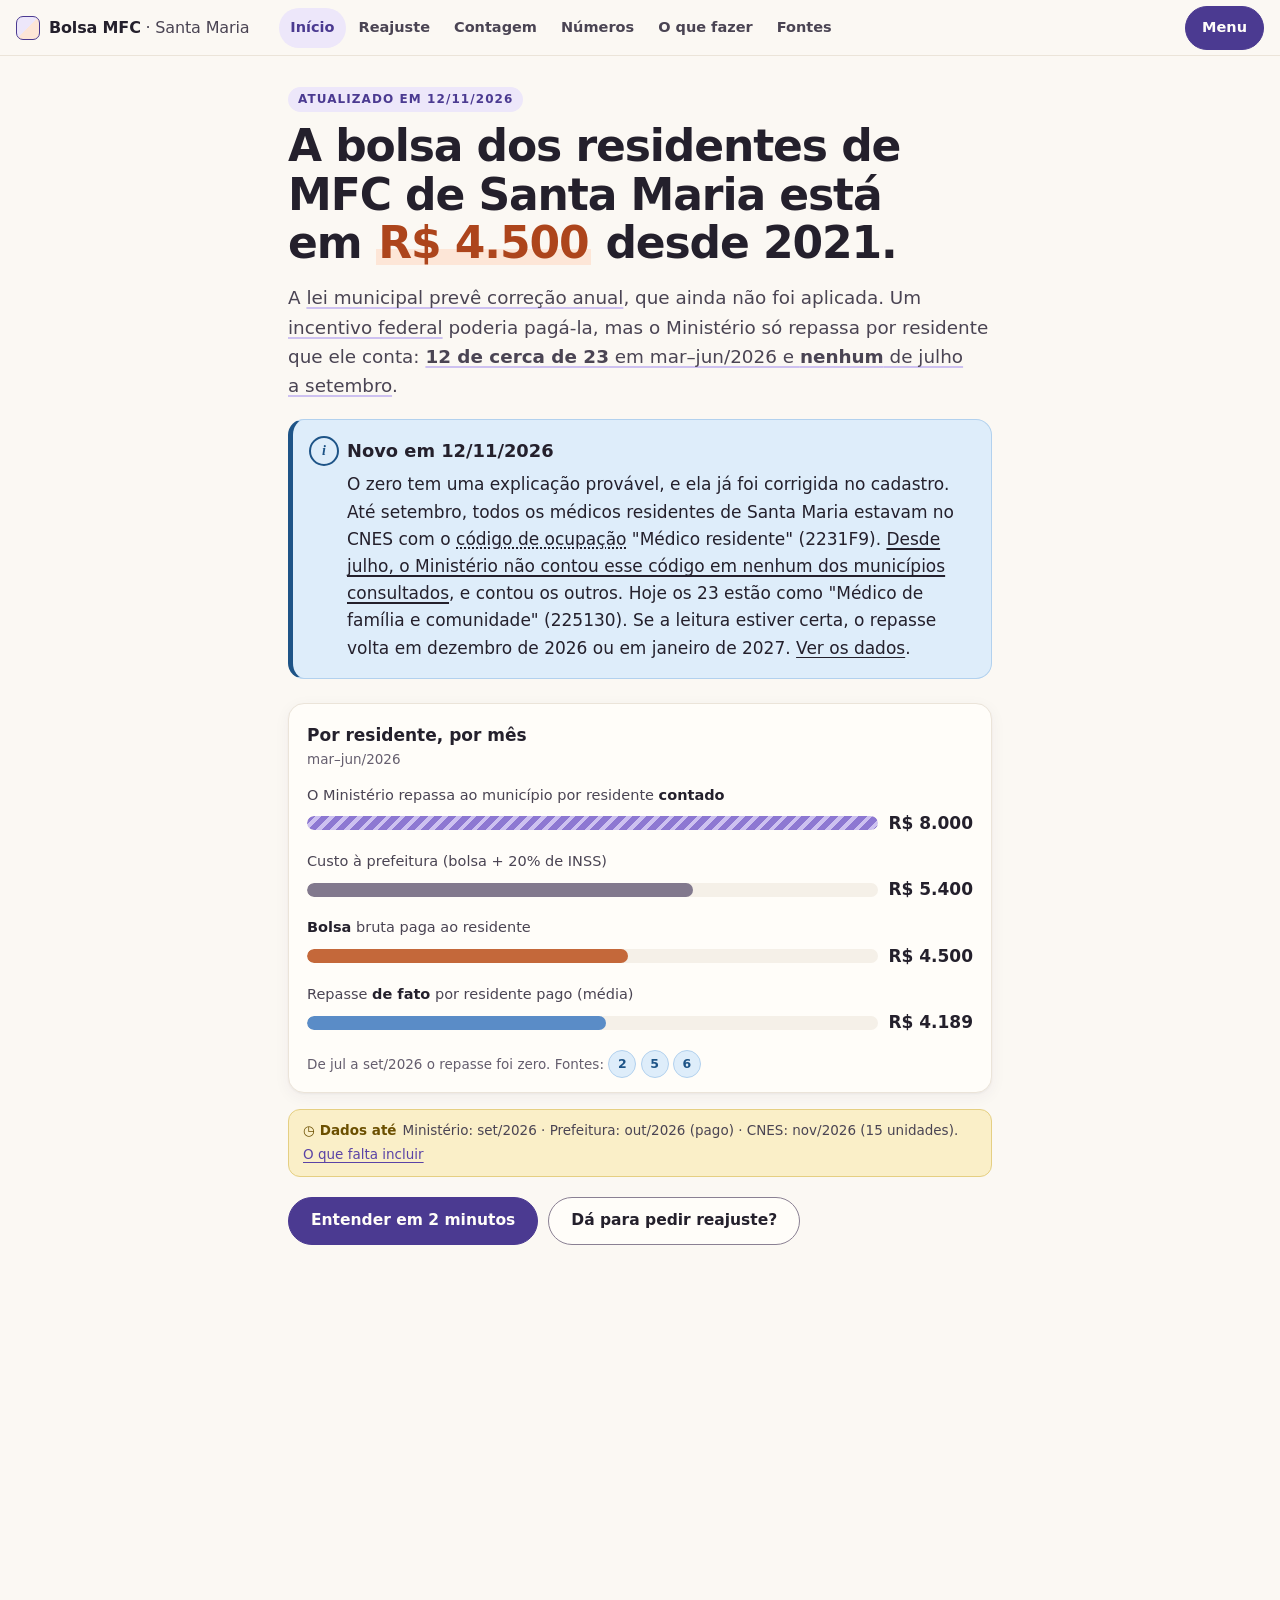
<file: index.html>
<!doctype html>
<html lang="pt-BR">
<head>
<meta charset="utf-8">
<meta name="viewport" content="width=device-width, initial-scale=1, viewport-fit=cover">
<title>Bolsa dos residentes de MFC — Santa Maria/RS</title>
<meta name="description" content="Dossiê público sobre a bolsa dos médicos residentes de Medicina de Família e Comunidade de Santa Maria/RS e o incentivo federal de residência. Cada número tem fonte e selo: fato, estimativa ou em aberto.">
<!--b:cabeca-->
<meta name="color-scheme" content="light dark">
<meta name="theme-color" content="#fbf8f3" media="(prefers-color-scheme: light)">
<meta name="theme-color" content="#16141b" media="(prefers-color-scheme: dark)">
<meta property="og:type" content="website">
<meta property="og:locale" content="pt_BR">
<meta property="og:title" content="Bolsa dos residentes de MFC — Santa Maria/RS">
<meta property="og:description" content="Dossiê público sobre a bolsa dos médicos residentes de Medicina de Família e Comunidade de Santa Maria/RS e o incentivo federal de residência. Cada número tem fonte e selo: fato, estimativa ou em aberto.">
<link rel="icon" href="data:image/svg+xml,<svg xmlns='http://www.w3.org/2000/svg' viewBox='0 0 32 32'><rect x='1' y='1' width='30' height='30' rx='8' fill='%23ede7fa' stroke='%234b3a91' stroke-width='2'/><path d='M2 30 30 2v21a7 7 0 0 1-7 7z' fill='%23fde6d7'/><path d='M8 23V9h4l4 7 4-7h4v14' fill='none' stroke='%234b3a91' stroke-width='3' stroke-linejoin='round'/></svg>">
<link rel="stylesheet" href="assets/dossie.css">
<script>(function (d) { d.classList.add("js"); try { var t = localStorage.getItem("dossie-tema"); if (t === "light" || t === "dark") d.setAttribute("data-theme", t); } catch (e) {} })(document.documentElement);</script>
<script src="assets/fontes.js" defer></script>
<script src="assets/dossie.js" defer></script>
<!--/b:cabeca-->
</head>
<body data-pagina="index.html">
<!--b:topo-->
<a class="skip" href="#conteudo">Pular para o conteúdo</a>
<header class="bar">
  <a class="marca" href="index.html">Bolsa MFC <span>· Santa Maria</span></a>
  <nav class="nav-topo" aria-label="Páginas principais"><a href="index.html" aria-current="page">Início</a><a href="reajuste.html">Reajuste</a><a href="contagem.html">Contagem</a><a href="numeros.html">Números</a><a href="fazer.html">O que fazer</a><a href="fontes.html">Fontes</a></nav>
  <div class="bar-acoes">
    <a class="bar-btn so-celular" href="fontes.html">Fontes</a>
    <a class="bar-btn primario" href="#mapa" id="abre-menu" aria-haspopup="dialog">Menu</a>
  </div>
</header>
<!--/b:topo-->

<main id="conteudo">

  <section class="hero" id="topo">
    <p class="rotulo">Atualizado em <!--b:data-->12/11/2026<!--/b:data--></p>
    <h1>A bolsa dos residentes de MFC de Santa Maria está em <em>R$ 4.500</em> desde 2021.</h1>
    <p class="lead">A <a class="cita" href="fontes.html#ref-1" data-ref="1">lei municipal prevê correção anual</a>, que
    ainda não foi aplicada. Um <a class="cita" href="fontes.html#ref-2" data-ref="2">incentivo federal</a> poderia pagá-la,
    mas o Ministério só repassa por residente que ele conta: <a class="cita" href="fontes.html#ref-5" data-ref="5 6"><strong>12
    de cerca de 23</strong> em mar–jun/2026 e <strong>nenhum</strong> de julho a setembro</a>.</p>

    <aside class="destaque">
      <p class="destaque-tit">Novo em 12/11/2026</p>
      <p>O zero tem uma explicação provável, e ela já foi corrigida no cadastro. Até setembro, todos os médicos residentes
      de Santa Maria estavam no CNES com o <a class="termo" href="glossario.html#t-cbo" data-termo="cbo">código de
      ocupação</a> "Médico residente" (2231F9). <a class="cita" href="fontes.html#ref-24" data-ref="24 23">Desde julho, o
      Ministério não contou esse código em nenhum dos municípios consultados</a>, e contou os outros. Hoje os 23 estão
      como "Médico de família e comunidade" (225130). Se a leitura estiver certa, o repasse volta em dezembro de 2026 ou
      em janeiro de 2027. <a href="contagem.html#cbo">Ver os dados</a>.</p>
    </aside>

    <figure class="porres" aria-labelledby="porres-tit">
      <figcaption id="porres-tit">Por residente, por mês <span>mar–jun/2026</span></figcaption>
      <ul>
        <li><span class="pr-rot">O Ministério repassa ao município por residente <b>contado</b></span>
          <span class="pr-linha"><span class="pr-bar"><i class="b-cont" style="--w:100%"></i></span><span class="pr-val">R$ 8.000</span></span></li>
        <li><span class="pr-rot">Custo à prefeitura (bolsa + 20% de INSS)</span>
          <span class="pr-linha"><span class="pr-bar"><i class="b-custo" style="--w:67.5%"></i></span><span class="pr-val">R$ 5.400</span></span></li>
        <li><span class="pr-rot"><b>Bolsa</b> bruta paga ao residente</span>
          <span class="pr-linha"><span class="pr-bar"><i class="b-bolsa" style="--w:56.25%"></i></span><span class="pr-val">R$ 4.500</span></span></li>
        <li><span class="pr-rot">Repasse <b>de fato</b> por residente pago (média)</span>
          <span class="pr-linha"><span class="pr-bar"><i class="b-media" style="--w:52.4%"></i></span><span class="pr-val">R$ 4.189</span></span></li>
      </ul>
      <p class="rodape">De jul a set/2026 o repasse foi zero. Fontes: <a class="ref" href="fontes.html#ref-2" data-ref="2">2</a>
      <a class="ref" href="fontes.html#ref-5" data-ref="5">5</a> <a class="ref" href="fontes.html#ref-6" data-ref="6">6</a></p>
    </figure>

    <!--b:situacao-curta--><p class="dados-ate"><span>Dados até</span> Ministério: set/2026 · Prefeitura: out/2026 (pago) · CNES: nov/2026 (15 unidades). <a href="numeros.html#situacao">O que falta incluir</a></p><!--/b:situacao-curta-->

    <div class="acoes">
      <a class="btn primario" href="#resumo">Entender em 2 minutos</a>
      <a class="btn" href="reajuste.html">Dá para pedir reajuste?</a>
    </div>
  </section>

  <section id="resumo">
    <p class="rotulo">Em 2 minutos</p>
    <h2>Quatro coisas para entender</h2>
    <p class="lead">Toque em cada uma para ver a explicação. <span class="dica-cita">Trechos sublinhados assim</span> têm
    fonte: passe o mouse ou toque para ver a referência e abrir o documento.</p>

    <details class="item">
      <summary><span class="item-num">1</span><span class="item-tit">A bolsa não é corrigida desde 2021</span>
        <span class="item-chave">R$ 4.500 desde abril de 2021. Corrigida pela inflação, seria cerca de R$ 6.228.</span></summary>
      <div class="item-corpo">
        <p>A <a class="cita" href="fontes.html#ref-1" data-ref="1">Lei municipal 6.516/2020 prevê correção anual da bolsa</a>
        segundo critérios do Ministério da Saúde (art. 3º, §1º). Os <a class="cita" href="fontes.html#ref-6" data-ref="6">empenhos
        mostram o mesmo valor, R$ 4.500 por residente, de abril de 2021 a outubro de 2026</a>.</p>
        <p>Pela inflação oficial (<a class="cita" href="fontes.html#ref-10" data-ref="10">IPCA de jan/2021 a set/2026, alta de
        38,4%</a>), os R$ 4.500 equivaleriam hoje a cerca de <strong>R$ 6.228</strong>.</p>
        <div class="selos"><span class="selo fato">Fato</span><a class="ref" href="fontes.html#ref-1" data-ref="1">1</a><a class="ref" href="fontes.html#ref-6" data-ref="6">6</a>
          <span class="selo est">Estimativa: inflação</span><a class="ref" href="fontes.html#ref-10" data-ref="10">10</a></div>
      </div>
    </details>

    <details class="item">
      <summary><span class="item-num">2</span><span class="item-tit">R$ 8.000 é por residente que o Ministério conta</span>
        <span class="item-chave">Em mar–jun/2026 ele contou 12 de cerca de 23. De julho a setembro, nenhum.</span></summary>
      <div class="item-corpo">
        <p>Desde fevereiro de 2026 o Ministério <a class="cita" href="fontes.html#ref-2" data-ref="2">repassa ao município
        R$ 8.000 por mês por residente de medicina</a> que passa na checagem daquele mês (antes eram R$ 4.500). O dinheiro vai
        para o Fundo Municipal de Saúde, não para o residente.</p>
        <p>Dividindo o que entrou pelo número de residentes que a prefeitura pagou, a média foi
        <a class="cita" href="fontes.html#ref-5" data-ref="5 6"><strong>R$ 4.189</strong> por residente em mar–jun/2026</a>,
        abaixo da bolsa. Só em fevereiro de 2026, com 17 contados, a média passou da bolsa.</p>
        <div class="selos"><span class="selo fato">Fato</span><a class="ref" href="fontes.html#ref-2" data-ref="2">2</a><a class="ref" href="fontes.html#ref-5" data-ref="5">5</a><a class="ref" href="fontes.html#ref-6" data-ref="6">6</a></div>
      </div>
    </details>

    <details class="item">
      <summary><span class="item-num">3</span><span class="item-tit">Em 2026, a prefeitura completa a folha com dinheiro próprio</span>
        <span class="item-chave">Com a contagem de mar–jun/2026 (12), o incentivo não cobre as bolsas.</span></summary>
      <div class="item-corpo">
        <p>Em agosto de 2026, a folha custava <a class="cita" href="fontes.html#ref-6" data-ref="6"><strong>R$ 118.800 por mês</strong>: 22
        bolsas de R$ 4.500 e 20% de INSS patronal</a>. Com 12 contados, como em mar–jun/2026,
        <a class="cita" href="fontes.html#ref-5" data-ref="5 7">entram R$ 96.000</a>. De julho a setembro não entrou nada,
        e a bolsa foi paga mesmo assim. A <a class="cita" href="fontes.html#ref-1" data-ref="1">lei municipal condiciona a
        bolsa à existência do repasse federal</a> (art. 3º, §2º): enquanto o incentivo de residência não voltar, isso é um
        risco para a continuidade do pagamento.</p>
        <p>De novembro de 2024 a setembro de 2026 <a class="cita" href="fontes.html#ref-5" data-ref="5">entraram R$ 1.406.500
        de incentivo</a>, e a prefeitura <a class="cita" href="fontes.html#ref-6" data-ref="6">pagou R$ 2.036.550 em bolsas</a>.</p>
        <div class="selos"><span class="selo fato">Fato</span><a class="ref" href="fontes.html#ref-5" data-ref="5">5</a><a class="ref" href="fontes.html#ref-6" data-ref="6">6</a><a class="ref" href="fontes.html#ref-7" data-ref="7">7</a></div>
      </div>
    </details>

    <details class="item">
      <summary><span class="item-num">4</span><span class="item-tit">Se o Ministério contar 18, a correção se paga</span>
        <span class="item-chave">Com 18 residentes contados (o teto credenciado), o incentivo daria para uma bolsa de até R$ 5.454.</span></summary>
      <div class="item-corpo">
        <p>Cada residente custa à prefeitura R$ 5.400 por mês (bolsa + INSS), contado ou não. Cada um que o Ministério
        conta traz R$ 8.000. Com <a class="cita" href="fontes.html#ref-5" data-ref="5">18 contados (o teto de vagas
        credenciadas)</a> entrariam R$ 144.000 por mês: o bastante para pagar R$ 5.454 aos 22 residentes, com INSS, sem
        dinheiro próprio.</p>
        <p>Se o Ministério tivesse contado 18 de março a setembro de 2026, teriam entrado cerca de <strong>R$ 624 mil</strong>
        a mais. Isso paga dois anos da correção para R$ 5.454, que custa R$ 25.200 a mais por mês (R$ 302 mil por ano).</p>
        <p>A contagem depende de três frentes: o cadastro no <a class="termo" href="glossario.html#t-cnes" data-termo="cnes">CNES</a>,
        que é da gestão municipal (<a class="cita" href="fontes.html#ref-2" data-ref="2">art. 172-F, §5º</a>); a situação dos
        residentes na <a class="termo" href="glossario.html#t-cnrm" data-termo="cnrm">CNRM</a>, que cabe às COREMEs; e o
        credenciamento, que o Ministério decide. Para o zero de julho a setembro, a explicação mais provável é o código de
        ocupação do cadastro, já trocado; o Ministério ainda não confirmou.
        <a href="contagem.html">Veja onde trava a contagem</a>.</p>
        <div class="selos"><span class="selo est">Estimativa</span><a class="ref" href="fontes.html#ref-2" data-ref="2">2</a><a class="ref" href="fontes.html#ref-5" data-ref="5">5</a>
          <span class="selo aberto">Causa em aberto</span></div>
      </div>
    </details>
  </section>

  <section id="seguir">
    <p class="rotulo">Por onde seguir</p>
    <h2>O dossiê, por partes</h2>
    <p class="lead">Cada página trata de uma pergunta. Todas têm as fontes à mão.</p>
    <!--b:cartoes--><ul class="cartoes"><li><a href="reajuste.html"><b>Dá para pedir reajuste?</b><span>O pedido, quanto seria e como outras cidades fazem.</span></a></li><li><a href="contagem.html"><b>Onde trava a contagem</b><span>O código de ocupação (CBO), os requisitos do Ministério e o estágio externo.</span></a></li><li><a href="numeros.html"><b>Os números</b><span>Gráficos, tabelas, cada empenho e até quando vão os dados.</span></a></li><li><a href="fazer.html"><b>O que fazer</b><span>Para residentes, gestão municipal e COREMEs, com os canais.</span></a></li><li><a href="linha-do-tempo.html"><b>Linha do tempo</b><span>Do incentivo de 2019 aos três meses zerados e à troca do CBO, em 2026.</span></a></li><li><a href="fontes.html"><b>Fontes</b><span>As referências, com o que cada uma prova e onde é citada.</span></a></li><li><a href="glossario.html"><b>Glossário</b><span>CNES, CNRM, competência, empenho e outros termos.</span></a></li><li><a href="sobre.html"><b>Sobre o dossiê</b><span>Método, correções, privacidade e como reutilizar.</span></a></li></ul><!--/b:cartoes-->
  </section>

  <section id="novidades">
    <p class="rotulo">O que mudou</p>
    <h2>Últimas mudanças</h2>
    <ul class="mudancas">
      <li><b>12/11/2026.</b> Setembro também veio zerado (18 vagas, 0 contados, R$ 0). O histórico do CNES mostra que todos
      os médicos residentes estavam com o código de ocupação 2231F9 até setembro e passaram a 225130; a comparação com
      outros municípios indica que é esse código que o Ministério deixou de contar em julho. Fontes de outros municípios e
      a inflação foram conferidas nos documentos oficiais. O site ganhou visual novo, em tons pastéis.</li>
      <li><b>03/11/2026.</b> Nova coleta: o repasse de residência ficou em R$ 0 também na competência ago/2026; o FNS não
      registra crédito da rubrica em set e out/2026; os empenhos de outubro foram pagos; o CNES de nov/2026 tem 23 residentes,
      com as 15 unidades conferidas em contagem agregada.</li>
      <li><b>29/10/2026.</b> O dossiê foi dividido em páginas, uma por pergunta. Os trechos com fonte ficam sublinhados:
      passe o mouse ou toque para ver a referência e abrir o documento. Novos: "Até quando vão os dados" (na página
      Números), "Estágio externo conta para as 40 horas?" (na página Contagem) e a busca na lista de fontes.</li>
      <li><b>20/10/2026.</b> Revisão de leitura e acessibilidade: textos mais curtos, glossário ampliado, tabelas que cabem
      no celular, contraste maior.</li>
    </ul>
    <p class="mini"><a href="sobre.html#correcoes">Todas as correções e mudanças</a></p>
  </section>

  <!--b:pager--><nav aria-label="Página anterior e próxima"><ul class="pager"><li class="prox"><a href="reajuste.html" rel="next"><span>Próxima ›</span><b>Reajuste</b></a></li></ul></nav><!--/b:pager-->
</main>
<!--b:rodape-->
<footer>
  <nav id="mapa" aria-label="Todas as páginas"><ul><li><a href="index.html" aria-current="page">Início</a></li><li><a href="reajuste.html">Reajuste</a></li><li><a href="contagem.html">Contagem</a></li><li><a href="numeros.html">Números</a></li><li><a href="fazer.html">O que fazer</a></li><li><a href="linha-do-tempo.html">Linha do tempo</a></li><li><a href="fontes.html">Fontes</a></li><li><a href="glossario.html">Glossário</a></li><li><a href="sobre.html">Sobre</a></li></ul></nav>
  <p><strong>Iniciativa pessoal e independente.</strong> Não representa nem tem endosso da UFSM, da UFN ou da Prefeitura de
  Santa Maria; os nomes das instituições aparecem só para identificar as fontes.</p>
  <p><strong>Privacidade.</strong> Sem nomes, CPF, cartão SUS ou dados bancários. Residentes aparecem só em números
  agregados. Os dados vêm de fontes públicas oficiais, exceto a composição das turmas, informada por residentes (não
  oficial) e marcada como tal.</p>
  <p><strong>Correções e resposta.</strong> Pedidos de correção ou de retirada podem ser feitos por uma
  <a href="https://github.com/skabite/bolsa-residentes-santa-maria/issues" target="_blank" rel="noopener">issue no GitHub</a>. Uma resposta da Secretaria de Saúde ou das
  COREMEs será publicada aqui com o mesmo destaque.</p>
  <p>Atualizado em 12/11/2026. O site não usa rastreadores nem envia dados a nenhum servidor. Textos sob
  <a href="https://creativecommons.org/licenses/by/4.0/deed.pt-br" target="_blank" rel="noopener">CC BY 4.0</a>; código sob
  licença MIT. <a href="sobre.html">Sobre o dossiê</a>.</p>
</footer>

<dialog id="menu" class="folha" aria-labelledby="menu-tit">
  <div class="folha-topo"><h2 id="menu-tit">Páginas</h2><button class="fechar" type="button" data-fechar>Fechar</button></div>
  <div class="folha-corpo">
    <ul class="menu-lista">
      <li><a href="index.html" aria-current="page"><span><b>Início</b><small>A situação em 2 minutos, com os quatro pontos principais.</small></span></a></li>
      <li><a href="reajuste.html"><span><b>Dá para pedir reajuste?</b><small>O pedido, quanto seria e como outras cidades fazem.</small></span></a></li>
      <li><a href="contagem.html"><span><b>Onde trava a contagem</b><small>O código de ocupação (CBO), os requisitos do Ministério e o estágio externo.</small></span></a></li>
      <li><a href="numeros.html"><span><b>Os números</b><small>Gráficos, tabelas, cada empenho e até quando vão os dados.</small></span></a></li>
      <li><a href="fazer.html"><span><b>O que fazer</b><small>Para residentes, gestão municipal e COREMEs, com os canais.</small></span></a></li>
      <li><a href="linha-do-tempo.html"><span><b>Linha do tempo</b><small>Do incentivo de 2019 aos três meses zerados e à troca do CBO, em 2026.</small></span></a></li>
      <li><a href="fontes.html"><span><b>Fontes</b><small>As referências, com o que cada uma prova e onde é citada.</small></span></a></li>
      <li><a href="glossario.html"><span><b>Glossário</b><small>CNES, CNRM, competência, empenho e outros termos.</small></span></a></li>
      <li><a href="sobre.html"><span><b>Sobre o dossiê</b><small>Método, correções, privacidade e como reutilizar.</small></span></a></li>
    </ul>
    <div class="tema" role="group" aria-label="Tema">
      <button type="button" data-tema="auto">Automático</button>
      <button type="button" data-tema="light">Claro</button>
      <button type="button" data-tema="dark">Escuro</button>
    </div>
  </div>
</dialog>
<div class="balao" id="balao" hidden></div>
<div class="tip" id="tip" aria-hidden="true"></div>
<!--/b:rodape-->
</body>
</html>
</file>
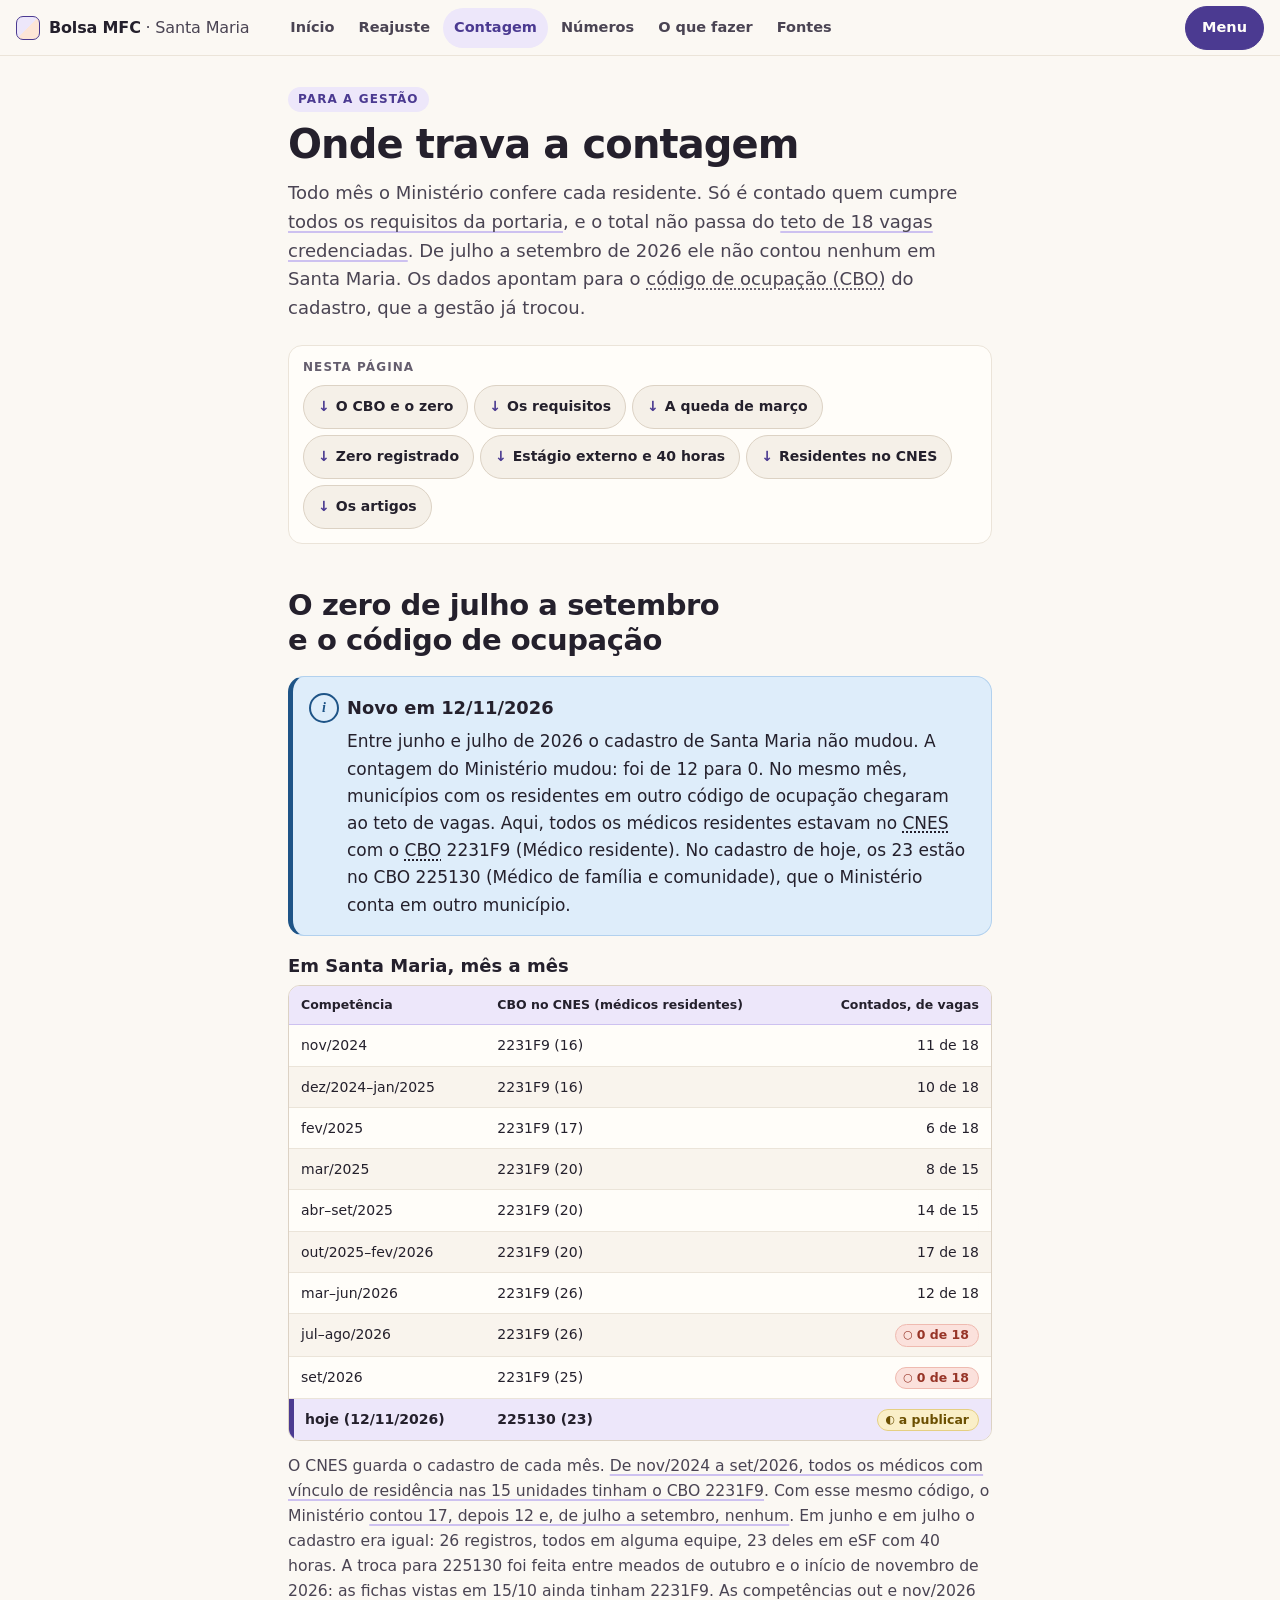
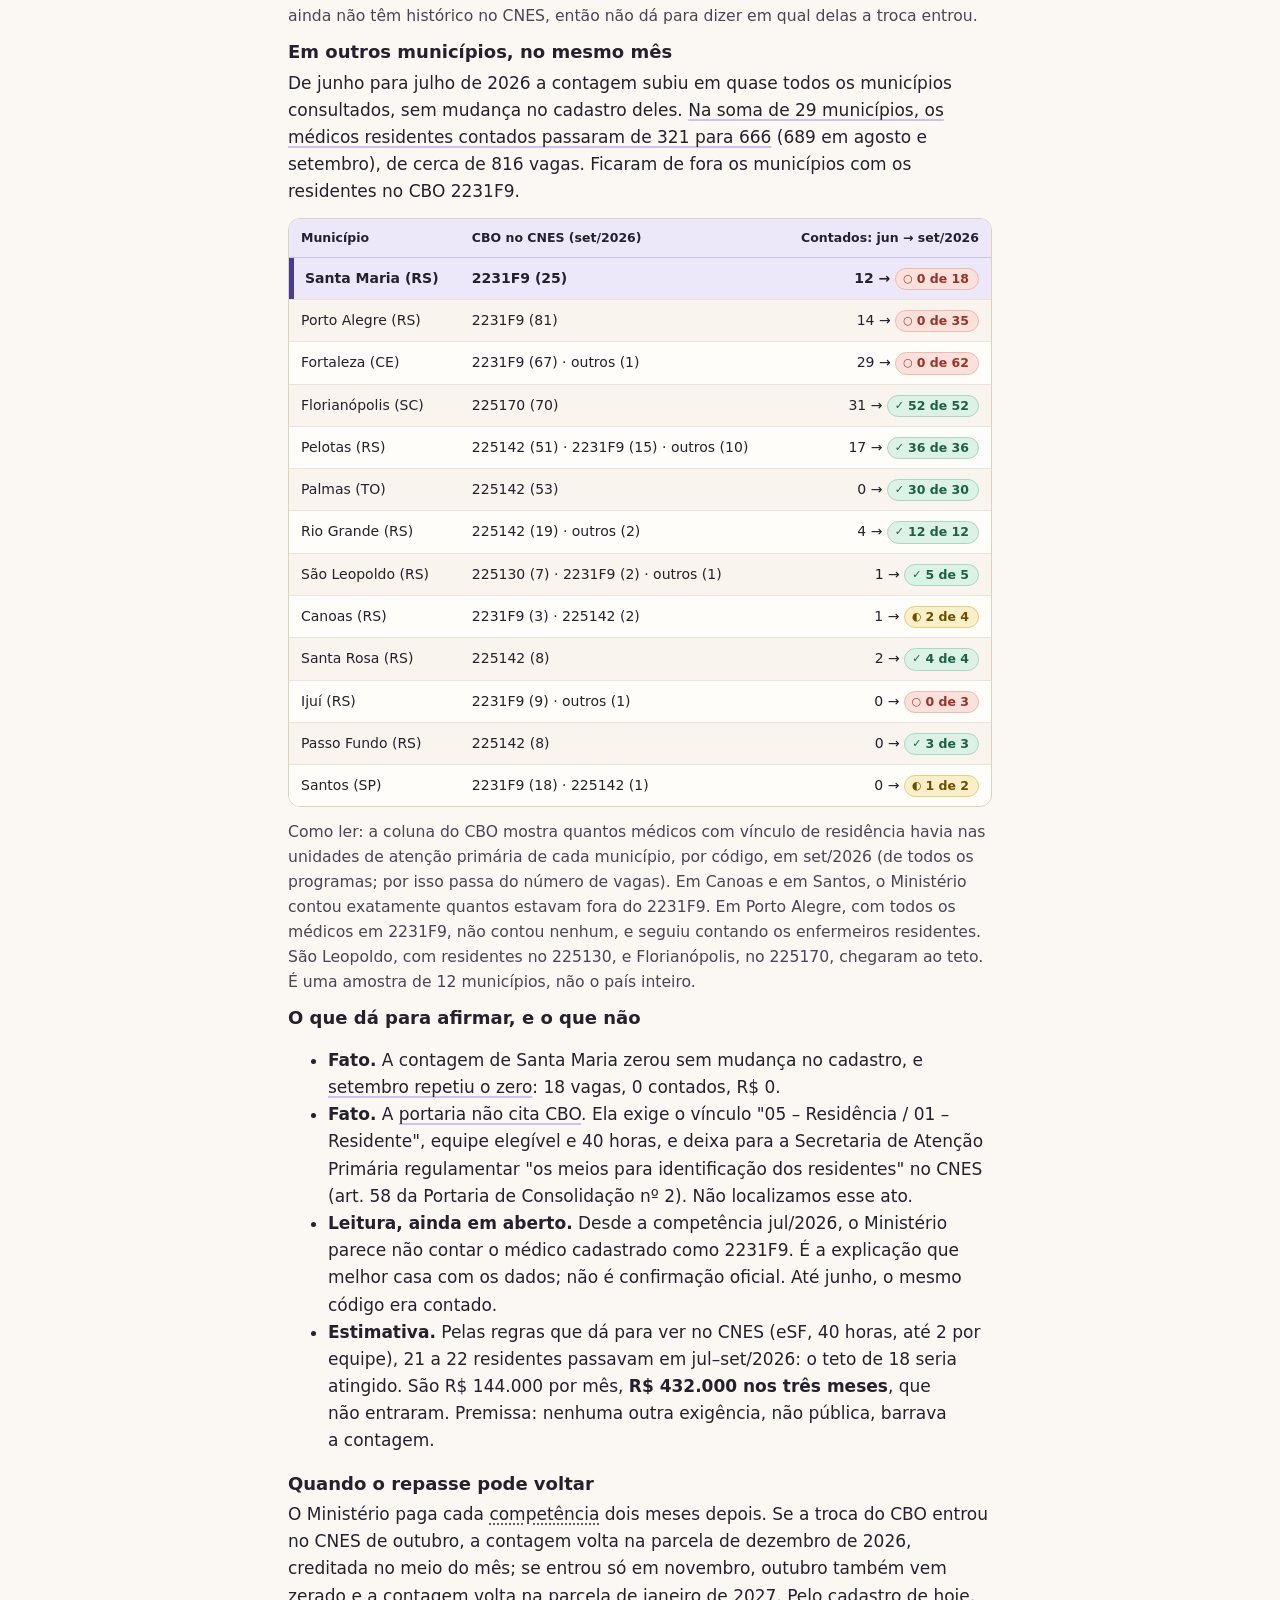
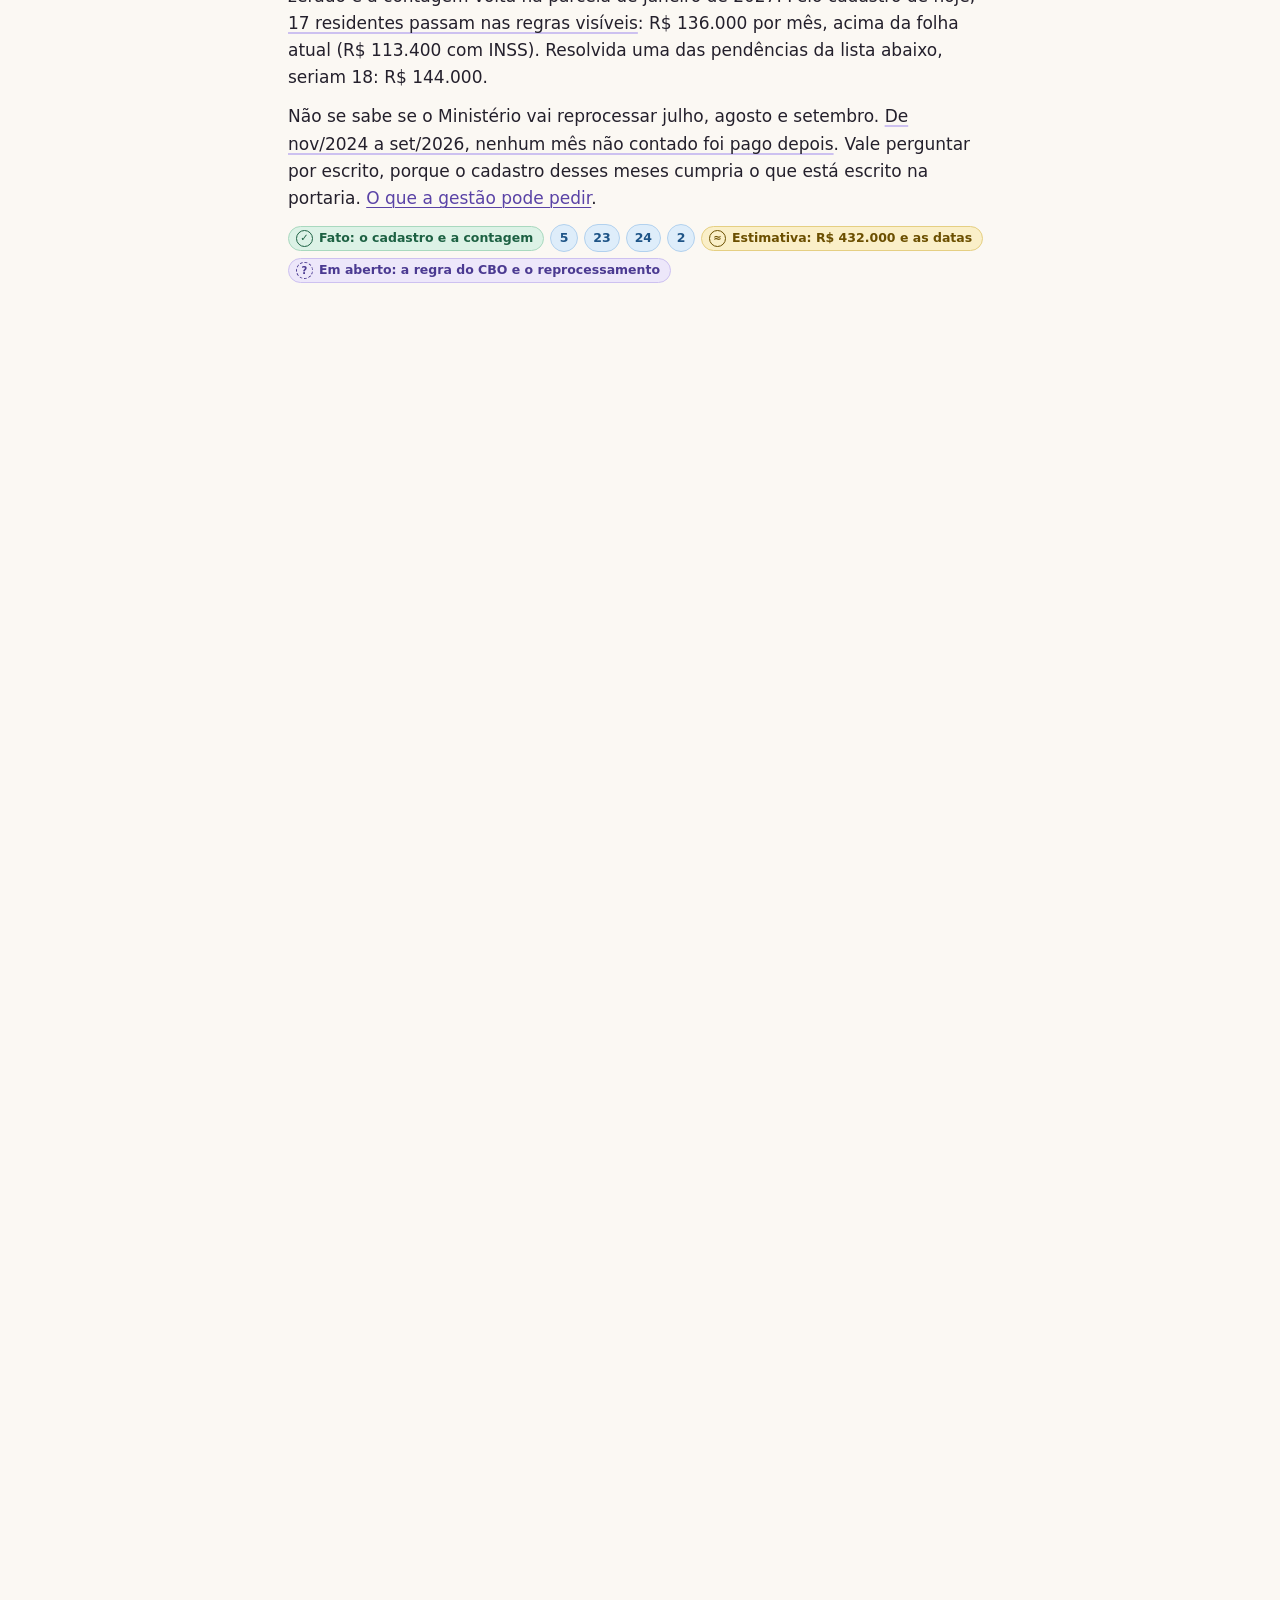
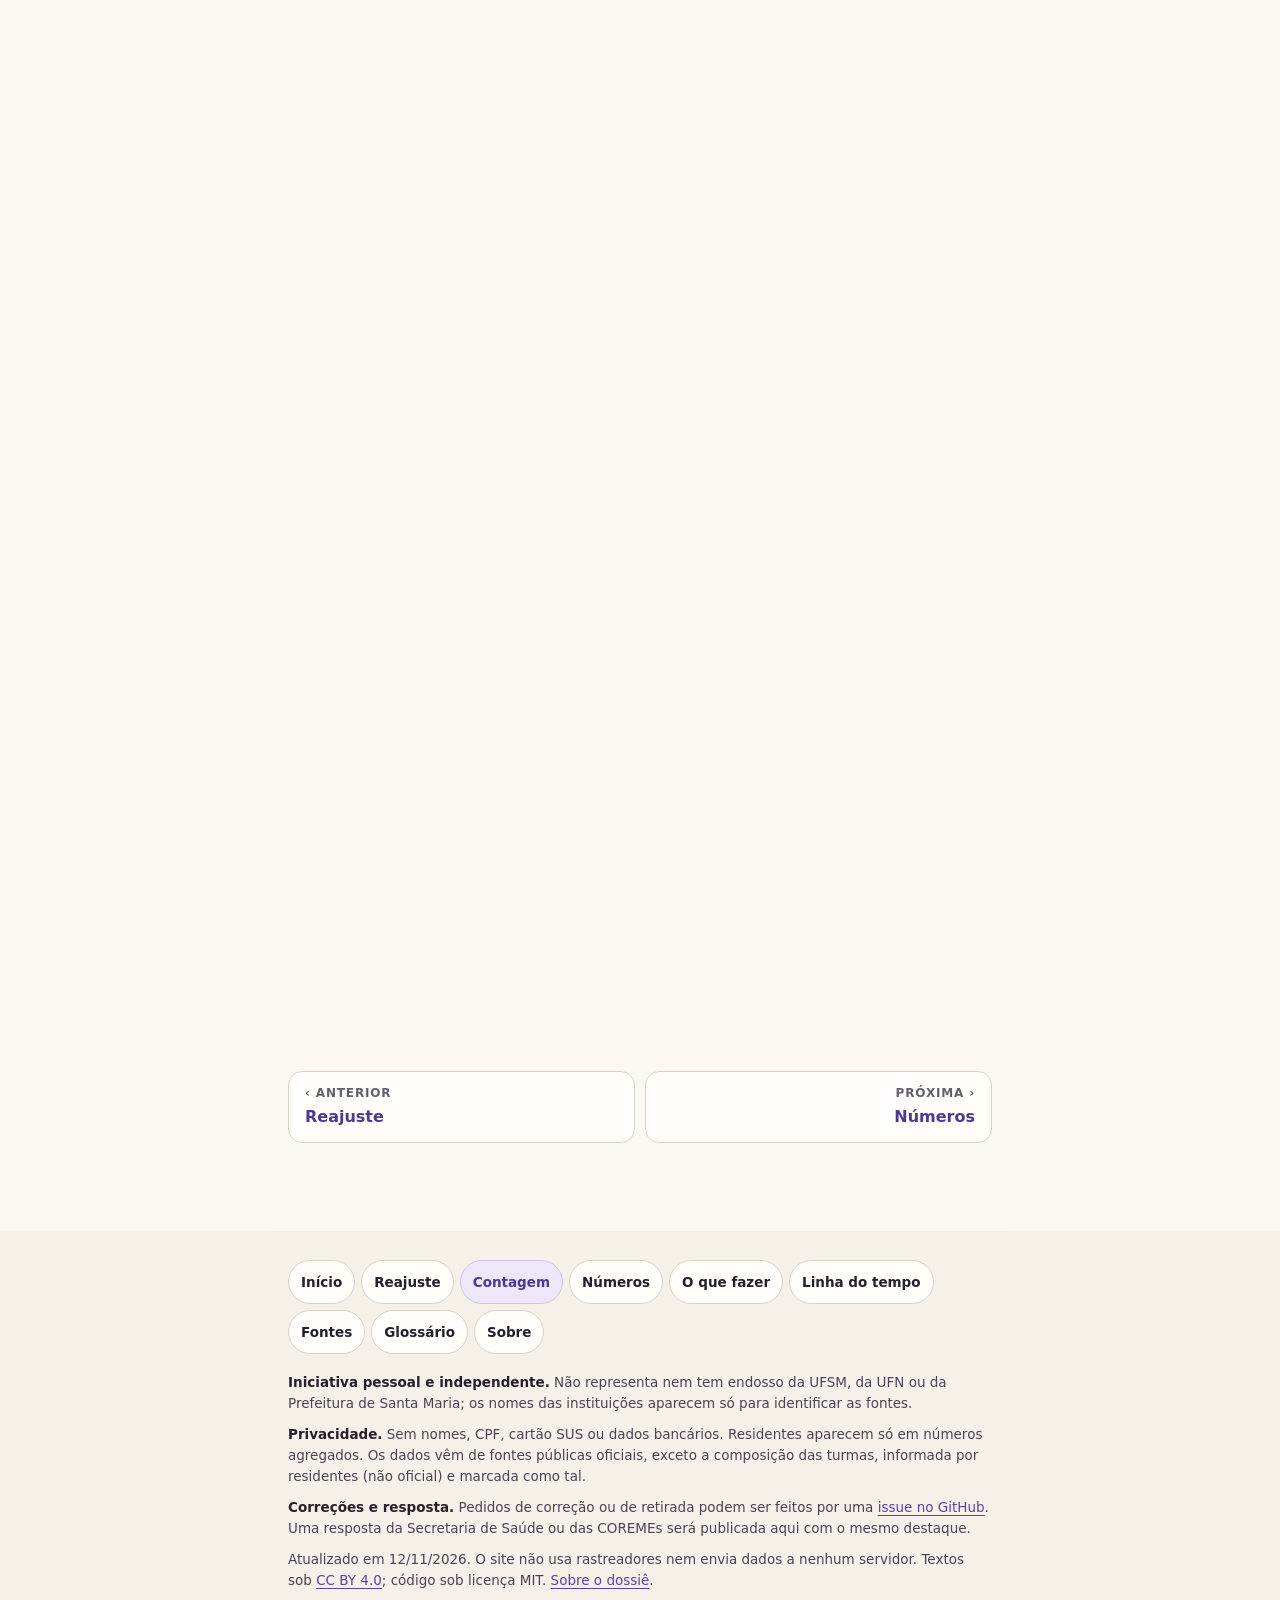
<file: contagem.html>
<!doctype html>
<html lang="pt-BR">
<head>
<meta charset="utf-8">
<meta name="viewport" content="width=device-width, initial-scale=1, viewport-fit=cover">
<title>Onde trava a contagem — Bolsa MFC Santa Maria</title>
<meta name="description" content="Por que o Ministério contou zero residentes em Santa Maria de julho a setembro de 2026: o código de ocupação (CBO) do cadastro, os requisitos da Portaria GM/MS 10.193/2026, a queda de março e o estágio externo.">
<!--b:cabeca-->
<meta name="color-scheme" content="light dark">
<meta name="theme-color" content="#fbf8f3" media="(prefers-color-scheme: light)">
<meta name="theme-color" content="#16141b" media="(prefers-color-scheme: dark)">
<meta property="og:type" content="website">
<meta property="og:locale" content="pt_BR">
<meta property="og:title" content="Onde trava a contagem — Bolsa MFC Santa Maria">
<meta property="og:description" content="Por que o Ministério contou zero residentes em Santa Maria de julho a setembro de 2026: o código de ocupação (CBO) do cadastro, os requisitos da Portaria GM/MS 10.193/2026, a queda de março e o estágio externo.">
<link rel="icon" href="data:image/svg+xml,<svg xmlns='http://www.w3.org/2000/svg' viewBox='0 0 32 32'><rect x='1' y='1' width='30' height='30' rx='8' fill='%23ede7fa' stroke='%234b3a91' stroke-width='2'/><path d='M2 30 30 2v21a7 7 0 0 1-7 7z' fill='%23fde6d7'/><path d='M8 23V9h4l4 7 4-7h4v14' fill='none' stroke='%234b3a91' stroke-width='3' stroke-linejoin='round'/></svg>">
<link rel="stylesheet" href="assets/dossie.css">
<script>(function (d) { d.classList.add("js"); try { var t = localStorage.getItem("dossie-tema"); if (t === "light" || t === "dark") d.setAttribute("data-theme", t); } catch (e) {} })(document.documentElement);</script>
<script src="assets/fontes.js" defer></script>
<script src="assets/dossie.js" defer></script>
<!--/b:cabeca-->
</head>
<body data-pagina="contagem.html">
<!--b:topo-->
<a class="skip" href="#conteudo">Pular para o conteúdo</a>
<header class="bar">
  <a class="marca" href="index.html">Bolsa MFC <span>· Santa Maria</span></a>
  <nav class="nav-topo" aria-label="Páginas principais"><a href="index.html">Início</a><a href="reajuste.html">Reajuste</a><a href="contagem.html" aria-current="page">Contagem</a><a href="numeros.html">Números</a><a href="fazer.html">O que fazer</a><a href="fontes.html">Fontes</a></nav>
  <div class="bar-acoes">
    <a class="bar-btn so-celular" href="fontes.html">Fontes</a>
    <a class="bar-btn primario" href="#mapa" id="abre-menu" aria-haspopup="dialog">Menu</a>
  </div>
</header>
<!--/b:topo-->

<main id="conteudo">
  <header class="topo-pagina">
    <p class="rotulo">Para a gestão</p>
    <h1>Onde trava a contagem</h1>
    <p class="lead">Todo mês o Ministério confere cada residente. Só é contado quem cumpre
    <a class="cita" href="fontes.html#ref-2" data-ref="2">todos os requisitos da portaria</a>, e o total não passa do
    <a class="cita" href="fontes.html#ref-5" data-ref="5">teto de 18 vagas credenciadas</a>. De julho a setembro de 2026
    ele não contou nenhum em Santa Maria. Os dados apontam para o
    <a class="termo" href="glossario.html#t-cbo" data-termo="cbo">código de ocupação (CBO)</a> do cadastro, que a gestão
    já trocou.</p>
  </header>

  <!--b:toc--><nav class="toc" aria-label="Nesta página"><p>Nesta página</p><ol><li><a href="#cbo">O CBO e o zero</a></li><li><a href="#requisitos">Os requisitos</a></li><li><a href="#marco">A queda de março</a></li><li><a href="#julho">Zero registrado</a></li><li><a href="#estagio">Estágio externo e 40 horas</a></li><li><a href="#cnes">Residentes no CNES</a></li><li><a href="#portaria">Os artigos</a></li></ol></nav><!--/b:toc-->

  <section id="cbo" data-toc="O CBO e o zero">
    <h2>O zero de julho a setembro e o código de ocupação</h2>
    <aside class="destaque">
      <p class="destaque-tit">Novo em 12/11/2026</p>
      <p>Entre junho e julho de 2026 o cadastro de Santa Maria não mudou. A contagem do Ministério mudou: foi de 12 para 0.
      No mesmo mês, municípios com os residentes em outro código de ocupação chegaram ao teto de vagas. Aqui, todos os
      médicos residentes estavam no <a class="termo" href="glossario.html#t-cnes" data-termo="cnes">CNES</a> com o
      <a class="termo" href="glossario.html#t-cbo" data-termo="cbo">CBO</a> 2231F9 (Médico residente). No cadastro de
      hoje, os 23 estão no CBO 225130 (Médico de família e comunidade), que o Ministério conta em outro município.</p>
    </aside>

    <h3>Em Santa Maria, mês a mês</h3>
    <!--t:cbo-sm--><div class="tabela cmp"><table><thead><tr><th>Competência</th><th>CBO no CNES (médicos residentes)</th><th class="n">Contados, de vagas</th></tr></thead><tbody><tr><td>nov/2024</td><td>2231F9 (16)</td><td class="n">11 de 18</td></tr><tr><td>dez/2024–jan/2025</td><td>2231F9 (16)</td><td class="n">10 de 18</td></tr><tr><td>fev/2025</td><td>2231F9 (17)</td><td class="n">6 de 18</td></tr><tr><td>mar/2025</td><td>2231F9 (20)</td><td class="n">8 de 15</td></tr><tr><td>abr–set/2025</td><td>2231F9 (20)</td><td class="n">14 de 15</td></tr><tr><td>out/2025–fev/2026</td><td>2231F9 (20)</td><td class="n">17 de 18</td></tr><tr><td>mar–jun/2026</td><td>2231F9 (26)</td><td class="n">12 de 18</td></tr><tr><td>jul–ago/2026</td><td>2231F9 (26)</td><td class="n"><span class="pill zero">0 de 18</span></td></tr><tr><td>set/2026</td><td>2231F9 (25)</td><td class="n"><span class="pill zero">0 de 18</span></td></tr><tr class="eu"><td>hoje (12/11/2026)</td><td>225130 (23)</td><td class="n"><span class="pill parcial">a publicar</span></td></tr></tbody></table></div><!--/t:cbo-sm-->
    <p class="nota">O CNES guarda o cadastro de cada mês. <a class="cita" href="fontes.html#ref-23" data-ref="23">De nov/2024 a
    set/2026, todos os médicos com vínculo de residência nas 15 unidades tinham o CBO 2231F9</a>. Com esse mesmo código, o
    Ministério <a class="cita" href="fontes.html#ref-5" data-ref="5">contou 17, depois 12 e, de julho a setembro, nenhum</a>.
    Em junho e em julho o cadastro era igual: 26 registros, todos em alguma equipe, 23 deles em eSF com 40 horas. A troca
    para 225130 foi feita entre meados de outubro e o início de novembro de 2026: as fichas vistas em 15/10 ainda tinham
    2231F9. As competências out e nov/2026 ainda não têm histórico no CNES, então não dá para dizer em qual delas a troca
    entrou.</p>

    <h3>Em outros municípios, no mesmo mês</h3>
    <p>De junho para julho de 2026 a contagem subiu em quase todos os municípios consultados, sem mudança no cadastro
    deles. <a class="cita" href="fontes.html#ref-24" data-ref="24">Na soma de 29 municípios, os médicos residentes contados
    passaram de 321 para 666</a> (689 em agosto e setembro), de cerca de 816 vagas. Ficaram de fora os municípios com os
    residentes no CBO 2231F9.</p>
    <!--t:cbo-cmp--><div class="tabela cmp"><table><thead><tr><th>Município</th><th>CBO no CNES (set/2026)</th><th class="n">Contados: jun → set/2026</th></tr></thead><tbody><tr class="eu"><td>Santa Maria (RS)</td><td>2231F9 (25)</td><td class="n">12 <span aria-hidden="true">→</span><span class="vh"> em junho; em setembro, </span> <span class="pill zero">0 de 18</span></td></tr><tr><td>Porto Alegre (RS)</td><td>2231F9 (81)</td><td class="n">14 <span aria-hidden="true">→</span><span class="vh"> em junho; em setembro, </span> <span class="pill zero">0 de 35</span></td></tr><tr><td>Fortaleza (CE)</td><td>2231F9 (67) · outros (1)</td><td class="n">29 <span aria-hidden="true">→</span><span class="vh"> em junho; em setembro, </span> <span class="pill zero">0 de 62</span></td></tr><tr><td>Florianópolis (SC)</td><td>225170 (70)</td><td class="n">31 <span aria-hidden="true">→</span><span class="vh"> em junho; em setembro, </span> <span class="pill ok">52 de 52</span></td></tr><tr><td>Pelotas (RS)</td><td>225142 (51) · 2231F9 (15) · outros (10)</td><td class="n">17 <span aria-hidden="true">→</span><span class="vh"> em junho; em setembro, </span> <span class="pill ok">36 de 36</span></td></tr><tr><td>Palmas (TO)</td><td>225142 (53)</td><td class="n">0 <span aria-hidden="true">→</span><span class="vh"> em junho; em setembro, </span> <span class="pill ok">30 de 30</span></td></tr><tr><td>Rio Grande (RS)</td><td>225142 (19) · outros (2)</td><td class="n">4 <span aria-hidden="true">→</span><span class="vh"> em junho; em setembro, </span> <span class="pill ok">12 de 12</span></td></tr><tr><td>São Leopoldo (RS)</td><td>225130 (7) · 2231F9 (2) · outros (1)</td><td class="n">1 <span aria-hidden="true">→</span><span class="vh"> em junho; em setembro, </span> <span class="pill ok">5 de 5</span></td></tr><tr><td>Canoas (RS)</td><td>2231F9 (3) · 225142 (2)</td><td class="n">1 <span aria-hidden="true">→</span><span class="vh"> em junho; em setembro, </span> <span class="pill parcial">2 de 4</span></td></tr><tr><td>Santa Rosa (RS)</td><td>225142 (8)</td><td class="n">2 <span aria-hidden="true">→</span><span class="vh"> em junho; em setembro, </span> <span class="pill ok">4 de 4</span></td></tr><tr><td>Ijuí (RS)</td><td>2231F9 (9) · outros (1)</td><td class="n">0 <span aria-hidden="true">→</span><span class="vh"> em junho; em setembro, </span> <span class="pill zero">0 de 3</span></td></tr><tr><td>Passo Fundo (RS)</td><td>225142 (8)</td><td class="n">0 <span aria-hidden="true">→</span><span class="vh"> em junho; em setembro, </span> <span class="pill ok">3 de 3</span></td></tr><tr><td>Santos (SP)</td><td>2231F9 (18) · 225142 (1)</td><td class="n">0 <span aria-hidden="true">→</span><span class="vh"> em junho; em setembro, </span> <span class="pill parcial">1 de 2</span></td></tr></tbody></table></div><!--/t:cbo-cmp-->
    <p class="nota">Como ler: a coluna do CBO mostra quantos médicos com vínculo de residência havia nas unidades de atenção
    primária de cada município, por código, em set/2026 (de todos os programas; por isso passa do número de vagas). Em
    Canoas e em Santos, o Ministério contou exatamente quantos estavam fora do 2231F9. Em Porto Alegre, com todos os
    médicos em 2231F9, não contou nenhum, e seguiu contando os enfermeiros residentes. São Leopoldo, com residentes no
    225130, e Florianópolis, no 225170, chegaram ao teto. É uma amostra de 12 municípios, não o país inteiro.</p>

    <h3>O que dá para afirmar, e o que não</h3>
    <ul>
      <li><strong>Fato.</strong> A contagem de Santa Maria zerou sem mudança no cadastro, e
      <a class="cita" href="fontes.html#ref-5" data-ref="5">setembro repetiu o zero</a>: 18 vagas, 0 contados, R$&nbsp;0.</li>
      <li><strong>Fato.</strong> A <a class="cita" href="fontes.html#ref-2" data-ref="2">portaria não cita CBO</a>. Ela exige
      o vínculo "05 – Residência / 01 – Residente", equipe elegível e 40 horas, e deixa para a Secretaria de Atenção
      Primária regulamentar "os meios para identificação dos residentes" no CNES (art. 58 da Portaria de Consolidação nº 2).
      Não localizamos esse ato.</li>
      <li><strong>Leitura, ainda em aberto.</strong> Desde a competência jul/2026, o Ministério parece não contar o médico
      cadastrado como 2231F9. É a explicação que melhor casa com os dados; não é confirmação oficial. Até junho, o mesmo
      código era contado.</li>
      <li><strong>Estimativa.</strong> Pelas regras que dá para ver no CNES (eSF, 40 horas, até 2 por equipe), 21 a 22
      residentes passavam em jul–set/2026: o teto de 18 seria atingido. São R$ 144.000 por mês, <strong>R$ 432.000 nos
      três meses</strong>, que não entraram. Premissa: nenhuma outra exigência, não pública, barrava a contagem.</li>
    </ul>

    <h3>Quando o repasse pode voltar</h3>
    <p>O Ministério paga cada <a class="termo" href="glossario.html#t-competencia" data-termo="competencia">competência</a>
    dois meses depois. Se a troca do CBO entrou no CNES de outubro, a contagem volta na parcela de dezembro de 2026,
    creditada no meio do mês; se entrou só em novembro, outubro também vem zerado e a contagem volta na parcela de janeiro
    de 2027. Pelo cadastro de hoje, <a class="cita" href="fontes.html#ref-8" data-ref="8">17 residentes passam nas regras
    visíveis</a>: R$ 136.000 por mês, acima da folha atual (R$ 113.400 com INSS). Resolvida uma das pendências da lista
    abaixo, seriam 18: R$ 144.000.</p>
    <p>Não se sabe se o Ministério vai reprocessar julho, agosto e setembro. <a class="cita" href="fontes.html#ref-5" data-ref="5">De
    nov/2024 a set/2026, nenhum mês não contado foi pago depois</a>. Vale perguntar por escrito, porque o cadastro
    desses meses cumpria o que está escrito na portaria. <a href="fazer.html#gestao">O que a gestão pode pedir</a>.</p>
    <div class="selos"><span class="selo fato">Fato: o cadastro e a contagem</span><a class="ref" href="fontes.html#ref-5" data-ref="5">5</a><a class="ref" href="fontes.html#ref-23" data-ref="23">23</a><a class="ref" href="fontes.html#ref-24" data-ref="24">24</a><a class="ref" href="fontes.html#ref-2" data-ref="2">2</a>
      <span class="selo est">Estimativa: R$ 432.000 e as datas</span>
      <span class="selo aberto">Em aberto: a regra do CBO e o reprocessamento</span></div>
  </section>

  <section id="requisitos" data-toc="Os requisitos">
    <h2>Os requisitos, um a um</h2>
    <p class="mini legenda-st" aria-hidden="true">✕ problema · ! atenção · ✓ em ordem · ? em aberto</p>
    <ol class="check">
      <li><span class="st alerta" role="img" aria-label="atenção">!</span><b>Código de ocupação (CBO) que o Ministério conta</b>
        <span><a class="cita" href="fontes.html#ref-23" data-ref="23">Até set/2026, todos estavam em 2231F9</a>, que desde
        julho não foi contado em nenhum dos municípios consultados. No cadastro de 12/11/2026 os 23 estão em 225130. Falta
        o Ministério pagar a primeira competência com o código novo. <span class="quem">Quem resolve: a gestão municipal já
        trocou; o Ministério confirma.</span></span></li>
      <li><span class="st prob" role="img" aria-label="problema">✕</span><b>Teto de vagas credenciadas no incentivo</b>
        <span>O Ministério <a class="cita" href="fontes.html#ref-5" data-ref="5">financia até 18 residentes</a>; os
        programas têm <a class="cita" href="fontes.html#ref-6" data-ref="6">cerca de 22</a>. <span class="quem">Quem resolve:
        a gestão municipal pede (e-Gestor APS) e o Ministério decide.</span></span></li>
      <li><span class="st ok" role="img" aria-label="em ordem">✓</span><b>Equipe elegível e homologada</b>
        <span><a class="cita" href="fontes.html#ref-8" data-ref="8">22 dos 23 registros de residentes no CNES estão em
        equipes eSF</a> (há mais registros que residentes pagos; veja <a href="#cnes">a tabela por unidade</a>), e
        <a class="cita" href="fontes.html#ref-9" data-ref="9">as 16 equipes com residentes estão homologadas</a>. Um está
        em <a class="termo" href="glossario.html#t-esf-eap" data-termo="esf-eap">eAP</a>, que não gera incentivo; todos os 23
        estão em alguma equipe. <span class="quem">Quem resolve: gestão municipal.</span></span></li>
      <li><span class="st ok" role="img" aria-label="em ordem">✓</span><b>Vínculo de residência e equipe no CNES</b>
        <span><a class="cita" href="fontes.html#ref-8" data-ref="8">Conferido nas 15 unidades em nov/2026</a>: os 23
        registros têm vínculo de residência e estão em alguma equipe (contagem agregada, sem nomes).
        <span class="quem">Quem resolve: gestão municipal.</span></span></li>
      <li><span class="st alerta" role="img" aria-label="atenção">!</span><b>40 horas semanais na equipe</b>
        <span><a class="cita" href="fontes.html#ref-8" data-ref="8">Em nov/2026, 4 dos 23 cadastros estão abaixo de 40h</a>
        (total agregado; não por unidade). Veja também <a href="#estagio">o estágio externo</a>.
        <span class="quem">Quem resolve: gestão municipal.</span></span></li>
      <li><span class="st alerta" role="img" aria-label="atenção">!</span><b>No máximo 2 residentes de medicina por equipe eSF</b>
        <span><a class="cita" href="fontes.html#ref-8" data-ref="8">Uma equipe tem 3</a>: ESF São Francisco (INE
        0001662821). Em São José, a equipe que tinha 3 passou a 2. <span class="quem">Quem resolve: gestão
        municipal.</span></span></li>
      <li><span class="st aberto" role="img" aria-label="em aberto">?</span><b>Cadastro atualizado</b>
        <span><a class="cita" href="fontes.html#ref-8" data-ref="8">O total caiu de 26 (jun/2026) para 23 (nov/2026)</a>.
        A contagem agregada não permite conferir registro a registro se todas as baixas de quem saiu foram feitas.
        <span class="quem">Quem resolve: gestão municipal, avisada pelas COREMEs.</span></span></li>
      <li><span class="st aberto" role="img" aria-label="em aberto">?</span><b>Situação regular na CNRM</b>
        <span>Matrícula em dia na <a class="termo" href="glossario.html#t-cnrm" data-termo="cnrm">Comissão Nacional de
        Residência Médica</a>. Não é pública. <span class="quem">Quem resolve: COREMEs (UFSM e UFN).</span></span></li>
    </ol>
    <div class="selos"><span class="selo fato">Fato: regras e CNES (15 unidades, nov/2026)</span><a class="ref" href="fontes.html#ref-2" data-ref="2">2</a><a class="ref" href="fontes.html#ref-8" data-ref="8">8</a><a class="ref" href="fontes.html#ref-9" data-ref="9">9</a><a class="ref" href="fontes.html#ref-23" data-ref="23">23</a></div>
  </section>

  <section id="marco" data-toc="A queda de março">
    <h2>A queda de março não foi só aqui</h2>
    <p>A <a class="cita" href="fontes.html#ref-5" data-ref="5">queda de 17 para 12 contados aconteceu em março de 2026</a>,
    o mês em que a turma nova entrou. O mesmo aconteceu em outros lugares:
    <a class="cita" href="fontes.html#ref-24" data-ref="24">na soma de 29 municípios consultados, os contados caíram de 605
    em fevereiro para 416 em março e 321 em junho</a>, e só voltaram a subir em julho. Pela composição das turmas informada
    pelos residentes, 12 tinham matrícula anterior a março e 11 começaram em março. A planilha do Ministério só traz o
    total: não diz quem foi contado.</p>
    <p>Em Santa Maria, <a class="cita" href="fontes.html#ref-23" data-ref="23">o cadastro da turma nova estava no CNES desde
    março</a>: 26 registros, todos em alguma equipe. O que segurou a contagem das turmas novas de março a junho, em tantos
    municípios ao mesmo tempo, não é público. A pergunta foi feita ao Ministério pela
    <a class="termo" href="glossario.html#t-lai" data-termo="lai">Lei de Acesso à Informação</a>.</p>
    <p class="nota"><strong>Correção (12/11/2026).</strong> Esta seção dizia que a queda coincidia com a turma de março e
    apontava a matrícula na <a class="termo" href="glossario.html#t-cnrm" data-termo="cnrm">CNRM</a> como principal ponto a
    conferir em Santa Maria. A comparação com outros municípios mostra que a queda foi geral; uma causa local deixou de ser
    a explicação mais provável.</p>
    <div class="selos"><span class="selo fato">Fato: a queda, aqui e na amostra</span><a class="ref" href="fontes.html#ref-5" data-ref="5">5</a><a class="ref" href="fontes.html#ref-23" data-ref="23">23</a><a class="ref" href="fontes.html#ref-24" data-ref="24">24</a>
      <span class="selo info">Informação dos residentes (não oficial): a composição das turmas</span><span class="selo aberto">Causa em aberto</span></div>
  </section>

  <section id="julho" data-toc="Zero registrado">
    <h2>É zero registrado, não atraso</h2>
    <p>Em julho, agosto e setembro de 2026 os <a class="cita" href="fontes.html#ref-5" data-ref="5">outros repasses da APS
    vieram normais e o incentivo de residência veio zerado</a>. Os campos estavam preenchidos (18 credenciados, 0 pagos,
    R$ 0) e o plano "Demais programas, serviços e equipes da APS" veio com integral 0, desconto 0 e repasse 0: é
    <strong>zero registrado</strong>, não dado ausente nem glosa. No Fundo Nacional de Saúde,
    <a class="cita" href="fontes.html#ref-22" data-ref="22">o último crédito do incentivo é de 14/08/2026</a>; não houve
    outro até 12/11/2026.</p>
    <p>O <a class="cita" href="fontes.html#ref-2" data-ref="2">art. 172-H</a> suspende o repasse depois de três competências
    seguidas sem produção no <a class="termo" href="glossario.html#t-siaps" data-termo="siaps">SIAPS</a>, com cadastro
    irregular ou sem reposição de residente que saiu, e a suspensão dura até a regularização. Não dá para descartar que
    seja isso. Mas o zero começou no mesmo mês em que a contagem mudou em outros municípios, o que combina mais com a
    <a href="#cbo">mudança de leitura do cadastro</a> do que com uma suspensão só de Santa Maria. Depois de doze
    competências seguidas nessa situação, o credenciamento é cancelado (art. 172-I): mais um motivo para acompanhar os
    próximos meses.</p>
    <div class="selos"><span class="selo fato">Regra e zero registrado</span><a class="ref" href="fontes.html#ref-2" data-ref="2">2</a><a class="ref" href="fontes.html#ref-5" data-ref="5">5</a><a class="ref" href="fontes.html#ref-22" data-ref="22">22</a><span class="selo aberto">Causa em aberto</span></div>
  </section>

  <section id="estagio" data-toc="Estágio externo e 40 horas">
    <h2>Estágio externo conta para as 40 horas?</h2>
    <p class="lead">Dúvida comum nos programas de MFC: durante um estágio fora da equipe (hospital, CAPS ou outro serviço,
    inclusive da própria rede municipal), o residente pode continuar cadastrado com 40 horas na equipe?</p>
    <p><strong>O que a norma diz.</strong> O residente precisa <a class="cita" href="fontes.html#ref-2" data-ref="2">cumprir
    no mínimo 40 horas semanais "na composição" da equipe</a> (art. 172-F, §6º), e o cadastro no CNES é responsabilidade da
    gestão municipal (§5º). O cadastro deve mostrar as horas cumpridas de fato na equipe. Estar na rede municipal não basta:
    contam as horas nas equipes listadas na portaria (eSF, eSB, eMulti, eCR, eAPP e as equipes fluviais e ribeirinhas), não
    as de outros serviços.</p>
    <p><strong>Onde há espaço.</strong> A residência médica pode ter <a class="cita" href="fontes.html#ref-21" data-ref="21">até
    60 horas semanais</a>. Um estágio que ocupa parte da semana, mantendo 40 horas na equipe, cumpre as duas regras. Um
    estágio que tira o residente da equipe a semana inteira, não: nesse período o cadastro de 40 horas deixaria de
    corresponder ao que acontece.</p>
    <p><strong>A folga do teto.</strong> Com 22 residentes pagos em agosto/2026 e 18 vagas credenciadas, até 4 podiam
    ficar fora da conta num mês sem perda de repasse; com os 21 de set–out/2026, até 3, desde que os outros 18
    cumpram todos os requisitos. Escalonar os estágios externos para não passar dessa folga protege o incentivo.
    Hoje a folga não existe: pelo cadastro de novembro, 17 passam nas regras visíveis, um a menos que as 18 vagas (veja
    <a href="#cnes">a conta</a>). De julho a setembro a contagem ficou em 0 por outro motivo (<a href="#cbo">o CBO</a>).</p>
    <p><strong>Em aberto.</strong> A portaria fala em 40 horas "cumulativamente" na composição das equipes que lista. Se
    isso permite somar horas em mais de uma equipe elegível (eSF e eMulti, por exemplo), é uma pergunta para o Ministério.
    Também não encontramos orientação pública do Ministério sobre estágio externo.</p>
    <div class="selos"><span class="selo fato">Fato: as regras</span><a class="ref" href="fontes.html#ref-2" data-ref="2">2</a><a class="ref" href="fontes.html#ref-21" data-ref="21">21</a>
      <span class="selo est">Estimativa: a folga (22 pagos − 18 vagas)</span><a class="ref" href="fontes.html#ref-5" data-ref="5">5</a><a class="ref" href="fontes.html#ref-6" data-ref="6">6</a>
      <span class="selo aberto">Em aberto: a leitura do Ministério</span></div>
  </section>

  <section id="cnes" data-toc="Residentes no CNES">
    <h2>Residentes e equipes no CNES</h2>
    <p class="lead">Onde estavam os registros de médicos residentes em novembro de 2026, por unidade.</p>
    <!--t:cnes--><div class="tabela"><table><thead><tr><th>Unidade</th><th class="n">Residentes (nov/2026)</th><th>Equipe</th></tr></thead><tbody><tr><td>ESF São Francisco</td><td class="n">5</td><td>eSF (2 equipes)</td></tr><tr><td>ESF São José</td><td class="n">3</td><td>eSF (2 equipes)</td></tr><tr><td>ESF Itararé</td><td class="n">2</td><td>eSF</td></tr><tr><td>ESF Parque Pinheiro</td><td class="n">2</td><td>eSF</td></tr><tr><td>ESF Victor Hoffmann</td><td class="n">2</td><td>eSF</td></tr><tr><td>Centro Social Urbano</td><td class="n">1</td><td>eSF</td></tr><tr><td>ESF Alto da Boa Vista</td><td class="n">1</td><td>eSF</td></tr><tr><td>ESF Bela União</td><td class="n">1</td><td>eSF</td></tr><tr><td>ESF Lídia</td><td class="n">1</td><td>eSF</td></tr><tr><td>ESF Nova Santa Marta</td><td class="n">1</td><td>eSF</td></tr><tr><td>ESF Passo das Tropas</td><td class="n">1</td><td>eSF</td></tr><tr><td>ESF Roberto Binato</td><td class="n">1</td><td>eSF</td></tr><tr><td>ESF Wilson Paulo Noal</td><td class="n">1</td><td>eSF</td></tr><tr><td>Joy Betts</td><td class="n">1</td><td>eAP (não conta)</td></tr><tr><td>ESF São João</td><td class="n">0</td><td>sem residentes</td></tr></tbody><tfoot><tr><td>Total</td><td class="n">23</td><td>22 em eSF</td></tr></tfoot></table></div><!--/t:cnes-->
    <p class="nota">Em novembro/2026 o <a class="cita" href="fontes.html#ref-8" data-ref="8">CNES tinha 23 médicos residentes
    em 15 unidades</a> (eram 26 em junho: São José caiu de 5 para 3 e São João de 1 para 0). A
    <a class="cita" href="fontes.html#ref-6" data-ref="6">prefeitura pagou 22 em ago/2026</a> e declarou 21 em set–out/2026.
    A diferença pode ser de residentes de outros programas ou de registros que não foram baixados. A
    <a class="termo" href="glossario.html#t-esf-eap" data-termo="esf-eap">eAP</a> explica no máximo um dos não contados.
    O <a class="termo" href="glossario.html#t-ine" data-termo="ine">INE</a> de cada equipe está no
    <a href="dados/cnes_residentes_por_equipe_nov_2026.csv">CSV por equipe</a>.</p>
    <p class="nota"><strong>Estimativa.</strong> Aplicando ao cadastro de nov/2026 as regras que dá para ver no CNES,
    <strong>17 dos 23</strong> passam: 1 está em eAP, 4 estão abaixo de 40 h e uma equipe tem 3 (um excedente). Fazendo a
    mesma conta no cadastro de cada mês, passavam 22 em junho e julho e 21 em setembro de 2026, mais que as 18 vagas.
    Premissa: só entram as regras visíveis (equipe eSF, 40 h na equipe, até 2 por eSF); o CBO e a situação na CNRM ficam de
    fora.</p>
    <p class="nota"><strong>Correção (12/11/2026).</strong> A versão anterior estimava "cerca de 18 dos 23" e não descontava
    o residente em eAP. Dizia também que o cadastro de hoje não mostra o dos meses zerados; o CNES guarda o cadastro de
    cada competência, e ele foi conferido (veja <a href="#cbo">o CBO, mês a mês</a>).</p>
    <div class="selos"><span class="selo fato">Fato</span><a class="ref" href="fontes.html#ref-8" data-ref="8">8</a><a class="ref" href="fontes.html#ref-9" data-ref="9">9</a><a class="ref" href="fontes.html#ref-23" data-ref="23">23</a>
      <span class="selo est">Estimativa: 17 de 23 pelas regras visíveis</span></div>
  </section>

  <section id="portaria" data-toc="Os artigos">
    <h2>O que a portaria exige, artigo por artigo</h2>
    <p class="lead">Os requisitos da <a class="cita" href="fontes.html#ref-2" data-ref="2">Portaria GM/MS 10.193/2026</a>
    para um residente entrar na conta do Ministério.</p>
    <div class="tabela"><table>
      <thead><tr><th>Requisito</th><th>Artigo</th><th>Onde se vê</th><th>Quem resolve</th></tr></thead>
      <tbody>
        <tr><td>Situação regular na CNRM, cursando o 1º, o 2º ou o ano adicional</td><td>172-E, §4º, I e II</td><td>não é público (sistema da CNRM)</td><td>COREME de cada programa</td></tr>
        <tr><td>Cadastro "05 – Residência" e "01 – Residente" no CNES</td><td>172-E, §4º, III</td><td>ficha do CNES</td><td>gestão municipal (172-F, §5º)</td></tr>
        <tr><td>Ligado pelo INE a uma equipe elegível (eSF e as outras listadas)</td><td>172-E, §3º e §4º, IV</td><td>ficha do CNES</td><td>gestão municipal</td></tr>
        <tr><td>40 horas semanais na composição da equipe</td><td>172-F, §6º</td><td>ficha do CNES</td><td>gestão municipal</td></tr>
        <tr><td>No máximo 2 residentes de medicina por eSF</td><td>172-E, §6º, I</td><td>ficha do CNES</td><td>gestão municipal</td></tr>
        <tr><td>Total limitado às vagas credenciadas (hoje 18)</td><td>172-E, §2º; 172-F</td><td>planilha do Ministério</td><td>a gestão pede no e-Gestor APS; o Ministério decide</td></tr>
      </tbody>
    </table></div>
    <p class="nota"><strong>Suspensão (art. 172-H).</strong> O Ministério suspende o repasse quando, por 3 competências
    seguidas, falta produção no SIAPS das equipes com residentes, falta cadastro regular dos residentes no CNES ou falta o
    cadastro de um novo residente depois de uma saída. A suspensão "será mantida até a adequação das irregularidades".
    Texto completo na <a href="https://github.com/skabite/bolsa-residentes-santa-maria/blob/main/dados/portaria_10193_2026_arts_172E_172IA.md" target="_blank" rel="noopener">transcrição dos artigos</a>.</p>
    <div class="selos"><span class="selo fato">Fato</span><a class="ref" href="fontes.html#ref-2" data-ref="2">2</a></div>
  </section>

  <!--b:pager--><nav aria-label="Página anterior e próxima"><ul class="pager"><li class="ant"><a href="reajuste.html" rel="prev"><span>‹ Anterior</span><b>Reajuste</b></a></li><li class="prox"><a href="numeros.html" rel="next"><span>Próxima ›</span><b>Números</b></a></li></ul></nav><!--/b:pager-->
</main>
<!--b:rodape-->
<footer>
  <nav id="mapa" aria-label="Todas as páginas"><ul><li><a href="index.html">Início</a></li><li><a href="reajuste.html">Reajuste</a></li><li><a href="contagem.html" aria-current="page">Contagem</a></li><li><a href="numeros.html">Números</a></li><li><a href="fazer.html">O que fazer</a></li><li><a href="linha-do-tempo.html">Linha do tempo</a></li><li><a href="fontes.html">Fontes</a></li><li><a href="glossario.html">Glossário</a></li><li><a href="sobre.html">Sobre</a></li></ul></nav>
  <p><strong>Iniciativa pessoal e independente.</strong> Não representa nem tem endosso da UFSM, da UFN ou da Prefeitura de
  Santa Maria; os nomes das instituições aparecem só para identificar as fontes.</p>
  <p><strong>Privacidade.</strong> Sem nomes, CPF, cartão SUS ou dados bancários. Residentes aparecem só em números
  agregados. Os dados vêm de fontes públicas oficiais, exceto a composição das turmas, informada por residentes (não
  oficial) e marcada como tal.</p>
  <p><strong>Correções e resposta.</strong> Pedidos de correção ou de retirada podem ser feitos por uma
  <a href="https://github.com/skabite/bolsa-residentes-santa-maria/issues" target="_blank" rel="noopener">issue no GitHub</a>. Uma resposta da Secretaria de Saúde ou das
  COREMEs será publicada aqui com o mesmo destaque.</p>
  <p>Atualizado em 12/11/2026. O site não usa rastreadores nem envia dados a nenhum servidor. Textos sob
  <a href="https://creativecommons.org/licenses/by/4.0/deed.pt-br" target="_blank" rel="noopener">CC BY 4.0</a>; código sob
  licença MIT. <a href="sobre.html">Sobre o dossiê</a>.</p>
</footer>

<dialog id="menu" class="folha" aria-labelledby="menu-tit">
  <div class="folha-topo"><h2 id="menu-tit">Páginas</h2><button class="fechar" type="button" data-fechar>Fechar</button></div>
  <div class="folha-corpo">
    <ul class="menu-lista">
      <li><a href="index.html"><span><b>Início</b><small>A situação em 2 minutos, com os quatro pontos principais.</small></span></a></li>
      <li><a href="reajuste.html"><span><b>Dá para pedir reajuste?</b><small>O pedido, quanto seria e como outras cidades fazem.</small></span></a></li>
      <li><a href="contagem.html" aria-current="page"><span><b>Onde trava a contagem</b><small>O código de ocupação (CBO), os requisitos do Ministério e o estágio externo.</small></span></a></li>
      <li><a href="numeros.html"><span><b>Os números</b><small>Gráficos, tabelas, cada empenho e até quando vão os dados.</small></span></a></li>
      <li><a href="fazer.html"><span><b>O que fazer</b><small>Para residentes, gestão municipal e COREMEs, com os canais.</small></span></a></li>
      <li><a href="linha-do-tempo.html"><span><b>Linha do tempo</b><small>Do incentivo de 2019 aos três meses zerados e à troca do CBO, em 2026.</small></span></a></li>
      <li><a href="fontes.html"><span><b>Fontes</b><small>As referências, com o que cada uma prova e onde é citada.</small></span></a></li>
      <li><a href="glossario.html"><span><b>Glossário</b><small>CNES, CNRM, competência, empenho e outros termos.</small></span></a></li>
      <li><a href="sobre.html"><span><b>Sobre o dossiê</b><small>Método, correções, privacidade e como reutilizar.</small></span></a></li>
    </ul>
    <div class="tema" role="group" aria-label="Tema">
      <button type="button" data-tema="auto">Automático</button>
      <button type="button" data-tema="light">Claro</button>
      <button type="button" data-tema="dark">Escuro</button>
    </div>
  </div>
</dialog>
<div class="balao" id="balao" hidden></div>
<div class="tip" id="tip" aria-hidden="true"></div>
<!--/b:rodape-->
</body>
</html>
</file>
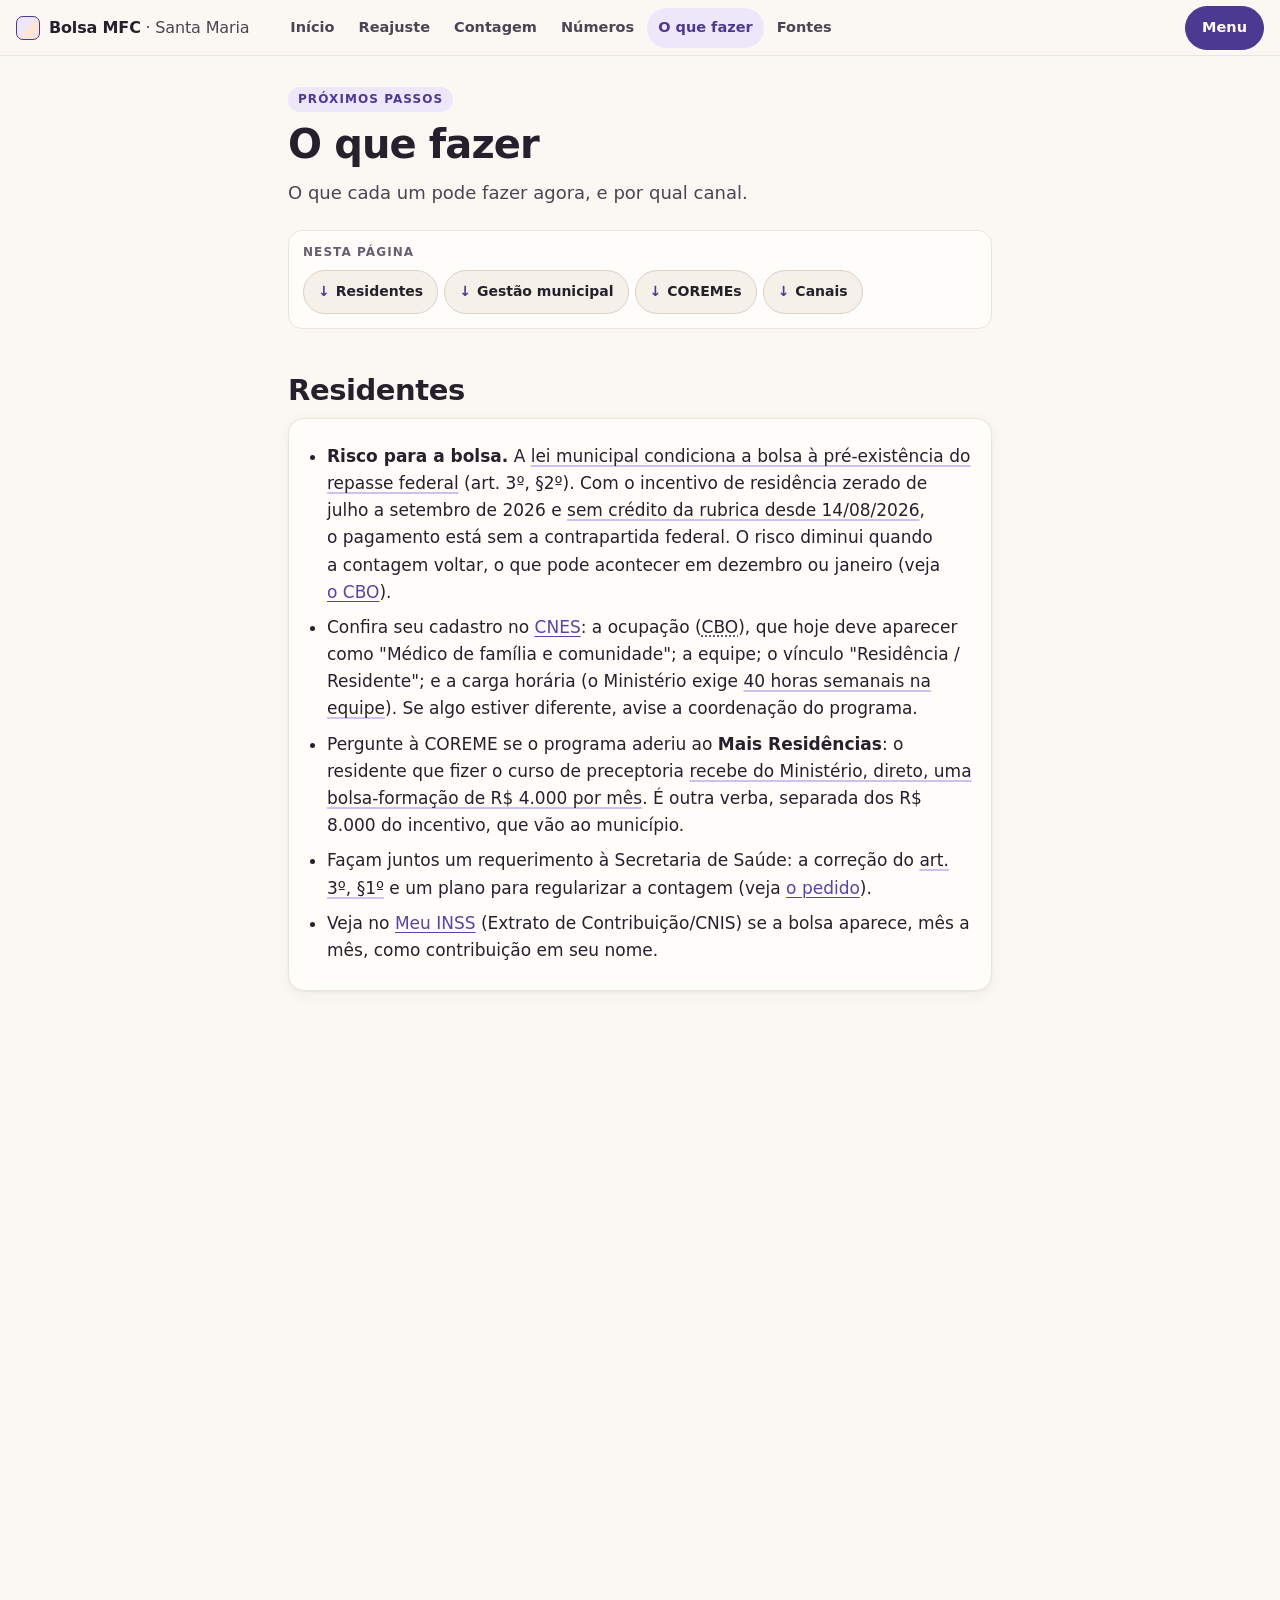
<file: fazer.html>
<!doctype html>
<html lang="pt-BR">
<head>
<meta charset="utf-8">
<meta name="viewport" content="width=device-width, initial-scale=1, viewport-fit=cover">
<title>O que fazer — Bolsa MFC Santa Maria</title>
<meta name="description" content="Próximos passos para residentes, gestão municipal e COREMEs sobre a bolsa de MFC de Santa Maria e o incentivo federal de residência, com os canais de cada pedido.">
<!--b:cabeca-->
<meta name="color-scheme" content="light dark">
<meta name="theme-color" content="#fbf8f3" media="(prefers-color-scheme: light)">
<meta name="theme-color" content="#16141b" media="(prefers-color-scheme: dark)">
<meta property="og:type" content="website">
<meta property="og:locale" content="pt_BR">
<meta property="og:title" content="O que fazer — Bolsa MFC Santa Maria">
<meta property="og:description" content="Próximos passos para residentes, gestão municipal e COREMEs sobre a bolsa de MFC de Santa Maria e o incentivo federal de residência, com os canais de cada pedido.">
<link rel="icon" href="data:image/svg+xml,<svg xmlns='http://www.w3.org/2000/svg' viewBox='0 0 32 32'><rect x='1' y='1' width='30' height='30' rx='8' fill='%23ede7fa' stroke='%234b3a91' stroke-width='2'/><path d='M2 30 30 2v21a7 7 0 0 1-7 7z' fill='%23fde6d7'/><path d='M8 23V9h4l4 7 4-7h4v14' fill='none' stroke='%234b3a91' stroke-width='3' stroke-linejoin='round'/></svg>">
<link rel="stylesheet" href="assets/dossie.css">
<script>(function (d) { d.classList.add("js"); try { var t = localStorage.getItem("dossie-tema"); if (t === "light" || t === "dark") d.setAttribute("data-theme", t); } catch (e) {} })(document.documentElement);</script>
<script src="assets/fontes.js" defer></script>
<script src="assets/dossie.js" defer></script>
<!--/b:cabeca-->
</head>
<body data-pagina="fazer.html">
<!--b:topo-->
<a class="skip" href="#conteudo">Pular para o conteúdo</a>
<header class="bar">
  <a class="marca" href="index.html">Bolsa MFC <span>· Santa Maria</span></a>
  <nav class="nav-topo" aria-label="Páginas principais"><a href="index.html">Início</a><a href="reajuste.html">Reajuste</a><a href="contagem.html">Contagem</a><a href="numeros.html">Números</a><a href="fazer.html" aria-current="page">O que fazer</a><a href="fontes.html">Fontes</a></nav>
  <div class="bar-acoes">
    <a class="bar-btn so-celular" href="fontes.html">Fontes</a>
    <a class="bar-btn primario" href="#mapa" id="abre-menu" aria-haspopup="dialog">Menu</a>
  </div>
</header>
<!--/b:topo-->

<main id="conteudo">
  <header class="topo-pagina">
    <p class="rotulo">Próximos passos</p>
    <h1>O que fazer</h1>
    <p class="lead">O que cada um pode fazer agora, e por qual canal.</p>
  </header>

  <!--b:toc--><nav class="toc" aria-label="Nesta página"><p>Nesta página</p><ol><li><a href="#residentes">Residentes</a></li><li><a href="#gestao">Gestão municipal</a></li><li><a href="#coremes">COREMEs</a></li><li><a href="#canais">Canais</a></li></ol></nav><!--/b:toc-->

  <section id="residentes" data-toc="Residentes">
    <h2>Residentes</h2>
    <div class="card publico"><ul>
      <li><strong>Risco para a bolsa.</strong> A <a class="cita" href="fontes.html#ref-1" data-ref="1">lei municipal condiciona
      a bolsa à pré-existência do repasse federal</a> (art. 3º, §2º). Com o incentivo de residência zerado de julho a
      setembro de 2026 e <a class="cita" href="fontes.html#ref-22" data-ref="22">sem crédito da rubrica desde
      14/08/2026</a>, o pagamento está sem a contrapartida federal. O risco diminui quando a contagem voltar, o que pode
      acontecer em dezembro ou janeiro (veja <a href="contagem.html#cbo">o CBO</a>).</li>
      <li>Confira seu cadastro no <a href="https://cnes.datasus.gov.br/pages/profissionais/consulta.jsp" target="_blank" rel="noopener">CNES</a>:
      a ocupação (<a class="termo" href="glossario.html#t-cbo" data-termo="cbo">CBO</a>), que hoje deve aparecer como
      "Médico de família e comunidade"; a equipe; o vínculo "Residência / Residente"; e a carga horária (o Ministério exige
      <a class="cita" href="fontes.html#ref-2" data-ref="2">40 horas semanais na equipe</a>). Se algo estiver diferente,
      avise a coordenação do programa.</li>
      <li>Pergunte à COREME se o programa aderiu ao <strong>Mais Residências</strong>: o residente que fizer o curso de
      preceptoria <a class="cita" href="fontes.html#ref-4" data-ref="4">recebe do Ministério, direto, uma bolsa-formação de
      R$ 4.000 por mês</a>. É outra verba, separada dos R$ 8.000 do incentivo, que vão ao município.</li>
      <li>Façam juntos um requerimento à Secretaria de Saúde: a correção do
      <a class="cita" href="fontes.html#ref-1" data-ref="1">art. 3º, §1º</a> e um plano para regularizar a contagem
      (veja <a href="reajuste.html">o pedido</a>).</li>
      <li>Veja no <a href="https://meu.inss.gov.br" target="_blank" rel="noopener">Meu INSS</a> (Extrato de Contribuição/CNIS)
      se a bolsa aparece, mês a mês, como contribuição em seu nome.</li>
    </ul></div>
  </section>

  <section id="gestao" data-toc="Gestão municipal">
    <h2>Gestão municipal</h2>
    <div class="card publico"><ul>
      <li><strong>Confirmar o CBO por escrito.</strong> Perguntar ao Ministério (e-Gestor APS ou Fala.BR) qual código de
      ocupação ele aceita para o médico residente, desde qual competência e em que ato isso está. A
      <a class="cita" href="fontes.html#ref-2" data-ref="2">portaria não cita CBO</a>, e
      <a class="cita" href="fontes.html#ref-24" data-ref="24">os dados de outros municípios indicam que o 2231F9 deixou de
      ser contado em julho</a>.</li>
      <li><strong>Pedir o reprocessamento de julho, agosto e setembro.</strong> Nesses meses o cadastro tinha o vínculo de
      residência, a equipe e as 40 horas que a portaria exige;
      <a class="cita" href="fontes.html#ref-23" data-ref="23">só o código de ocupação era o que deixou de ser contado</a>.
      Pela conta deste dossiê, são cerca de R$ 432.000 (estimativa). Não há precedente de pagamento retroativo nos dados;
      o pedido custa pouco e deixa registro.</li>
      <li>Acompanhar a parcela de dezembro de 2026 (competência out/2026). Se vier zerada de novo, conferir no
      <a class="termo" href="glossario.html#t-siaps" data-termo="siaps">e-Gestor APS</a> o motivo de cada residente não
      validado; doze competências seguidas sem regularização cancelam o credenciamento (art. 172-I).</li>
      <li>Dar baixa no CNES de quem já saiu e manter <a class="cita" href="fontes.html#ref-2" data-ref="2">no máximo 2
      residentes de medicina por equipe</a>; a portaria permite mudar o residente para outra equipe homologada (art. 172-F,
      §4º). Em nov/2026, uma equipe (São Francisco, INE 0001662821) ainda tem 3; em São José, a equipe que tinha 3 passou
      a 2.</li>
      <li>Conferir as 40 horas de cada residente na equipe: em nov/2026, 4 dos 23 cadastros estavam abaixo de 40 h (total
      agregado). Com isso, o residente em eAP e a equipe com 3, <a href="contagem.html#cnes">17 passam nas regras
      visíveis</a>, um a menos que as 18 vagas: resolver um desses casos traz R$ 8.000 a mais por mês.</li>
      <li>Conferir se os preceptores estão registrados na equipe ou na unidade de cada residente, como pede a
      <a class="cita" href="fontes.html#ref-2" data-ref="2">portaria</a> (art. 50, §2º, da Portaria de Consolidação nº 2).</li>
      <li>Conciliar a contagem agregada do CNES de nov/2026 (23 residentes, 15 unidades) com os 21–22 pagos pela prefeitura.</li>
      <li>Planejar com as COREMEs os estágios externos: manter 40 horas reais na equipe quando o estágio ocupa só parte da
      semana e escalonar os demais, para que no mesmo mês não fiquem fora da conta mais residentes do que a folga entre
      pagos e vagas (4 em ago/2026; 3 em set–out/2026). <a href="contagem.html#estagio">Entenda</a>.</li>
      <li>Avaliar pedir mais vagas credenciadas no incentivo (hoje, 18).</li>
    </ul></div>
  </section>

  <section id="coremes" data-toc="COREMEs">
    <h2>COREMEs (UFSM e UFN)</h2>
    <div class="card publico"><ul>
      <li>Confirmar a situação da turma de 2026 na <a class="termo" href="glossario.html#t-cnrm" data-termo="cnrm">CNRM</a>,
      e desde quando. A queda de março a junho aconteceu em vários municípios ao mesmo tempo; a resposta ajuda a saber se a
      matrícula teve parte nisso.</li>
      <li>Apoiar o pedido da gestão ao Ministério sobre o CBO e sobre o reprocessamento de julho a setembro.</li>
      <li>Avisar a prefeitura de cada entrada e saída, para ela atualizar o CNES.</li>
      <li>Combinar com a gestão o calendário dos estágios externos (veja acima).</li>
      <li>Confirmar a adesão ao Mais Residências e os próximos prazos.</li>
    </ul></div>
  </section>

  <section id="canais" data-toc="Canais">
    <h2>Canais</h2>
    <div class="canais">
      <a class="btn" href="https://falabr.cgu.gov.br" target="_blank" rel="noopener">Fala.BR (Ministério) ↗</a>
      <a class="btn" href="https://santamaria.rs.gov.br/ouvidoria" target="_blank" rel="noopener">Ouvidoria municipal ↗</a>
      <a class="btn" href="https://camara-sm.rs.gov.br" target="_blank" rel="noopener">Câmara de Vereadores ↗</a>
      <button class="btn" type="button" id="copiar">Copiar o link do dossiê</button>
    </div>
    <p class="mini" id="copiado" role="status"></p>
    <p class="mini">Um pedido de informação ao Ministério já foi protocolado no Fala.BR em outubro de 2026.</p>
  </section>

  <!--b:pager--><nav aria-label="Página anterior e próxima"><ul class="pager"><li class="ant"><a href="numeros.html" rel="prev"><span>‹ Anterior</span><b>Números</b></a></li><li class="prox"><a href="linha-do-tempo.html" rel="next"><span>Próxima ›</span><b>Linha do tempo</b></a></li></ul></nav><!--/b:pager-->
</main>
<!--b:rodape-->
<footer>
  <nav id="mapa" aria-label="Todas as páginas"><ul><li><a href="index.html">Início</a></li><li><a href="reajuste.html">Reajuste</a></li><li><a href="contagem.html">Contagem</a></li><li><a href="numeros.html">Números</a></li><li><a href="fazer.html" aria-current="page">O que fazer</a></li><li><a href="linha-do-tempo.html">Linha do tempo</a></li><li><a href="fontes.html">Fontes</a></li><li><a href="glossario.html">Glossário</a></li><li><a href="sobre.html">Sobre</a></li></ul></nav>
  <p><strong>Iniciativa pessoal e independente.</strong> Não representa nem tem endosso da UFSM, da UFN ou da Prefeitura de
  Santa Maria; os nomes das instituições aparecem só para identificar as fontes.</p>
  <p><strong>Privacidade.</strong> Sem nomes, CPF, cartão SUS ou dados bancários. Residentes aparecem só em números
  agregados. Os dados vêm de fontes públicas oficiais, exceto a composição das turmas, informada por residentes (não
  oficial) e marcada como tal.</p>
  <p><strong>Correções e resposta.</strong> Pedidos de correção ou de retirada podem ser feitos por uma
  <a href="https://github.com/skabite/bolsa-residentes-santa-maria/issues" target="_blank" rel="noopener">issue no GitHub</a>. Uma resposta da Secretaria de Saúde ou das
  COREMEs será publicada aqui com o mesmo destaque.</p>
  <p>Atualizado em 12/11/2026. O site não usa rastreadores nem envia dados a nenhum servidor. Textos sob
  <a href="https://creativecommons.org/licenses/by/4.0/deed.pt-br" target="_blank" rel="noopener">CC BY 4.0</a>; código sob
  licença MIT. <a href="sobre.html">Sobre o dossiê</a>.</p>
</footer>

<dialog id="menu" class="folha" aria-labelledby="menu-tit">
  <div class="folha-topo"><h2 id="menu-tit">Páginas</h2><button class="fechar" type="button" data-fechar>Fechar</button></div>
  <div class="folha-corpo">
    <ul class="menu-lista">
      <li><a href="index.html"><span><b>Início</b><small>A situação em 2 minutos, com os quatro pontos principais.</small></span></a></li>
      <li><a href="reajuste.html"><span><b>Dá para pedir reajuste?</b><small>O pedido, quanto seria e como outras cidades fazem.</small></span></a></li>
      <li><a href="contagem.html"><span><b>Onde trava a contagem</b><small>O código de ocupação (CBO), os requisitos do Ministério e o estágio externo.</small></span></a></li>
      <li><a href="numeros.html"><span><b>Os números</b><small>Gráficos, tabelas, cada empenho e até quando vão os dados.</small></span></a></li>
      <li><a href="fazer.html" aria-current="page"><span><b>O que fazer</b><small>Para residentes, gestão municipal e COREMEs, com os canais.</small></span></a></li>
      <li><a href="linha-do-tempo.html"><span><b>Linha do tempo</b><small>Do incentivo de 2019 aos três meses zerados e à troca do CBO, em 2026.</small></span></a></li>
      <li><a href="fontes.html"><span><b>Fontes</b><small>As referências, com o que cada uma prova e onde é citada.</small></span></a></li>
      <li><a href="glossario.html"><span><b>Glossário</b><small>CNES, CNRM, competência, empenho e outros termos.</small></span></a></li>
      <li><a href="sobre.html"><span><b>Sobre o dossiê</b><small>Método, correções, privacidade e como reutilizar.</small></span></a></li>
    </ul>
    <div class="tema" role="group" aria-label="Tema">
      <button type="button" data-tema="auto">Automático</button>
      <button type="button" data-tema="light">Claro</button>
      <button type="button" data-tema="dark">Escuro</button>
    </div>
  </div>
</dialog>
<div class="balao" id="balao" hidden></div>
<div class="tip" id="tip" aria-hidden="true"></div>
<!--/b:rodape-->
</body>
</html>
</file>
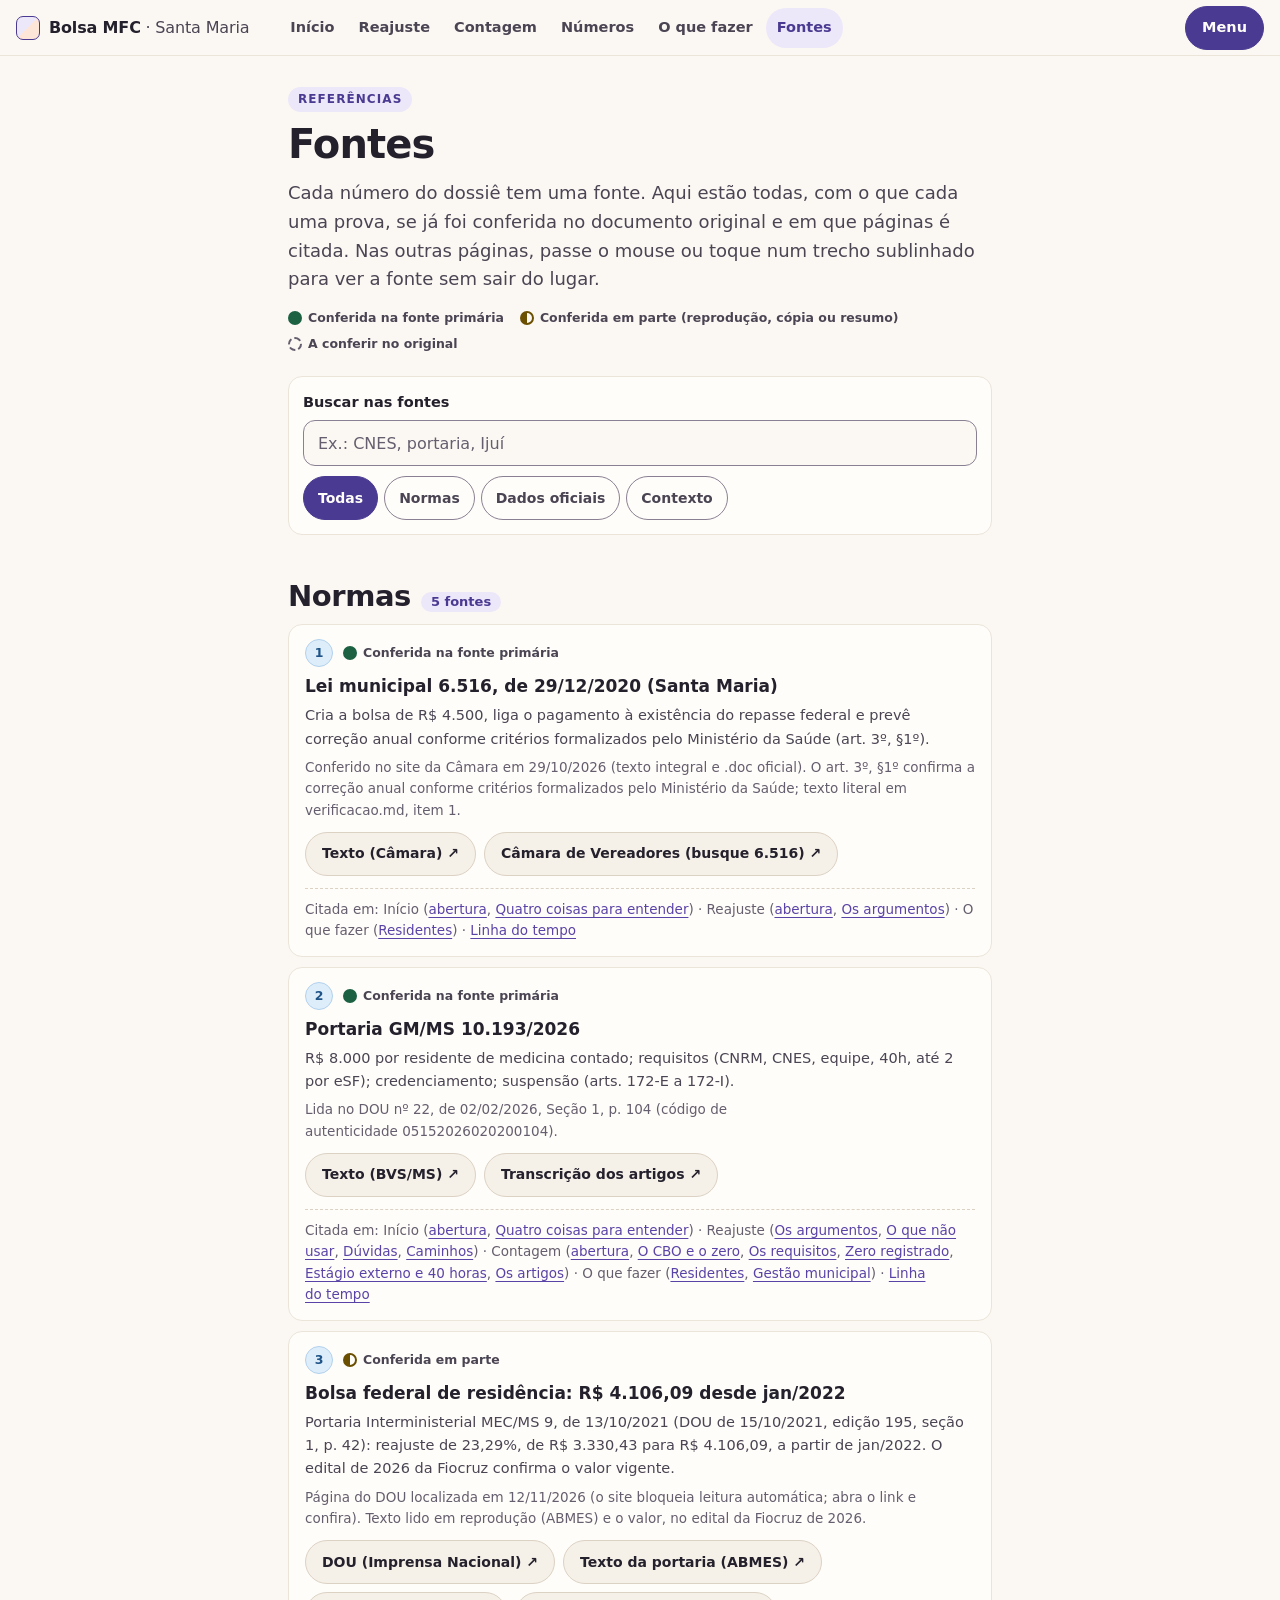
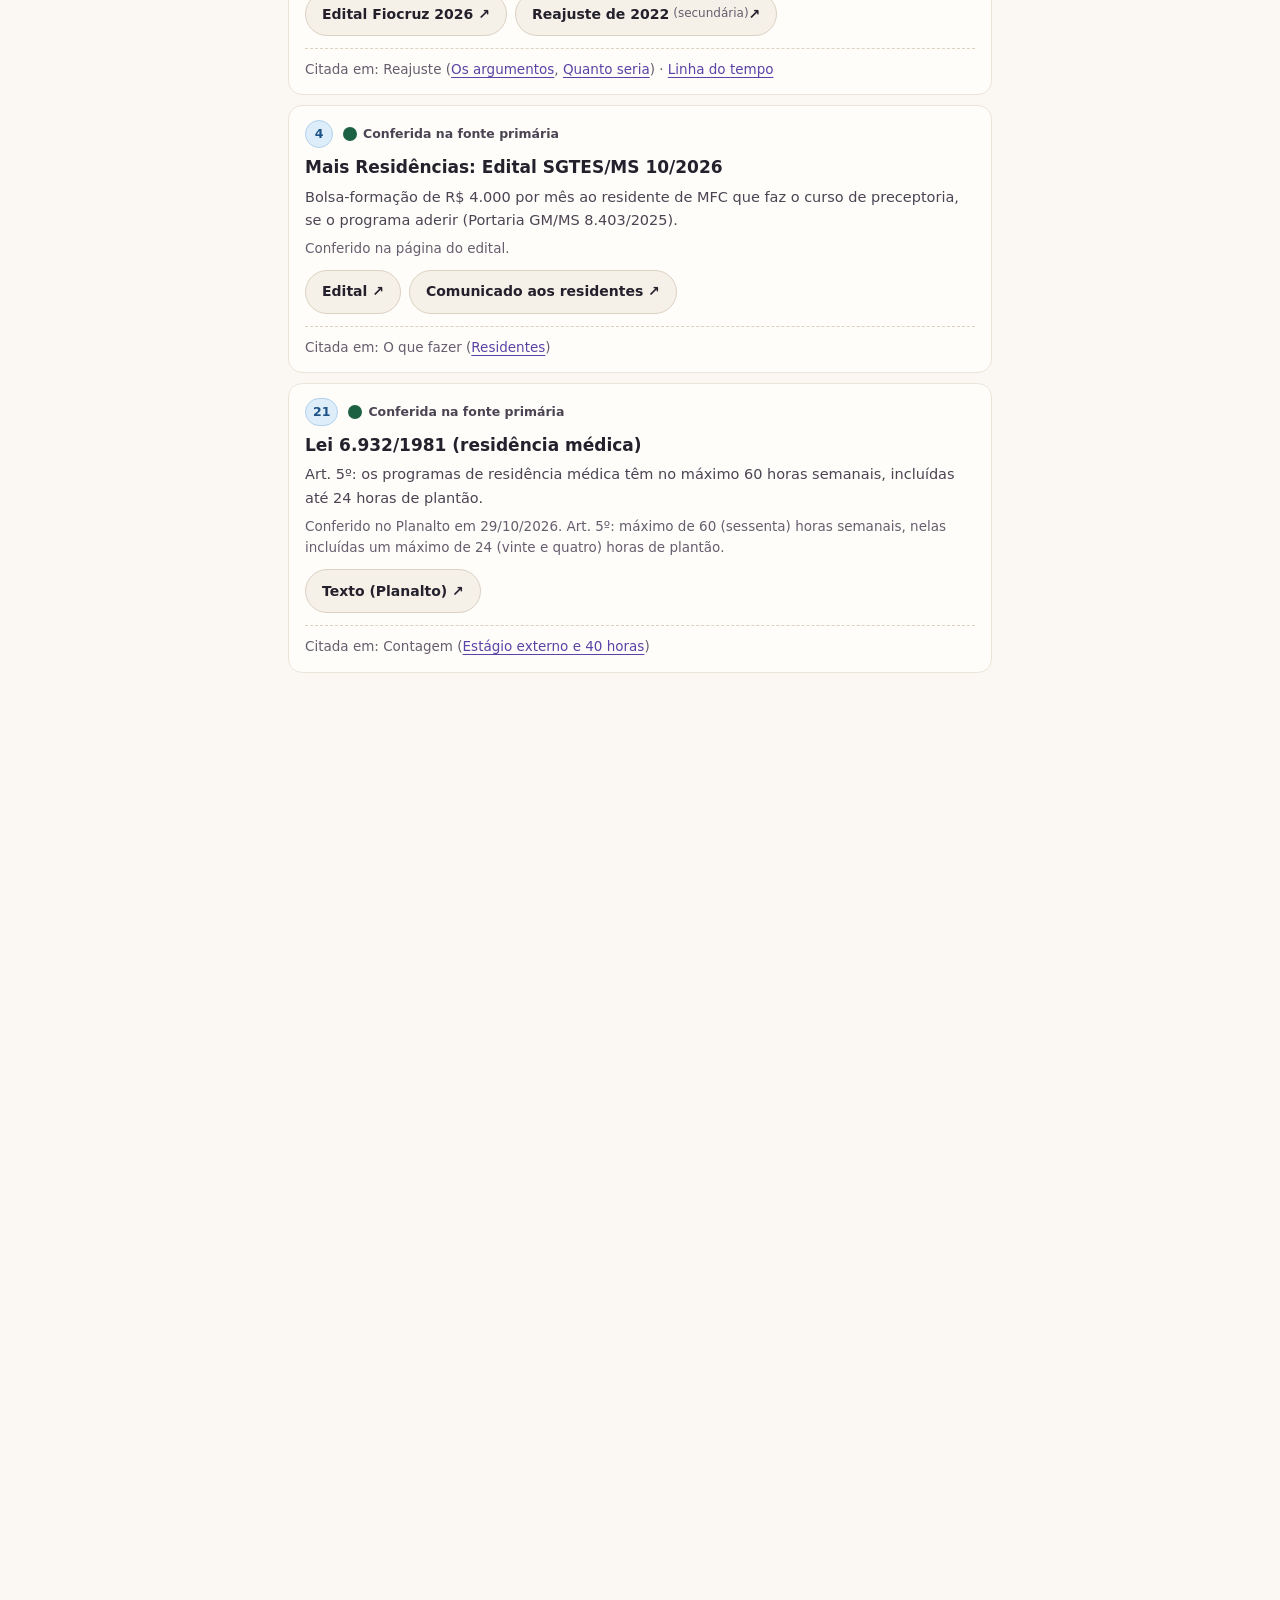
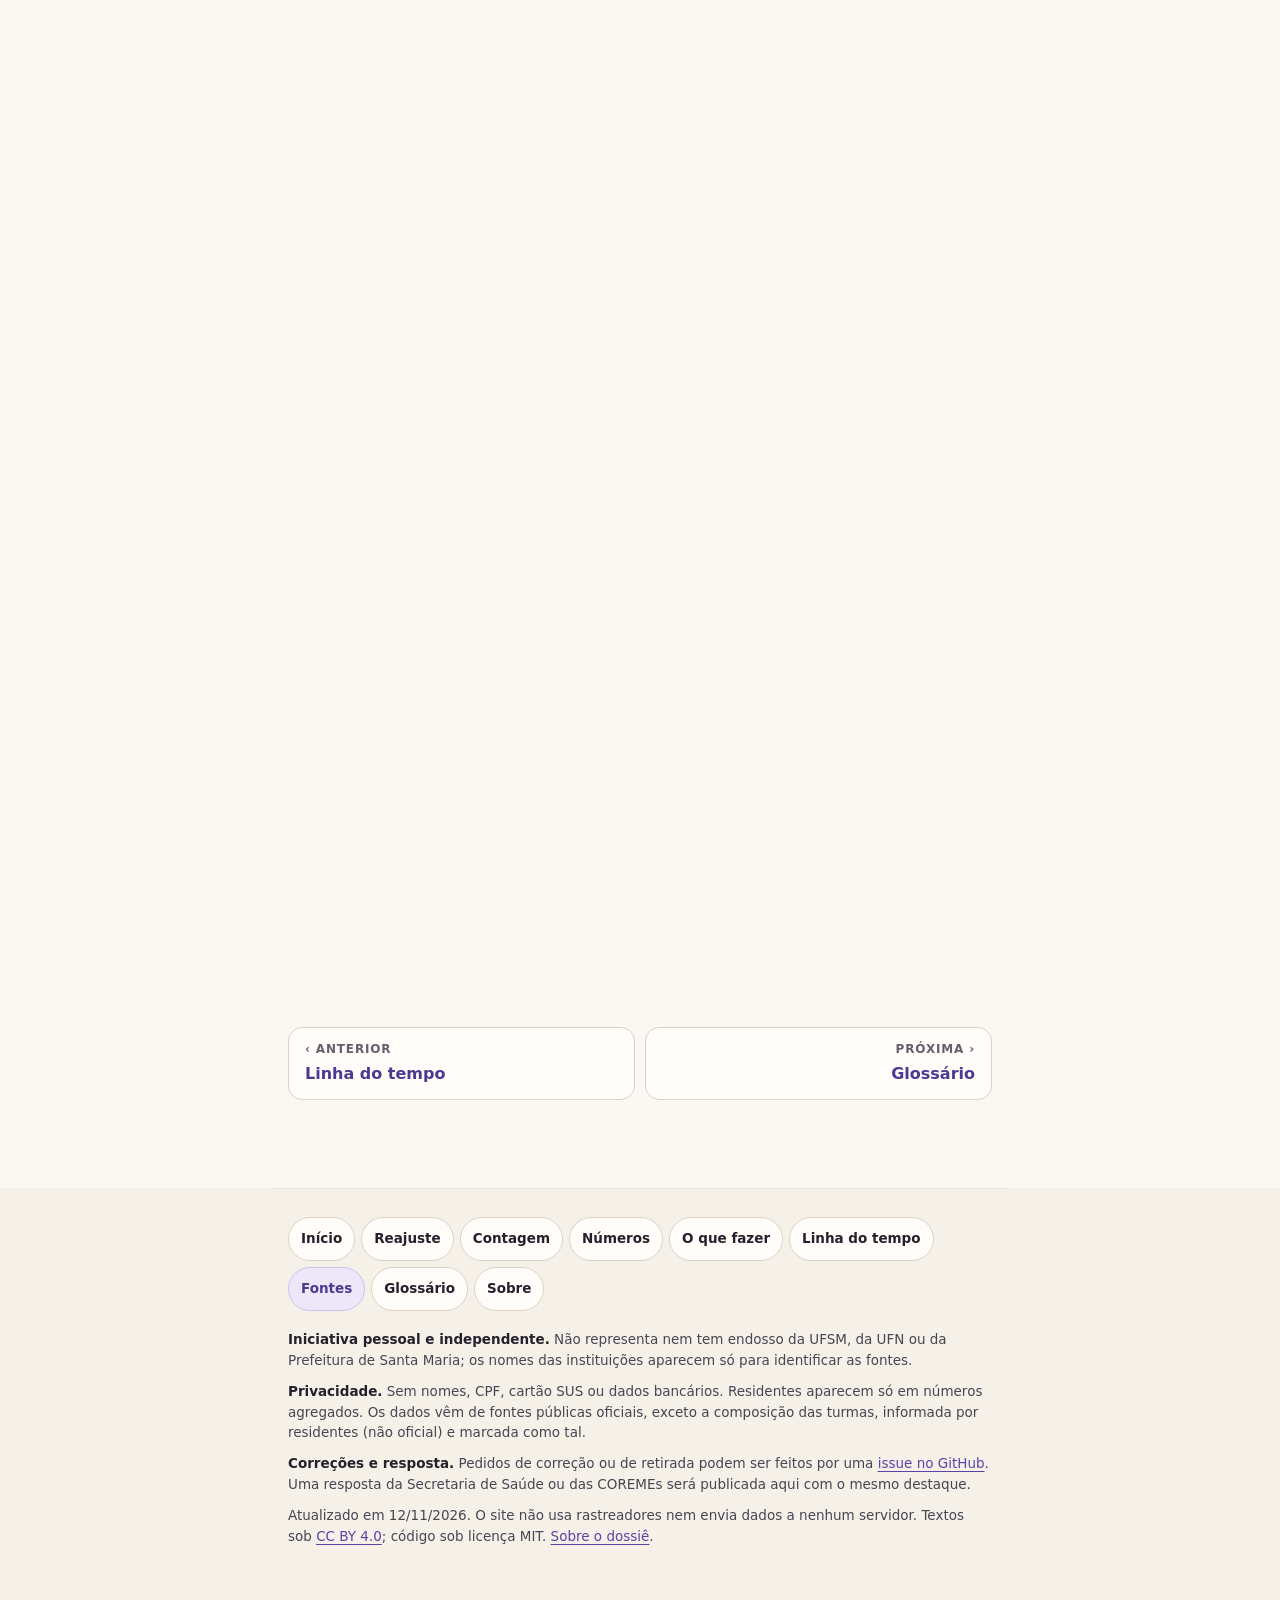
<file: fontes.html>
<!doctype html>
<html lang="pt-BR">
<head>
<meta charset="utf-8">
<meta name="viewport" content="width=device-width, initial-scale=1, viewport-fit=cover">
<title>Fontes — Bolsa MFC Santa Maria</title>
<meta name="description" content="Todas as fontes do dossiê da bolsa dos residentes de MFC de Santa Maria: normas, dados oficiais e comparações, com o que cada uma prova, se já foi conferida e onde é citada.">
<!--b:cabeca-->
<meta name="color-scheme" content="light dark">
<meta name="theme-color" content="#fbf8f3" media="(prefers-color-scheme: light)">
<meta name="theme-color" content="#16141b" media="(prefers-color-scheme: dark)">
<meta property="og:type" content="website">
<meta property="og:locale" content="pt_BR">
<meta property="og:title" content="Fontes — Bolsa MFC Santa Maria">
<meta property="og:description" content="Todas as fontes do dossiê da bolsa dos residentes de MFC de Santa Maria: normas, dados oficiais e comparações, com o que cada uma prova, se já foi conferida e onde é citada.">
<link rel="icon" href="data:image/svg+xml,<svg xmlns='http://www.w3.org/2000/svg' viewBox='0 0 32 32'><rect x='1' y='1' width='30' height='30' rx='8' fill='%23ede7fa' stroke='%234b3a91' stroke-width='2'/><path d='M2 30 30 2v21a7 7 0 0 1-7 7z' fill='%23fde6d7'/><path d='M8 23V9h4l4 7 4-7h4v14' fill='none' stroke='%234b3a91' stroke-width='3' stroke-linejoin='round'/></svg>">
<link rel="stylesheet" href="assets/dossie.css">
<script>(function (d) { d.classList.add("js"); try { var t = localStorage.getItem("dossie-tema"); if (t === "light" || t === "dark") d.setAttribute("data-theme", t); } catch (e) {} })(document.documentElement);</script>
<script src="assets/fontes.js" defer></script>
<script src="assets/dossie.js" defer></script>
<!--/b:cabeca-->
</head>
<body data-pagina="fontes.html">
<!--b:topo-->
<a class="skip" href="#conteudo">Pular para o conteúdo</a>
<header class="bar">
  <a class="marca" href="index.html">Bolsa MFC <span>· Santa Maria</span></a>
  <nav class="nav-topo" aria-label="Páginas principais"><a href="index.html">Início</a><a href="reajuste.html">Reajuste</a><a href="contagem.html">Contagem</a><a href="numeros.html">Números</a><a href="fazer.html">O que fazer</a><a href="fontes.html" aria-current="page">Fontes</a></nav>
  <div class="bar-acoes">
    <a class="bar-btn so-celular" href="fontes.html" aria-current="page">Fontes</a>
    <a class="bar-btn primario" href="#mapa" id="abre-menu" aria-haspopup="dialog">Menu</a>
  </div>
</header>
<!--/b:topo-->

<main id="conteudo">
  <header class="topo-pagina">
    <p class="rotulo">Referências</p>
    <h1>Fontes</h1>
    <p class="lead">Cada número do dossiê tem uma fonte. Aqui estão todas, com o que cada uma prova, se já foi conferida no
    documento original e em que páginas é citada. Nas outras páginas, passe o mouse ou toque num trecho sublinhado para ver
    a fonte sem sair do lugar.</p>
    <p class="mini legenda-estado"><span class="estado primaria">Conferida na fonte primária</span>
    <span class="estado parcial">Conferida em parte (reprodução, cópia ou resumo)</span>
    <span class="estado conferir">A conferir no original</span></p>
  </header>

  <div class="filtro" hidden>
    <label for="busca-fonte">Buscar nas fontes</label>
    <input type="search" id="busca-fonte" placeholder="Ex.: CNES, portaria, Ijuí" autocomplete="off">
    <div class="chips" role="group" aria-label="Grupo">
      <button type="button" aria-pressed="true">Todas</button>
      <button type="button" data-grupo="normas" aria-pressed="false">Normas</button>
      <button type="button" data-grupo="oficiais" aria-pressed="false">Dados oficiais</button>
      <button type="button" data-grupo="contexto" aria-pressed="false">Contexto</button>
    </div>
    <p class="mini" id="busca-total" role="status"></p>
  </div>

  <!--b:lista-fontes-->
<section class="grupo-fontes" id="normas"><h2>Normas <span class="sub">5 fontes</span></h2><ol class="fontes"><li id="ref-1" data-grupo="normas"><p class="f-cab"><span class="f-num">1</span><span class="estado primaria">Conferida na fonte primária</span></p><p class="f-tit">Lei municipal 6.516, de 29/12/2020 (Santa Maria)</p><p class="f-prova">Cria a bolsa de R$ 4.500, liga o pagamento à existência do repasse federal e prevê correção anual conforme critérios formalizados pelo Ministério da Saúde (art. 3º, §1º).</p><p class="f-nota">Conferido no site da Câmara em 29/10/2026 (texto integral e .doc oficial). O art. 3º, §1º confirma a correção anual conforme critérios formalizados pelo Ministério da Saúde; texto literal em verificacao.md, item 1.</p><div class="f-links"><a href="https://camara-sm.rs.gov.br/atividades-legislativas/legislacao/lei/70865/lei-n--6516-2020" target="_blank" rel="noopener">Texto (Câmara) ↗</a><a href="https://camara-sm.rs.gov.br/atividades-legislativas?tipo=legislacao&amp;subtipo=lei&amp;ano=0" target="_blank" rel="noopener">Câmara de Vereadores (busque 6.516) ↗</a></div><p class="f-citada">Citada em: Início (<a href="index.html">abertura</a>, <a href="index.html#resumo">Quatro coisas para entender</a>) · Reajuste (<a href="reajuste.html">abertura</a>, <a href="reajuste.html#argumentos">Os argumentos</a>) · O que fazer (<a href="fazer.html#residentes">Residentes</a>) · <a href="linha-do-tempo.html">Linha do tempo</a></p></li><li id="ref-2" data-grupo="normas"><p class="f-cab"><span class="f-num">2</span><span class="estado primaria">Conferida na fonte primária</span></p><p class="f-tit">Portaria GM/MS 10.193/2026</p><p class="f-prova">R$ 8.000 por residente de medicina contado; requisitos (CNRM, CNES, equipe, 40h, até 2 por eSF); credenciamento; suspensão (arts. 172-E a 172-I).</p><p class="f-nota">Lida no DOU nº 22, de 02/02/2026, Seção 1, p. 104 (código de autenticidade 05152026020200104).</p><div class="f-links"><a href="https://bvsms.saude.gov.br/bvs/saudelegis/gm/2026/prt10193_02_02_2026.html" target="_blank" rel="noopener">Texto (BVS/MS) ↗</a><a href="https://github.com/skabite/bolsa-residentes-santa-maria/blob/main/dados/portaria_10193_2026_arts_172E_172IA.md" target="_blank" rel="noopener">Transcrição dos artigos ↗</a></div><p class="f-citada">Citada em: Início (<a href="index.html">abertura</a>, <a href="index.html#resumo">Quatro coisas para entender</a>) · Reajuste (<a href="reajuste.html#argumentos">Os argumentos</a>, <a href="reajuste.html#evitar">O que não usar</a>, <a href="reajuste.html#duvidas">Dúvidas</a>, <a href="reajuste.html#caminhos">Caminhos</a>) · Contagem (<a href="contagem.html">abertura</a>, <a href="contagem.html#cbo">O CBO e o zero</a>, <a href="contagem.html#requisitos">Os requisitos</a>, <a href="contagem.html#julho">Zero registrado</a>, <a href="contagem.html#estagio">Estágio externo e 40 horas</a>, <a href="contagem.html#portaria">Os artigos</a>) · O que fazer (<a href="fazer.html#residentes">Residentes</a>, <a href="fazer.html#gestao">Gestão municipal</a>) · <a href="linha-do-tempo.html">Linha do tempo</a></p></li><li id="ref-3" data-grupo="normas"><p class="f-cab"><span class="f-num">3</span><span class="estado parcial">Conferida em parte</span></p><p class="f-tit">Bolsa federal de residência: R$ 4.106,09 desde jan/2022</p><p class="f-prova">Portaria Interministerial MEC/MS 9, de 13/10/2021 (DOU de 15/10/2021, edição 195, seção 1, p. 42): reajuste de 23,29%, de R$ 3.330,43 para R$ 4.106,09, a partir de jan/2022. O edital de 2026 da Fiocruz confirma o valor vigente.</p><p class="f-nota">Página do DOU localizada em 12/11/2026 (o site bloqueia leitura automática; abra o link e confira). Texto lido em reprodução (ABMES) e o valor, no edital da Fiocruz de 2026.</p><div class="f-links"><a href="https://www.in.gov.br/en/web/dou/-/portaria-interministerial-n-9-de-13-%20de-outubro-de-2021-352332739" target="_blank" rel="noopener">DOU (Imprensa Nacional) ↗</a><a href="https://abmes.org.br/legislacoes/detalhe/3741/portaria-interministerial-n-9" target="_blank" rel="noopener">Texto da portaria (ABMES) ↗</a><a href="https://www.fiocruzbrasilia.fiocruz.br/wp-content/uploads/2026/08/RESIDENCIAS-Edital-Unificado_2026.pdf" target="_blank" rel="noopener">Edital Fiocruz 2026 ↗</a><a href="https://portal.afya.com.br/formacao/valores-de-bolsas-de-residencia-terao-reajuste-de-2329-a-partir-de-2022" target="_blank" rel="noopener">Reajuste de 2022 <span class="f-tipo">(secundária)</span> ↗</a></div><p class="f-citada">Citada em: Reajuste (<a href="reajuste.html#argumentos">Os argumentos</a>, <a href="reajuste.html#quanto">Quanto seria</a>) · <a href="linha-do-tempo.html">Linha do tempo</a></p></li><li id="ref-4" data-grupo="normas"><p class="f-cab"><span class="f-num">4</span><span class="estado primaria">Conferida na fonte primária</span></p><p class="f-tit">Mais Residências: Edital SGTES/MS 10/2026</p><p class="f-prova">Bolsa-formação de R$ 4.000 por mês ao residente de MFC que faz o curso de preceptoria, se o programa aderir (Portaria GM/MS 8.403/2025).</p><p class="f-nota">Conferido na página do edital.</p><div class="f-links"><a href="https://www.gov.br/saude/pt-br/acesso-a-informacao/participacao-social/chamamentos-publicos/2026/chamamento-publico-no-10-2026-sgtes/edital-no-10-2026" target="_blank" rel="noopener">Edital ↗</a><a href="https://www.gov.br/saude/pt-br/acesso-a-informacao/participacao-social/chamamentos-publicos/2026/chamamento-publico-no-10-2026-sgtes/comunicado-para-residente-mfc" target="_blank" rel="noopener">Comunicado aos residentes ↗</a></div><p class="f-citada">Citada em: O que fazer (<a href="fazer.html#residentes">Residentes</a>)</p></li><li id="ref-21" data-grupo="normas"><p class="f-cab"><span class="f-num">21</span><span class="estado primaria">Conferida na fonte primária</span></p><p class="f-tit">Lei 6.932/1981 (residência médica)</p><p class="f-prova">Art. 5º: os programas de residência médica têm no máximo 60 horas semanais, incluídas até 24 horas de plantão.</p><p class="f-nota">Conferido no Planalto em 29/10/2026. Art. 5º: máximo de 60 (sessenta) horas semanais, nelas incluídas um máximo de 24 (vinte e quatro) horas de plantão.</p><div class="f-links"><a href="https://www.planalto.gov.br/ccivil_03/leis/l6932.htm" target="_blank" rel="noopener">Texto (Planalto) ↗</a></div><p class="f-citada">Citada em: Contagem (<a href="contagem.html#estagio">Estágio externo e 40 horas</a>)</p></li></ol></section>
<section class="grupo-fontes" id="oficiais"><h2>Dados oficiais <span class="sub">9 fontes</span></h2><ol class="fontes"><li id="ref-5" data-grupo="oficiais"><p class="f-cab"><span class="f-num">5</span><span class="estado primaria">Conferida na fonte primária</span></p><p class="f-tit">Planilha de pagamentos da APS (Ministério da Saúde), aba &quot;Residência&quot;</p><p class="f-prova">Vagas credenciadas, residentes contados e valor transferido por mês, nov/2024 a set/2026.</p><p class="f-nota">Planilha baixada em 13/10/2026 (nov/2024 a jul/2026); API consultada em 03/11 e em 12/11/2026 (parâmetros nuParcelaInicio/nuParcelaFim; parcela AAAAMM = competência + 2 meses). Set/2026 (parcela 11/2026): 18 credenciados, 0 contados e R$ 0. Out/2026 ainda não publicado.</p><div class="f-links"><a href="https://relatorioaps.saude.gov.br/gerenciaaps/pagamento" target="_blank" rel="noopener">Painel do Ministério ↗</a><a href="https://relatorioaps-prd.saude.gov.br/financiamento/pagamento?unidadeGeografica=MUNICIPIO&amp;coUf=43&amp;coMunicipio=431690&amp;nuParcelaInicio=202601&amp;nuParcelaFim=202612&amp;tipoRelatorio=COMPLETO" target="_blank" rel="noopener">API (parcelas 2026) ↗</a><a href="https://github.com/skabite/bolsa-residentes-santa-maria/blob/main/dados/incentivo_federal_residencia.csv" target="_blank" rel="noopener">Dados (CSV) ↗</a></div><p class="f-citada">Citada em: Início (<a href="index.html">abertura</a>, <a href="index.html#resumo">Quatro coisas para entender</a>) · Reajuste (<a href="reajuste.html#argumentos">Os argumentos</a>, <a href="reajuste.html#quanto">Quanto seria</a>, <a href="reajuste.html#evitar">O que não usar</a>, <a href="reajuste.html#duvidas">Dúvidas</a>) · Contagem (<a href="contagem.html">abertura</a>, <a href="contagem.html#cbo">O CBO e o zero</a>, <a href="contagem.html#requisitos">Os requisitos</a>, <a href="contagem.html#marco">A queda de março</a>, <a href="contagem.html#julho">Zero registrado</a>, <a href="contagem.html#estagio">Estágio externo e 40 horas</a>) · Números (<a href="numeros.html">abertura</a>, <a href="numeros.html#situacao">Até quando vão os dados</a>, <a href="numeros.html#grafico-contagem">Pagos × contados</a>, <a href="numeros.html#por-residente">Por residente</a>, <a href="numeros.html#federal">Dinheiro federal</a>) · <a href="linha-do-tempo.html">Linha do tempo</a></p></li><li id="ref-6" data-grupo="oficiais"><p class="f-cab"><span class="f-num">6</span><span class="estado primaria">Conferida na fonte primária</span></p><p class="f-tit">Portal da Transparência de Santa Maria: empenhos</p><p class="f-prova">Valor, data, fonte de recurso e número de residentes de cada pagamento da bolsa, 2021–2026, e o INSS patronal.</p><p class="f-nota">Conferido empenho por empenho, de abr/2021 a out/2026; cada empenho tem link para a página oficial.</p><div class="f-links"><a href="https://www.santamaria.rs.gov.br/transparencia/despesa/empenho" target="_blank" rel="noopener">Portal ↗</a><a href="https://github.com/skabite/bolsa-residentes-santa-maria/tree/main/dados" target="_blank" rel="noopener">Dados (CSV) ↗</a></div><p class="f-citada">Citada em: Início (<a href="index.html">abertura</a>, <a href="index.html#resumo">Quatro coisas para entender</a>) · Reajuste (<a href="reajuste.html#argumentos">Os argumentos</a>) · Contagem (<a href="contagem.html#requisitos">Os requisitos</a>, <a href="contagem.html#estagio">Estágio externo e 40 horas</a>, <a href="contagem.html#cnes">Residentes no CNES</a>) · Números (<a href="numeros.html">abertura</a>, <a href="numeros.html#situacao">Até quando vão os dados</a>, <a href="numeros.html#grafico-contagem">Pagos × contados</a>, <a href="numeros.html#por-residente">Por residente</a>, <a href="numeros.html#mes-a-mes">Bolsas mês a mês</a>, <a href="numeros.html#federal">Dinheiro federal</a>, <a href="numeros.html#empenhos">Empenho por empenho</a>) · <a href="linha-do-tempo.html">Linha do tempo</a></p></li><li id="ref-7" data-grupo="oficiais"><p class="f-cab"><span class="f-num">7</span><span class="estado primaria">Conferida na fonte primária</span></p><p class="f-tit">Recursos recebidos (Lei 9.452/97)</p><p class="f-prova">Data e valor de cada crédito federal na conta do município: o incentivo cai entre os dias 13 e 17, cerca de dois meses depois.</p><p class="f-nota">Conferido no portal da prefeitura para os créditos de 2026. O relatório mensal só traz o total da Atenção Primária, sem separar a residência; não serve para conferir o incentivo. A conferência é feita no FNS (fonte 22).</p><div class="f-links"><a href="https://www.santamaria.rs.gov.br/transparencia/contas-publicas/rr" target="_blank" rel="noopener">Portal ↗</a><a href="https://github.com/skabite/bolsa-residentes-santa-maria/blob/main/dados/incentivo_federal_recebido_2026.csv" target="_blank" rel="noopener">Dados (CSV) ↗</a></div><p class="f-citada">Citada em: Início (<a href="index.html#resumo">Quatro coisas para entender</a>) · Números (<a href="numeros.html#situacao">Até quando vão os dados</a>, <a href="numeros.html#federal">Dinheiro federal</a>)</p></li><li id="ref-8" data-grupo="oficiais"><p class="f-cab"><span class="f-num">8</span><span class="estado primaria">Conferida na fonte primária</span></p><p class="f-tit">CNES (DATASUS)</p><p class="f-prova">Registro de cada residente: unidade, equipe, vínculo e carga horária. Contagem por unidade em fev e jun/2026 e nas 15 unidades em nov/2026: 23 residentes, 4 cadastros abaixo de 40 h e uma equipe com 3. Para conferir, use os serviços públicos de estabelecimentos-profissionais e estabelecimentos-equipes ou busque a unidade em Consultas &gt; Estabelecimentos e abra as abas de profissionais e de equipes.</p><p class="f-nota">Consulta pública via serviços do site em 03/11 e em 12/11/2026 (mesmo resultado), em contagem agregada e sem nomes. As fichas de 3 unidades tinham sido conferidas em 15/10/2026. Os links de serviço abrem quando clicados daqui; colados direto na barra do navegador podem dar erro 503.</p><div class="f-links"><a href="https://cnes.datasus.gov.br" target="_blank" rel="noopener">CNES ↗</a><a href="https://cnes.datasus.gov.br/services/estabelecimentos-profissionais/4316902242664" target="_blank" rel="noopener">Serviço: profissionais ↗</a><a href="https://cnes.datasus.gov.br/services/estabelecimentos-equipes/4316902242664" target="_blank" rel="noopener">Serviço: equipes ↗</a><a href="https://github.com/skabite/bolsa-residentes-santa-maria/blob/main/dados/cnes_residentes_por_unidade_nov_2026.csv" target="_blank" rel="noopener">Por unidade (nov/2026, CSV) ↗</a><a href="https://github.com/skabite/bolsa-residentes-santa-maria/blob/main/dados/cnes_residentes_por_equipe_nov_2026.csv" target="_blank" rel="noopener">Por equipe (nov/2026, CSV) ↗</a></div><p class="f-citada">Citada em: Contagem (<a href="contagem.html#cbo">O CBO e o zero</a>, <a href="contagem.html#requisitos">Os requisitos</a>, <a href="contagem.html#cnes">Residentes no CNES</a>) · Números (<a href="numeros.html#situacao">Até quando vão os dados</a>) · <a href="linha-do-tempo.html">Linha do tempo</a></p></li><li id="ref-9" data-grupo="oficiais"><p class="f-cab"><span class="f-num">9</span></p><p class="f-tit">Equipes homologadas</p><p class="f-prova">As 17 equipes com residentes em jun/2026 constam como homologadas; as 16 equipes com residentes em nov/2026 estão entre elas.</p><p class="f-nota">São João (INE 0000433144) segue homologado, mas está sem residente em nov/2026.</p><div class="f-links"><a href="https://github.com/skabite/bolsa-residentes-santa-maria/blob/main/dados/ines_homologacao_equipes_com_residentes.csv" target="_blank" rel="noopener">Dados (CSV) ↗</a></div><p class="f-citada">Citada em: Contagem (<a href="contagem.html#requisitos">Os requisitos</a>, <a href="contagem.html#cnes">Residentes no CNES</a>)</p></li><li id="ref-10" data-grupo="oficiais"><p class="f-cab"><span class="f-num">10</span><span class="estado primaria">Conferida na fonte primária</span></p><p class="f-tit">IPCA (IBGE; série 433 do Banco Central)</p><p class="f-prova">Inflação de jan/2021 a set/2026: 38,40%, o que leva R$ 4.500 a R$ 6.227,96 (≈ R$ 6.228). Até out/2026: 38,59%, R$ 6.236,68.</p><p class="f-nota">Conferido em 12/11/2026 acumulando as variações mensais da série 433 do Banco Central (IPCA mensal do IBGE), de jan/2021 a set/2026. A Calculadora do Cidadão usa a mesma série.</p><div class="f-links"><a href="https://api.bcb.gov.br/dados/serie/bcdata.sgs.433/dados?formato=json&amp;dataInicial=01/01/2021&amp;dataFinal=31/10/2026" target="_blank" rel="noopener">Série 433 (Banco Central) ↗</a><a href="https://agenciadenoticias.ibge.gov.br/agencia-sala-de-imprensa/2013-agencia-de-noticias/releases/48246-ipca-fica-em-0-82-em-setembro" target="_blank" rel="noopener">IBGE, set/2026 ↗</a><a href="https://agenciadenoticias.ibge.gov.br/agencia-sala-de-imprensa/2013-agencia-de-noticias/releases/45612-ipca-vai-a-0-33-em-dezembro-e-fecha-o-ano-em-4-26" target="_blank" rel="noopener">IBGE, 2025 ↗</a><a href="https://www3.bcb.gov.br/CALCIDADAO/publico/exibirFormCorrecaoValores.do?method=exibirFormCorrecaoValores" target="_blank" rel="noopener">Calculadora do Cidadão ↗</a></div><p class="f-citada">Citada em: Início (<a href="index.html#resumo">Quatro coisas para entender</a>) · Reajuste (<a href="reajuste.html#quanto">Quanto seria</a>)</p></li><li id="ref-22" data-grupo="oficiais"><p class="f-cab"><span class="f-num">22</span><span class="estado primaria">Conferida na fonte primária</span></p><p class="f-tit">Fundo Nacional de Saúde: consulta detalhada (Fundo a Fundo)</p><p class="f-prova">Créditos da ação 69166 (Demais programas, serviços e equipes da APS) em 2026: 8 parcelas, R$ 749.500, última em 14/08/2026. Não há parcelas 09, 10 e 11 nessa ação; a ação 69182 (eSF/eAP) recebeu a 09 em 10/09/2026 e a 10 em 14/10/2026.</p><p class="f-nota">Consultado em 03/11 e em 12/11/2026: CNPJ 12.964.512/0001-57, bloco Manutenção, ano 2026, ação 69166. O total bate com a soma das parcelas 2026 do Ministério, inclusive as três zeradas (jul, ago e set/2026). Em 12/11/2026 a parcela 11 ainda não tinha saído em nenhuma das duas ações (os créditos costumam cair entre os dias 10 e 17).</p><div class="f-links"><a href="https://consultafns.saude.gov.br/#/detalhada" target="_blank" rel="noopener">Consulta detalhada ↗</a><a href="https://github.com/skabite/bolsa-residentes-santa-maria/blob/main/dados/incentivo_federal_recebido_2026.csv" target="_blank" rel="noopener">Dados (CSV) ↗</a></div><p class="f-citada">Citada em: Contagem (<a href="contagem.html#julho">Zero registrado</a>) · Números (<a href="numeros.html#situacao">Até quando vão os dados</a>, <a href="numeros.html#federal">Dinheiro federal</a>) · O que fazer (<a href="fazer.html#residentes">Residentes</a>) · <a href="linha-do-tempo.html">Linha do tempo</a></p></li><li id="ref-23" data-grupo="oficiais"><p class="f-cab"><span class="f-num">23</span><span class="estado primaria">Conferida na fonte primária</span></p><p class="f-tit">CNES por competência: o CBO dos médicos residentes</p><p class="f-prova">De nov/2024 a set/2026, todos os médicos com vínculo de residência nas 15 unidades de Santa Maria estavam cadastrados com o CBO 2231F9 (Médico residente). No cadastro consultado em 12/11/2026, os 23 estão no CBO 225130 (Médico de família e comunidade). Nos três meses, todos estavam em alguma equipe.</p><p class="f-nota">Consulta de 12/11/2026 aos serviços públicos do CNES, que aceitam o parâmetro competencia=AAAAMM. Contagem agregada, sem nomes. As competências out e nov/2026 ainda não tinham histórico nessa data; por isso não se sabe em qual delas a troca entrou.</p><div class="f-links"><a href="https://cnes.datasus.gov.br/services/estabelecimentos-profissionais/4316907929978?competencia=202607" target="_blank" rel="noopener">Serviço: profissionais em jul/2026 ↗</a><a href="https://github.com/skabite/bolsa-residentes-santa-maria/blob/main/dados/cnes_cbo_medicos_residentes_por_competencia.csv" target="_blank" rel="noopener">Por competência (CSV) ↗</a><a href="https://github.com/skabite/bolsa-residentes-santa-maria/blob/main/scripts/cnes_cbo.py" target="_blank" rel="noopener">Como refazer (script) ↗</a></div><p class="f-citada">Citada em: <a href="index.html">Início</a> · Reajuste (<a href="reajuste.html#duvidas">Dúvidas</a>) · Contagem (<a href="contagem.html#cbo">O CBO e o zero</a>, <a href="contagem.html#requisitos">Os requisitos</a>, <a href="contagem.html#marco">A queda de março</a>, <a href="contagem.html#cnes">Residentes no CNES</a>) · Números (<a href="numeros.html#situacao">Até quando vão os dados</a>) · O que fazer (<a href="fazer.html#gestao">Gestão municipal</a>) · <a href="linha-do-tempo.html">Linha do tempo</a></p></li><li id="ref-24" data-grupo="oficiais"><p class="f-cab"><span class="f-num">24</span><span class="estado primaria">Conferida na fonte primária</span></p><p class="f-tit">Painel de pagamentos da APS: outros municípios (amostra)</p><p class="f-prova">Em 29 municípios consultados, os médicos residentes contados caíram de 605 (fev/2026) para 321 (jun/2026) e subiram para 666 (jul) e 689 (ago e set/2026), de cerca de 816 vagas. Em 12 deles, comparados com o CNES do mesmo mês, quem tinha os residentes nos CBO 225142, 225130 ou 225170 chegou ao teto sem mudar o cadastro; onde o CBO era 2231F9, a contagem ficou em zero ou igual ao número de residentes em outro CBO.</p><p class="f-nota">API do painel e serviços do CNES consultados em 12/11/2026. É uma amostra escolhida (capitais e municípios gaúchos com residência), não o país inteiro. A relação entre CBO e contagem é uma leitura dos dados: não localizamos ato do Ministério que a explique.</p><div class="f-links"><a href="https://relatorioaps.saude.gov.br/gerenciaaps/pagamento" target="_blank" rel="noopener">Painel do Ministério ↗</a><a href="https://github.com/skabite/bolsa-residentes-santa-maria/blob/main/dados/residencia_outros_municipios_2026.csv" target="_blank" rel="noopener">Contagem por município (CSV) ↗</a><a href="https://github.com/skabite/bolsa-residentes-santa-maria/blob/main/dados/cnes_cbo_comparacao_municipios_2026.csv" target="_blank" rel="noopener">CBO × contagem (CSV) ↗</a></div><p class="f-citada">Citada em: <a href="index.html">Início</a> · Reajuste (<a href="reajuste.html#duvidas">Dúvidas</a>) · Contagem (<a href="contagem.html#cbo">O CBO e o zero</a>, <a href="contagem.html#marco">A queda de março</a>) · Números (<a href="numeros.html#situacao">Até quando vão os dados</a>) · O que fazer (<a href="fazer.html#gestao">Gestão municipal</a>) · <a href="linha-do-tempo.html">Linha do tempo</a></p></li></ol></section>
<section class="grupo-fontes" id="contexto"><h2>Contexto e comparações <span class="sub">10 fontes</span></h2><ol class="fontes"><li id="ref-11" data-grupo="contexto"><p class="f-cab"><span class="f-num">11</span></p><p class="f-tit">Ministério da Saúde: aumento do incentivo (fev/2026)</p><p class="f-prova">O aumento é apresentado como expansão das equipes com residentes, não como valorização da bolsa.</p><div class="f-links"><a href="https://www.gov.br/saude/pt-br/assuntos/noticias/2026/fevereiro/saude-investe-cerca-de-r-172-milhoes-e-aumenta-repasses-para-residencia-na-atencao-primaria-do-sus" target="_blank" rel="noopener">Notícia ↗</a></div><p class="f-citada">Citada em: <a href="linha-do-tempo.html">Linha do tempo</a></p></li><li id="ref-12" data-grupo="contexto"><p class="f-cab"><span class="f-num">12</span></p><p class="f-tit">Senado: projetos que reajustam a bolsa federal (jun/2026)</p><p class="f-prova">A bolsa federal está sem reajuste desde 2022; há projetos em tramitação.</p><div class="f-links"><a href="https://www12.senado.leg.br/noticias/materias/2026/06/16/projetos-reajustam-bolsa-de-medicos-residentes" target="_blank" rel="noopener">Agência Senado ↗</a></div><p class="f-citada">Citada em: Reajuste (<a href="reajuste.html#argumentos">Os argumentos</a>)</p></li><li id="ref-13" data-grupo="contexto"><p class="f-cab"><span class="f-num">13</span><span class="estado primaria">Conferida na fonte primária</span></p><p class="f-tit">Porto Alegre: edital da residência em MFC</p><p class="f-prova">Complementação de R$ 3.619,57 e vale-alimentação de R$ 550, pagos pelo município, nos editais de 2022 a 2025 (Lei 12.498/2019).</p><p class="f-nota">Conferido nos editais. O edital para 2027 pode ter mudado o valor: abrir antes de citar.</p><div class="f-links"><a href="https://concursos-publicacoes.s3.amazonaws.com/1010/publico/HospitaldeProntoSocorro-MedicinadeFamAliaeComunidade_68dd329612782.pdf" target="_blank" rel="noopener">Edital ↗</a></div><p class="f-citada">Citada em: Reajuste (<a href="reajuste.html#cidades">Outras cidades</a>)</p></li><li id="ref-14" data-grupo="contexto"><p class="f-cab"><span class="f-num">14</span><span class="estado primaria">Conferida na fonte primária</span></p><p class="f-tit">Ijuí: Lei 6.745/2019, alterada pela Lei 7.503/2023</p><p class="f-prova">R$ 3.500 na redação de 2019; R$ 6.000 na redação dada pela Lei 7.503/2023, pagos à instituição formadora e destinados só aos residentes.</p><p class="f-nota">Conferido em 12/11/2026 no PDF consolidado do site da prefeitura (art. com o § 1º nas duas redações). A Câmara aprovou outra alteração em 2025, cujo texto não localizamos: confira o valor atual antes de citar.</p><div class="f-links"><a href="https://www.ijui.rs.gov.br/public/admin/globalarq/cria/sub-pagina-doc/46663a4525b8208b6c1088a1f60b83cc.pdf" target="_blank" rel="noopener">Lei consolidada ↗</a><a href="https://www.ijui.rs.gov.br/pagina/22/editais/326/download-sub-pagina/3220/" target="_blank" rel="noopener">Redação de 2019 ↗</a></div><p class="f-citada">Citada em: Reajuste (<a href="reajuste.html#cidades">Outras cidades</a>)</p></li><li id="ref-15" data-grupo="contexto"><p class="f-cab"><span class="f-num">15</span><span class="estado primaria">Conferida na fonte primária</span></p><p class="f-tit">Remígio: Lei 1.259/2022</p><p class="f-prova">Bolsa complementar de R$ 5.000 por mês para residentes de MFC.</p><p class="f-nota">Conferido em 12/11/2026 no PDF da lei, no site da prefeitura (art. 3º: R$ 5.000,00).</p><div class="f-links"><a href="https://www.remigio.pb.gov.br/wp-content/uploads/2025/07/LEI-1259-2022-CRIACAO-DA-BOLSA-COMPLEMENTAR-DE-ESTUDO-E-PESQUISA-PARA-RESIDENTES-DE-MEDICINA.pdf" target="_blank" rel="noopener">Lei ↗</a></div><p class="f-citada">Citada em: Reajuste (<a href="reajuste.html#cidades">Outras cidades</a>)</p></li><li id="ref-16" data-grupo="contexto"><p class="f-cab"><span class="f-num">16</span><span class="estado primaria">Conferida na fonte primária</span></p><p class="f-tit">Distrito Federal: Portaria SES-DF 928/2021</p><p class="f-prova">Bolsa complementar de R$ 7.536 por mês ao residente de MFC que assume equipe de Saúde da Família (edital de 2025).</p><p class="f-nota">Conferido em 12/11/2026 no SINJ-DF (Portaria 928/2021, art. 2º: acréscimo mensal de R$ 7.536,00 ao residente que assume uma eSF) e no edital de 2025.</p><div class="f-links"><a href="https://www.sinj.df.gov.br/sinj/Norma/89d2bf7b67fc4c02b69f93578d074660/ses_prt_928_2021.html" target="_blank" rel="noopener">Portaria ↗</a><a href="https://iades.com.br/inscricao/upload/1349/20250318164320937.pdf" target="_blank" rel="noopener">Edital de 2025 ↗</a></div><p class="f-citada">Citada em: Reajuste (<a href="reajuste.html#cidades">Outras cidades</a>)</p></li><li id="ref-17" data-grupo="contexto"><p class="f-cab"><span class="f-num">17</span><span class="estado primaria">Conferida na fonte primária</span></p><p class="f-tit">Rio de Janeiro: Resolução SMS 5.297/2022</p><p class="f-prova">Teto da complementação municipal (&quot;até R$ 8.260,41&quot;) desde mar/2022; não confirmamos quanto é pago de fato.</p><p class="f-nota">Conferido em 12/11/2026 no PDF da resolução, no site da Secretaria Municipal de Saúde: valores máximos, a partir de 1º/03/2022. Quanto se paga de fato não está no documento.</p><div class="f-links"><a href="https://saude.prefeitura.rio/wp-content/uploads/sites/47/2024/01/RESOLUCAO-SMS-n.-5297-de-25022022-2.pdf" target="_blank" rel="noopener">Resolução ↗</a></div><p class="f-citada">Citada em: Reajuste (<a href="reajuste.html#cidades">Outras cidades</a>)</p></li><li id="ref-18" data-grupo="contexto"><p class="f-cab"><span class="f-num">18</span><span class="estado primaria">Conferida na fonte primária</span></p><p class="f-tit">Cachoeiro de Itapemirim: Lei 8.203/2025</p><p class="f-prova">Complementa a bolsa até o total de R$ 10.000, o teto salarial do médico de família do município.</p><p class="f-nota">Conferido em 12/11/2026 no PDF do Diário Oficial do município (art. 2º: complementação até o teto de R$ 10.000,00).</p><div class="f-links"><a href="https://diario.cachoeiro.es.gov.br/uploads/dio/24/2025/lei-8203-pl017-ok-complemento-bolsa-programa-de-residencia-medica-1755809579.pdf" target="_blank" rel="noopener">Lei ↗</a></div><p class="f-citada">Citada em: Reajuste (<a href="reajuste.html#cidades">Outras cidades</a>)</p></li><li id="ref-19" data-grupo="contexto"><p class="f-cab"><span class="f-num">19</span></p><p class="f-tit">Portaria GM/MS 3.510/2019</p><p class="f-prova">Cria, em 18/12/2019, o incentivo federal aos municípios com equipes de Saúde da Família que recebem residentes. As regras foram refeitas pelas Portarias 4.411/2022 e 10.193/2026.</p><div class="f-links"><a href="https://www.conass.org.br/conass-informa-n-214-publicada-a-portaria-gm-n-3510-que-altera-a-portaria-de-consolidacao-no-6-gm-ms-de-28-de-setembro-de-2017-para-instituir-incentivo-financeiro-de-custeio-adicion/" target="_blank" rel="noopener">Texto (CONASS) ↗</a></div><p class="f-citada">Citada em: <a href="linha-do-tempo.html">Linha do tempo</a></p></li><li id="ref-20" data-grupo="contexto"><p class="f-cab"><span class="f-num">20</span><span class="estado parcial">Conferida em parte</span></p><p class="f-tit">Santos: Bolsa Auxílio Permanência (Lei 3.647/2019)</p><p class="f-prova">R$ 5.227,32 por mês no edital de 2024, além da bolsa federal; era R$ 4.794,52 no seletivo de 2022.</p><p class="f-nota">Conferido em cópia do edital; em 2026 uma lei nova pode ter substituído a bolsa.</p><div class="f-links"><a href="https://med.estrategia.com/portal/wp-content/uploads/2023/09/sms-santos_edital2024-1.pdf" target="_blank" rel="noopener">Edital de 2024 (cópia) ↗</a><a href="https://med.estrategia.com/portal/residencia-medica/sms-santos-2022-tudo-sobre-o-ultimo-seletivo/" target="_blank" rel="noopener">Seletivo de 2022 <span class="f-tipo">(secundária)</span> ↗</a></div><p class="f-citada">Citada em: Reajuste (<a href="reajuste.html#cidades">Outras cidades</a>)</p></li></ol></section>
<!--/b:lista-fontes-->

  <section id="conferir">
    <h2>Como conferir por conta própria</h2>
    <p>O <a href="https://github.com/skabite/bolsa-residentes-santa-maria/blob/main/verificacao.md" target="_blank" rel="noopener">guia
    de verificação</a> mostra, afirmação por afirmação, a fonte primária, o caminho para chegar lá e o que ainda falta
    conferir. O relatório completo, o caderno de investigação e todos os dados estão no
    <a href="https://github.com/skabite/bolsa-residentes-santa-maria" target="_blank" rel="noopener">repositório do projeto</a>.
    Os arquivos de dados também estão na página <a href="numeros.html#baixar">Números</a>.</p>
    <p>Encontrou uma fonte que contradiz algo aqui? Abra uma
    <a href="https://github.com/skabite/bolsa-residentes-santa-maria/issues" target="_blank" rel="noopener">issue</a> com o link.</p>
  </section>

  <!--b:pager--><nav aria-label="Página anterior e próxima"><ul class="pager"><li class="ant"><a href="linha-do-tempo.html" rel="prev"><span>‹ Anterior</span><b>Linha do tempo</b></a></li><li class="prox"><a href="glossario.html" rel="next"><span>Próxima ›</span><b>Glossário</b></a></li></ul></nav><!--/b:pager-->
</main>
<!--b:rodape-->
<footer>
  <nav id="mapa" aria-label="Todas as páginas"><ul><li><a href="index.html">Início</a></li><li><a href="reajuste.html">Reajuste</a></li><li><a href="contagem.html">Contagem</a></li><li><a href="numeros.html">Números</a></li><li><a href="fazer.html">O que fazer</a></li><li><a href="linha-do-tempo.html">Linha do tempo</a></li><li><a href="fontes.html" aria-current="page">Fontes</a></li><li><a href="glossario.html">Glossário</a></li><li><a href="sobre.html">Sobre</a></li></ul></nav>
  <p><strong>Iniciativa pessoal e independente.</strong> Não representa nem tem endosso da UFSM, da UFN ou da Prefeitura de
  Santa Maria; os nomes das instituições aparecem só para identificar as fontes.</p>
  <p><strong>Privacidade.</strong> Sem nomes, CPF, cartão SUS ou dados bancários. Residentes aparecem só em números
  agregados. Os dados vêm de fontes públicas oficiais, exceto a composição das turmas, informada por residentes (não
  oficial) e marcada como tal.</p>
  <p><strong>Correções e resposta.</strong> Pedidos de correção ou de retirada podem ser feitos por uma
  <a href="https://github.com/skabite/bolsa-residentes-santa-maria/issues" target="_blank" rel="noopener">issue no GitHub</a>. Uma resposta da Secretaria de Saúde ou das
  COREMEs será publicada aqui com o mesmo destaque.</p>
  <p>Atualizado em 12/11/2026. O site não usa rastreadores nem envia dados a nenhum servidor. Textos sob
  <a href="https://creativecommons.org/licenses/by/4.0/deed.pt-br" target="_blank" rel="noopener">CC BY 4.0</a>; código sob
  licença MIT. <a href="sobre.html">Sobre o dossiê</a>.</p>
</footer>

<dialog id="menu" class="folha" aria-labelledby="menu-tit">
  <div class="folha-topo"><h2 id="menu-tit">Páginas</h2><button class="fechar" type="button" data-fechar>Fechar</button></div>
  <div class="folha-corpo">
    <ul class="menu-lista">
      <li><a href="index.html"><span><b>Início</b><small>A situação em 2 minutos, com os quatro pontos principais.</small></span></a></li>
      <li><a href="reajuste.html"><span><b>Dá para pedir reajuste?</b><small>O pedido, quanto seria e como outras cidades fazem.</small></span></a></li>
      <li><a href="contagem.html"><span><b>Onde trava a contagem</b><small>O código de ocupação (CBO), os requisitos do Ministério e o estágio externo.</small></span></a></li>
      <li><a href="numeros.html"><span><b>Os números</b><small>Gráficos, tabelas, cada empenho e até quando vão os dados.</small></span></a></li>
      <li><a href="fazer.html"><span><b>O que fazer</b><small>Para residentes, gestão municipal e COREMEs, com os canais.</small></span></a></li>
      <li><a href="linha-do-tempo.html"><span><b>Linha do tempo</b><small>Do incentivo de 2019 aos três meses zerados e à troca do CBO, em 2026.</small></span></a></li>
      <li><a href="fontes.html" aria-current="page"><span><b>Fontes</b><small>As referências, com o que cada uma prova e onde é citada.</small></span></a></li>
      <li><a href="glossario.html"><span><b>Glossário</b><small>CNES, CNRM, competência, empenho e outros termos.</small></span></a></li>
      <li><a href="sobre.html"><span><b>Sobre o dossiê</b><small>Método, correções, privacidade e como reutilizar.</small></span></a></li>
    </ul>
    <div class="tema" role="group" aria-label="Tema">
      <button type="button" data-tema="auto">Automático</button>
      <button type="button" data-tema="light">Claro</button>
      <button type="button" data-tema="dark">Escuro</button>
    </div>
  </div>
</dialog>
<div class="balao" id="balao" hidden></div>
<div class="tip" id="tip" aria-hidden="true"></div>
<!--/b:rodape-->
</body>
</html>
</file>
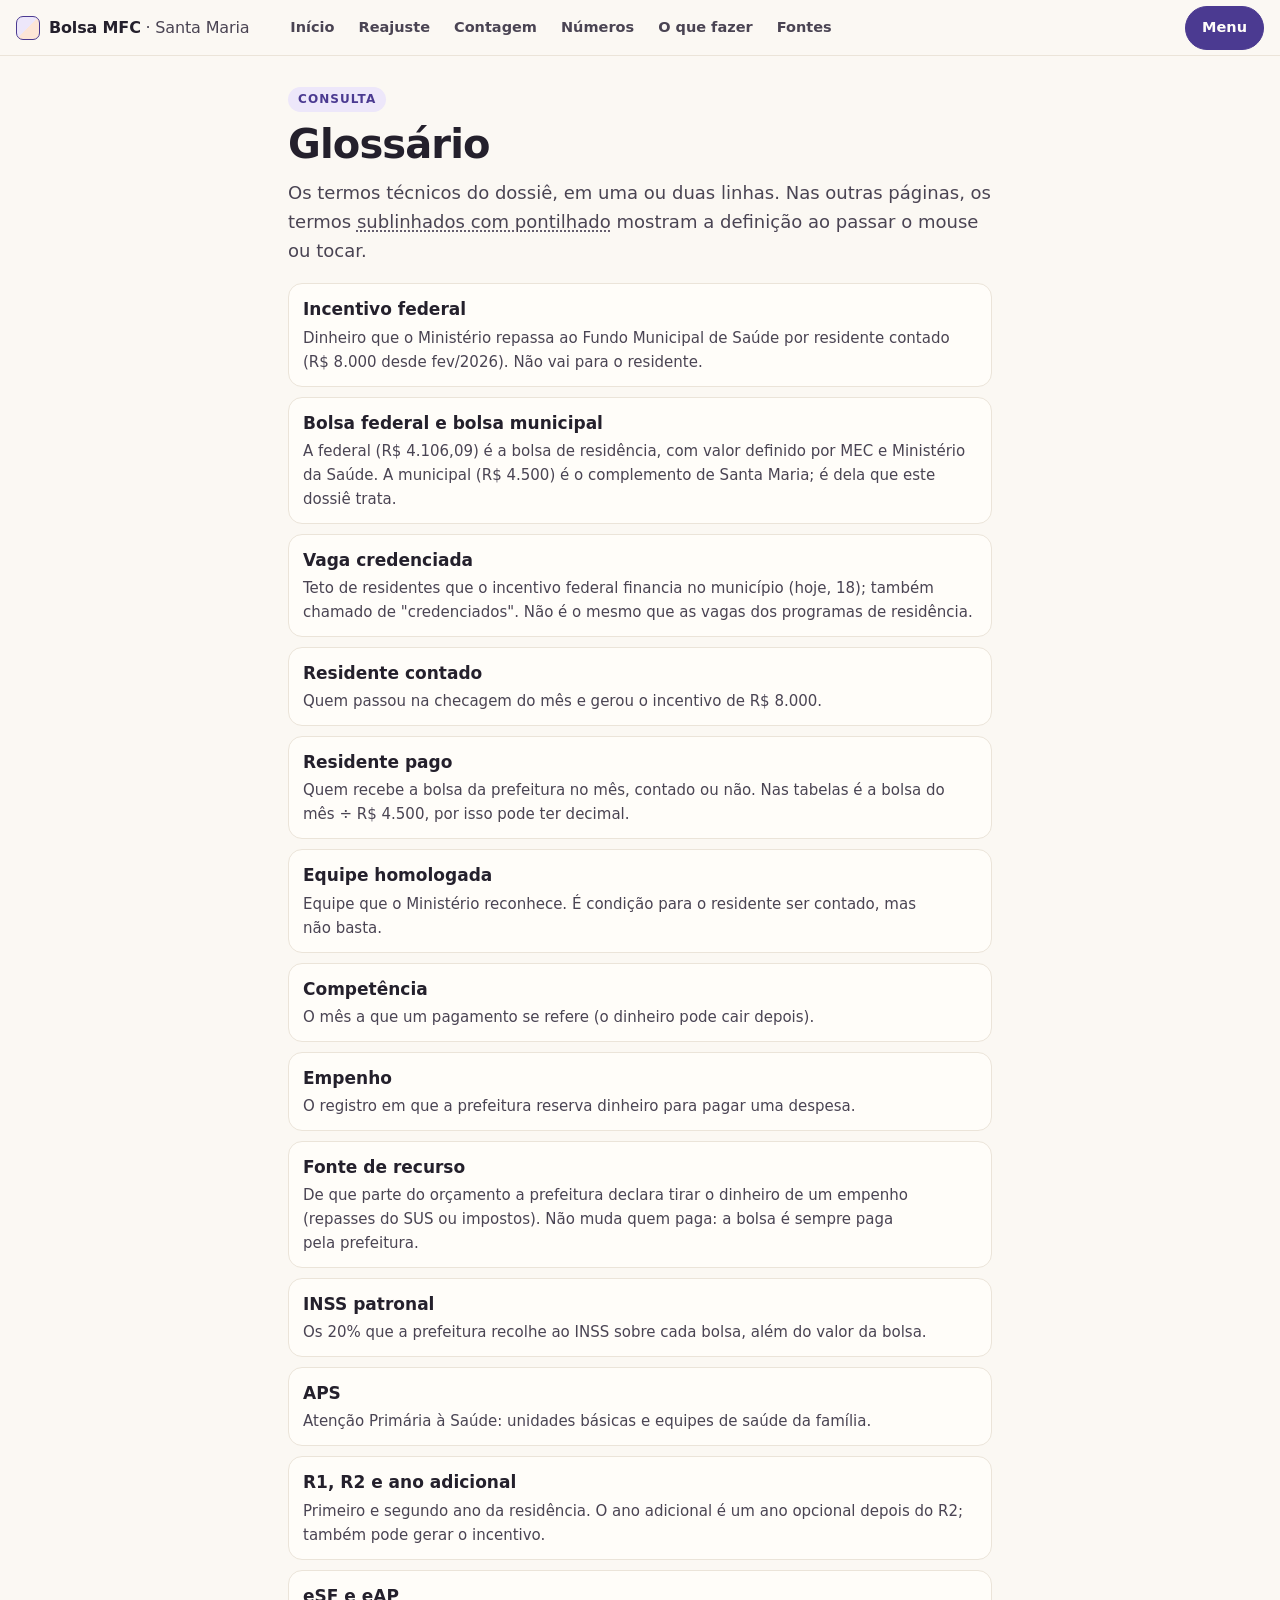
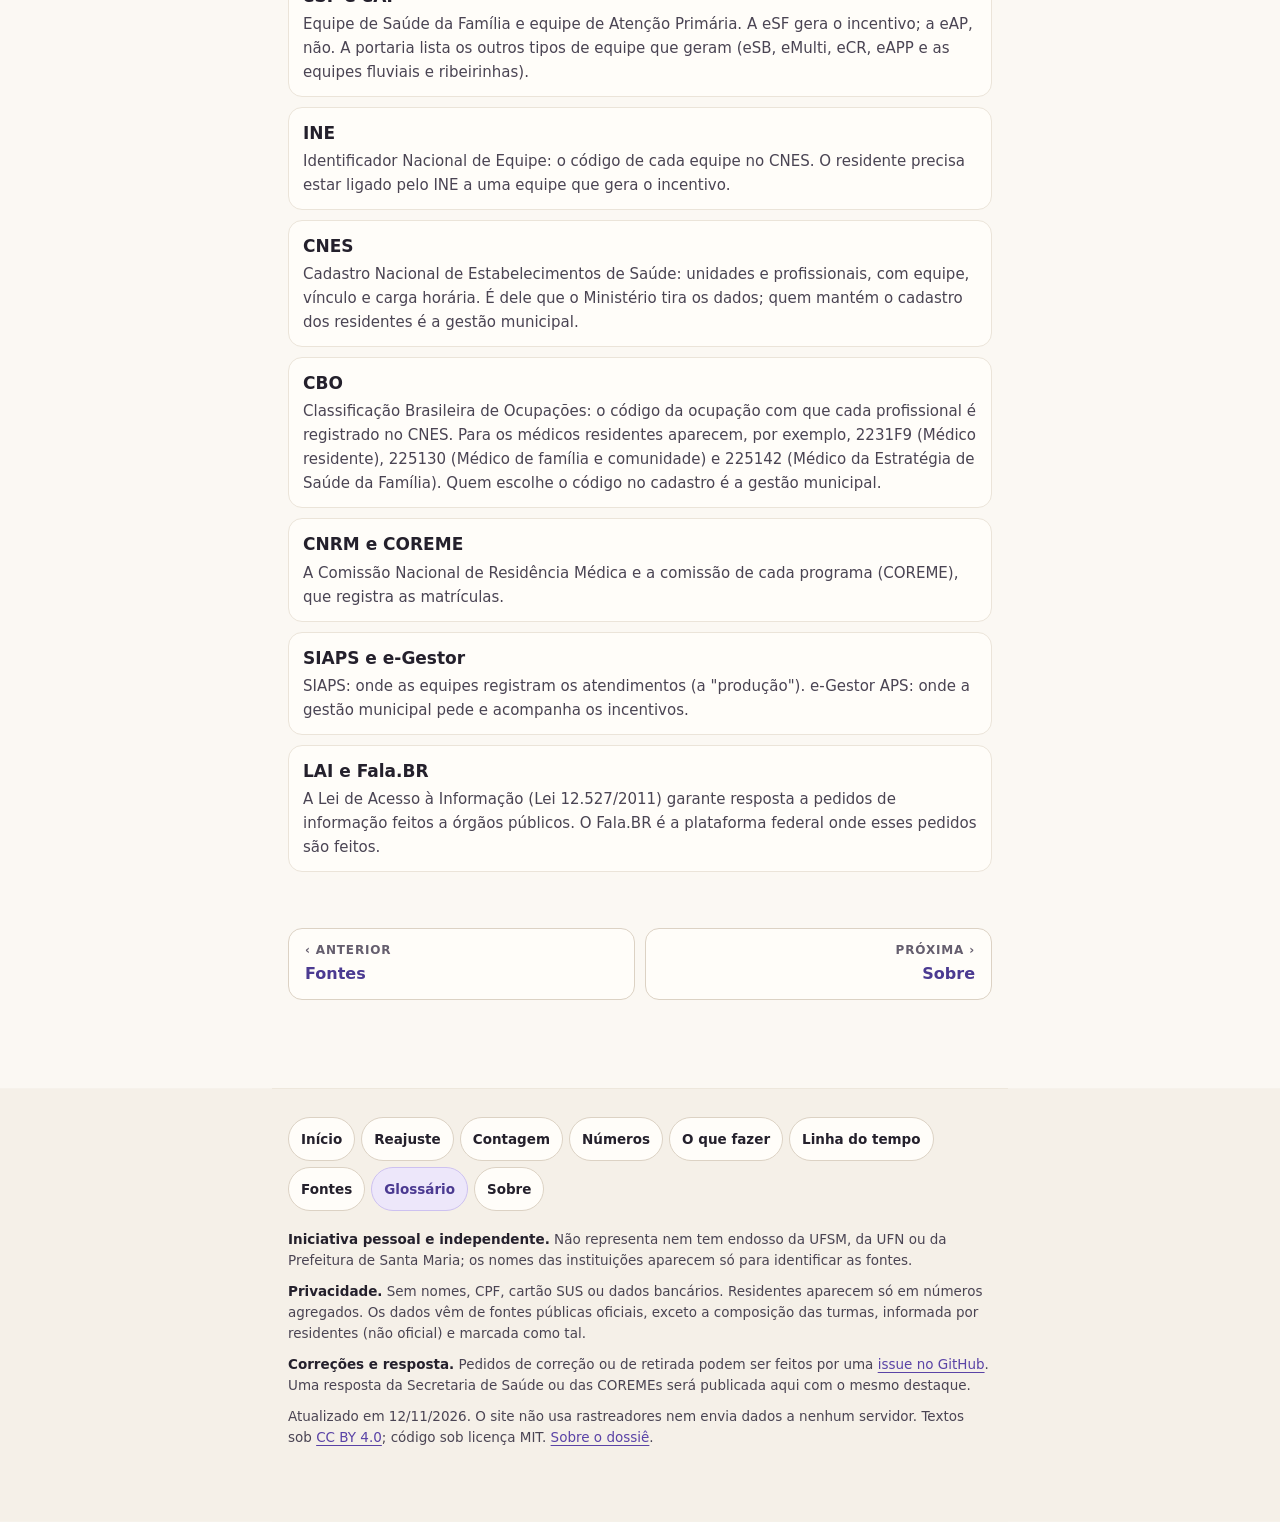
<file: glossario.html>
<!doctype html>
<html lang="pt-BR">
<head>
<meta charset="utf-8">
<meta name="viewport" content="width=device-width, initial-scale=1, viewport-fit=cover">
<title>Glossário — Bolsa MFC Santa Maria</title>
<meta name="description" content="Os termos técnicos do dossiê da bolsa dos residentes de MFC de Santa Maria: incentivo federal, vaga credenciada, CNES, CNRM, competência, empenho e outros.">
<!--b:cabeca-->
<meta name="color-scheme" content="light dark">
<meta name="theme-color" content="#fbf8f3" media="(prefers-color-scheme: light)">
<meta name="theme-color" content="#16141b" media="(prefers-color-scheme: dark)">
<meta property="og:type" content="website">
<meta property="og:locale" content="pt_BR">
<meta property="og:title" content="Glossário — Bolsa MFC Santa Maria">
<meta property="og:description" content="Os termos técnicos do dossiê da bolsa dos residentes de MFC de Santa Maria: incentivo federal, vaga credenciada, CNES, CNRM, competência, empenho e outros.">
<link rel="icon" href="data:image/svg+xml,<svg xmlns='http://www.w3.org/2000/svg' viewBox='0 0 32 32'><rect x='1' y='1' width='30' height='30' rx='8' fill='%23ede7fa' stroke='%234b3a91' stroke-width='2'/><path d='M2 30 30 2v21a7 7 0 0 1-7 7z' fill='%23fde6d7'/><path d='M8 23V9h4l4 7 4-7h4v14' fill='none' stroke='%234b3a91' stroke-width='3' stroke-linejoin='round'/></svg>">
<link rel="stylesheet" href="assets/dossie.css">
<script>(function (d) { d.classList.add("js"); try { var t = localStorage.getItem("dossie-tema"); if (t === "light" || t === "dark") d.setAttribute("data-theme", t); } catch (e) {} })(document.documentElement);</script>
<script src="assets/fontes.js" defer></script>
<script src="assets/dossie.js" defer></script>
<!--/b:cabeca-->
</head>
<body data-pagina="glossario.html">
<!--b:topo-->
<a class="skip" href="#conteudo">Pular para o conteúdo</a>
<header class="bar">
  <a class="marca" href="index.html">Bolsa MFC <span>· Santa Maria</span></a>
  <nav class="nav-topo" aria-label="Páginas principais"><a href="index.html">Início</a><a href="reajuste.html">Reajuste</a><a href="contagem.html">Contagem</a><a href="numeros.html">Números</a><a href="fazer.html">O que fazer</a><a href="fontes.html">Fontes</a></nav>
  <div class="bar-acoes">
    <a class="bar-btn so-celular" href="fontes.html">Fontes</a>
    <a class="bar-btn primario" href="#mapa" id="abre-menu" aria-haspopup="dialog">Menu</a>
  </div>
</header>
<!--/b:topo-->

<main id="conteudo">
  <header class="topo-pagina">
    <p class="rotulo">Consulta</p>
    <h1>Glossário</h1>
    <p class="lead">Os termos técnicos do dossiê, em uma ou duas linhas. Nas outras páginas, os termos
    <a class="termo" href="glossario.html#t-cnes" data-termo="cnes">sublinhados com pontilhado</a> mostram a definição ao
    passar o mouse ou tocar.</p>
  </header>

  <!--b:lista-termos--><dl class="glossario"><div id="t-incentivo"><dt>Incentivo federal</dt><dd>Dinheiro que o Ministério repassa ao Fundo Municipal de Saúde por residente contado (R$ 8.000 desde fev/2026). Não vai para o residente.</dd></div><div id="t-bolsa"><dt>Bolsa federal e bolsa municipal</dt><dd>A federal (R$ 4.106,09) é a bolsa de residência, com valor definido por MEC e Ministério da Saúde. A municipal (R$ 4.500) é o complemento de Santa Maria; é dela que este dossiê trata.</dd></div><div id="t-vaga"><dt>Vaga credenciada</dt><dd>Teto de residentes que o incentivo federal financia no município (hoje, 18); também chamado de &quot;credenciados&quot;. Não é o mesmo que as vagas dos programas de residência.</dd></div><div id="t-contado"><dt>Residente contado</dt><dd>Quem passou na checagem do mês e gerou o incentivo de R$ 8.000.</dd></div><div id="t-pago"><dt>Residente pago</dt><dd>Quem recebe a bolsa da prefeitura no mês, contado ou não. Nas tabelas é a bolsa do mês ÷ R$ 4.500, por isso pode ter decimal.</dd></div><div id="t-homologada"><dt>Equipe homologada</dt><dd>Equipe que o Ministério reconhece. É condição para o residente ser contado, mas não basta.</dd></div><div id="t-competencia"><dt>Competência</dt><dd>O mês a que um pagamento se refere (o dinheiro pode cair depois).</dd></div><div id="t-empenho"><dt>Empenho</dt><dd>O registro em que a prefeitura reserva dinheiro para pagar uma despesa.</dd></div><div id="t-fonte-recurso"><dt>Fonte de recurso</dt><dd>De que parte do orçamento a prefeitura declara tirar o dinheiro de um empenho (repasses do SUS ou impostos). Não muda quem paga: a bolsa é sempre paga pela prefeitura.</dd></div><div id="t-inss"><dt>INSS patronal</dt><dd>Os 20% que a prefeitura recolhe ao INSS sobre cada bolsa, além do valor da bolsa.</dd></div><div id="t-aps"><dt>APS</dt><dd>Atenção Primária à Saúde: unidades básicas e equipes de saúde da família.</dd></div><div id="t-r1-r2"><dt>R1, R2 e ano adicional</dt><dd>Primeiro e segundo ano da residência. O ano adicional é um ano opcional depois do R2; também pode gerar o incentivo.</dd></div><div id="t-esf-eap"><dt>eSF e eAP</dt><dd>Equipe de Saúde da Família e equipe de Atenção Primária. A eSF gera o incentivo; a eAP, não. A portaria lista os outros tipos de equipe que geram (eSB, eMulti, eCR, eAPP e as equipes fluviais e ribeirinhas).</dd></div><div id="t-ine"><dt>INE</dt><dd>Identificador Nacional de Equipe: o código de cada equipe no CNES. O residente precisa estar ligado pelo INE a uma equipe que gera o incentivo.</dd></div><div id="t-cnes"><dt>CNES</dt><dd>Cadastro Nacional de Estabelecimentos de Saúde: unidades e profissionais, com equipe, vínculo e carga horária. É dele que o Ministério tira os dados; quem mantém o cadastro dos residentes é a gestão municipal.</dd></div><div id="t-cbo"><dt>CBO</dt><dd>Classificação Brasileira de Ocupações: o código da ocupação com que cada profissional é registrado no CNES. Para os médicos residentes aparecem, por exemplo, 2231F9 (Médico residente), 225130 (Médico de família e comunidade) e 225142 (Médico da Estratégia de Saúde da Família). Quem escolhe o código no cadastro é a gestão municipal.</dd></div><div id="t-cnrm"><dt>CNRM e COREME</dt><dd>A Comissão Nacional de Residência Médica e a comissão de cada programa (COREME), que registra as matrículas.</dd></div><div id="t-siaps"><dt>SIAPS e e-Gestor</dt><dd>SIAPS: onde as equipes registram os atendimentos (a &quot;produção&quot;). e-Gestor APS: onde a gestão municipal pede e acompanha os incentivos.</dd></div><div id="t-lai"><dt>LAI e Fala.BR</dt><dd>A Lei de Acesso à Informação (Lei 12.527/2011) garante resposta a pedidos de informação feitos a órgãos públicos. O Fala.BR é a plataforma federal onde esses pedidos são feitos.</dd></div></dl><!--/b:lista-termos-->

  <!--b:pager--><nav aria-label="Página anterior e próxima"><ul class="pager"><li class="ant"><a href="fontes.html" rel="prev"><span>‹ Anterior</span><b>Fontes</b></a></li><li class="prox"><a href="sobre.html" rel="next"><span>Próxima ›</span><b>Sobre</b></a></li></ul></nav><!--/b:pager-->
</main>
<!--b:rodape-->
<footer>
  <nav id="mapa" aria-label="Todas as páginas"><ul><li><a href="index.html">Início</a></li><li><a href="reajuste.html">Reajuste</a></li><li><a href="contagem.html">Contagem</a></li><li><a href="numeros.html">Números</a></li><li><a href="fazer.html">O que fazer</a></li><li><a href="linha-do-tempo.html">Linha do tempo</a></li><li><a href="fontes.html">Fontes</a></li><li><a href="glossario.html" aria-current="page">Glossário</a></li><li><a href="sobre.html">Sobre</a></li></ul></nav>
  <p><strong>Iniciativa pessoal e independente.</strong> Não representa nem tem endosso da UFSM, da UFN ou da Prefeitura de
  Santa Maria; os nomes das instituições aparecem só para identificar as fontes.</p>
  <p><strong>Privacidade.</strong> Sem nomes, CPF, cartão SUS ou dados bancários. Residentes aparecem só em números
  agregados. Os dados vêm de fontes públicas oficiais, exceto a composição das turmas, informada por residentes (não
  oficial) e marcada como tal.</p>
  <p><strong>Correções e resposta.</strong> Pedidos de correção ou de retirada podem ser feitos por uma
  <a href="https://github.com/skabite/bolsa-residentes-santa-maria/issues" target="_blank" rel="noopener">issue no GitHub</a>. Uma resposta da Secretaria de Saúde ou das
  COREMEs será publicada aqui com o mesmo destaque.</p>
  <p>Atualizado em 12/11/2026. O site não usa rastreadores nem envia dados a nenhum servidor. Textos sob
  <a href="https://creativecommons.org/licenses/by/4.0/deed.pt-br" target="_blank" rel="noopener">CC BY 4.0</a>; código sob
  licença MIT. <a href="sobre.html">Sobre o dossiê</a>.</p>
</footer>

<dialog id="menu" class="folha" aria-labelledby="menu-tit">
  <div class="folha-topo"><h2 id="menu-tit">Páginas</h2><button class="fechar" type="button" data-fechar>Fechar</button></div>
  <div class="folha-corpo">
    <ul class="menu-lista">
      <li><a href="index.html"><span><b>Início</b><small>A situação em 2 minutos, com os quatro pontos principais.</small></span></a></li>
      <li><a href="reajuste.html"><span><b>Dá para pedir reajuste?</b><small>O pedido, quanto seria e como outras cidades fazem.</small></span></a></li>
      <li><a href="contagem.html"><span><b>Onde trava a contagem</b><small>O código de ocupação (CBO), os requisitos do Ministério e o estágio externo.</small></span></a></li>
      <li><a href="numeros.html"><span><b>Os números</b><small>Gráficos, tabelas, cada empenho e até quando vão os dados.</small></span></a></li>
      <li><a href="fazer.html"><span><b>O que fazer</b><small>Para residentes, gestão municipal e COREMEs, com os canais.</small></span></a></li>
      <li><a href="linha-do-tempo.html"><span><b>Linha do tempo</b><small>Do incentivo de 2019 aos três meses zerados e à troca do CBO, em 2026.</small></span></a></li>
      <li><a href="fontes.html"><span><b>Fontes</b><small>As referências, com o que cada uma prova e onde é citada.</small></span></a></li>
      <li><a href="glossario.html" aria-current="page"><span><b>Glossário</b><small>CNES, CNRM, competência, empenho e outros termos.</small></span></a></li>
      <li><a href="sobre.html"><span><b>Sobre o dossiê</b><small>Método, correções, privacidade e como reutilizar.</small></span></a></li>
    </ul>
    <div class="tema" role="group" aria-label="Tema">
      <button type="button" data-tema="auto">Automático</button>
      <button type="button" data-tema="light">Claro</button>
      <button type="button" data-tema="dark">Escuro</button>
    </div>
  </div>
</dialog>
<div class="balao" id="balao" hidden></div>
<div class="tip" id="tip" aria-hidden="true"></div>
<!--/b:rodape-->
</body>
</html>
</file>
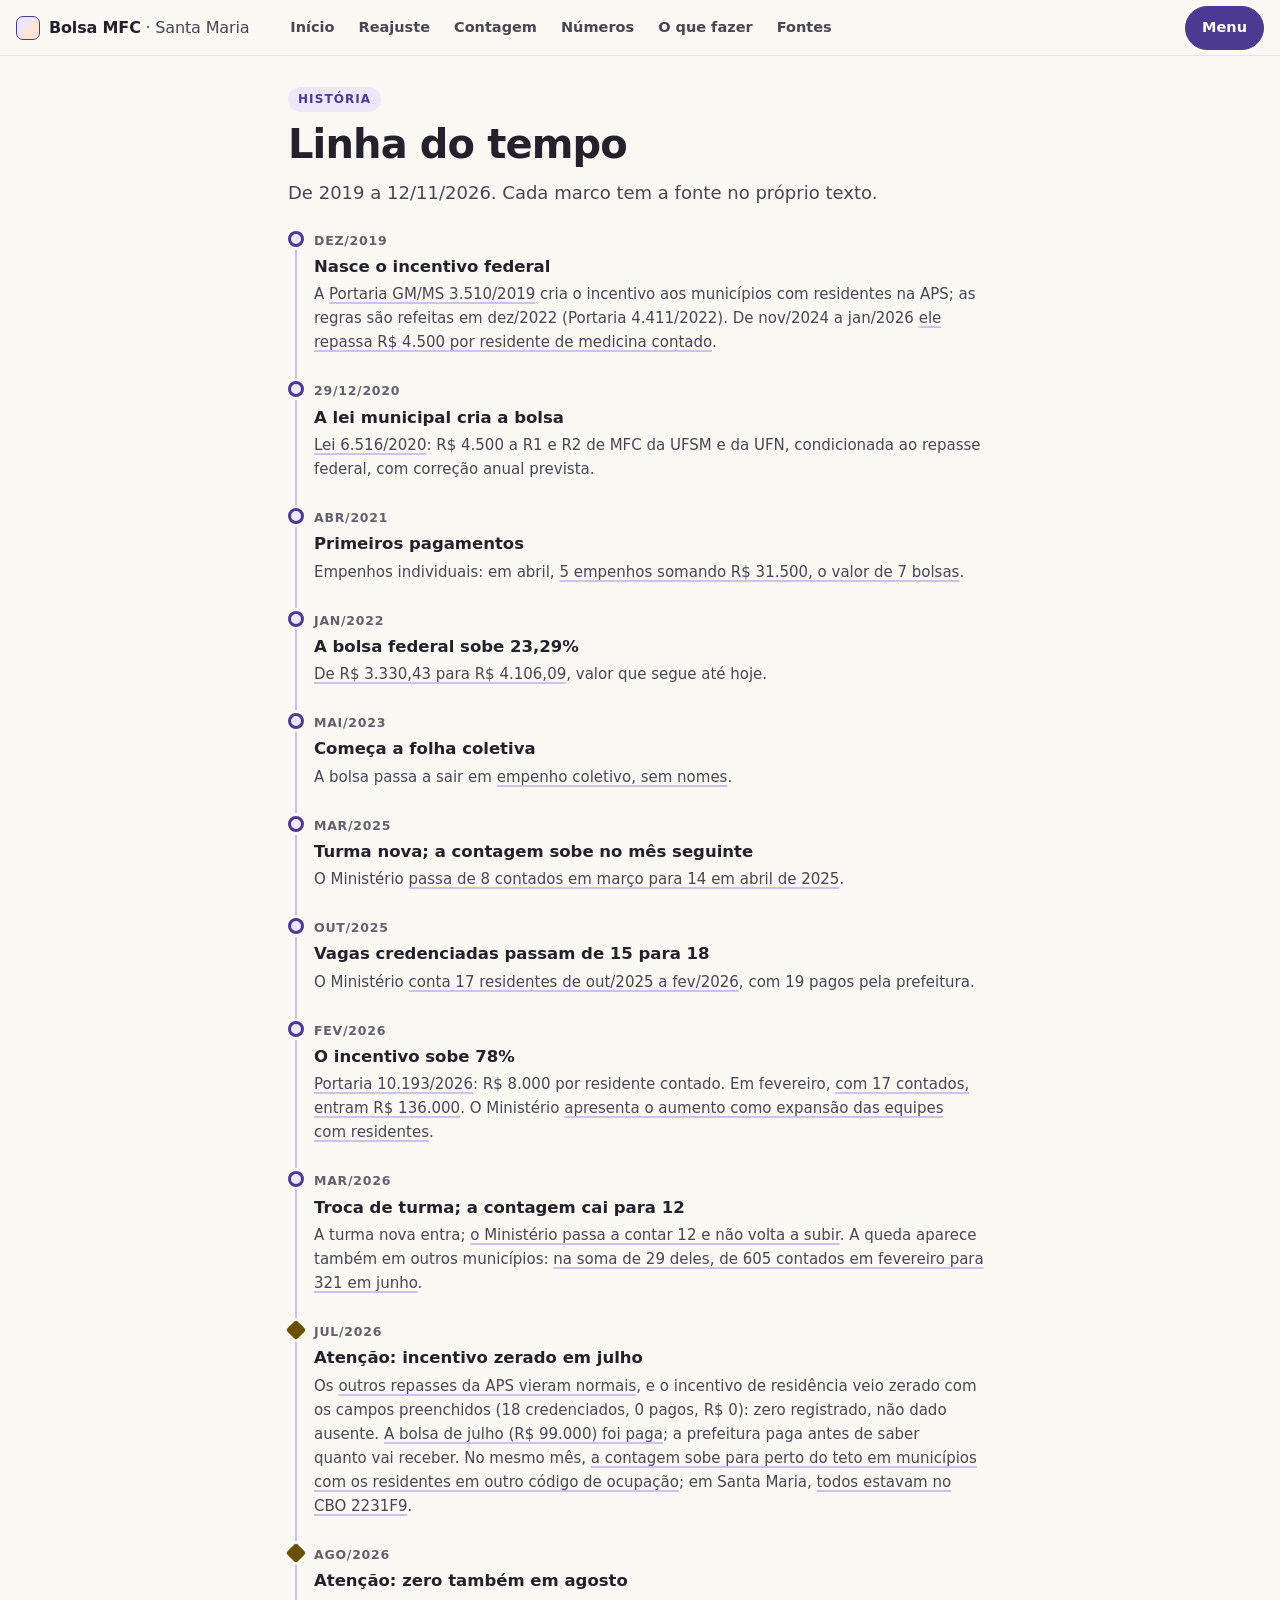
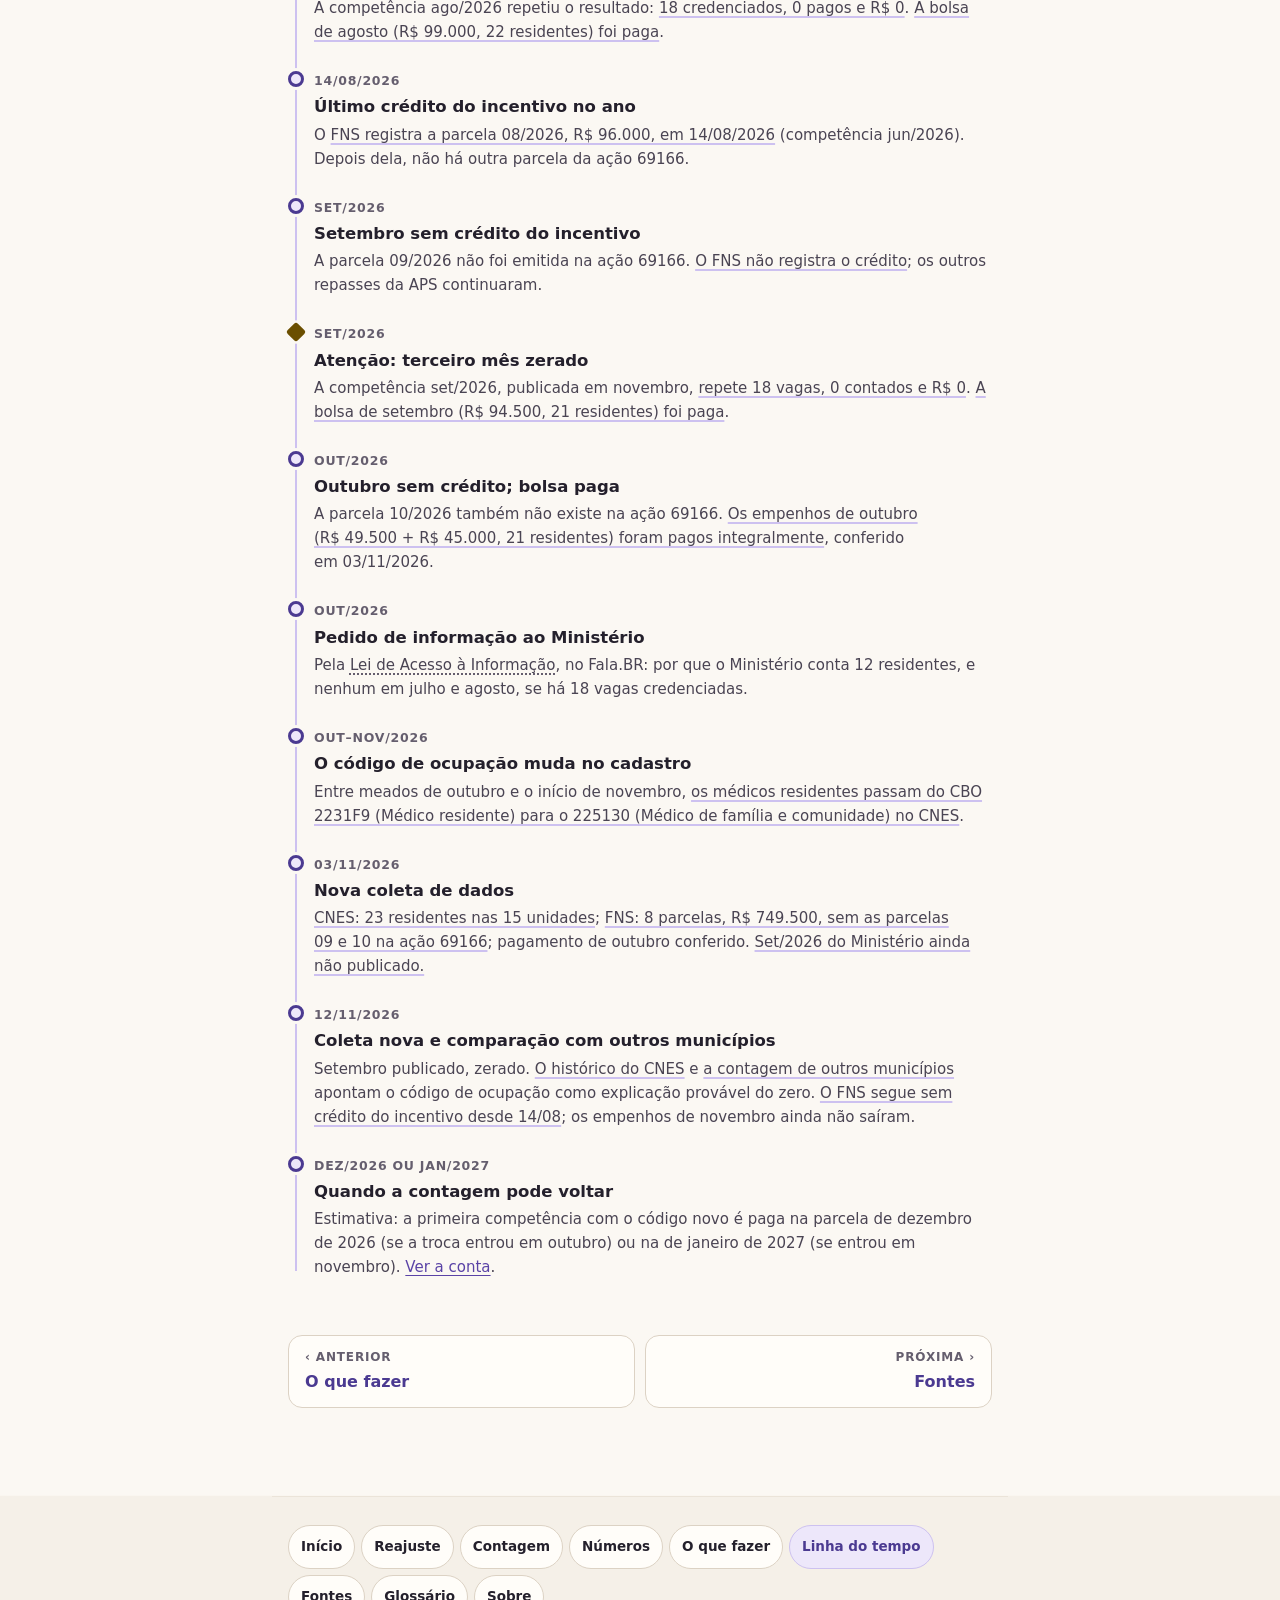
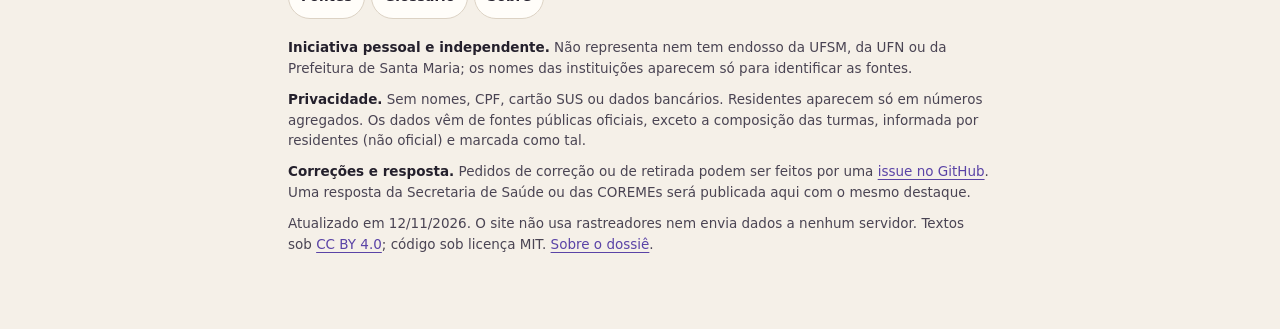
<file: linha-do-tempo.html>
<!doctype html>
<html lang="pt-BR">
<head>
<meta charset="utf-8">
<meta name="viewport" content="width=device-width, initial-scale=1, viewport-fit=cover">
<title>Linha do tempo — Bolsa MFC Santa Maria</title>
<meta name="description" content="Da criação do incentivo federal de residência, em 2019, aos repasses zerados de julho a setembro de 2026 e à troca do código de ocupação no cadastro: os marcos da bolsa dos residentes de MFC de Santa Maria.">
<!--b:cabeca-->
<meta name="color-scheme" content="light dark">
<meta name="theme-color" content="#fbf8f3" media="(prefers-color-scheme: light)">
<meta name="theme-color" content="#16141b" media="(prefers-color-scheme: dark)">
<meta property="og:type" content="website">
<meta property="og:locale" content="pt_BR">
<meta property="og:title" content="Linha do tempo — Bolsa MFC Santa Maria">
<meta property="og:description" content="Da criação do incentivo federal de residência, em 2019, aos repasses zerados de julho a setembro de 2026 e à troca do código de ocupação no cadastro: os marcos da bolsa dos residentes de MFC de Santa Maria.">
<link rel="icon" href="data:image/svg+xml,<svg xmlns='http://www.w3.org/2000/svg' viewBox='0 0 32 32'><rect x='1' y='1' width='30' height='30' rx='8' fill='%23ede7fa' stroke='%234b3a91' stroke-width='2'/><path d='M2 30 30 2v21a7 7 0 0 1-7 7z' fill='%23fde6d7'/><path d='M8 23V9h4l4 7 4-7h4v14' fill='none' stroke='%234b3a91' stroke-width='3' stroke-linejoin='round'/></svg>">
<link rel="stylesheet" href="assets/dossie.css">
<script>(function (d) { d.classList.add("js"); try { var t = localStorage.getItem("dossie-tema"); if (t === "light" || t === "dark") d.setAttribute("data-theme", t); } catch (e) {} })(document.documentElement);</script>
<script src="assets/fontes.js" defer></script>
<script src="assets/dossie.js" defer></script>
<!--/b:cabeca-->
</head>
<body data-pagina="linha-do-tempo.html">
<!--b:topo-->
<a class="skip" href="#conteudo">Pular para o conteúdo</a>
<header class="bar">
  <a class="marca" href="index.html">Bolsa MFC <span>· Santa Maria</span></a>
  <nav class="nav-topo" aria-label="Páginas principais"><a href="index.html">Início</a><a href="reajuste.html">Reajuste</a><a href="contagem.html">Contagem</a><a href="numeros.html">Números</a><a href="fazer.html">O que fazer</a><a href="fontes.html">Fontes</a></nav>
  <div class="bar-acoes">
    <a class="bar-btn so-celular" href="fontes.html">Fontes</a>
    <a class="bar-btn primario" href="#mapa" id="abre-menu" aria-haspopup="dialog">Menu</a>
  </div>
</header>
<!--/b:topo-->

<main id="conteudo">
  <header class="topo-pagina">
    <p class="rotulo">História</p>
    <h1>Linha do tempo</h1>
    <p class="lead">De 2019 a 12/11/2026. Cada marco tem a fonte no próprio texto.</p>
  </header>

  <ol class="tempo">
    <li><span class="quando">dez/2019</span><b>Nasce o incentivo federal</b><p>A
    <a class="cita" href="fontes.html#ref-19" data-ref="19">Portaria GM/MS 3.510/2019</a> cria o incentivo aos municípios com
    residentes na APS; as regras são refeitas em dez/2022 (Portaria 4.411/2022). De nov/2024 a jan/2026
    <a class="cita" href="fontes.html#ref-5" data-ref="5">ele repassa R$ 4.500 por residente de medicina contado</a>.</p></li>
    <li><span class="quando">29/12/2020</span><b>A lei municipal cria a bolsa</b><p>
    <a class="cita" href="fontes.html#ref-1" data-ref="1">Lei 6.516/2020</a>: R$ 4.500 a R1 e R2 de MFC da UFSM e da UFN,
    condicionada ao repasse federal, com correção anual prevista.</p></li>
    <li><span class="quando">abr/2021</span><b>Primeiros pagamentos</b><p>Empenhos individuais: em abril,
    <a class="cita" href="fontes.html#ref-6" data-ref="6">5 empenhos somando R$ 31.500, o valor de 7 bolsas</a>.</p></li>
    <li><span class="quando">jan/2022</span><b>A bolsa federal sobe 23,29%</b><p>
    <a class="cita" href="fontes.html#ref-3" data-ref="3">De R$ 3.330,43 para R$ 4.106,09</a>, valor que segue até hoje.</p></li>
    <li><span class="quando">mai/2023</span><b>Começa a folha coletiva</b><p>A bolsa passa a sair em
    <a class="cita" href="fontes.html#ref-6" data-ref="6">empenho coletivo, sem nomes</a>.</p></li>
    <li><span class="quando">mar/2025</span><b>Turma nova; a contagem sobe no mês seguinte</b><p>O Ministério
    <a class="cita" href="fontes.html#ref-5" data-ref="5">passa de 8 contados em março para 14 em abril de 2025</a>.</p></li>
    <li><span class="quando">out/2025</span><b>Vagas credenciadas passam de 15 para 18</b><p>O Ministério
    <a class="cita" href="fontes.html#ref-5" data-ref="5">conta 17 residentes de out/2025 a fev/2026</a>, com 19 pagos pela
    prefeitura.</p></li>
    <li><span class="quando">fev/2026</span><b>O incentivo sobe 78%</b><p>
    <a class="cita" href="fontes.html#ref-2" data-ref="2">Portaria 10.193/2026</a>: R$ 8.000 por residente contado. Em
    fevereiro, <a class="cita" href="fontes.html#ref-5" data-ref="5">com 17 contados, entram R$ 136.000</a>. O Ministério
    <a class="cita" href="fontes.html#ref-11" data-ref="11">apresenta o aumento como expansão das equipes com
    residentes</a>.</p></li>
    <li><span class="quando">mar/2026</span><b>Troca de turma; a contagem cai para 12</b><p>A turma nova entra;
    <a class="cita" href="fontes.html#ref-5" data-ref="5">o Ministério passa a contar 12 e não volta a subir</a>. A queda
    aparece também em outros municípios: <a class="cita" href="fontes.html#ref-24" data-ref="24">na soma de 29 deles, de 605
    contados em fevereiro para 321 em junho</a>.</p></li>
    <li class="alerta"><span class="quando">jul/2026</span><b>Atenção: incentivo zerado em julho</b><p>Os
    <a class="cita" href="fontes.html#ref-5" data-ref="5">outros repasses da APS vieram normais</a>, e o incentivo de
    residência veio zerado com os campos preenchidos (18 credenciados, 0 pagos, R$ 0): zero registrado, não dado ausente.
    <a class="cita" href="fontes.html#ref-6" data-ref="6">A bolsa de julho (R$ 99.000) foi paga</a>; a prefeitura paga antes
    de saber quanto vai receber. No mesmo mês, <a class="cita" href="fontes.html#ref-24" data-ref="24">a contagem sobe para
    perto do teto em municípios com os residentes em outro código de ocupação</a>; em Santa Maria,
    <a class="cita" href="fontes.html#ref-23" data-ref="23">todos estavam no CBO 2231F9</a>.</p></li>
    <li class="alerta"><span class="quando">ago/2026</span><b>Atenção: zero também em agosto</b><p>A competência ago/2026 repetiu o
    resultado: <a class="cita" href="fontes.html#ref-5" data-ref="5">18 credenciados, 0 pagos e R$ 0</a>.
    <a class="cita" href="fontes.html#ref-6" data-ref="6">A bolsa de agosto (R$ 99.000, 22 residentes) foi paga</a>.</p></li>
    <li><span class="quando">14/08/2026</span><b>Último crédito do incentivo no ano</b><p>O
    <a class="cita" href="fontes.html#ref-22" data-ref="22">FNS registra a parcela 08/2026, R$ 96.000, em 14/08/2026</a>
    (competência jun/2026). Depois dela, não há outra parcela da ação 69166.</p></li>
    <li><span class="quando">set/2026</span><b>Setembro sem crédito do incentivo</b><p>A parcela 09/2026 não foi emitida na
    ação 69166. <a class="cita" href="fontes.html#ref-22" data-ref="22">O FNS não registra o crédito</a>; os outros repasses
    da APS continuaram.</p></li>
    <li class="alerta"><span class="quando">set/2026</span><b>Atenção: terceiro mês zerado</b><p>A competência set/2026,
    publicada em novembro, <a class="cita" href="fontes.html#ref-5" data-ref="5">repete 18 vagas, 0 contados e R$ 0</a>.
    <a class="cita" href="fontes.html#ref-6" data-ref="6">A bolsa de setembro (R$ 94.500, 21 residentes) foi paga</a>.</p></li>
    <li><span class="quando">out/2026</span><b>Outubro sem crédito; bolsa paga</b><p>A parcela 10/2026 também não existe na
    ação 69166. <a class="cita" href="fontes.html#ref-6" data-ref="6">Os empenhos de outubro (R$ 49.500 + R$ 45.000, 21
    residentes) foram pagos integralmente</a>, conferido em 03/11/2026.</p></li>
    <li><span class="quando">out/2026</span><b>Pedido de informação ao Ministério</b><p>Pela
    <a class="termo" href="glossario.html#t-lai" data-termo="lai">Lei de Acesso à Informação</a>, no Fala.BR: por que o
    Ministério conta 12 residentes, e nenhum em julho e agosto, se há 18 vagas credenciadas.</p></li>
    <li><span class="quando">out–nov/2026</span><b>O código de ocupação muda no cadastro</b><p>Entre meados de outubro e o
    início de novembro, <a class="cita" href="fontes.html#ref-23" data-ref="23">os médicos residentes passam do CBO 2231F9
    (Médico residente) para o 225130 (Médico de família e comunidade) no CNES</a>.</p></li>
    <li><span class="quando">03/11/2026</span><b>Nova coleta de dados</b><p><a class="cita" href="fontes.html#ref-8" data-ref="8">CNES:
    23 residentes nas 15 unidades</a>; <a class="cita" href="fontes.html#ref-22" data-ref="22">FNS: 8 parcelas, R$ 749.500,
    sem as parcelas 09 e 10 na ação 69166</a>; pagamento de outubro conferido.
    <a class="cita" href="fontes.html#ref-5" data-ref="5">Set/2026 do Ministério ainda não publicado.</a></p></li>
    <li><span class="quando">12/11/2026</span><b>Coleta nova e comparação com outros municípios</b><p>Setembro publicado,
    zerado. <a class="cita" href="fontes.html#ref-23" data-ref="23">O histórico do CNES</a> e
    <a class="cita" href="fontes.html#ref-24" data-ref="24">a contagem de outros municípios</a> apontam o código de ocupação
    como explicação provável do zero. <a class="cita" href="fontes.html#ref-22" data-ref="22">O FNS segue sem crédito do
    incentivo desde 14/08</a>; os empenhos de novembro ainda não saíram.</p></li>
    <li><span class="quando">dez/2026 ou jan/2027</span><b>Quando a contagem pode voltar</b><p>Estimativa: a primeira
    competência com o código novo é paga na parcela de dezembro de 2026 (se a troca entrou em outubro) ou na de janeiro de
    2027 (se entrou em novembro). <a href="contagem.html#cbo">Ver a conta</a>.</p></li>
  </ol>

  <!--b:pager--><nav aria-label="Página anterior e próxima"><ul class="pager"><li class="ant"><a href="fazer.html" rel="prev"><span>‹ Anterior</span><b>O que fazer</b></a></li><li class="prox"><a href="fontes.html" rel="next"><span>Próxima ›</span><b>Fontes</b></a></li></ul></nav><!--/b:pager-->
</main>
<!--b:rodape-->
<footer>
  <nav id="mapa" aria-label="Todas as páginas"><ul><li><a href="index.html">Início</a></li><li><a href="reajuste.html">Reajuste</a></li><li><a href="contagem.html">Contagem</a></li><li><a href="numeros.html">Números</a></li><li><a href="fazer.html">O que fazer</a></li><li><a href="linha-do-tempo.html" aria-current="page">Linha do tempo</a></li><li><a href="fontes.html">Fontes</a></li><li><a href="glossario.html">Glossário</a></li><li><a href="sobre.html">Sobre</a></li></ul></nav>
  <p><strong>Iniciativa pessoal e independente.</strong> Não representa nem tem endosso da UFSM, da UFN ou da Prefeitura de
  Santa Maria; os nomes das instituições aparecem só para identificar as fontes.</p>
  <p><strong>Privacidade.</strong> Sem nomes, CPF, cartão SUS ou dados bancários. Residentes aparecem só em números
  agregados. Os dados vêm de fontes públicas oficiais, exceto a composição das turmas, informada por residentes (não
  oficial) e marcada como tal.</p>
  <p><strong>Correções e resposta.</strong> Pedidos de correção ou de retirada podem ser feitos por uma
  <a href="https://github.com/skabite/bolsa-residentes-santa-maria/issues" target="_blank" rel="noopener">issue no GitHub</a>. Uma resposta da Secretaria de Saúde ou das
  COREMEs será publicada aqui com o mesmo destaque.</p>
  <p>Atualizado em 12/11/2026. O site não usa rastreadores nem envia dados a nenhum servidor. Textos sob
  <a href="https://creativecommons.org/licenses/by/4.0/deed.pt-br" target="_blank" rel="noopener">CC BY 4.0</a>; código sob
  licença MIT. <a href="sobre.html">Sobre o dossiê</a>.</p>
</footer>

<dialog id="menu" class="folha" aria-labelledby="menu-tit">
  <div class="folha-topo"><h2 id="menu-tit">Páginas</h2><button class="fechar" type="button" data-fechar>Fechar</button></div>
  <div class="folha-corpo">
    <ul class="menu-lista">
      <li><a href="index.html"><span><b>Início</b><small>A situação em 2 minutos, com os quatro pontos principais.</small></span></a></li>
      <li><a href="reajuste.html"><span><b>Dá para pedir reajuste?</b><small>O pedido, quanto seria e como outras cidades fazem.</small></span></a></li>
      <li><a href="contagem.html"><span><b>Onde trava a contagem</b><small>O código de ocupação (CBO), os requisitos do Ministério e o estágio externo.</small></span></a></li>
      <li><a href="numeros.html"><span><b>Os números</b><small>Gráficos, tabelas, cada empenho e até quando vão os dados.</small></span></a></li>
      <li><a href="fazer.html"><span><b>O que fazer</b><small>Para residentes, gestão municipal e COREMEs, com os canais.</small></span></a></li>
      <li><a href="linha-do-tempo.html" aria-current="page"><span><b>Linha do tempo</b><small>Do incentivo de 2019 aos três meses zerados e à troca do CBO, em 2026.</small></span></a></li>
      <li><a href="fontes.html"><span><b>Fontes</b><small>As referências, com o que cada uma prova e onde é citada.</small></span></a></li>
      <li><a href="glossario.html"><span><b>Glossário</b><small>CNES, CNRM, competência, empenho e outros termos.</small></span></a></li>
      <li><a href="sobre.html"><span><b>Sobre o dossiê</b><small>Método, correções, privacidade e como reutilizar.</small></span></a></li>
    </ul>
    <div class="tema" role="group" aria-label="Tema">
      <button type="button" data-tema="auto">Automático</button>
      <button type="button" data-tema="light">Claro</button>
      <button type="button" data-tema="dark">Escuro</button>
    </div>
  </div>
</dialog>
<div class="balao" id="balao" hidden></div>
<div class="tip" id="tip" aria-hidden="true"></div>
<!--/b:rodape-->
</body>
</html>
</file>
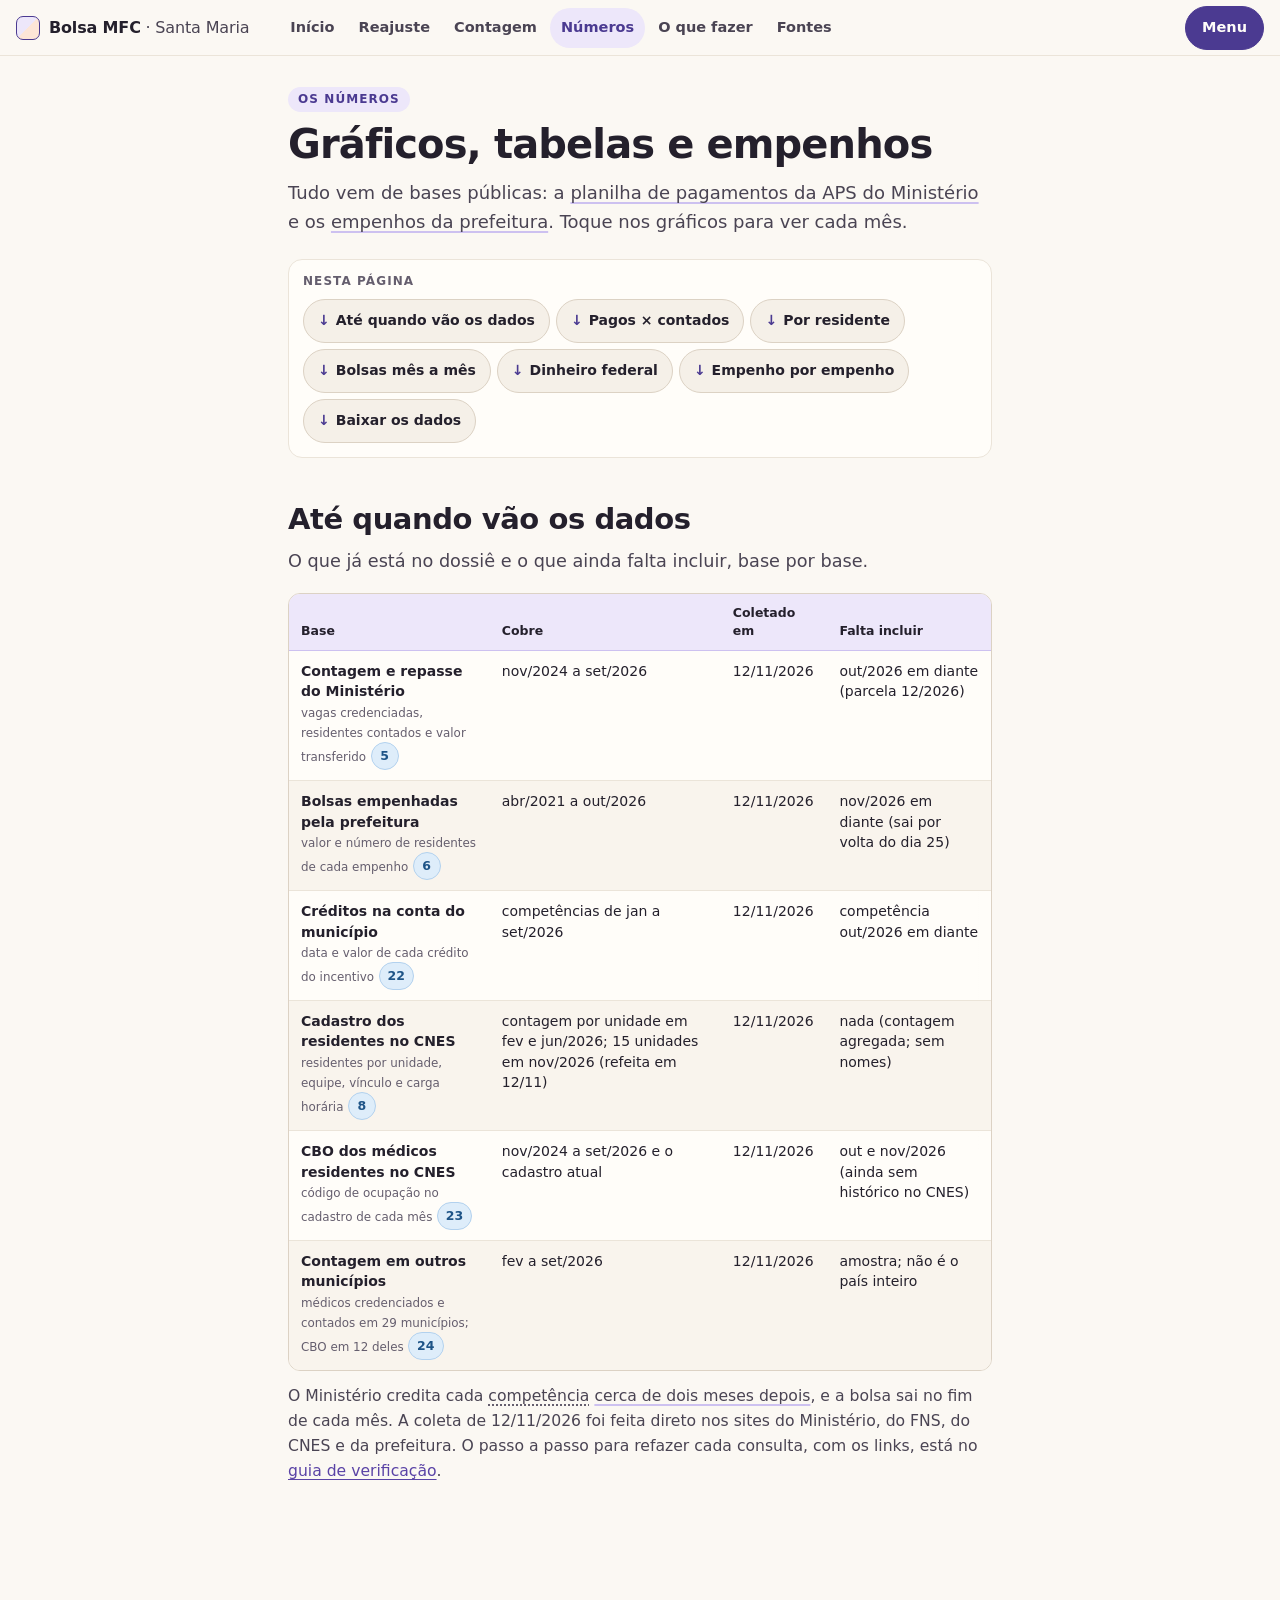
<file: numeros.html>
<!doctype html>
<html lang="pt-BR">
<head>
<meta charset="utf-8">
<meta name="viewport" content="width=device-width, initial-scale=1, viewport-fit=cover">
<title>Os números — Bolsa MFC Santa Maria</title>
<meta name="description" content="Gráficos e tabelas da bolsa dos residentes de MFC de Santa Maria e do incentivo federal: pagos × contados, média por residente, bolsas mês a mês, cada empenho com link oficial e até quando vão os dados.">
<!--b:cabeca-->
<meta name="color-scheme" content="light dark">
<meta name="theme-color" content="#fbf8f3" media="(prefers-color-scheme: light)">
<meta name="theme-color" content="#16141b" media="(prefers-color-scheme: dark)">
<meta property="og:type" content="website">
<meta property="og:locale" content="pt_BR">
<meta property="og:title" content="Os números — Bolsa MFC Santa Maria">
<meta property="og:description" content="Gráficos e tabelas da bolsa dos residentes de MFC de Santa Maria e do incentivo federal: pagos × contados, média por residente, bolsas mês a mês, cada empenho com link oficial e até quando vão os dados.">
<link rel="icon" href="data:image/svg+xml,<svg xmlns='http://www.w3.org/2000/svg' viewBox='0 0 32 32'><rect x='1' y='1' width='30' height='30' rx='8' fill='%23ede7fa' stroke='%234b3a91' stroke-width='2'/><path d='M2 30 30 2v21a7 7 0 0 1-7 7z' fill='%23fde6d7'/><path d='M8 23V9h4l4 7 4-7h4v14' fill='none' stroke='%234b3a91' stroke-width='3' stroke-linejoin='round'/></svg>">
<link rel="stylesheet" href="assets/dossie.css">
<script>(function (d) { d.classList.add("js"); try { var t = localStorage.getItem("dossie-tema"); if (t === "light" || t === "dark") d.setAttribute("data-theme", t); } catch (e) {} })(document.documentElement);</script>
<script src="assets/fontes.js" defer></script>
<script src="assets/dossie.js" defer></script>
<!--/b:cabeca-->
</head>
<body data-pagina="numeros.html">
<!--b:topo-->
<a class="skip" href="#conteudo">Pular para o conteúdo</a>
<header class="bar">
  <a class="marca" href="index.html">Bolsa MFC <span>· Santa Maria</span></a>
  <nav class="nav-topo" aria-label="Páginas principais"><a href="index.html">Início</a><a href="reajuste.html">Reajuste</a><a href="contagem.html">Contagem</a><a href="numeros.html" aria-current="page">Números</a><a href="fazer.html">O que fazer</a><a href="fontes.html">Fontes</a></nav>
  <div class="bar-acoes">
    <a class="bar-btn so-celular" href="fontes.html">Fontes</a>
    <a class="bar-btn primario" href="#mapa" id="abre-menu" aria-haspopup="dialog">Menu</a>
  </div>
</header>
<!--/b:topo-->

<main id="conteudo">
  <header class="topo-pagina">
    <p class="rotulo">Os números</p>
    <h1>Gráficos, tabelas e empenhos</h1>
    <p class="lead">Tudo vem de bases públicas: a <a class="cita" href="fontes.html#ref-5" data-ref="5">planilha de
    pagamentos da APS do Ministério</a> e os <a class="cita" href="fontes.html#ref-6" data-ref="6">empenhos da
    prefeitura</a>. Toque nos gráficos para ver cada mês.</p>
  </header>

  <!--b:toc--><nav class="toc" aria-label="Nesta página"><p>Nesta página</p><ol><li><a href="#situacao">Até quando vão os dados</a></li><li><a href="#grafico-contagem">Pagos × contados</a></li><li><a href="#por-residente">Por residente</a></li><li><a href="#mes-a-mes">Bolsas mês a mês</a></li><li><a href="#federal">Dinheiro federal</a></li><li><a href="#empenhos">Empenho por empenho</a></li><li><a href="#baixar">Baixar os dados</a></li></ol></nav><!--/b:toc-->

  <section id="situacao" data-toc="Até quando vão os dados">
    <h2>Até quando vão os dados</h2>
    <p class="lead">O que já está no dossiê e o que ainda falta incluir, base por base.</p>
    <!--t:situacao--><div class="tabela"><table><thead><tr><th>Base</th><th>Cobre</th><th>Coletado em</th><th>Falta incluir</th></tr></thead><tbody><tr><td><b>Contagem e repasse do Ministério</b><br><span class="mini">vagas credenciadas, residentes contados e valor transferido</span> <a class="ref" href="fontes.html#ref-5" data-ref="5">5</a></td><td>nov/2024 a set/2026</td><td>12/11/2026</td><td>out/2026 em diante (parcela 12/2026)</td></tr><tr><td><b>Bolsas empenhadas pela prefeitura</b><br><span class="mini">valor e número de residentes de cada empenho</span> <a class="ref" href="fontes.html#ref-6" data-ref="6">6</a></td><td>abr/2021 a out/2026</td><td>12/11/2026</td><td>nov/2026 em diante (sai por volta do dia 25)</td></tr><tr><td><b>Créditos na conta do município</b><br><span class="mini">data e valor de cada crédito do incentivo</span> <a class="ref" href="fontes.html#ref-22" data-ref="22">22</a></td><td>competências de jan a set/2026</td><td>12/11/2026</td><td>competência out/2026 em diante</td></tr><tr><td><b>Cadastro dos residentes no CNES</b><br><span class="mini">residentes por unidade, equipe, vínculo e carga horária</span> <a class="ref" href="fontes.html#ref-8" data-ref="8">8</a></td><td>contagem por unidade em fev e jun/2026; 15 unidades em nov/2026 (refeita em 12/11)</td><td>12/11/2026</td><td>nada (contagem agregada; sem nomes)</td></tr><tr><td><b>CBO dos médicos residentes no CNES</b><br><span class="mini">código de ocupação no cadastro de cada mês</span> <a class="ref" href="fontes.html#ref-23" data-ref="23">23</a></td><td>nov/2024 a set/2026 e o cadastro atual</td><td>12/11/2026</td><td>out e nov/2026 (ainda sem histórico no CNES)</td></tr><tr><td><b>Contagem em outros municípios</b><br><span class="mini">médicos credenciados e contados em 29 municípios; CBO em 12 deles</span> <a class="ref" href="fontes.html#ref-24" data-ref="24">24</a></td><td>fev a set/2026</td><td>12/11/2026</td><td>amostra; não é o país inteiro</td></tr></tbody></table></div><!--/t:situacao-->
    <p class="nota">O Ministério credita cada <a class="termo" href="glossario.html#t-competencia" data-termo="competencia">competência</a>
    <a class="cita" href="fontes.html#ref-7" data-ref="7">cerca de dois meses depois</a>, e a bolsa sai no fim de cada mês.
    A coleta de 12/11/2026 foi feita direto nos sites do Ministério, do FNS, do CNES e da prefeitura. O passo a passo
    para refazer cada consulta, com os links, está no <a href="https://github.com/skabite/bolsa-residentes-santa-maria/blob/main/verificacao.md#atualizar-os-dados" target="_blank" rel="noopener">guia de verificação</a>.</p>
  </section>

  <section id="grafico-contagem" data-toc="Pagos × contados">
    <h2>Quantos a prefeitura pagou e quantos o Ministério contou</h2>
    <div class="painel card">
      <p class="nota">A linha laranja é quem recebe a bolsa; a azul, quem gera o incentivo. Até jan/2026 cada contado
      trazia R$ 4.500, o valor de uma bolsa. Desde fev/2026 traz R$ 8.000: com 12 contados entram R$ 96.000, o custo de
      cerca de 17 residentes com INSS.</p>
      <div class="legenda"><span><i class="amostra s2"></i>Pagos pela prefeitura</span><span><i class="amostra s1"></i>Contados pelo Ministério</span><span><i class="amostra tr"></i>Vagas credenciadas</span></div>
      <div class="grafico"><!--g:pagos-contados--><svg viewBox="0 0 360 250" class="g" role="img" aria-label="Residentes pagos pela prefeitura, residentes contados pelo Ministério da Saúde e vagas credenciadas, por competência, de novembro de 2024 a setembro de 2026. Os mesmos números estão na tabela Dinheiro federal, mês a mês."><line class="g-grid" x1="30" x2="268" y1="214.0" y2="214.0"/><text class="g-tick" x="24" y="218.0" text-anchor="end">0</text><line class="g-grid" x1="30" x2="268" y1="175.6" y2="175.6"/><text class="g-tick" x="24" y="179.6" text-anchor="end">5</text><line class="g-grid" x1="30" x2="268" y1="137.2" y2="137.2"/><text class="g-tick" x="24" y="141.2" text-anchor="end">10</text><line class="g-grid" x1="30" x2="268" y1="98.8" y2="98.8"/><text class="g-tick" x="24" y="102.8" text-anchor="end">15</text><line class="g-grid" x1="30" x2="268" y1="60.4" y2="60.4"/><text class="g-tick" x="24" y="64.4" text-anchor="end">20</text><line class="g-grid" x1="30" x2="268" y1="22.0" y2="22.0"/><text class="g-tick" x="24" y="26.0" text-anchor="end">25</text><path class="g-ref" d="M 30 75.8 H 67.9 V 98.8 H 143.6 V 75.8 H 268"/><text class="g-lab" x="274" y="79.8">18 vagas</text><text class="g-tick" x="105.7" y="93.8" text-anchor="middle">15 vagas</text><path class="g-mark" d="M 203.1 22 V 214"/><text class="g-tick" x="199.1" y="24" text-anchor="end">turma nova →</text><path class="g-line g-s2" d="M 30.0 91.1 L 40.8 91.1 L 51.6 86.5 L 62.5 106.5 L 73.3 73.5 L 84.1 60.4 L 94.9 60.4 L 105.7 60.4 L 116.5 60.4 L 127.4 60.4 L 138.2 60.4 L 149.0 68.1 L 159.8 68.1 L 170.6 68.1 L 181.5 68.1 L 192.3 68.1 L 203.1 39.9 L 213.9 37.4 L 224.7 37.4 L 235.5 37.4 L 246.4 45.0 L 257.2 45.0 L 268.0 52.7"/><circle class="g-dot g-s2" cx="268.0" cy="52.7" r="4"/><path class="g-line g-s1" d="M 30.0 129.5 L 40.8 137.2 L 51.6 137.2 L 62.5 167.9 L 73.3 152.6 L 84.1 106.5 L 94.9 106.5 L 105.7 106.5 L 116.5 106.5 L 127.4 106.5 L 138.2 106.5 L 149.0 83.4 L 159.8 83.4 L 170.6 83.4 L 181.5 83.4 L 192.3 83.4 L 203.1 121.8 L 213.9 121.8 L 224.7 121.8 L 235.5 121.8 L 246.4 214.0 L 257.2 214.0 L 268.0 214.0"/><circle class="g-dot g-s1" cx="268.0" cy="214.0" r="4"/><text class="g-lab g-strong" x="274" y="56.7">21 pagos</text><text class="g-lab g-strong" x="274" y="218.0">0 contados</text><text class="g-tick" x="30.0" y="232" text-anchor="middle">nov/24</text><text class="g-tick" x="268.0" y="232" text-anchor="middle">set/26</text><text class="g-tick" x="181.5" y="232" text-anchor="middle">jan/26</text><rect class="g-hit" data-tip="nov/2024 · prefeitura pagou 16 bolsas · Ministério contou 11 · 18 vagas" x="24.6" y="22" width="10.8" height="192"><title>nov/2024 · prefeitura pagou 16 bolsas · Ministério contou 11 · 18 vagas</title></rect><rect class="g-hit" data-tip="dez/2024 · prefeitura pagou 16 bolsas · Ministério contou 10 · 18 vagas" x="35.4" y="22" width="10.8" height="192"><title>dez/2024 · prefeitura pagou 16 bolsas · Ministério contou 10 · 18 vagas</title></rect><rect class="g-hit" data-tip="jan/2025 · prefeitura pagou 16,6 bolsas · Ministério contou 10 · 18 vagas" x="46.2" y="22" width="10.8" height="192"><title>jan/2025 · prefeitura pagou 16,6 bolsas · Ministério contou 10 · 18 vagas</title></rect><rect class="g-hit" data-tip="fev/2025 · prefeitura pagou 14 bolsas · Ministério contou 6 · 18 vagas" x="57.0" y="22" width="10.8" height="192"><title>fev/2025 · prefeitura pagou 14 bolsas · Ministério contou 6 · 18 vagas</title></rect><rect class="g-hit" data-tip="mar/2025 · prefeitura pagou 18,3 bolsas · Ministério contou 8 · 15 vagas" x="67.9" y="22" width="10.8" height="192"><title>mar/2025 · prefeitura pagou 18,3 bolsas · Ministério contou 8 · 15 vagas</title></rect><rect class="g-hit" data-tip="abr/2025 · prefeitura pagou 20 bolsas · Ministério contou 14 · 15 vagas" x="78.7" y="22" width="10.8" height="192"><title>abr/2025 · prefeitura pagou 20 bolsas · Ministério contou 14 · 15 vagas</title></rect><rect class="g-hit" data-tip="mai/2025 · prefeitura pagou 20 bolsas · Ministério contou 14 · 15 vagas" x="89.5" y="22" width="10.8" height="192"><title>mai/2025 · prefeitura pagou 20 bolsas · Ministério contou 14 · 15 vagas</title></rect><rect class="g-hit" data-tip="jun/2025 · prefeitura pagou 20 bolsas · Ministério contou 14 · 15 vagas" x="100.3" y="22" width="10.8" height="192"><title>jun/2025 · prefeitura pagou 20 bolsas · Ministério contou 14 · 15 vagas</title></rect><rect class="g-hit" data-tip="jul/2025 · prefeitura pagou 20 bolsas · Ministério contou 14 · 15 vagas" x="111.1" y="22" width="10.8" height="192"><title>jul/2025 · prefeitura pagou 20 bolsas · Ministério contou 14 · 15 vagas</title></rect><rect class="g-hit" data-tip="ago/2025 · prefeitura pagou 20 bolsas · Ministério contou 14 · 15 vagas" x="122.0" y="22" width="10.8" height="192"><title>ago/2025 · prefeitura pagou 20 bolsas · Ministério contou 14 · 15 vagas</title></rect><rect class="g-hit" data-tip="set/2025 · prefeitura pagou 20 bolsas · Ministério contou 14 · 15 vagas" x="132.8" y="22" width="10.8" height="192"><title>set/2025 · prefeitura pagou 20 bolsas · Ministério contou 14 · 15 vagas</title></rect><rect class="g-hit" data-tip="out/2025 · prefeitura pagou 19 bolsas · Ministério contou 17 · 18 vagas" x="143.6" y="22" width="10.8" height="192"><title>out/2025 · prefeitura pagou 19 bolsas · Ministério contou 17 · 18 vagas</title></rect><rect class="g-hit" data-tip="nov/2025 · prefeitura pagou 19 bolsas · Ministério contou 17 · 18 vagas" x="154.4" y="22" width="10.8" height="192"><title>nov/2025 · prefeitura pagou 19 bolsas · Ministério contou 17 · 18 vagas</title></rect><rect class="g-hit" data-tip="dez/2025 · prefeitura pagou 19 bolsas · Ministério contou 17 · 18 vagas" x="165.2" y="22" width="10.8" height="192"><title>dez/2025 · prefeitura pagou 19 bolsas · Ministério contou 17 · 18 vagas</title></rect><rect class="g-hit" data-tip="jan/2026 · prefeitura pagou 19 bolsas · Ministério contou 17 · 18 vagas" x="176.0" y="22" width="10.8" height="192"><title>jan/2026 · prefeitura pagou 19 bolsas · Ministério contou 17 · 18 vagas</title></rect><rect class="g-hit" data-tip="fev/2026 · prefeitura pagou 19 bolsas · Ministério contou 17 · 18 vagas" x="186.9" y="22" width="10.8" height="192"><title>fev/2026 · prefeitura pagou 19 bolsas · Ministério contou 17 · 18 vagas</title></rect><rect class="g-hit" data-tip="mar/2026 · prefeitura pagou 22,7 bolsas · Ministério contou 12 · 18 vagas" x="197.7" y="22" width="10.8" height="192"><title>mar/2026 · prefeitura pagou 22,7 bolsas · Ministério contou 12 · 18 vagas</title></rect><rect class="g-hit" data-tip="abr/2026 · prefeitura pagou 23 bolsas · Ministério contou 12 · 18 vagas" x="208.5" y="22" width="10.8" height="192"><title>abr/2026 · prefeitura pagou 23 bolsas · Ministério contou 12 · 18 vagas</title></rect><rect class="g-hit" data-tip="mai/2026 · prefeitura pagou 23 bolsas · Ministério contou 12 · 18 vagas" x="219.3" y="22" width="10.8" height="192"><title>mai/2026 · prefeitura pagou 23 bolsas · Ministério contou 12 · 18 vagas</title></rect><rect class="g-hit" data-tip="jun/2026 · prefeitura pagou 23 bolsas · Ministério contou 12 · 18 vagas" x="230.1" y="22" width="10.8" height="192"><title>jun/2026 · prefeitura pagou 23 bolsas · Ministério contou 12 · 18 vagas</title></rect><rect class="g-hit" data-tip="jul/2026 · prefeitura pagou 22 bolsas · Ministério contou 0 · 18 vagas" x="241.0" y="22" width="10.8" height="192"><title>jul/2026 · prefeitura pagou 22 bolsas · Ministério contou 0 · 18 vagas</title></rect><rect class="g-hit" data-tip="ago/2026 · prefeitura pagou 22 bolsas · Ministério contou 0 · 18 vagas" x="251.8" y="22" width="10.8" height="192"><title>ago/2026 · prefeitura pagou 22 bolsas · Ministério contou 0 · 18 vagas</title></rect><rect class="g-hit" data-tip="set/2026 · prefeitura pagou 21 bolsas · Ministério contou 0 · 18 vagas" x="262.6" y="22" width="10.8" height="192"><title>set/2026 · prefeitura pagou 21 bolsas · Ministério contou 0 · 18 vagas</title></rect></svg><!--/g:pagos-contados--></div>
      <p class="leitura" role="status" data-vazio="Toque no gráfico ou arraste para ver cada mês."></p>
      <p class="mini"><a href="#federal">Ver os números mês a mês em tabela</a></p>
      <div class="selos"><span class="selo fato">Fato</span><a class="ref" href="fontes.html#ref-5" data-ref="5">5</a><a class="ref" href="fontes.html#ref-6" data-ref="6">6</a></div>
    </div>
  </section>

  <section id="por-residente" data-toc="Por residente">
    <h2>Quanto entrou, em média, por residente pago</h2>
    <div class="painel card">
      <p class="nota">Abaixo da bolsa em todos os meses, menos fevereiro de 2026: R$ 4.189 em mar–jun/2026, R$ 0 de julho a
      setembro e R$ 3.108 no período todo (nov/2024–set/2026).</p>
      <div class="legenda"><span><i class="amostra bloco"></i>Média federal por residente pago</span><span><i class="amostra s2"></i>Bolsa</span><span><i class="amostra tr"></i>R$ 8.000 por contado</span></div>
      <div class="grafico"><!--g:media-residente--><svg viewBox="0 0 360 250" class="g" role="img" aria-label="Média do incentivo federal por residente pago pela prefeitura, por competência, de novembro de 2024 a setembro de 2026, comparada com a bolsa de 4.500 reais e com o valor de 8.000 reais por residente contado. Os mesmos números estão na tabela Dinheiro federal, mês a mês."><line class="g-grid" x1="34" x2="352" y1="214.0" y2="214.0"/><text class="g-tick" x="28" y="218.0" text-anchor="end">0</text><line class="g-grid" x1="34" x2="352" y1="172.2" y2="172.2"/><text class="g-tick" x="28" y="176.2" text-anchor="end">2k</text><line class="g-grid" x1="34" x2="352" y1="130.4" y2="130.4"/><text class="g-tick" x="28" y="134.4" text-anchor="end">4k</text><line class="g-grid" x1="34" x2="352" y1="88.7" y2="88.7"/><text class="g-tick" x="28" y="92.7" text-anchor="end">6k</text><line class="g-grid" x1="34" x2="352" y1="46.9" y2="46.9"/><text class="g-tick" x="28" y="50.9" text-anchor="end">8k</text><path class="g-bar" d="M 36.6 214 V 152.4 Q 36.6 149.4 39.6 149.4 H 42.2 Q 45.2 149.4 45.2 152.4 V 214 Z"/><path class="g-bar" d="M 50.5 214 V 158.2 Q 50.5 155.2 53.5 155.2 H 56.0 Q 59.0 155.2 59.0 158.2 V 214 Z"/><path class="g-bar" d="M 64.3 214 V 160.4 Q 64.3 157.4 67.3 157.4 H 69.9 Q 72.9 157.4 72.9 160.4 V 214 Z"/><path class="g-bar" d="M 78.1 214 V 176.7 Q 78.1 173.7 81.1 173.7 H 83.7 Q 86.7 173.7 86.7 176.7 V 214 Z"/><path class="g-bar" d="M 91.9 214 V 175.9 Q 91.9 172.9 94.9 172.9 H 97.5 Q 100.5 172.9 100.5 175.9 V 214 Z"/><path class="g-bar" d="M 105.8 214 V 151.2 Q 105.8 148.2 108.8 148.2 H 111.3 Q 114.3 148.2 114.3 151.2 V 214 Z"/><path class="g-bar" d="M 119.6 214 V 151.2 Q 119.6 148.2 122.6 148.2 H 125.2 Q 128.2 148.2 128.2 151.2 V 214 Z"/><path class="g-bar" d="M 133.4 214 V 151.2 Q 133.4 148.2 136.4 148.2 H 139.0 Q 142.0 148.2 142.0 151.2 V 214 Z"/><path class="g-bar" d="M 147.2 214 V 151.2 Q 147.2 148.2 150.2 148.2 H 152.8 Q 155.8 148.2 155.8 151.2 V 214 Z"/><path class="g-bar" d="M 161.1 214 V 151.2 Q 161.1 148.2 164.1 148.2 H 166.6 Q 169.6 148.2 169.6 151.2 V 214 Z"/><path class="g-bar" d="M 174.9 214 V 151.2 Q 174.9 148.2 177.9 148.2 H 180.5 Q 183.5 148.2 183.5 151.2 V 214 Z"/><path class="g-bar" d="M 188.7 214 V 132.9 Q 188.7 129.9 191.7 129.9 H 194.3 Q 197.3 129.9 197.3 132.9 V 214 Z"/><path class="g-bar" d="M 202.5 214 V 132.9 Q 202.5 129.9 205.5 129.9 H 208.1 Q 211.1 129.9 211.1 132.9 V 214 Z"/><path class="g-bar" d="M 216.4 214 V 132.9 Q 216.4 129.9 219.4 129.9 H 221.9 Q 224.9 129.9 224.9 132.9 V 214 Z"/><path class="g-bar" d="M 230.2 214 V 132.9 Q 230.2 129.9 233.2 129.9 H 235.8 Q 238.8 129.9 238.8 132.9 V 214 Z"/><path class="g-bar" d="M 244.0 214 V 67.5 Q 244.0 64.5 247.0 64.5 H 249.6 Q 252.6 64.5 252.6 67.5 V 214 Z"/><path class="g-bar" d="M 257.8 214 V 128.5 Q 257.8 125.5 260.8 125.5 H 263.4 Q 266.4 125.5 266.4 128.5 V 214 Z"/><path class="g-bar" d="M 271.7 214 V 129.8 Q 271.7 126.8 274.7 126.8 H 277.2 Q 280.2 126.8 280.2 129.8 V 214 Z"/><path class="g-bar" d="M 285.5 214 V 129.8 Q 285.5 126.8 288.5 126.8 H 291.1 Q 294.1 126.8 294.1 129.8 V 214 Z"/><path class="g-bar" d="M 299.3 214 V 129.8 Q 299.3 126.8 302.3 126.8 H 304.9 Q 307.9 126.8 307.9 129.8 V 214 Z"/><line class="g-axis" x1="34" x2="352" y1="214" y2="214"/><path class="g-line g-s2" d="M 34 120.0 H 352"/><text class="g-lab" x="38" y="113.0">bolsa: R$ 4.500</text><path class="g-ref" d="M 241.4 46.9 H 352"/><text class="g-lab" x="352" y="39.9" text-anchor="end">R$ 8.000 por residente contado</text><text class="g-lab g-strong" x="248.3" y="58.5" text-anchor="middle">7.158</text><text class="g-lab g-strong" x="345.1" y="208" text-anchor="middle">0</text><text class="g-tick" x="40.9" y="232" text-anchor="middle">nov/24</text><text class="g-tick" x="234.5" y="232" text-anchor="middle">jan/26</text><text class="g-tick" x="352.0" y="232" text-anchor="end">set/26</text><rect class="g-hit" data-tip="nov/2024 · R$ 49.500 do Ministério ÷ 16 residentes pagos = R$ 3.094 por residente" x="34.0" y="26" width="13.8" height="188"><title>nov/2024 · R$ 49.500 do Ministério ÷ 16 residentes pagos = R$ 3.094 por residente</title></rect><rect class="g-hit" data-tip="dez/2024 · R$ 45.000 do Ministério ÷ 16 residentes pagos = R$ 2.813 por residente" x="47.8" y="26" width="13.8" height="188"><title>dez/2024 · R$ 45.000 do Ministério ÷ 16 residentes pagos = R$ 2.813 por residente</title></rect><rect class="g-hit" data-tip="jan/2025 · R$ 45.000 do Ministério ÷ 16,6 residentes pagos = R$ 2.711 por residente" x="61.7" y="26" width="13.8" height="188"><title>jan/2025 · R$ 45.000 do Ministério ÷ 16,6 residentes pagos = R$ 2.711 por residente</title></rect><rect class="g-hit" data-tip="fev/2025 · R$ 27.000 do Ministério ÷ 14 residentes pagos = R$ 1.929 por residente" x="75.5" y="26" width="13.8" height="188"><title>fev/2025 · R$ 27.000 do Ministério ÷ 14 residentes pagos = R$ 1.929 por residente</title></rect><rect class="g-hit" data-tip="mar/2025 · R$ 36.000 do Ministério ÷ 18,3 residentes pagos = R$ 1.967 por residente" x="89.3" y="26" width="13.8" height="188"><title>mar/2025 · R$ 36.000 do Ministério ÷ 18,3 residentes pagos = R$ 1.967 por residente</title></rect><rect class="g-hit" data-tip="abr/2025 · R$ 63.000 do Ministério ÷ 20 residentes pagos = R$ 3.150 por residente" x="103.1" y="26" width="13.8" height="188"><title>abr/2025 · R$ 63.000 do Ministério ÷ 20 residentes pagos = R$ 3.150 por residente</title></rect><rect class="g-hit" data-tip="mai/2025 · R$ 63.000 do Ministério ÷ 20 residentes pagos = R$ 3.150 por residente" x="117.0" y="26" width="13.8" height="188"><title>mai/2025 · R$ 63.000 do Ministério ÷ 20 residentes pagos = R$ 3.150 por residente</title></rect><rect class="g-hit" data-tip="jun/2025 · R$ 63.000 do Ministério ÷ 20 residentes pagos = R$ 3.150 por residente" x="130.8" y="26" width="13.8" height="188"><title>jun/2025 · R$ 63.000 do Ministério ÷ 20 residentes pagos = R$ 3.150 por residente</title></rect><rect class="g-hit" data-tip="jul/2025 · R$ 63.000 do Ministério ÷ 20 residentes pagos = R$ 3.150 por residente" x="144.6" y="26" width="13.8" height="188"><title>jul/2025 · R$ 63.000 do Ministério ÷ 20 residentes pagos = R$ 3.150 por residente</title></rect><rect class="g-hit" data-tip="ago/2025 · R$ 63.000 do Ministério ÷ 20 residentes pagos = R$ 3.150 por residente" x="158.4" y="26" width="13.8" height="188"><title>ago/2025 · R$ 63.000 do Ministério ÷ 20 residentes pagos = R$ 3.150 por residente</title></rect><rect class="g-hit" data-tip="set/2025 · R$ 63.000 do Ministério ÷ 20 residentes pagos = R$ 3.150 por residente" x="172.3" y="26" width="13.8" height="188"><title>set/2025 · R$ 63.000 do Ministério ÷ 20 residentes pagos = R$ 3.150 por residente</title></rect><rect class="g-hit" data-tip="out/2025 · R$ 76.500 do Ministério ÷ 19 residentes pagos = R$ 4.026 por residente" x="186.1" y="26" width="13.8" height="188"><title>out/2025 · R$ 76.500 do Ministério ÷ 19 residentes pagos = R$ 4.026 por residente</title></rect><rect class="g-hit" data-tip="nov/2025 · R$ 76.500 do Ministério ÷ 19 residentes pagos = R$ 4.026 por residente" x="199.9" y="26" width="13.8" height="188"><title>nov/2025 · R$ 76.500 do Ministério ÷ 19 residentes pagos = R$ 4.026 por residente</title></rect><rect class="g-hit" data-tip="dez/2025 · R$ 76.500 do Ministério ÷ 19 residentes pagos = R$ 4.026 por residente" x="213.7" y="26" width="13.8" height="188"><title>dez/2025 · R$ 76.500 do Ministério ÷ 19 residentes pagos = R$ 4.026 por residente</title></rect><rect class="g-hit" data-tip="jan/2026 · R$ 76.500 do Ministério ÷ 19 residentes pagos = R$ 4.026 por residente" x="227.6" y="26" width="13.8" height="188"><title>jan/2026 · R$ 76.500 do Ministério ÷ 19 residentes pagos = R$ 4.026 por residente</title></rect><rect class="g-hit" data-tip="fev/2026 · R$ 136.000 do Ministério ÷ 19 residentes pagos = R$ 7.158 por residente" x="241.4" y="26" width="13.8" height="188"><title>fev/2026 · R$ 136.000 do Ministério ÷ 19 residentes pagos = R$ 7.158 por residente</title></rect><rect class="g-hit" data-tip="mar/2026 · R$ 96.000 do Ministério ÷ 22,7 residentes pagos = R$ 4.235 por residente" x="255.2" y="26" width="13.8" height="188"><title>mar/2026 · R$ 96.000 do Ministério ÷ 22,7 residentes pagos = R$ 4.235 por residente</title></rect><rect class="g-hit" data-tip="abr/2026 · R$ 96.000 do Ministério ÷ 23 residentes pagos = R$ 4.174 por residente" x="269.0" y="26" width="13.8" height="188"><title>abr/2026 · R$ 96.000 do Ministério ÷ 23 residentes pagos = R$ 4.174 por residente</title></rect><rect class="g-hit" data-tip="mai/2026 · R$ 96.000 do Ministério ÷ 23 residentes pagos = R$ 4.174 por residente" x="282.9" y="26" width="13.8" height="188"><title>mai/2026 · R$ 96.000 do Ministério ÷ 23 residentes pagos = R$ 4.174 por residente</title></rect><rect class="g-hit" data-tip="jun/2026 · R$ 96.000 do Ministério ÷ 23 residentes pagos = R$ 4.174 por residente" x="296.7" y="26" width="13.8" height="188"><title>jun/2026 · R$ 96.000 do Ministério ÷ 23 residentes pagos = R$ 4.174 por residente</title></rect><rect class="g-hit" data-tip="jul/2026 · R$ 0 do Ministério ÷ 22 residentes pagos = R$ 0 por residente" x="310.5" y="26" width="13.8" height="188"><title>jul/2026 · R$ 0 do Ministério ÷ 22 residentes pagos = R$ 0 por residente</title></rect><rect class="g-hit" data-tip="ago/2026 · R$ 0 do Ministério ÷ 22 residentes pagos = R$ 0 por residente" x="324.3" y="26" width="13.8" height="188"><title>ago/2026 · R$ 0 do Ministério ÷ 22 residentes pagos = R$ 0 por residente</title></rect><rect class="g-hit" data-tip="set/2026 · R$ 0 do Ministério ÷ 21 residentes pagos = R$ 0 por residente" x="338.2" y="26" width="13.8" height="188"><title>set/2026 · R$ 0 do Ministério ÷ 21 residentes pagos = R$ 0 por residente</title></rect></svg><!--/g:media-residente--></div>
      <p class="leitura" role="status" data-vazio="Toque numa barra para ver a conta do mês."></p>
      <p class="mini"><a href="#federal">Ver os números mês a mês em tabela</a></p>
      <div class="selos"><span class="selo fato">Cálculo sobre dados oficiais</span><a class="ref" href="fontes.html#ref-5" data-ref="5">5</a><a class="ref" href="fontes.html#ref-6" data-ref="6">6</a>
        <span class="selo est">Premissa em mar–abr/2026</span></div>
      <p class="mini">Média = incentivo do mês ÷ (bolsa paga no mês ÷ R$ 4.500). Premissa: os R$ 43.500 a mais empenhados
      em abril/2026 foram tratados como retroativo de março, quando a turma nova começou. Sem esse ajuste, março teria 13
      pagos e abril 32,7; a média de mar–jun (R$ 4.189) não muda.</p>
    </div>
  </section>

  <section id="mes-a-mes" data-toc="Bolsas mês a mês">
    <h2>Quanto a prefeitura empenhou em bolsas, por mês</h2>
    <div class="painel card">
      <p class="nota">De abril de 2021 a outubro de 2026. Toque num mês para ver os empenhos.</p>
      <div class="grafico"><!--g:bolsa-mes--><svg viewBox="0 0 360 230" class="g" role="img" aria-label="Valor mensal empenhado em bolsas de residência, de abril de 2021 a outubro de 2026. Os empenhos de cada mês estão na tabela Empenho por empenho."><line class="g-grid" x1="38" x2="352" y1="196.0" y2="196.0"/><text class="g-tick" x="32" y="200.0" text-anchor="end">0</text><line class="g-grid" x1="38" x2="352" y1="136.0" y2="136.0"/><text class="g-tick" x="32" y="140.0" text-anchor="end">60k</text><line class="g-grid" x1="38" x2="352" y1="76.0" y2="76.0"/><text class="g-tick" x="32" y="80.0" text-anchor="end">120k</text><line class="g-grid" x1="38" x2="352" y1="16.0" y2="16.0"/><text class="g-tick" x="32" y="20.0" text-anchor="end">180k</text><rect class="g-bar" x="38.7" y="164.5" width="3.2" height="31.5" rx="1.2"/><rect class="g-bar" x="43.4" y="191.5" width="3.2" height="4.5" rx="1.2"/><rect class="g-bar" x="48.1" y="191.5" width="3.2" height="4.5" rx="1.2"/><rect class="g-bar" x="52.8" y="191.5" width="3.2" height="4.5" rx="1.2"/><rect class="g-bar" x="62.2" y="169.0" width="3.2" height="27.0" rx="1.2"/><rect class="g-bar" x="71.6" y="151.0" width="3.2" height="45.0" rx="1.2"/><rect class="g-bar" x="76.2" y="173.5" width="3.2" height="22.5" rx="1.2"/><rect class="g-bar" x="80.9" y="173.5" width="3.2" height="22.5" rx="1.2"/><rect class="g-bar" x="85.6" y="173.5" width="3.2" height="22.5" rx="1.2"/><rect class="g-bar" x="90.3" y="173.5" width="3.2" height="22.5" rx="1.2"/><rect class="g-bar" x="99.7" y="20.5" width="3.2" height="175.5" rx="1.2"/><rect class="g-bar" x="104.4" y="137.5" width="3.2" height="58.5" rx="1.2"/><rect class="g-bar" x="109.0" y="137.5" width="3.2" height="58.5" rx="1.2"/><rect class="g-bar" x="113.7" y="137.5" width="3.2" height="58.5" rx="1.2"/><rect class="g-bar" x="118.4" y="146.5" width="3.2" height="49.5" rx="1.2"/><rect class="g-bar" x="123.1" y="146.5" width="3.2" height="49.5" rx="1.2"/><rect class="g-bar" x="127.8" y="146.5" width="3.2" height="49.5" rx="1.2"/><rect class="g-bar" x="132.5" y="146.5" width="3.2" height="49.5" rx="1.2"/><rect class="g-bar" x="137.2" y="146.5" width="3.2" height="49.5" rx="1.2"/><rect class="g-bar" x="141.9" y="146.5" width="3.2" height="49.5" rx="1.2"/><rect class="g-bar" x="146.5" y="128.5" width="3.2" height="67.5" rx="1.2"/><rect class="g-bar" x="151.2" y="128.5" width="3.2" height="67.5" rx="1.2"/><rect class="g-bar" x="155.9" y="128.5" width="3.2" height="67.5" rx="1.2"/><rect class="g-bar" x="160.6" y="128.5" width="3.2" height="67.5" rx="1.2"/><rect class="g-bar" x="165.3" y="128.5" width="3.2" height="67.5" rx="1.2"/><rect class="g-bar" x="170.0" y="128.5" width="3.2" height="67.5" rx="1.2"/><rect class="g-bar" x="174.7" y="128.5" width="3.2" height="67.5" rx="1.2"/><rect class="g-bar" x="179.3" y="128.5" width="3.2" height="67.5" rx="1.2"/><rect class="g-bar" x="184.0" y="128.5" width="3.2" height="67.5" rx="1.2"/><rect class="g-bar" x="188.7" y="128.5" width="3.2" height="67.5" rx="1.2"/><rect class="g-bar" x="193.4" y="128.5" width="3.2" height="67.5" rx="1.2"/><rect class="g-bar" x="198.1" y="128.5" width="3.2" height="67.5" rx="1.2"/><rect class="g-bar" x="202.8" y="119.5" width="3.2" height="76.5" rx="1.2"/><rect class="g-bar" x="207.5" y="110.5" width="3.2" height="85.5" rx="1.2"/><rect class="g-bar" x="212.2" y="115.0" width="3.2" height="81.0" rx="1.2"/><rect class="g-bar" x="216.8" y="115.0" width="3.2" height="81.0" rx="1.2"/><rect class="g-bar" x="221.5" y="117.5" width="3.2" height="78.5" rx="1.2"/><rect class="g-bar" x="226.2" y="124.0" width="3.2" height="72.0" rx="1.2"/><rect class="g-bar" x="230.9" y="124.0" width="3.2" height="72.0" rx="1.2"/><rect class="g-bar" x="235.6" y="124.0" width="3.2" height="72.0" rx="1.2"/><rect class="g-bar" x="240.3" y="124.0" width="3.2" height="72.0" rx="1.2"/><rect class="g-bar" x="245.0" y="124.0" width="3.2" height="72.0" rx="1.2"/><rect class="g-bar" x="249.6" y="121.3" width="3.2" height="74.7" rx="1.2"/><rect class="g-bar" x="254.3" y="133.0" width="3.2" height="63.0" rx="1.2"/><rect class="g-bar" x="259.0" y="113.7" width="3.2" height="82.3" rx="1.2"/><rect class="g-bar" x="263.7" y="106.0" width="3.2" height="90.0" rx="1.2"/><rect class="g-bar" x="268.4" y="106.0" width="3.2" height="90.0" rx="1.2"/><rect class="g-bar" x="273.1" y="106.0" width="3.2" height="90.0" rx="1.2"/><rect class="g-bar" x="277.8" y="106.0" width="3.2" height="90.0" rx="1.2"/><rect class="g-bar" x="282.5" y="106.0" width="3.2" height="90.0" rx="1.2"/><rect class="g-bar" x="287.1" y="106.0" width="3.2" height="90.0" rx="1.2"/><rect class="g-bar" x="291.8" y="110.5" width="3.2" height="85.5" rx="1.2"/><rect class="g-bar" x="296.5" y="110.5" width="3.2" height="85.5" rx="1.2"/><rect class="g-bar" x="301.2" y="110.5" width="3.2" height="85.5" rx="1.2"/><rect class="g-bar" x="305.9" y="110.5" width="3.2" height="85.5" rx="1.2"/><rect class="g-bar" x="310.6" y="110.5" width="3.2" height="85.5" rx="1.2"/><rect class="g-bar" x="315.3" y="137.5" width="3.2" height="58.5" rx="1.2"/><rect class="g-bar" x="319.9" y="49.0" width="3.2" height="147.0" rx="1.2"/><rect class="g-bar" x="324.6" y="92.5" width="3.2" height="103.5" rx="1.2"/><rect class="g-bar" x="329.3" y="92.5" width="3.2" height="103.5" rx="1.2"/><rect class="g-bar" x="334.0" y="97.0" width="3.2" height="99.0" rx="1.2"/><rect class="g-bar" x="338.7" y="97.0" width="3.2" height="99.0" rx="1.2"/><rect class="g-bar" x="343.4" y="101.5" width="3.2" height="94.5" rx="1.2"/><rect class="g-bar" x="348.1" y="101.5" width="3.2" height="94.5" rx="1.2"/><line class="g-axis" x1="38" x2="352" y1="196" y2="196"/><text class="g-tick" x="59.1" y="214" text-anchor="middle">2021</text><text class="g-tick" x="108.3" y="214" text-anchor="middle">2022</text><text class="g-tick" x="164.5" y="214" text-anchor="middle">2023</text><text class="g-tick" x="220.8" y="214" text-anchor="middle">2024</text><text class="g-tick" x="277.0" y="214" text-anchor="middle">2025</text><text class="g-tick" x="328.6" y="214" text-anchor="middle">2026</text><rect class="g-hit g-mes" data-ano="2021" data-mes="4" data-tip="abr/2021 · R$ 31.500,00 · ≈7 bolsas" x="38.0" y="16" width="4.7" height="180"><title>abr/2021 · R$ 31.500,00 · ≈7 bolsas</title></rect><rect class="g-hit g-mes" data-ano="2021" data-mes="5" data-tip="mai/2021 · R$ 4.500,00 · ≈1 bolsa" x="42.7" y="16" width="4.7" height="180"><title>mai/2021 · R$ 4.500,00 · ≈1 bolsa</title></rect><rect class="g-hit g-mes" data-ano="2021" data-mes="6" data-tip="jun/2021 · R$ 4.500,00 · ≈1 bolsa" x="47.4" y="16" width="4.7" height="180"><title>jun/2021 · R$ 4.500,00 · ≈1 bolsa</title></rect><rect class="g-hit g-mes" data-ano="2021" data-mes="7" data-tip="jul/2021 · R$ 4.500,00 · ≈1 bolsa" x="52.1" y="16" width="4.7" height="180"><title>jul/2021 · R$ 4.500,00 · ≈1 bolsa</title></rect><rect class="g-hit g-mes" data-ano="2021" data-mes="8" data-tip="ago/2021 · R$ 0,00 · sem empenho no mês" x="56.7" y="16" width="4.7" height="180"><title>ago/2021 · R$ 0,00 · sem empenho no mês</title></rect><rect class="g-hit g-mes" data-ano="2021" data-mes="9" data-tip="set/2021 · R$ 27.000,00 · ≈6 bolsas" x="61.4" y="16" width="4.7" height="180"><title>set/2021 · R$ 27.000,00 · ≈6 bolsas</title></rect><rect class="g-hit g-mes" data-ano="2021" data-mes="10" data-tip="out/2021 · R$ 0,00 · sem empenho no mês" x="66.1" y="16" width="4.7" height="180"><title>out/2021 · R$ 0,00 · sem empenho no mês</title></rect><rect class="g-hit g-mes" data-ano="2021" data-mes="11" data-tip="nov/2021 · R$ 45.000,00 · ≈10 bolsas" x="70.8" y="16" width="4.7" height="180"><title>nov/2021 · R$ 45.000,00 · ≈10 bolsas</title></rect><rect class="g-hit g-mes" data-ano="2021" data-mes="12" data-tip="dez/2021 · R$ 22.500,00 · ≈5 bolsas" x="75.5" y="16" width="4.7" height="180"><title>dez/2021 · R$ 22.500,00 · ≈5 bolsas</title></rect><rect class="g-hit g-mes" data-ano="2022" data-mes="1" data-tip="jan/2022 · R$ 22.500,00 · ≈5 bolsas" x="80.2" y="16" width="4.7" height="180"><title>jan/2022 · R$ 22.500,00 · ≈5 bolsas</title></rect><rect class="g-hit g-mes" data-ano="2022" data-mes="2" data-tip="fev/2022 · R$ 22.500,00 · ≈5 bolsas" x="84.9" y="16" width="4.7" height="180"><title>fev/2022 · R$ 22.500,00 · ≈5 bolsas</title></rect><rect class="g-hit g-mes" data-ano="2022" data-mes="3" data-tip="mar/2022 · R$ 22.500,00 · ≈5 bolsas" x="89.6" y="16" width="4.7" height="180"><title>mar/2022 · R$ 22.500,00 · ≈5 bolsas</title></rect><rect class="g-hit g-mes" data-ano="2022" data-mes="4" data-tip="abr/2022 · R$ 0,00 · sem empenho no mês" x="94.2" y="16" width="4.7" height="180"><title>abr/2022 · R$ 0,00 · sem empenho no mês</title></rect><rect class="g-hit g-mes" data-ano="2022" data-mes="5" data-tip="mai/2022 · R$ 175.500,00 · ≈39 bolsas" x="98.9" y="16" width="4.7" height="180"><title>mai/2022 · R$ 175.500,00 · ≈39 bolsas</title></rect><rect class="g-hit g-mes" data-ano="2022" data-mes="6" data-tip="jun/2022 · R$ 58.500,00 · ≈13 bolsas" x="103.6" y="16" width="4.7" height="180"><title>jun/2022 · R$ 58.500,00 · ≈13 bolsas</title></rect><rect class="g-hit g-mes" data-ano="2022" data-mes="7" data-tip="jul/2022 · R$ 58.500,00 · ≈13 bolsas" x="108.3" y="16" width="4.7" height="180"><title>jul/2022 · R$ 58.500,00 · ≈13 bolsas</title></rect><rect class="g-hit g-mes" data-ano="2022" data-mes="8" data-tip="ago/2022 · R$ 58.500,00 · ≈13 bolsas" x="113.0" y="16" width="4.7" height="180"><title>ago/2022 · R$ 58.500,00 · ≈13 bolsas</title></rect><rect class="g-hit g-mes" data-ano="2022" data-mes="9" data-tip="set/2022 · R$ 49.500,00 · ≈11 bolsas" x="117.7" y="16" width="4.7" height="180"><title>set/2022 · R$ 49.500,00 · ≈11 bolsas</title></rect><rect class="g-hit g-mes" data-ano="2022" data-mes="10" data-tip="out/2022 · R$ 49.500,00 · ≈11 bolsas" x="122.4" y="16" width="4.7" height="180"><title>out/2022 · R$ 49.500,00 · ≈11 bolsas</title></rect><rect class="g-hit g-mes" data-ano="2022" data-mes="11" data-tip="nov/2022 · R$ 49.500,00 · ≈11 bolsas" x="127.0" y="16" width="4.7" height="180"><title>nov/2022 · R$ 49.500,00 · ≈11 bolsas</title></rect><rect class="g-hit g-mes" data-ano="2022" data-mes="12" data-tip="dez/2022 · R$ 49.500,00 · ≈11 bolsas" x="131.7" y="16" width="4.7" height="180"><title>dez/2022 · R$ 49.500,00 · ≈11 bolsas</title></rect><rect class="g-hit g-mes" data-ano="2023" data-mes="1" data-tip="jan/2023 · R$ 49.500,00 · ≈11 bolsas" x="136.4" y="16" width="4.7" height="180"><title>jan/2023 · R$ 49.500,00 · ≈11 bolsas</title></rect><rect class="g-hit g-mes" data-ano="2023" data-mes="2" data-tip="fev/2023 · R$ 49.500,00 · ≈11 bolsas" x="141.1" y="16" width="4.7" height="180"><title>fev/2023 · R$ 49.500,00 · ≈11 bolsas</title></rect><rect class="g-hit g-mes" data-ano="2023" data-mes="3" data-tip="mar/2023 · R$ 67.500,00 · ≈15 bolsas" x="145.8" y="16" width="4.7" height="180"><title>mar/2023 · R$ 67.500,00 · ≈15 bolsas</title></rect><rect class="g-hit g-mes" data-ano="2023" data-mes="4" data-tip="abr/2023 · R$ 67.500,00 · ≈15 bolsas" x="150.5" y="16" width="4.7" height="180"><title>abr/2023 · R$ 67.500,00 · ≈15 bolsas</title></rect><rect class="g-hit g-mes" data-ano="2023" data-mes="5" data-tip="mai/2023 · R$ 67.500,00 · ≈15 bolsas" x="155.2" y="16" width="4.7" height="180"><title>mai/2023 · R$ 67.500,00 · ≈15 bolsas</title></rect><rect class="g-hit g-mes" data-ano="2023" data-mes="6" data-tip="jun/2023 · R$ 67.500,00 · ≈15 bolsas" x="159.9" y="16" width="4.7" height="180"><title>jun/2023 · R$ 67.500,00 · ≈15 bolsas</title></rect><rect class="g-hit g-mes" data-ano="2023" data-mes="7" data-tip="jul/2023 · R$ 67.500,00 · ≈15 bolsas" x="164.5" y="16" width="4.7" height="180"><title>jul/2023 · R$ 67.500,00 · ≈15 bolsas</title></rect><rect class="g-hit g-mes" data-ano="2023" data-mes="8" data-tip="ago/2023 · R$ 67.500,00 · ≈15 bolsas" x="169.2" y="16" width="4.7" height="180"><title>ago/2023 · R$ 67.500,00 · ≈15 bolsas</title></rect><rect class="g-hit g-mes" data-ano="2023" data-mes="9" data-tip="set/2023 · R$ 67.500,00 · ≈15 bolsas" x="173.9" y="16" width="4.7" height="180"><title>set/2023 · R$ 67.500,00 · ≈15 bolsas</title></rect><rect class="g-hit g-mes" data-ano="2023" data-mes="10" data-tip="out/2023 · R$ 67.500,00 · ≈15 bolsas" x="178.6" y="16" width="4.7" height="180"><title>out/2023 · R$ 67.500,00 · ≈15 bolsas</title></rect><rect class="g-hit g-mes" data-ano="2023" data-mes="11" data-tip="nov/2023 · R$ 67.500,00 · ≈15 bolsas" x="183.3" y="16" width="4.7" height="180"><title>nov/2023 · R$ 67.500,00 · ≈15 bolsas</title></rect><rect class="g-hit g-mes" data-ano="2023" data-mes="12" data-tip="dez/2023 · R$ 67.500,00 · ≈15 bolsas" x="188.0" y="16" width="4.7" height="180"><title>dez/2023 · R$ 67.500,00 · ≈15 bolsas</title></rect><rect class="g-hit g-mes" data-ano="2024" data-mes="1" data-tip="jan/2024 · R$ 67.500,00 · ≈15 bolsas" x="192.7" y="16" width="4.7" height="180"><title>jan/2024 · R$ 67.500,00 · ≈15 bolsas</title></rect><rect class="g-hit g-mes" data-ano="2024" data-mes="2" data-tip="fev/2024 · R$ 67.500,00 · ≈15 bolsas" x="197.3" y="16" width="4.7" height="180"><title>fev/2024 · R$ 67.500,00 · ≈15 bolsas</title></rect><rect class="g-hit g-mes" data-ano="2024" data-mes="3" data-tip="mar/2024 · R$ 76.500,00 · ≈17 bolsas" x="202.0" y="16" width="4.7" height="180"><title>mar/2024 · R$ 76.500,00 · ≈17 bolsas</title></rect><rect class="g-hit g-mes" data-ano="2024" data-mes="4" data-tip="abr/2024 · R$ 85.500,00 · ≈19 bolsas" x="206.7" y="16" width="4.7" height="180"><title>abr/2024 · R$ 85.500,00 · ≈19 bolsas</title></rect><rect class="g-hit g-mes" data-ano="2024" data-mes="5" data-tip="mai/2024 · R$ 81.000,00 · ≈18 bolsas" x="211.4" y="16" width="4.7" height="180"><title>mai/2024 · R$ 81.000,00 · ≈18 bolsas</title></rect><rect class="g-hit g-mes" data-ano="2024" data-mes="6" data-tip="jun/2024 · R$ 81.000,00 · ≈18 bolsas" x="216.1" y="16" width="4.7" height="180"><title>jun/2024 · R$ 81.000,00 · ≈18 bolsas</title></rect><rect class="g-hit g-mes" data-ano="2024" data-mes="7" data-tip="jul/2024 · R$ 78.450,00 · ≈17,4 bolsas" x="220.8" y="16" width="4.7" height="180"><title>jul/2024 · R$ 78.450,00 · ≈17,4 bolsas</title></rect><rect class="g-hit g-mes" data-ano="2024" data-mes="8" data-tip="ago/2024 · R$ 72.000,00 · ≈16 bolsas" x="225.5" y="16" width="4.7" height="180"><title>ago/2024 · R$ 72.000,00 · ≈16 bolsas</title></rect><rect class="g-hit g-mes" data-ano="2024" data-mes="9" data-tip="set/2024 · R$ 72.000,00 · ≈16 bolsas" x="230.1" y="16" width="4.7" height="180"><title>set/2024 · R$ 72.000,00 · ≈16 bolsas</title></rect><rect class="g-hit g-mes" data-ano="2024" data-mes="10" data-tip="out/2024 · R$ 72.000,00 · ≈16 bolsas" x="234.8" y="16" width="4.7" height="180"><title>out/2024 · R$ 72.000,00 · ≈16 bolsas</title></rect><rect class="g-hit g-mes" data-ano="2024" data-mes="11" data-tip="nov/2024 · R$ 72.000,00 · ≈16 bolsas" x="239.5" y="16" width="4.7" height="180"><title>nov/2024 · R$ 72.000,00 · ≈16 bolsas</title></rect><rect class="g-hit g-mes" data-ano="2024" data-mes="12" data-tip="dez/2024 · R$ 72.000,00 · ≈16 bolsas" x="244.2" y="16" width="4.7" height="180"><title>dez/2024 · R$ 72.000,00 · ≈16 bolsas</title></rect><rect class="g-hit g-mes" data-ano="2025" data-mes="1" data-tip="jan/2025 · R$ 74.700,00 · ≈16,6 bolsas" x="248.9" y="16" width="4.7" height="180"><title>jan/2025 · R$ 74.700,00 · ≈16,6 bolsas</title></rect><rect class="g-hit g-mes" data-ano="2025" data-mes="2" data-tip="fev/2025 · R$ 63.000,00 · ≈14 bolsas" x="253.6" y="16" width="4.7" height="180"><title>fev/2025 · R$ 63.000,00 · ≈14 bolsas</title></rect><rect class="g-hit g-mes" data-ano="2025" data-mes="3" data-tip="mar/2025 · R$ 82.350,00 · ≈18,3 bolsas" x="258.3" y="16" width="4.7" height="180"><title>mar/2025 · R$ 82.350,00 · ≈18,3 bolsas</title></rect><rect class="g-hit g-mes" data-ano="2025" data-mes="4" data-tip="abr/2025 · R$ 90.000,00 · ≈20 bolsas" x="263.0" y="16" width="4.7" height="180"><title>abr/2025 · R$ 90.000,00 · ≈20 bolsas</title></rect><rect class="g-hit g-mes" data-ano="2025" data-mes="5" data-tip="mai/2025 · R$ 90.000,00 · ≈20 bolsas" x="267.6" y="16" width="4.7" height="180"><title>mai/2025 · R$ 90.000,00 · ≈20 bolsas</title></rect><rect class="g-hit g-mes" data-ano="2025" data-mes="6" data-tip="jun/2025 · R$ 90.000,00 · ≈20 bolsas" x="272.3" y="16" width="4.7" height="180"><title>jun/2025 · R$ 90.000,00 · ≈20 bolsas</title></rect><rect class="g-hit g-mes" data-ano="2025" data-mes="7" data-tip="jul/2025 · R$ 90.000,00 · ≈20 bolsas" x="277.0" y="16" width="4.7" height="180"><title>jul/2025 · R$ 90.000,00 · ≈20 bolsas</title></rect><rect class="g-hit g-mes" data-ano="2025" data-mes="8" data-tip="ago/2025 · R$ 90.000,00 · ≈20 bolsas" x="281.7" y="16" width="4.7" height="180"><title>ago/2025 · R$ 90.000,00 · ≈20 bolsas</title></rect><rect class="g-hit g-mes" data-ano="2025" data-mes="9" data-tip="set/2025 · R$ 90.000,00 · ≈20 bolsas" x="286.4" y="16" width="4.7" height="180"><title>set/2025 · R$ 90.000,00 · ≈20 bolsas</title></rect><rect class="g-hit g-mes" data-ano="2025" data-mes="10" data-tip="out/2025 · R$ 85.500,00 · ≈19 bolsas" x="291.1" y="16" width="4.7" height="180"><title>out/2025 · R$ 85.500,00 · ≈19 bolsas</title></rect><rect class="g-hit g-mes" data-ano="2025" data-mes="11" data-tip="nov/2025 · R$ 85.500,00 · ≈19 bolsas" x="295.8" y="16" width="4.7" height="180"><title>nov/2025 · R$ 85.500,00 · ≈19 bolsas</title></rect><rect class="g-hit g-mes" data-ano="2025" data-mes="12" data-tip="dez/2025 · R$ 85.500,00 · ≈19 bolsas" x="300.4" y="16" width="4.7" height="180"><title>dez/2025 · R$ 85.500,00 · ≈19 bolsas</title></rect><rect class="g-hit g-mes" data-ano="2026" data-mes="1" data-tip="jan/2026 · R$ 85.500,00 · ≈19 bolsas" x="305.1" y="16" width="4.7" height="180"><title>jan/2026 · R$ 85.500,00 · ≈19 bolsas</title></rect><rect class="g-hit g-mes" data-ano="2026" data-mes="2" data-tip="fev/2026 · R$ 85.500,00 · ≈19 bolsas" x="309.8" y="16" width="4.7" height="180"><title>fev/2026 · R$ 85.500,00 · ≈19 bolsas</title></rect><rect class="g-hit g-mes" data-ano="2026" data-mes="3" data-tip="mar/2026 · R$ 58.500,00 · ≈13 bolsas" x="314.5" y="16" width="4.7" height="180"><title>mar/2026 · R$ 58.500,00 · ≈13 bolsas</title></rect><rect class="g-hit g-mes" data-ano="2026" data-mes="4" data-tip="abr/2026 · R$ 147.000,00 · ≈32,7 bolsas" x="319.2" y="16" width="4.7" height="180"><title>abr/2026 · R$ 147.000,00 · ≈32,7 bolsas</title></rect><rect class="g-hit g-mes" data-ano="2026" data-mes="5" data-tip="mai/2026 · R$ 103.500,00 · ≈23 bolsas" x="323.9" y="16" width="4.7" height="180"><title>mai/2026 · R$ 103.500,00 · ≈23 bolsas</title></rect><rect class="g-hit g-mes" data-ano="2026" data-mes="6" data-tip="jun/2026 · R$ 103.500,00 · ≈23 bolsas" x="328.6" y="16" width="4.7" height="180"><title>jun/2026 · R$ 103.500,00 · ≈23 bolsas</title></rect><rect class="g-hit g-mes" data-ano="2026" data-mes="7" data-tip="jul/2026 · R$ 99.000,00 · ≈22 bolsas" x="333.3" y="16" width="4.7" height="180"><title>jul/2026 · R$ 99.000,00 · ≈22 bolsas</title></rect><rect class="g-hit g-mes" data-ano="2026" data-mes="8" data-tip="ago/2026 · R$ 99.000,00 · ≈22 bolsas" x="337.9" y="16" width="4.7" height="180"><title>ago/2026 · R$ 99.000,00 · ≈22 bolsas</title></rect><rect class="g-hit g-mes" data-ano="2026" data-mes="9" data-tip="set/2026 · R$ 94.500,00 · ≈21 bolsas" x="342.6" y="16" width="4.7" height="180"><title>set/2026 · R$ 94.500,00 · ≈21 bolsas</title></rect><rect class="g-hit g-mes" data-ano="2026" data-mes="10" data-tip="out/2026 · R$ 94.500,00 · ≈21 bolsas" x="347.3" y="16" width="4.7" height="180"><title>out/2026 · R$ 94.500,00 · ≈21 bolsas</title></rect></svg><!--/g:bolsa-mes--></div>
      <p class="leitura" role="status" data-vazio="Toque num mês, arraste ou use os botões."></p>
      <div id="mes-detalhe"></div>
      <p class="mini"><a href="#empenhos">Ver os empenhos de cada mês em tabela</a></p>
      <div class="selos"><span class="selo fato">Fato</span><a class="ref" href="fontes.html#ref-6" data-ref="6">6</a></div>
    </div>
  </section>

  <section id="federal" data-toc="Dinheiro federal">
    <h2>Dinheiro federal, mês a mês</h2>
    <p class="lead">Vagas, contados, pagos e quanto entrou.</p>
    <!--t:federal--><div class="tabela"><table><thead><tr><th>Mês</th><th class="n">Vagas</th><th class="n">Contados</th><th class="n">Pagos</th><th class="n">Entrou</th><th class="n">Por pago</th></tr></thead><tbody><tr><td>nov/2024</td><td class="n">18</td><td class="n">11</td><td class="n">16</td><td class="n">R$ 49.500</td><td class="n">R$ 3.094</td></tr><tr><td>dez/2024</td><td class="n">18</td><td class="n">10</td><td class="n">16</td><td class="n">R$ 45.000</td><td class="n">R$ 2.813</td></tr><tr><td>jan/2025</td><td class="n">18</td><td class="n">10</td><td class="n">16,6</td><td class="n">R$ 45.000</td><td class="n">R$ 2.711</td></tr><tr><td>fev/2025</td><td class="n">18</td><td class="n">6</td><td class="n">14</td><td class="n">R$ 27.000</td><td class="n">R$ 1.929</td></tr><tr><td>mar/2025</td><td class="n">15</td><td class="n">8</td><td class="n">18,3</td><td class="n">R$ 36.000</td><td class="n">R$ 1.967</td></tr><tr><td>abr/2025</td><td class="n">15</td><td class="n">14</td><td class="n">20</td><td class="n">R$ 63.000</td><td class="n">R$ 3.150</td></tr><tr><td>mai/2025</td><td class="n">15</td><td class="n">14</td><td class="n">20</td><td class="n">R$ 63.000</td><td class="n">R$ 3.150</td></tr><tr><td>jun/2025</td><td class="n">15</td><td class="n">14</td><td class="n">20</td><td class="n">R$ 63.000</td><td class="n">R$ 3.150</td></tr><tr><td>jul/2025</td><td class="n">15</td><td class="n">14</td><td class="n">20</td><td class="n">R$ 63.000</td><td class="n">R$ 3.150</td></tr><tr><td>ago/2025</td><td class="n">15</td><td class="n">14</td><td class="n">20</td><td class="n">R$ 63.000</td><td class="n">R$ 3.150</td></tr><tr><td>set/2025</td><td class="n">15</td><td class="n">14</td><td class="n">20</td><td class="n">R$ 63.000</td><td class="n">R$ 3.150</td></tr><tr><td>out/2025</td><td class="n">18</td><td class="n">17</td><td class="n">19</td><td class="n">R$ 76.500</td><td class="n">R$ 4.026</td></tr><tr><td>nov/2025</td><td class="n">18</td><td class="n">17</td><td class="n">19</td><td class="n">R$ 76.500</td><td class="n">R$ 4.026</td></tr><tr><td>dez/2025</td><td class="n">18</td><td class="n">17</td><td class="n">19</td><td class="n">R$ 76.500</td><td class="n">R$ 4.026</td></tr><tr><td>jan/2026</td><td class="n">18</td><td class="n">17</td><td class="n">19</td><td class="n">R$ 76.500</td><td class="n">R$ 4.026</td></tr><tr><td>fev/2026</td><td class="n">18</td><td class="n">17</td><td class="n">19</td><td class="n">R$ 136.000</td><td class="n">R$ 7.158</td></tr><tr><td>mar/2026</td><td class="n">18</td><td class="n">12</td><td class="n">22,7</td><td class="n">R$ 96.000</td><td class="n">R$ 4.235</td></tr><tr><td>abr/2026</td><td class="n">18</td><td class="n">12</td><td class="n">23</td><td class="n">R$ 96.000</td><td class="n">R$ 4.174</td></tr><tr><td>mai/2026</td><td class="n">18</td><td class="n">12</td><td class="n">23</td><td class="n">R$ 96.000</td><td class="n">R$ 4.174</td></tr><tr><td>jun/2026</td><td class="n">18</td><td class="n">12</td><td class="n">23</td><td class="n">R$ 96.000</td><td class="n">R$ 4.174</td></tr><tr class="destaque"><td>jul/2026</td><td class="n">18</td><td class="n"><span class="pill zero">0</span></td><td class="n">22</td><td class="n">R$ 0</td><td class="n">R$ 0</td></tr><tr class="destaque"><td>ago/2026</td><td class="n">18</td><td class="n"><span class="pill zero">0</span></td><td class="n">22</td><td class="n">R$ 0</td><td class="n">R$ 0</td></tr><tr class="destaque"><td>set/2026</td><td class="n">18</td><td class="n"><span class="pill zero">0</span></td><td class="n">21</td><td class="n">R$ 0</td><td class="n">R$ 0</td></tr></tbody><tfoot><tr><td>Total</td><td></td><td></td><td></td><td class="n">R$ 1.406.500</td><td class="n">R$ 3.108</td></tr></tfoot></table></div><!--/t:federal-->
    <p class="nota">"Vagas" são as <a class="termo" href="glossario.html#t-vaga" data-termo="vaga">credenciadas</a>;
    "contados" geraram incentivo naquele mês; "pagos" receberam a bolsa municipal (bolsa do mês ÷ R$ 4.500). Em mar/2026
    os pagos incluem o retroativo de R$ 43.500 empenhado em abril, que sai de abr/2026 (premissa; veja o
    <a href="sobre.html#metodo">método</a>). <a class="cita" href="fontes.html#ref-7" data-ref="7">Cada mês é creditado ao
    município entre os dias 13 e 17, cerca de dois meses depois</a>; os de julho, agosto e setembro/2026 vieram zerados, e
    não houve crédito do incentivo de residência desde 14/08/2026.</p>
    <p class="nota"><strong>Zero registrado, não dado ausente.</strong> De jul a set/2026 a API trouxe os campos preenchidos:
    18 médicos credenciados, 0 pagos e valor R$ 0; o resumo do plano "Demais programas, serviços e equipes da APS" veio com
    integral 0, desconto 0 e repasse 0. Não houve glosa: a rubrica nasceu zerada. As outras rubricas do mês vieram com
    valor. Out/2026 ainda não foi publicado pelo Ministério. A soma de nov/2024 a set/2026 é R$ 1.406.500, a mesma desde
    junho. A explicação mais provável do zero está na página <a href="contagem.html#cbo">Contagem</a>.</p>
    <p class="nota"><strong>Conferência no FNS.</strong> A <a class="cita" href="fontes.html#ref-22" data-ref="22">consulta
    detalhada do Fundo Nacional de Saúde</a> mostra 8 créditos da ação 69166 em 2026, total R$ 749.500, o último em
    14/08/2026. As parcelas 09 e 10 não existem nessa ação; não é atraso do FNS: a ação 69182 (eSF/eAP) recebeu a parcela 09
    em 10/09/2026 (R$ 931.126) e a 10 em 14/10/2026 (R$ 952.126). O total de R$ 749.500 bate com a soma das parcelas 2026 do
    Ministério, inclusive as três zeradas. Em 12/11/2026 a parcela 11 ainda não tinha saído em nenhuma das duas ações.</p>
    <div class="selos"><span class="selo fato">Fato</span><a class="ref" href="fontes.html#ref-5" data-ref="5">5</a><a class="ref" href="fontes.html#ref-6" data-ref="6">6</a><a class="ref" href="fontes.html#ref-7" data-ref="7">7</a><a class="ref" href="fontes.html#ref-22" data-ref="22">22</a>
      <span class="selo est">Premissa em mar–abr/2026</span></div>
  </section>

  <section id="empenhos" data-toc="Empenho por empenho">
    <h2>Empenho por empenho</h2>
    <p class="nota">Escolha o ano. De abril/2021 a abril/2023 os pagamentos eram individuais; aqui aparecem só os totais por
    mês, sem nomes. A partir de maio/2023 há um <a class="termo" href="glossario.html#t-empenho" data-termo="empenho">empenho</a>
    coletivo por <a class="termo" href="glossario.html#t-fonte-recurso" data-termo="fonte-recurso">fonte de recurso</a>, com
    link para a página oficial.</p>
    <div class="anos" id="anos" role="group" aria-label="Ano"></div>
    <div id="empenhos-tabela"><p class="mini">A tabela aparece aqui (precisa de JavaScript). Os mesmos dados estão em
    <a href="dados/bolsa_empenhos_coletivos_2023_2026.csv">bolsa_empenhos_coletivos_2023_2026.csv</a> e
    <a href="dados/bolsa_agregado_individuais_2021_2023.csv">bolsa_agregado_individuais_2021_2023.csv</a>.</p></div>
    <p class="nota">Além da bolsa, a prefeitura recolhe 20% de <a class="termo" href="glossario.html#t-inss" data-termo="inss">INSS
    patronal</a>: R$ 19.800,01 em agosto/2026 (empenho
    <a href="https://www.santamaria.rs.gov.br/transparencia/despesa/empenho/18203/2026" target="_blank" rel="noopener">18203/2026 ↗</a>),
    20% de R$ 99.000. Em setembro e outubro de 2026, os empenhos declaram 21 residentes (11 + 10): R$ 94.500 de bolsas e R$ 18.900 de INSS patronal por mês. Os dois empenhos de outubro foram pagos integralmente (R$ 49.500 e R$ 45.000, 21 residentes), conferido em 03/11/2026; os de novembro ainda não existiam em 12/11/2026 (saem por volta do dia 25). Todos os empenhos são da prefeitura; "federal" e "municipal" indicam só a fonte de recurso declarada. Em setembro e outubro, os dois empenhos de 11 residentes declaram a fonte "Transferências Fundo a Fundo ... Governo Federal", embora o incentivo de residência esteja zerado desde a competência jul/2026: a fonte declarada é o bloco de manutenção federal em geral, que continua recebendo outros repasses.</p>
    <div class="selos"><span class="selo fato">Fato</span><a class="ref" href="fontes.html#ref-6" data-ref="6">6</a></div>
  </section>

  <section id="baixar" data-toc="Baixar os dados">
    <h2>Baixar os dados</h2>
    <p class="lead">Os arquivos que sustentam as tabelas e os gráficos, sem nomes.</p>
    <div class="tabela livre"><table>
      <thead><tr><th>Arquivo</th><th>O que tem</th></tr></thead>
      <tbody>
        <tr><td><a href="dados/incentivo_federal_residencia.csv">incentivo_federal_residencia.csv</a></td><td>O que o Ministério transferiu, por competência (aba "Residência" da planilha).</td></tr>
        <tr><td><a href="dados/incentivo_federal_media_por_residente.csv">incentivo_federal_media_por_residente.csv</a></td><td>Média federal por residente pago pela prefeitura, mês a mês.</td></tr>
        <tr><td><a href="dados/incentivo_federal_recebido_2026.csv">incentivo_federal_recebido_2026.csv</a></td><td>Data e valor de cada crédito do incentivo na conta do município.</td></tr>
        <tr><td><a href="dados/bolsa_residentes_por_mes.csv">bolsa_residentes_por_mes.csv</a></td><td>Bolsa municipal por mês (2021–2026), agregada.</td></tr>
        <tr><td><a href="dados/bolsa_empenhos_coletivos_2023_2026.csv">bolsa_empenhos_coletivos_2023_2026.csv</a></td><td>Folha coletiva, empenho por empenho, com link oficial.</td></tr>
        <tr><td><a href="dados/bolsa_agregado_individuais_2021_2023.csv">bolsa_agregado_individuais_2021_2023.csv</a></td><td>Totais mensais dos empenhos individuais (abr/2021–abr/2023).</td></tr>
        <tr><td><a href="dados/inss_patronal_empenhos.csv">inss_patronal_empenhos.csv</a></td><td>Empenho do INSS patronal sobre as bolsas.</td></tr>
        <tr><td><a href="dados/cnes_residentes_por_unidade_nov_2026.csv">cnes_residentes_por_unidade_nov_2026.csv</a></td><td>Médicos residentes no CNES por unidade em nov/2026 (23 no total).</td></tr>
        <tr><td><a href="dados/cnes_residentes_por_equipe_nov_2026.csv">cnes_residentes_por_equipe_nov_2026.csv</a></td><td>Médicos residentes no CNES por equipe em nov/2026.</td></tr>
        <tr><td><a href="dados/cnes_medicos_residentes_por_unidade.csv">cnes_medicos_residentes_por_unidade.csv</a></td><td>Contagem histórica por unidade (fev e jun/2026), com os INEs.</td></tr>
        <tr><td><a href="dados/ines_homologacao_equipes_com_residentes.csv">ines_homologacao_equipes_com_residentes.csv</a></td><td>Homologação das equipes com residentes.</td></tr>
        <tr><td><a href="dados/cnes_cbo_medicos_residentes_por_competencia.csv">cnes_cbo_medicos_residentes_por_competencia.csv</a></td><td>Código de ocupação (CBO) dos médicos residentes de Santa Maria no CNES, mês a mês, ao lado da contagem do Ministério.</td></tr>
        <tr><td><a href="dados/cnes_cbo_comparacao_municipios_2026.csv">cnes_cbo_comparacao_municipios_2026.csv</a></td><td>CBO no CNES e contagem do Ministério em Santa Maria e em 12 outros municípios (jun, jul e set/2026).</td></tr>
        <tr><td><a href="dados/residencia_outros_municipios_2026.csv">residencia_outros_municipios_2026.csv</a></td><td>Médicos residentes credenciados e contados em 30 municípios, de fev a set/2026.</td></tr>
        <tr><td><a href="dados/situacao_dos_dados.csv">situacao_dos_dados.csv</a></td><td>Até quando vai cada base (a tabela do início desta página).</td></tr>
        <tr><td><a href="dados/fontes.json">fontes.json</a></td><td>A lista de fontes, em formato de dados.</td></tr>
      </tbody>
    </table></div>
    <p class="nota">Dados públicos, uso livre. Os scripts que extraem e reconferem os dados estão no
    <a href="https://github.com/skabite/bolsa-residentes-santa-maria/tree/main/scripts" target="_blank" rel="noopener">repositório</a>.</p>
  </section>

  <!--d:dados--><script id="dados" type="application/json">{"emp":[{"a":2023,"m":5,"nr":"10170","d":"29/05/2023","v":67500.0,"n":"","f":"federal","u":"https://www.santamaria.rs.gov.br/transparencia/despesa/empenho/10170/2023"},{"a":2023,"m":6,"nr":"11508","d":"27/06/2023","v":67500.0,"n":"","f":"federal","u":"https://www.santamaria.rs.gov.br/transparencia/despesa/empenho/11508/2023"},{"a":2023,"m":7,"nr":"13535","d":"25/07/2023","v":67500.0,"n":"","f":"federal","u":"https://www.santamaria.rs.gov.br/transparencia/despesa/empenho/13535/2023"},{"a":2023,"m":8,"nr":"16547","d":"28/08/2023","v":67500.0,"n":"","f":"federal","u":"https://www.santamaria.rs.gov.br/transparencia/despesa/empenho/16547/2023"},{"a":2023,"m":9,"nr":"18016","d":"26/09/2023","v":67500.0,"n":"","f":"federal","u":"https://www.santamaria.rs.gov.br/transparencia/despesa/empenho/18016/2023"},{"a":2023,"m":10,"nr":"20718","d":"24/10/2023","v":67500.0,"n":"","f":"federal","u":"https://www.santamaria.rs.gov.br/transparencia/despesa/empenho/20718/2023"},{"a":2023,"m":11,"nr":"23151","d":"28/11/2023","v":67500.0,"n":"","f":"federal","u":"https://www.santamaria.rs.gov.br/transparencia/despesa/empenho/23151/2023"},{"a":2023,"m":12,"nr":"24287","d":"22/12/2023","v":67500.0,"n":"","f":"federal","u":"https://www.santamaria.rs.gov.br/transparencia/despesa/empenho/24287/2023"},{"a":2024,"m":1,"nr":"1894","d":"26/01/2024","v":67500.0,"n":"","f":"federal","u":"https://www.santamaria.rs.gov.br/transparencia/despesa/empenho/1894/2024"},{"a":2024,"m":2,"nr":"3842","d":"26/02/2024","v":67500.0,"n":"","f":"federal","u":"https://www.santamaria.rs.gov.br/transparencia/despesa/empenho/3842/2024"},{"a":2024,"m":3,"nr":"6783","d":"25/03/2024","v":76500.0,"n":"","f":"federal","u":"https://www.santamaria.rs.gov.br/transparencia/despesa/empenho/6783/2024"},{"a":2024,"m":4,"nr":"8469","d":"25/04/2024","v":85500.0,"n":"","f":"federal","u":"https://www.santamaria.rs.gov.br/transparencia/despesa/empenho/8469/2024"},{"a":2024,"m":5,"nr":"10636","d":"23/05/2024","v":81000.0,"n":"","f":"federal","u":"https://www.santamaria.rs.gov.br/transparencia/despesa/empenho/10636/2024"},{"a":2024,"m":6,"nr":"13146","d":"25/06/2024","v":81000.0,"n":"","f":"federal","u":"https://www.santamaria.rs.gov.br/transparencia/despesa/empenho/13146/2024"},{"a":2024,"m":7,"nr":"14932","d":"25/07/2024","v":78450.0,"n":"","f":"federal","u":"https://www.santamaria.rs.gov.br/transparencia/despesa/empenho/14932/2024"},{"a":2024,"m":8,"nr":"17274","d":"27/08/2024","v":72000.0,"n":"","f":"federal","u":"https://www.santamaria.rs.gov.br/transparencia/despesa/empenho/17274/2024"},{"a":2024,"m":9,"nr":"19665","d":"25/09/2024","v":72000.0,"n":"","f":"federal","u":"https://www.santamaria.rs.gov.br/transparencia/despesa/empenho/19665/2024"},{"a":2024,"m":10,"nr":"21323","d":"24/10/2024","v":72000.0,"n":"","f":"federal","u":"https://www.santamaria.rs.gov.br/transparencia/despesa/empenho/21323/2024"},{"a":2024,"m":11,"nr":"23355","d":"25/11/2024","v":72000.0,"n":"","f":"federal","u":"https://www.santamaria.rs.gov.br/transparencia/despesa/empenho/23355/2024"},{"a":2024,"m":12,"nr":"25813","d":"23/12/2024","v":72000.0,"n":"","f":"federal","u":"https://www.santamaria.rs.gov.br/transparencia/despesa/empenho/25813/2024"},{"a":2025,"m":1,"nr":"2682","d":"28/01/2025","v":49500.0,"n":"11","f":"federal","u":"https://www.santamaria.rs.gov.br/transparencia/despesa/empenho/2682/2025"},{"a":2025,"m":1,"nr":"2685","d":"28/01/2025","v":25200.0,"n":"6","f":"municipal","u":"https://www.santamaria.rs.gov.br/transparencia/despesa/empenho/2685/2025"},{"a":2025,"m":2,"nr":"4563","d":"25/02/2025","v":49500.0,"n":"11","f":"federal","u":"https://www.santamaria.rs.gov.br/transparencia/despesa/empenho/4563/2025"},{"a":2025,"m":2,"nr":"4565","d":"25/02/2025","v":13500.0,"n":"3","f":"municipal","u":"https://www.santamaria.rs.gov.br/transparencia/despesa/empenho/4565/2025"},{"a":2025,"m":3,"nr":"7010","d":"27/03/2025","v":49500.0,"n":"","f":"federal","u":"https://www.santamaria.rs.gov.br/transparencia/despesa/empenho/7010/2025"},{"a":2025,"m":3,"nr":"7012","d":"27/03/2025","v":32850.0,"n":"","f":"municipal","u":"https://www.santamaria.rs.gov.br/transparencia/despesa/empenho/7012/2025"},{"a":2025,"m":4,"nr":"8963","d":"25/04/2025","v":49500.0,"n":"11","f":"federal","u":"https://www.santamaria.rs.gov.br/transparencia/despesa/empenho/8963/2025"},{"a":2025,"m":4,"nr":"8964","d":"25/04/2025","v":40500.0,"n":"9","f":"municipal","u":"https://www.santamaria.rs.gov.br/transparencia/despesa/empenho/8964/2025"},{"a":2025,"m":5,"nr":"11121","d":"27/05/2025","v":49500.0,"n":"11","f":"federal","u":"https://www.santamaria.rs.gov.br/transparencia/despesa/empenho/11121/2025"},{"a":2025,"m":5,"nr":"11122","d":"27/05/2025","v":40500.0,"n":"9","f":"municipal","u":"https://www.santamaria.rs.gov.br/transparencia/despesa/empenho/11122/2025"},{"a":2025,"m":6,"nr":"13255","d":"25/06/2025","v":49500.0,"n":"11","f":"federal","u":"https://www.santamaria.rs.gov.br/transparencia/despesa/empenho/13255/2025"},{"a":2025,"m":6,"nr":"13257","d":"25/06/2025","v":40500.0,"n":"9","f":"municipal","u":"https://www.santamaria.rs.gov.br/transparencia/despesa/empenho/13257/2025"},{"a":2025,"m":7,"nr":"15854","d":"28/07/2025","v":49500.0,"n":"11","f":"federal","u":"https://www.santamaria.rs.gov.br/transparencia/despesa/empenho/15854/2025"},{"a":2025,"m":7,"nr":"15855","d":"28/07/2025","v":40500.0,"n":"9","f":"municipal","u":"https://www.santamaria.rs.gov.br/transparencia/despesa/empenho/15855/2025"},{"a":2025,"m":8,"nr":"18081","d":"26/08/2025","v":49500.0,"n":"11","f":"federal","u":"https://www.santamaria.rs.gov.br/transparencia/despesa/empenho/18081/2025"},{"a":2025,"m":8,"nr":"18083","d":"26/08/2025","v":40500.0,"n":"9","f":"municipal","u":"https://www.santamaria.rs.gov.br/transparencia/despesa/empenho/18083/2025"},{"a":2025,"m":9,"nr":"20293","d":"25/09/2025","v":49500.0,"n":"11","f":"federal","u":"https://www.santamaria.rs.gov.br/transparencia/despesa/empenho/20293/2025"},{"a":2025,"m":9,"nr":"20294","d":"25/09/2025","v":40500.0,"n":"9","f":"municipal","u":"https://www.santamaria.rs.gov.br/transparencia/despesa/empenho/20294/2025"},{"a":2025,"m":10,"nr":"22531","d":"23/10/2025","v":49500.0,"n":"11","f":"federal","u":"https://www.santamaria.rs.gov.br/transparencia/despesa/empenho/22531/2025"},{"a":2025,"m":10,"nr":"22532","d":"23/10/2025","v":36000.0,"n":"8","f":"municipal","u":"https://www.santamaria.rs.gov.br/transparencia/despesa/empenho/22532/2025"},{"a":2025,"m":11,"nr":"24824","d":"25/11/2025","v":49500.0,"n":"11","f":"federal","u":"https://www.santamaria.rs.gov.br/transparencia/despesa/empenho/24824/2025"},{"a":2025,"m":11,"nr":"24825","d":"25/11/2025","v":36000.0,"n":"8","f":"municipal","u":"https://www.santamaria.rs.gov.br/transparencia/despesa/empenho/24825/2025"},{"a":2025,"m":12,"nr":"25980","d":"22/12/2025","v":49500.0,"n":"11","f":"federal","u":"https://www.santamaria.rs.gov.br/transparencia/despesa/empenho/25980/2025"},{"a":2025,"m":12,"nr":"25981","d":"22/12/2025","v":36000.0,"n":"8","f":"municipal","u":"https://www.santamaria.rs.gov.br/transparencia/despesa/empenho/25981/2025"},{"a":2026,"m":1,"nr":"2198","d":"28/01/2026","v":49500.0,"n":"11","f":"federal","u":"https://www.santamaria.rs.gov.br/transparencia/despesa/empenho/2198/2026"},{"a":2026,"m":1,"nr":"2199","d":"28/01/2026","v":36000.0,"n":"8","f":"municipal","u":"https://www.santamaria.rs.gov.br/transparencia/despesa/empenho/2199/2026"},{"a":2026,"m":2,"nr":"4229","d":"24/02/2026","v":49500.0,"n":"11","f":"federal","u":"https://www.santamaria.rs.gov.br/transparencia/despesa/empenho/4229/2026"},{"a":2026,"m":2,"nr":"4231","d":"24/02/2026","v":36000.0,"n":"8","f":"municipal","u":"https://www.santamaria.rs.gov.br/transparencia/despesa/empenho/4231/2026"},{"a":2026,"m":3,"nr":"6629","d":"25/03/2026","v":49500.0,"n":"11","f":"federal","u":"https://www.santamaria.rs.gov.br/transparencia/despesa/empenho/6629/2026"},{"a":2026,"m":3,"nr":"6631","d":"25/03/2026","v":9000.0,"n":"2","f":"municipal","u":"https://www.santamaria.rs.gov.br/transparencia/despesa/empenho/6631/2026"},{"a":2026,"m":4,"nr":"8874","d":"27/04/2026","v":49500.0,"n":"11","f":"federal","u":"https://www.santamaria.rs.gov.br/transparencia/despesa/empenho/8874/2026"},{"a":2026,"m":4,"nr":"8876","d":"27/04/2026","v":97500.0,"n":"12","f":"municipal","u":"https://www.santamaria.rs.gov.br/transparencia/despesa/empenho/8876/2026"},{"a":2026,"m":5,"nr":"11247","d":"25/05/2026","v":49500.0,"n":"11","f":"federal","u":"https://www.santamaria.rs.gov.br/transparencia/despesa/empenho/11247/2026"},{"a":2026,"m":5,"nr":"11248","d":"25/05/2026","v":54000.0,"n":"12","f":"municipal","u":"https://www.santamaria.rs.gov.br/transparencia/despesa/empenho/11248/2026"},{"a":2026,"m":6,"nr":"13434","d":"24/06/2026","v":49500.0,"n":"11","f":"federal","u":"https://www.santamaria.rs.gov.br/transparencia/despesa/empenho/13434/2026"},{"a":2026,"m":6,"nr":"13435","d":"24/06/2026","v":54000.0,"n":"12","f":"municipal","u":"https://www.santamaria.rs.gov.br/transparencia/despesa/empenho/13435/2026"},{"a":2026,"m":7,"nr":"15049","d":"27/07/2026","v":49500.0,"n":"11","f":"federal","u":"https://www.santamaria.rs.gov.br/transparencia/despesa/empenho/15049/2026"},{"a":2026,"m":7,"nr":"15051","d":"27/07/2026","v":49500.0,"n":"11","f":"municipal","u":"https://www.santamaria.rs.gov.br/transparencia/despesa/empenho/15051/2026"},{"a":2026,"m":8,"nr":"18085","d":"26/08/2026","v":49500.0,"n":"11","f":"federal","u":"https://www.santamaria.rs.gov.br/transparencia/despesa/empenho/18085/2026"},{"a":2026,"m":8,"nr":"18088","d":"26/08/2026","v":49500.0,"n":"11","f":"municipal","u":"https://www.santamaria.rs.gov.br/transparencia/despesa/empenho/18088/2026"},{"a":2026,"m":9,"nr":"20440","d":"25/09/2026","v":49500.0,"n":"11","f":"federal","u":"https://www.santamaria.rs.gov.br/transparencia/despesa/empenho/20440/2026"},{"a":2026,"m":9,"nr":"20441","d":"25/09/2026","v":45000.0,"n":"10","f":"municipal","u":"https://www.santamaria.rs.gov.br/transparencia/despesa/empenho/20441/2026"},{"a":2026,"m":10,"nr":"22817","d":"27/10/2026","v":49500.0,"n":"11","f":"federal","u":"https://www.santamaria.rs.gov.br/transparencia/despesa/empenho/22817/2026"},{"a":2026,"m":10,"nr":"22818","d":"27/10/2026","v":45000.0,"n":"10","f":"municipal","u":"https://www.santamaria.rs.gov.br/transparencia/despesa/empenho/22818/2026"}],"agg":[{"a":2021,"m":4,"q":5,"v":31500.0},{"a":2021,"m":5,"q":1,"v":4500.0},{"a":2021,"m":6,"q":1,"v":4500.0},{"a":2021,"m":7,"q":1,"v":4500.0},{"a":2021,"m":9,"q":5,"v":27000.0},{"a":2021,"m":11,"q":10,"v":45000.0},{"a":2021,"m":12,"q":5,"v":22500.0},{"a":2022,"m":1,"q":5,"v":22500.0},{"a":2022,"m":2,"q":5,"v":22500.0},{"a":2022,"m":3,"q":5,"v":22500.0},{"a":2022,"m":5,"q":28,"v":175500.0},{"a":2022,"m":6,"q":13,"v":58500.0},{"a":2022,"m":7,"q":13,"v":58500.0},{"a":2022,"m":8,"q":13,"v":58500.0},{"a":2022,"m":9,"q":11,"v":49500.0},{"a":2022,"m":10,"q":11,"v":49500.0},{"a":2022,"m":11,"q":11,"v":49500.0},{"a":2022,"m":12,"q":11,"v":49500.0},{"a":2023,"m":1,"q":11,"v":49500.0},{"a":2023,"m":2,"q":11,"v":49500.0},{"a":2023,"m":3,"q":15,"v":67500.0},{"a":2023,"m":4,"q":15,"v":67500.0}],"mes":{"2021-4":31500.0,"2021-5":4500.0,"2021-6":4500.0,"2021-7":4500.0,"2021-9":27000.0,"2021-11":45000.0,"2021-12":22500.0,"2022-1":22500.0,"2022-2":22500.0,"2022-3":22500.0,"2022-5":175500.0,"2022-6":58500.0,"2022-7":58500.0,"2022-8":58500.0,"2022-9":49500.0,"2022-10":49500.0,"2022-11":49500.0,"2022-12":49500.0,"2023-1":49500.0,"2023-2":49500.0,"2023-3":67500.0,"2023-4":67500.0,"2023-5":67500.0,"2023-6":67500.0,"2023-7":67500.0,"2023-8":67500.0,"2023-9":67500.0,"2023-10":67500.0,"2023-11":67500.0,"2023-12":67500.0,"2024-1":67500.0,"2024-2":67500.0,"2024-3":76500.0,"2024-4":85500.0,"2024-5":81000.0,"2024-6":81000.0,"2024-7":78450.0,"2024-8":72000.0,"2024-9":72000.0,"2024-10":72000.0,"2024-11":72000.0,"2024-12":72000.0,"2025-1":74700.0,"2025-2":63000.0,"2025-3":82350.0,"2025-4":90000.0,"2025-5":90000.0,"2025-6":90000.0,"2025-7":90000.0,"2025-8":90000.0,"2025-9":90000.0,"2025-10":85500.0,"2025-11":85500.0,"2025-12":85500.0,"2026-1":85500.0,"2026-2":85500.0,"2026-3":58500.0,"2026-4":147000.0,"2026-5":103500.0,"2026-6":103500.0,"2026-7":99000.0,"2026-8":99000.0,"2026-9":94500.0,"2026-10":94500.0}}</script><!--/d:dados-->
  <!--b:pager--><nav aria-label="Página anterior e próxima"><ul class="pager"><li class="ant"><a href="contagem.html" rel="prev"><span>‹ Anterior</span><b>Contagem</b></a></li><li class="prox"><a href="fazer.html" rel="next"><span>Próxima ›</span><b>O que fazer</b></a></li></ul></nav><!--/b:pager-->
</main>
<!--b:rodape-->
<footer>
  <nav id="mapa" aria-label="Todas as páginas"><ul><li><a href="index.html">Início</a></li><li><a href="reajuste.html">Reajuste</a></li><li><a href="contagem.html">Contagem</a></li><li><a href="numeros.html" aria-current="page">Números</a></li><li><a href="fazer.html">O que fazer</a></li><li><a href="linha-do-tempo.html">Linha do tempo</a></li><li><a href="fontes.html">Fontes</a></li><li><a href="glossario.html">Glossário</a></li><li><a href="sobre.html">Sobre</a></li></ul></nav>
  <p><strong>Iniciativa pessoal e independente.</strong> Não representa nem tem endosso da UFSM, da UFN ou da Prefeitura de
  Santa Maria; os nomes das instituições aparecem só para identificar as fontes.</p>
  <p><strong>Privacidade.</strong> Sem nomes, CPF, cartão SUS ou dados bancários. Residentes aparecem só em números
  agregados. Os dados vêm de fontes públicas oficiais, exceto a composição das turmas, informada por residentes (não
  oficial) e marcada como tal.</p>
  <p><strong>Correções e resposta.</strong> Pedidos de correção ou de retirada podem ser feitos por uma
  <a href="https://github.com/skabite/bolsa-residentes-santa-maria/issues" target="_blank" rel="noopener">issue no GitHub</a>. Uma resposta da Secretaria de Saúde ou das
  COREMEs será publicada aqui com o mesmo destaque.</p>
  <p>Atualizado em 12/11/2026. O site não usa rastreadores nem envia dados a nenhum servidor. Textos sob
  <a href="https://creativecommons.org/licenses/by/4.0/deed.pt-br" target="_blank" rel="noopener">CC BY 4.0</a>; código sob
  licença MIT. <a href="sobre.html">Sobre o dossiê</a>.</p>
</footer>

<dialog id="menu" class="folha" aria-labelledby="menu-tit">
  <div class="folha-topo"><h2 id="menu-tit">Páginas</h2><button class="fechar" type="button" data-fechar>Fechar</button></div>
  <div class="folha-corpo">
    <ul class="menu-lista">
      <li><a href="index.html"><span><b>Início</b><small>A situação em 2 minutos, com os quatro pontos principais.</small></span></a></li>
      <li><a href="reajuste.html"><span><b>Dá para pedir reajuste?</b><small>O pedido, quanto seria e como outras cidades fazem.</small></span></a></li>
      <li><a href="contagem.html"><span><b>Onde trava a contagem</b><small>O código de ocupação (CBO), os requisitos do Ministério e o estágio externo.</small></span></a></li>
      <li><a href="numeros.html" aria-current="page"><span><b>Os números</b><small>Gráficos, tabelas, cada empenho e até quando vão os dados.</small></span></a></li>
      <li><a href="fazer.html"><span><b>O que fazer</b><small>Para residentes, gestão municipal e COREMEs, com os canais.</small></span></a></li>
      <li><a href="linha-do-tempo.html"><span><b>Linha do tempo</b><small>Do incentivo de 2019 aos três meses zerados e à troca do CBO, em 2026.</small></span></a></li>
      <li><a href="fontes.html"><span><b>Fontes</b><small>As referências, com o que cada uma prova e onde é citada.</small></span></a></li>
      <li><a href="glossario.html"><span><b>Glossário</b><small>CNES, CNRM, competência, empenho e outros termos.</small></span></a></li>
      <li><a href="sobre.html"><span><b>Sobre o dossiê</b><small>Método, correções, privacidade e como reutilizar.</small></span></a></li>
    </ul>
    <div class="tema" role="group" aria-label="Tema">
      <button type="button" data-tema="auto">Automático</button>
      <button type="button" data-tema="light">Claro</button>
      <button type="button" data-tema="dark">Escuro</button>
    </div>
  </div>
</dialog>
<div class="balao" id="balao" hidden></div>
<div class="tip" id="tip" aria-hidden="true"></div>
<!--/b:rodape-->
</body>
</html>
</file>
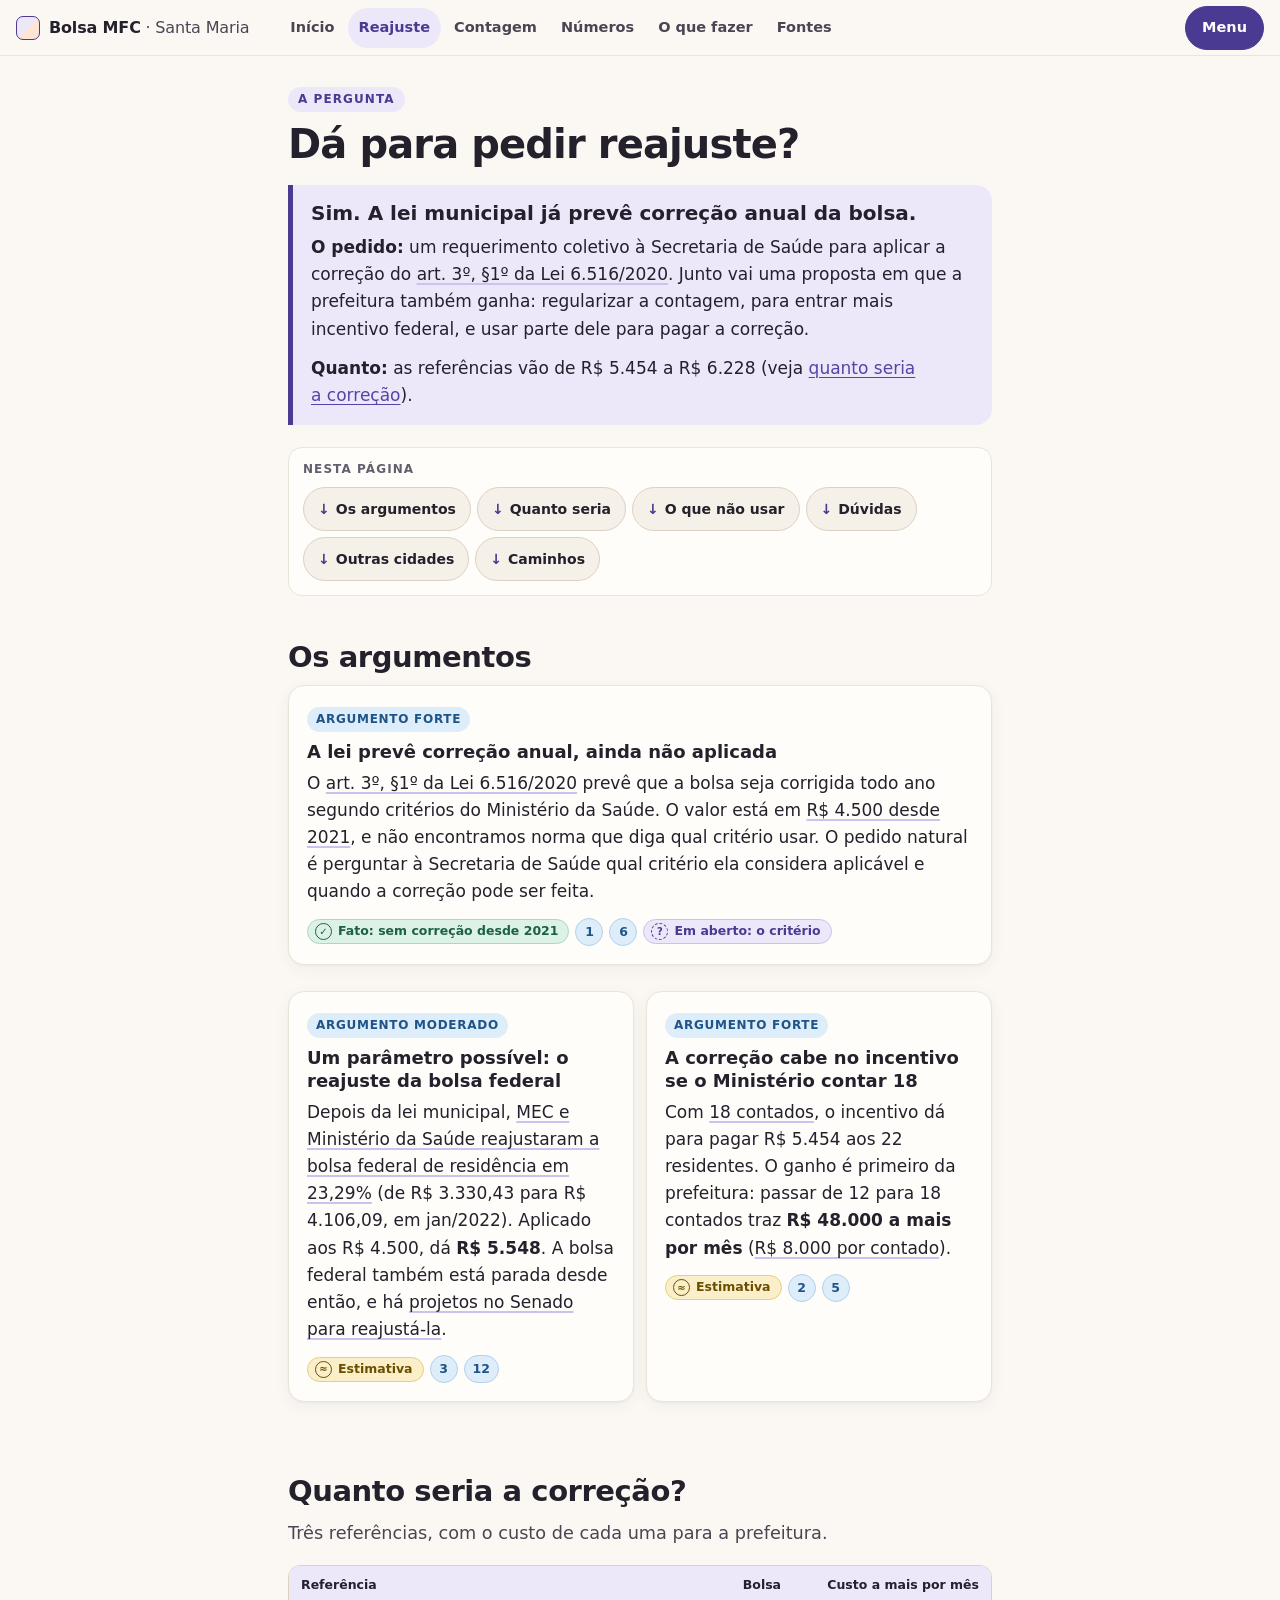
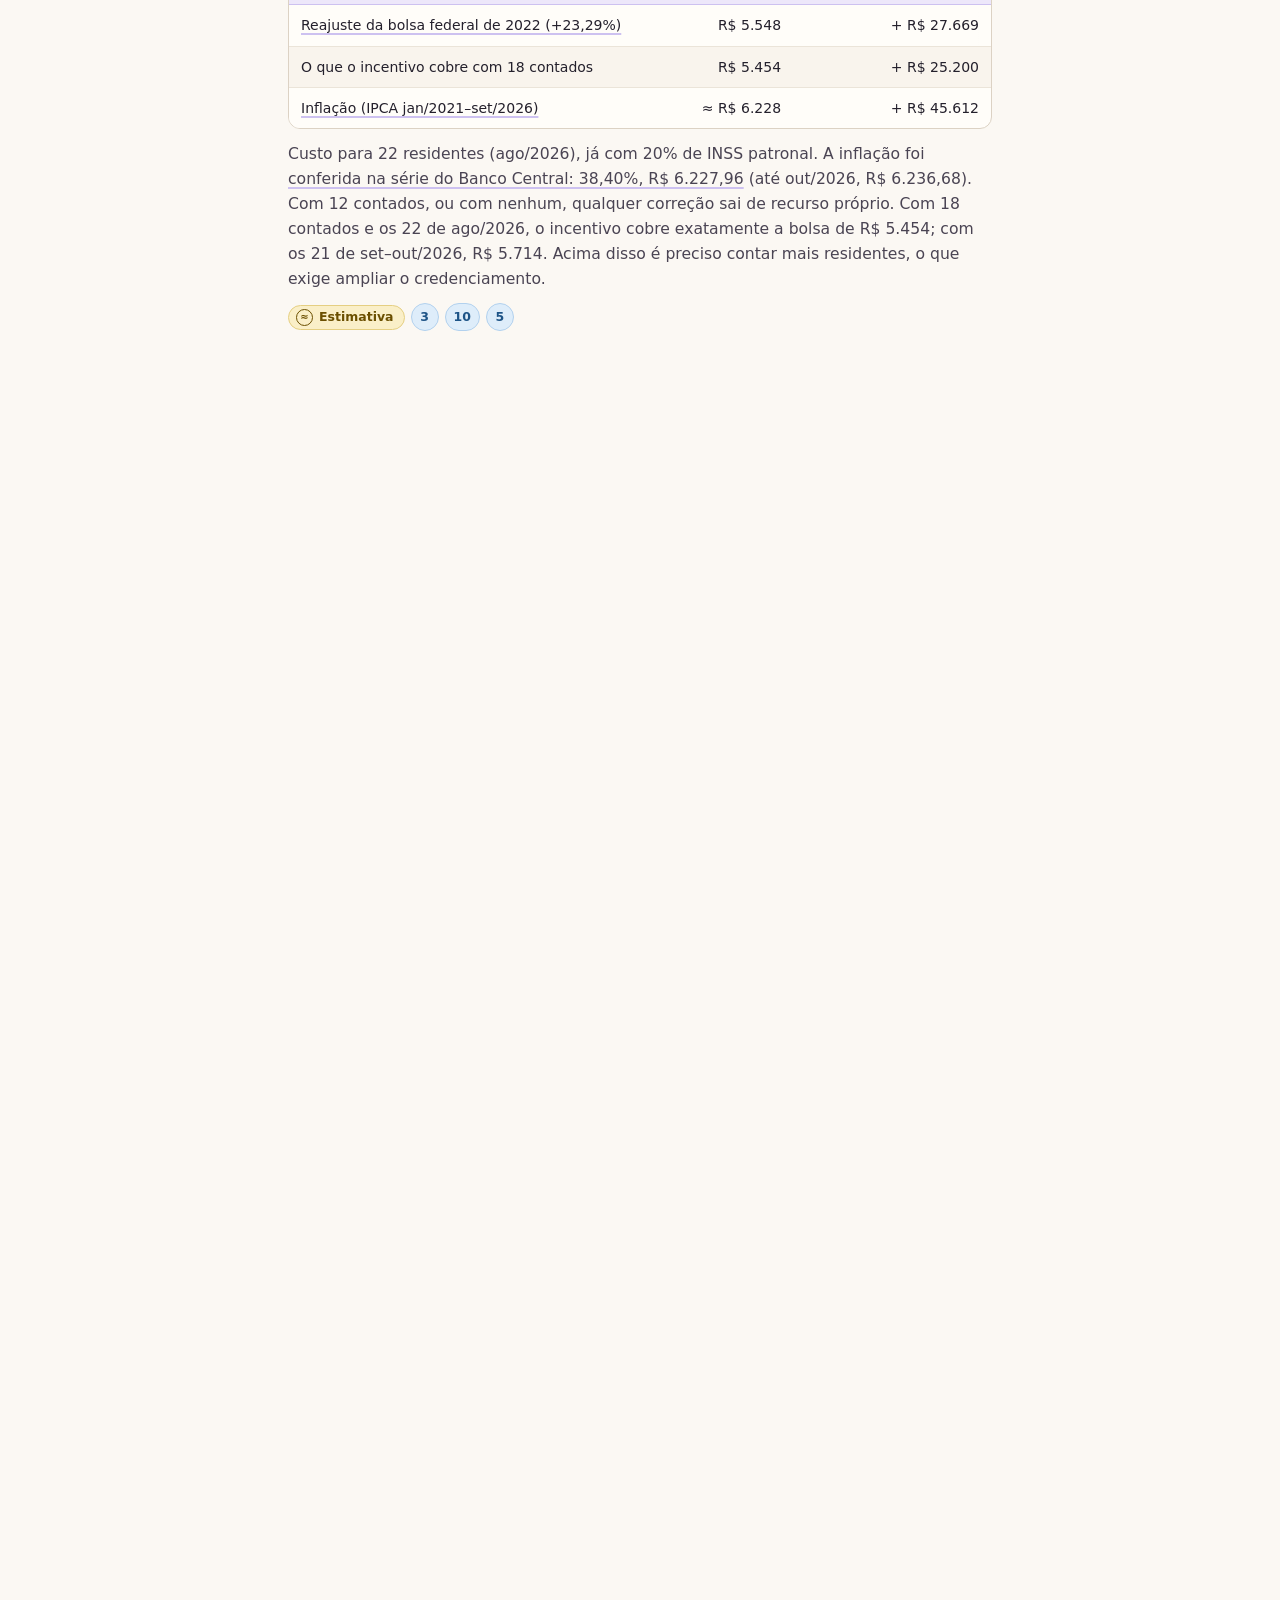
<file: reajuste.html>
<!doctype html>
<html lang="pt-BR">
<head>
<meta charset="utf-8">
<meta name="viewport" content="width=device-width, initial-scale=1, viewport-fit=cover">
<title>Dá para pedir reajuste? — Bolsa MFC Santa Maria</title>
<meta name="description" content="O pedido de correção da bolsa municipal dos residentes de MFC de Santa Maria: os argumentos, quanto seria, o que não usar, dúvidas e como outras cidades fazem.">
<!--b:cabeca-->
<meta name="color-scheme" content="light dark">
<meta name="theme-color" content="#fbf8f3" media="(prefers-color-scheme: light)">
<meta name="theme-color" content="#16141b" media="(prefers-color-scheme: dark)">
<meta property="og:type" content="website">
<meta property="og:locale" content="pt_BR">
<meta property="og:title" content="Dá para pedir reajuste? — Bolsa MFC Santa Maria">
<meta property="og:description" content="O pedido de correção da bolsa municipal dos residentes de MFC de Santa Maria: os argumentos, quanto seria, o que não usar, dúvidas e como outras cidades fazem.">
<link rel="icon" href="data:image/svg+xml,<svg xmlns='http://www.w3.org/2000/svg' viewBox='0 0 32 32'><rect x='1' y='1' width='30' height='30' rx='8' fill='%23ede7fa' stroke='%234b3a91' stroke-width='2'/><path d='M2 30 30 2v21a7 7 0 0 1-7 7z' fill='%23fde6d7'/><path d='M8 23V9h4l4 7 4-7h4v14' fill='none' stroke='%234b3a91' stroke-width='3' stroke-linejoin='round'/></svg>">
<link rel="stylesheet" href="assets/dossie.css">
<script>(function (d) { d.classList.add("js"); try { var t = localStorage.getItem("dossie-tema"); if (t === "light" || t === "dark") d.setAttribute("data-theme", t); } catch (e) {} })(document.documentElement);</script>
<script src="assets/fontes.js" defer></script>
<script src="assets/dossie.js" defer></script>
<!--/b:cabeca-->
</head>
<body data-pagina="reajuste.html">
<!--b:topo-->
<a class="skip" href="#conteudo">Pular para o conteúdo</a>
<header class="bar">
  <a class="marca" href="index.html">Bolsa MFC <span>· Santa Maria</span></a>
  <nav class="nav-topo" aria-label="Páginas principais"><a href="index.html">Início</a><a href="reajuste.html" aria-current="page">Reajuste</a><a href="contagem.html">Contagem</a><a href="numeros.html">Números</a><a href="fazer.html">O que fazer</a><a href="fontes.html">Fontes</a></nav>
  <div class="bar-acoes">
    <a class="bar-btn so-celular" href="fontes.html">Fontes</a>
    <a class="bar-btn primario" href="#mapa" id="abre-menu" aria-haspopup="dialog">Menu</a>
  </div>
</header>
<!--/b:topo-->

<main id="conteudo">
  <header class="topo-pagina">
    <p class="rotulo">A pergunta</p>
    <h1>Dá para pedir reajuste?</h1>
    <div class="resposta">
      <p class="grande">Sim. A lei municipal já prevê correção anual da bolsa.</p>
      <p><strong>O pedido:</strong> um requerimento coletivo à Secretaria de Saúde para aplicar a correção do
      <a class="cita" href="fontes.html#ref-1" data-ref="1">art. 3º, §1º da Lei 6.516/2020</a>. Junto vai uma proposta em
      que a prefeitura também ganha: regularizar a contagem, para entrar mais incentivo federal, e usar parte dele para
      pagar a correção.</p>
      <p><strong>Quanto:</strong> as referências vão de R$ 5.454 a R$ 6.228 (veja <a href="#quanto">quanto seria a
      correção</a>).</p>
    </div>
  </header>

  <!--b:toc--><nav class="toc" aria-label="Nesta página"><p>Nesta página</p><ol><li><a href="#argumentos">Os argumentos</a></li><li><a href="#quanto">Quanto seria</a></li><li><a href="#evitar">O que não usar</a></li><li><a href="#duvidas">Dúvidas</a></li><li><a href="#cidades">Outras cidades</a></li><li><a href="#caminhos">Caminhos</a></li></ol></nav><!--/b:toc-->

  <section id="argumentos" data-toc="Os argumentos">
    <h2>Os argumentos</h2>
    <div class="args">
      <div class="card arg">
        <p class="forca">Argumento forte</p>
        <h3>A lei prevê correção anual, ainda não aplicada</h3>
        <p>O <a class="cita" href="fontes.html#ref-1" data-ref="1">art. 3º, §1º da Lei 6.516/2020</a> prevê que a bolsa seja
        corrigida todo ano segundo critérios do Ministério da Saúde. O valor está em
        <a class="cita" href="fontes.html#ref-6" data-ref="6">R$ 4.500 desde 2021</a>, e não encontramos norma que diga qual
        critério usar. O pedido natural é perguntar à Secretaria de Saúde qual critério ela considera aplicável e quando a
        correção pode ser feita.</p>
        <div class="selos"><span class="selo fato">Fato: sem correção desde 2021</span><a class="ref" href="fontes.html#ref-1" data-ref="1">1</a><a class="ref" href="fontes.html#ref-6" data-ref="6">6</a>
          <span class="selo aberto">Em aberto: o critério</span></div>
      </div>
      <div class="card arg">
        <p class="forca">Argumento moderado</p>
        <h3>Um parâmetro possível: o reajuste da bolsa federal</h3>
        <p>Depois da lei municipal, <a class="cita" href="fontes.html#ref-3" data-ref="3">MEC e Ministério da Saúde
        reajustaram a bolsa federal de residência em 23,29%</a> (de R$ 3.330,43 para R$ 4.106,09, em jan/2022). Aplicado aos
        R$ 4.500, dá <strong>R$ 5.548</strong>. A bolsa federal também está parada desde então, e há
        <a class="cita" href="fontes.html#ref-12" data-ref="12">projetos no Senado para reajustá-la</a>.</p>
        <div class="selos"><span class="selo est">Estimativa</span><a class="ref" href="fontes.html#ref-3" data-ref="3">3</a><a class="ref" href="fontes.html#ref-12" data-ref="12">12</a></div>
      </div>
      <div class="card arg">
        <p class="forca">Argumento forte</p>
        <h3>A correção cabe no incentivo se o Ministério contar 18</h3>
        <p>Com <a class="cita" href="fontes.html#ref-5" data-ref="5">18 contados</a>, o incentivo dá para pagar R$ 5.454 aos
        22 residentes. O ganho é primeiro da prefeitura: passar de 12 para 18 contados traz <strong>R$ 48.000 a mais por
        mês</strong> (<a class="cita" href="fontes.html#ref-2" data-ref="2">R$ 8.000 por contado</a>).</p>
        <div class="selos"><span class="selo est">Estimativa</span><a class="ref" href="fontes.html#ref-2" data-ref="2">2</a><a class="ref" href="fontes.html#ref-5" data-ref="5">5</a></div>
      </div>
    </div>
  </section>

  <section id="quanto" data-toc="Quanto seria">
    <h2>Quanto seria a correção?</h2>
    <p class="lead">Três referências, com o custo de cada uma para a prefeitura.</p>
    <div class="tabela"><table>
      <thead><tr><th>Referência</th><th class="n">Bolsa</th><th class="n">Custo a mais por mês</th></tr></thead>
      <tbody>
        <tr><td><a class="cita" href="fontes.html#ref-3" data-ref="3">Reajuste da bolsa federal de 2022 (+23,29%)</a></td><td class="n">R$ 5.548</td><td class="n">+ R$ 27.669</td></tr>
        <tr><td>O que o incentivo cobre com 18 contados</td><td class="n">R$ 5.454</td><td class="n">+ R$ 25.200</td></tr>
        <tr><td><a class="cita" href="fontes.html#ref-10" data-ref="10">Inflação (IPCA jan/2021–set/2026)</a></td><td class="n">≈ R$ 6.228</td><td class="n">+ R$ 45.612</td></tr>
      </tbody>
    </table></div>
    <p class="nota">Custo para 22 residentes (ago/2026), já com 20% de INSS patronal. A inflação foi
    <a class="cita" href="fontes.html#ref-10" data-ref="10">conferida na série do Banco Central: 38,40%, R$ 6.227,96</a>
    (até out/2026, R$ 6.236,68). Com 12 contados, ou com nenhum, qualquer correção sai de recurso
    próprio. Com 18 contados e os 22 de ago/2026, o incentivo cobre exatamente a bolsa de R$ 5.454; com os 21 de set–out/2026, R$ 5.714. Acima disso é preciso contar mais
    residentes, o que exige ampliar o credenciamento.</p>
    <div class="selos"><span class="selo est">Estimativa</span><a class="ref" href="fontes.html#ref-3" data-ref="3">3</a><a class="ref" href="fontes.html#ref-10" data-ref="10">10</a><a class="ref" href="fontes.html#ref-5" data-ref="5">5</a></div>
  </section>

  <section id="evitar" data-toc="O que não usar">
    <h2>O que não usar como argumento</h2>
    <p class="lead">Dois atalhos que enfraquecem o pedido.</p>
    <p><strong>"O Ministério paga R$ 8.000 por residente."</strong> Ele repassa ao município, e
    <a class="cita" href="fontes.html#ref-2" data-ref="2">só por residente contado</a>. Uma bolsa de R$ 8.000 custaria
    R$ 211.200 por mês com INSS, mais do que o incentivo traria mesmo se os 22 fossem contados (R$ 176.000), acima do
    <a class="cita" href="fontes.html#ref-5" data-ref="5">teto de 18</a>.</p>
    <p><strong>"A prefeitura fica com a diferença."</strong> Hoje ela completa a folha com dinheiro próprio (veja o
    <a href="index.html#resumo">item 3 do resumo</a>).</p>
  </section>

  <section id="duvidas" data-toc="Dúvidas">
    <h2>Dúvidas que podem aparecer na conversa</h2>
    <p class="lead">Com a resposta curta de cada uma.</p>
    <details class="acc" id="duvida-lei">
      <summary>A lei não liga a bolsa ao repasse federal?</summary>
      <div class="acc-corpo">
        <p>Liga. O repasse existe, mas veio baixo em mar–jun/2026 (12 contados) e zerado de julho a setembro. Lida ao pé da
        letra, essa regra permitiria pagar só os contados; por isso o pedido funciona melhor como proposta conjunta do que
        como cobrança, e de preferência depois que a contagem voltar. Parte dos
        requisitos depende do cadastro no <a class="termo" href="glossario.html#t-cnes" data-termo="cnes">CNES</a>, que é da
        gestão (<a class="cita" href="fontes.html#ref-2" data-ref="2">Portaria 10.193/2026, art. 172-F, §5º</a>); parte, das
        COREMEs (CNRM) e do Ministério (credenciamento). Residentes e COREMEs podem ajudar a conferir os cadastros.</p>
      </div>
    </details>
    <details class="acc" id="duvida-julho">
      <summary>E julho, agosto e setembro, que vieram zerados?</summary>
      <div class="acc-corpo">
        <p>A explicação mais provável é o código de ocupação do cadastro: <a class="cita" href="fontes.html#ref-23" data-ref="23 24">até
        setembro os residentes estavam no CNES como "Médico residente" (2231F9), código que o Ministério deixou de contar
        em julho nos municípios consultados</a>. A gestão já trocou o código. Se a leitura estiver certa, a contagem volta
        na parcela de dezembro de 2026 ou na de janeiro de 2027 (veja <a href="contagem.html#cbo">os dados</a>). Na
        <a class="cita" href="fontes.html#ref-5" data-ref="5">planilha do Ministério (nov/2024 a set/2026), nenhum mês não
        contado foi pago depois</a>: até aqui, não houve retroativo.</p>
        <div class="selos"><span class="selo fato">Fato: o cadastro e os zeros</span><a class="ref" href="fontes.html#ref-5" data-ref="5">5</a><a class="ref" href="fontes.html#ref-23" data-ref="23">23</a><a class="ref" href="fontes.html#ref-24" data-ref="24">24</a>
          <span class="selo aberto">Em aberto: a confirmação do Ministério</span></div>
      </div>
    </details>
    <details class="acc" id="duvida-orcamento">
      <summary>E se não houver orçamento?</summary>
      <div class="acc-corpo">
        <p>Uma correção menor, para R$ 5.000, custa R$ 13.200 a mais por mês. Com 17 contados, como de out/2025 a fev/2026,
        o próprio incentivo já cobre essa folha.</p>
      </div>
    </details>
    <details class="acc" id="duvida-cidades">
      <summary>Outras cidades pagam complemento?</summary>
      <div class="acc-corpo">
        <p>Várias (veja <a href="#cidades">como outras cidades fazem</a>). Santa Maria já paga; o pedido é corrigir o
        valor.</p>
      </div>
    </details>
  </section>

  <section id="cidades" data-toc="Outras cidades">
    <h2>Como outras cidades fazem</h2>
    <p class="lead">Complementos municipais à bolsa de residência em MFC.</p>
    <div class="tabela"><table>
      <thead><tr><th>Município</th><th>Complemento por mês</th><th>Documento</th></tr></thead>
      <tbody>
        <tr><td>Porto Alegre (RS)</td><td>R$ 3.619,57 + R$ 550 de vale-alimentação</td><td><a class="cita" href="fontes.html#ref-13" data-ref="13">editais de 2022 a 2025</a></td></tr>
        <tr><td>Ijuí (RS)</td><td>R$ 6.000 (era R$ 3.500 em 2019)</td><td><a class="cita" href="fontes.html#ref-14" data-ref="14">Lei 6.745/2019, alterada em 2023</a></td></tr>
        <tr><td>Remígio (PB)</td><td>R$ 5.000</td><td><a class="cita" href="fontes.html#ref-15" data-ref="15">Lei 1.259/2022</a></td></tr>
        <tr><td>Santos (SP)</td><td>R$ 5.227,32</td><td><a class="cita" href="fontes.html#ref-20" data-ref="20">edital de 2024</a></td></tr>
        <tr><td>Distrito Federal</td><td>R$ 7.536</td><td><a class="cita" href="fontes.html#ref-16" data-ref="16">Portaria SES-DF 928/2021</a></td></tr>
        <tr><td>Rio de Janeiro (RJ)</td><td>até R$ 8.260,41</td><td><a class="cita" href="fontes.html#ref-17" data-ref="17">Resolução SMS 5.297/2022</a></td></tr>
        <tr><td>Cachoeiro de Itapemirim (ES)</td><td>até o total de R$ 10.000</td><td><a class="cita" href="fontes.html#ref-18" data-ref="18">Lei 8.203/2025</a></td></tr>
      </tbody>
    </table></div>
    <p class="nota">Valores do ano de cada documento; os modelos são diferentes e isto não é um ranking. Santa Maria
    (R$ 4.500) está dentro da faixa desses municípios. O ponto não é pagar pouco: é a falta de correção. Ijuí (em 2023) e
    Santos (entre 2022 e 2024) corrigiram o valor; em Porto Alegre ele é o mesmo desde pelo menos 2022. Antes de citar um
    desses valores num ofício, confira o estado da fonte na <a href="fontes.html#contexto">lista de fontes</a>.</p>
  </section>

  <section id="caminhos" data-toc="Caminhos">
    <h2>Por que não começar pela Justiça</h2>
    <p>Avaliação deste dossiê, não é parecer jurídico: a lei não fixa um índice (fala em critérios do Ministério), o que
    deixa incerto o que um juiz determinaria, e um processo tende a durar mais que a residência.</p>
    <p>Caminhos, nesta ordem:</p>
    <ol>
      <li>Requerimento coletivo à Secretaria de Saúde, de preferência com as COREMEs.</li>
      <li>Pedido pela <a class="termo" href="glossario.html#t-lai" data-termo="lai">Lei de Acesso à Informação</a>.</li>
      <li>Conselho Municipal de Saúde (o uso do incentivo entra na prestação de contas do
      <a class="cita" href="fontes.html#ref-2" data-ref="2">Relatório Anual de Gestão</a>).</li>
      <li>Comissão de Saúde da Câmara, de preferência na discussão do orçamento de 2027.</li>
    </ol>
    <p><a href="fazer.html">O que cada um pode fazer agora</a></p>
  </section>

  <!--b:pager--><nav aria-label="Página anterior e próxima"><ul class="pager"><li class="ant"><a href="index.html" rel="prev"><span>‹ Anterior</span><b>Início</b></a></li><li class="prox"><a href="contagem.html" rel="next"><span>Próxima ›</span><b>Contagem</b></a></li></ul></nav><!--/b:pager-->
</main>
<!--b:rodape-->
<footer>
  <nav id="mapa" aria-label="Todas as páginas"><ul><li><a href="index.html">Início</a></li><li><a href="reajuste.html" aria-current="page">Reajuste</a></li><li><a href="contagem.html">Contagem</a></li><li><a href="numeros.html">Números</a></li><li><a href="fazer.html">O que fazer</a></li><li><a href="linha-do-tempo.html">Linha do tempo</a></li><li><a href="fontes.html">Fontes</a></li><li><a href="glossario.html">Glossário</a></li><li><a href="sobre.html">Sobre</a></li></ul></nav>
  <p><strong>Iniciativa pessoal e independente.</strong> Não representa nem tem endosso da UFSM, da UFN ou da Prefeitura de
  Santa Maria; os nomes das instituições aparecem só para identificar as fontes.</p>
  <p><strong>Privacidade.</strong> Sem nomes, CPF, cartão SUS ou dados bancários. Residentes aparecem só em números
  agregados. Os dados vêm de fontes públicas oficiais, exceto a composição das turmas, informada por residentes (não
  oficial) e marcada como tal.</p>
  <p><strong>Correções e resposta.</strong> Pedidos de correção ou de retirada podem ser feitos por uma
  <a href="https://github.com/skabite/bolsa-residentes-santa-maria/issues" target="_blank" rel="noopener">issue no GitHub</a>. Uma resposta da Secretaria de Saúde ou das
  COREMEs será publicada aqui com o mesmo destaque.</p>
  <p>Atualizado em 12/11/2026. O site não usa rastreadores nem envia dados a nenhum servidor. Textos sob
  <a href="https://creativecommons.org/licenses/by/4.0/deed.pt-br" target="_blank" rel="noopener">CC BY 4.0</a>; código sob
  licença MIT. <a href="sobre.html">Sobre o dossiê</a>.</p>
</footer>

<dialog id="menu" class="folha" aria-labelledby="menu-tit">
  <div class="folha-topo"><h2 id="menu-tit">Páginas</h2><button class="fechar" type="button" data-fechar>Fechar</button></div>
  <div class="folha-corpo">
    <ul class="menu-lista">
      <li><a href="index.html"><span><b>Início</b><small>A situação em 2 minutos, com os quatro pontos principais.</small></span></a></li>
      <li><a href="reajuste.html" aria-current="page"><span><b>Dá para pedir reajuste?</b><small>O pedido, quanto seria e como outras cidades fazem.</small></span></a></li>
      <li><a href="contagem.html"><span><b>Onde trava a contagem</b><small>O código de ocupação (CBO), os requisitos do Ministério e o estágio externo.</small></span></a></li>
      <li><a href="numeros.html"><span><b>Os números</b><small>Gráficos, tabelas, cada empenho e até quando vão os dados.</small></span></a></li>
      <li><a href="fazer.html"><span><b>O que fazer</b><small>Para residentes, gestão municipal e COREMEs, com os canais.</small></span></a></li>
      <li><a href="linha-do-tempo.html"><span><b>Linha do tempo</b><small>Do incentivo de 2019 aos três meses zerados e à troca do CBO, em 2026.</small></span></a></li>
      <li><a href="fontes.html"><span><b>Fontes</b><small>As referências, com o que cada uma prova e onde é citada.</small></span></a></li>
      <li><a href="glossario.html"><span><b>Glossário</b><small>CNES, CNRM, competência, empenho e outros termos.</small></span></a></li>
      <li><a href="sobre.html"><span><b>Sobre o dossiê</b><small>Método, correções, privacidade e como reutilizar.</small></span></a></li>
    </ul>
    <div class="tema" role="group" aria-label="Tema">
      <button type="button" data-tema="auto">Automático</button>
      <button type="button" data-tema="light">Claro</button>
      <button type="button" data-tema="dark">Escuro</button>
    </div>
  </div>
</dialog>
<div class="balao" id="balao" hidden></div>
<div class="tip" id="tip" aria-hidden="true"></div>
<!--/b:rodape-->
</body>
</html>
</file>
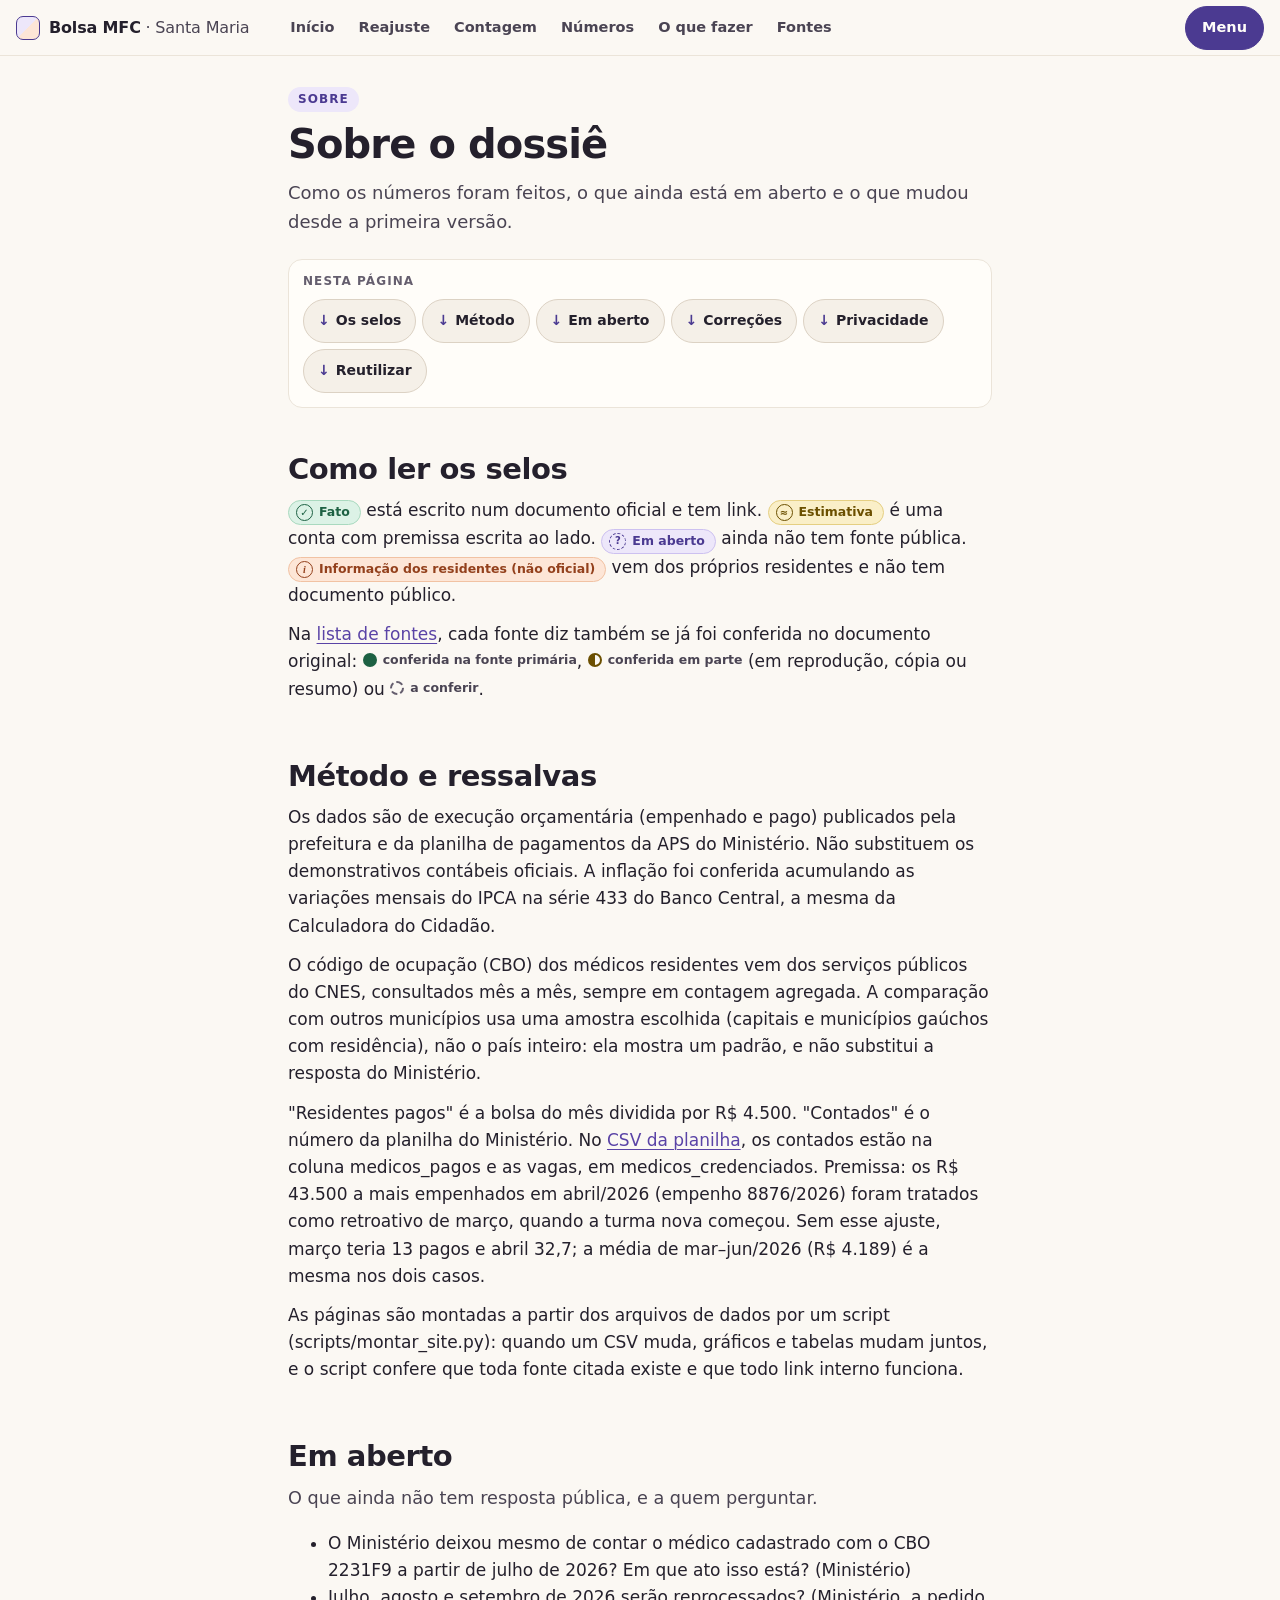
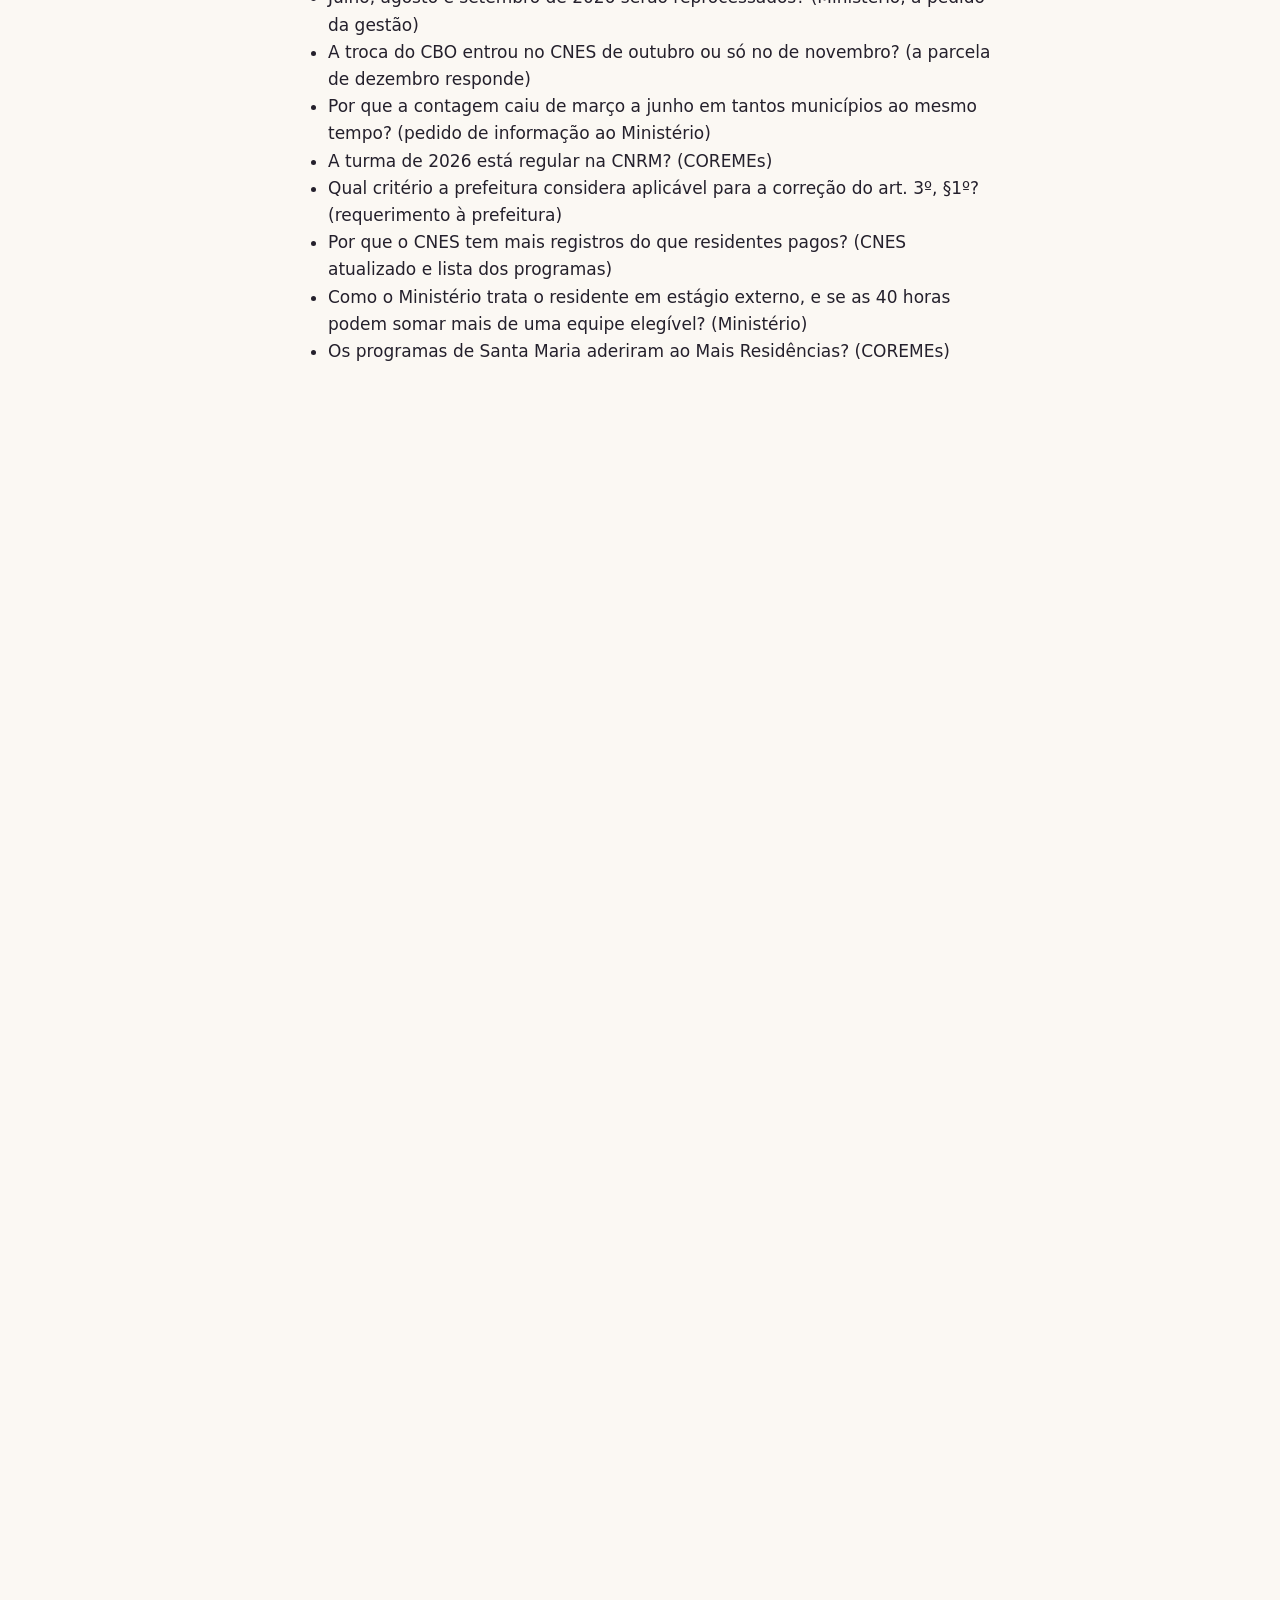
<file: sobre.html>
<!doctype html>
<html lang="pt-BR">
<head>
<meta charset="utf-8">
<meta name="viewport" content="width=device-width, initial-scale=1, viewport-fit=cover">
<title>Sobre o dossiê — Bolsa MFC Santa Maria</title>
<meta name="description" content="Como o dossiê da bolsa dos residentes de MFC de Santa Maria foi feito: selos, método, o que está em aberto, correções, privacidade e como reutilizar.">
<!--b:cabeca-->
<meta name="color-scheme" content="light dark">
<meta name="theme-color" content="#fbf8f3" media="(prefers-color-scheme: light)">
<meta name="theme-color" content="#16141b" media="(prefers-color-scheme: dark)">
<meta property="og:type" content="website">
<meta property="og:locale" content="pt_BR">
<meta property="og:title" content="Sobre o dossiê — Bolsa MFC Santa Maria">
<meta property="og:description" content="Como o dossiê da bolsa dos residentes de MFC de Santa Maria foi feito: selos, método, o que está em aberto, correções, privacidade e como reutilizar.">
<link rel="icon" href="data:image/svg+xml,<svg xmlns='http://www.w3.org/2000/svg' viewBox='0 0 32 32'><rect x='1' y='1' width='30' height='30' rx='8' fill='%23ede7fa' stroke='%234b3a91' stroke-width='2'/><path d='M2 30 30 2v21a7 7 0 0 1-7 7z' fill='%23fde6d7'/><path d='M8 23V9h4l4 7 4-7h4v14' fill='none' stroke='%234b3a91' stroke-width='3' stroke-linejoin='round'/></svg>">
<link rel="stylesheet" href="assets/dossie.css">
<script>(function (d) { d.classList.add("js"); try { var t = localStorage.getItem("dossie-tema"); if (t === "light" || t === "dark") d.setAttribute("data-theme", t); } catch (e) {} })(document.documentElement);</script>
<script src="assets/fontes.js" defer></script>
<script src="assets/dossie.js" defer></script>
<!--/b:cabeca-->
</head>
<body data-pagina="sobre.html">
<!--b:topo-->
<a class="skip" href="#conteudo">Pular para o conteúdo</a>
<header class="bar">
  <a class="marca" href="index.html">Bolsa MFC <span>· Santa Maria</span></a>
  <nav class="nav-topo" aria-label="Páginas principais"><a href="index.html">Início</a><a href="reajuste.html">Reajuste</a><a href="contagem.html">Contagem</a><a href="numeros.html">Números</a><a href="fazer.html">O que fazer</a><a href="fontes.html">Fontes</a></nav>
  <div class="bar-acoes">
    <a class="bar-btn so-celular" href="fontes.html">Fontes</a>
    <a class="bar-btn primario" href="#mapa" id="abre-menu" aria-haspopup="dialog">Menu</a>
  </div>
</header>
<!--/b:topo-->

<main id="conteudo">
  <header class="topo-pagina">
    <p class="rotulo">Sobre</p>
    <h1>Sobre o dossiê</h1>
    <p class="lead">Como os números foram feitos, o que ainda está em aberto e o que mudou desde a primeira versão.</p>
  </header>

  <!--b:toc--><nav class="toc" aria-label="Nesta página"><p>Nesta página</p><ol><li><a href="#selos">Os selos</a></li><li><a href="#metodo">Método</a></li><li><a href="#em-aberto">Em aberto</a></li><li><a href="#correcoes">Correções</a></li><li><a href="#privacidade">Privacidade</a></li><li><a href="#reuso">Reutilizar</a></li></ol></nav><!--/b:toc-->

  <section id="selos" data-toc="Os selos">
    <h2>Como ler os selos</h2>
    <p><span class="selo fato">Fato</span> está escrito num documento oficial e tem link.
    <span class="selo est">Estimativa</span> é uma conta com premissa escrita ao lado.
    <span class="selo aberto">Em aberto</span> ainda não tem fonte pública.
    <span class="selo info">Informação dos residentes (não oficial)</span> vem dos próprios residentes e não tem documento
    público.</p>
    <p>Na <a href="fontes.html">lista de fontes</a>, cada fonte diz também se já foi conferida no documento original:
    <span class="estado primaria">conferida na fonte primária</span>, <span class="estado parcial">conferida em parte</span>
    (em reprodução, cópia ou resumo) ou <span class="estado conferir">a conferir</span>.</p>
  </section>

  <section id="metodo" data-toc="Método">
    <h2>Método e ressalvas</h2>
    <p>Os dados são de execução orçamentária (empenhado e pago) publicados pela prefeitura e da planilha de pagamentos da
    APS do Ministério. Não substituem os demonstrativos contábeis oficiais. A inflação foi conferida acumulando as variações
    mensais do IPCA na série 433 do Banco Central, a mesma da Calculadora do Cidadão.</p>
    <p>O código de ocupação (CBO) dos médicos residentes vem dos serviços públicos do CNES, consultados mês a mês, sempre em
    contagem agregada. A comparação com outros municípios usa uma amostra escolhida (capitais e municípios gaúchos com
    residência), não o país inteiro: ela mostra um padrão, e não substitui a resposta do Ministério.</p>
    <p>"Residentes pagos" é a bolsa do mês dividida por R$ 4.500. "Contados" é o número da planilha do Ministério.
    No <a href="dados/incentivo_federal_residencia.csv">CSV da planilha</a>, os contados estão na coluna medicos_pagos e as
    vagas, em medicos_credenciados. Premissa: os R$ 43.500 a mais empenhados em abril/2026 (empenho 8876/2026) foram
    tratados como retroativo de março, quando a turma nova começou. Sem esse ajuste, março teria 13 pagos e abril 32,7; a
    média de mar–jun/2026 (R$ 4.189) é a mesma nos dois casos.</p>
    <p>As páginas são montadas a partir dos arquivos de dados por um script (scripts/montar_site.py): quando um CSV muda,
    gráficos e tabelas mudam juntos, e o script confere que toda fonte citada existe e que todo link interno funciona.</p>
  </section>

  <section id="em-aberto" data-toc="Em aberto">
    <h2>Em aberto</h2>
    <p class="lead">O que ainda não tem resposta pública, e a quem perguntar.</p>
    <ul>
      <li>O Ministério deixou mesmo de contar o médico cadastrado com o CBO 2231F9 a partir de julho de 2026? Em que ato isso está? (Ministério)</li>
      <li>Julho, agosto e setembro de 2026 serão reprocessados? (Ministério, a pedido da gestão)</li>
      <li>A troca do CBO entrou no CNES de outubro ou só no de novembro? (a parcela de dezembro responde)</li>
      <li>Por que a contagem caiu de março a junho em tantos municípios ao mesmo tempo? (pedido de informação ao Ministério)</li>
      <li>A turma de 2026 está regular na CNRM? (COREMEs)</li>
      <li>Qual critério a prefeitura considera aplicável para a correção do art. 3º, §1º? (requerimento à prefeitura)</li>
      <li>Por que o CNES tem mais registros do que residentes pagos? (CNES atualizado e lista dos programas)</li>
      <li>Como o Ministério trata o residente em estágio externo, e se as 40 horas podem somar mais de uma equipe elegível? (Ministério)</li>
      <li>Os programas de Santa Maria aderiram ao Mais Residências? (COREMEs)</li>
    </ul>
  </section>

  <section id="correcoes" data-toc="Correções">
    <h2>Correções e mudanças</h2>
    <p class="lead">O que mudou no dossiê e por quê, da mais recente para a mais antiga.</p>
    <ul>
      <li><b>12/11/2026.</b> Nova coleta: set/2026 também veio zerado (18 vagas, 0 contados, R$ 0). O histórico do CNES
      mostra todos os médicos residentes no CBO 2231F9 até setembro e no 225130 no cadastro atual; a comparação com outros
      municípios indica que o Ministério deixou de contar o 2231F9 em julho (leitura dos dados, ainda sem confirmação
      oficial). Fontes novas: 23 e 24.</li>
      <li><b>12/11/2026.</b> A página Contagem dizia que a queda de março coincidia com a turma nova e apontava a matrícula
      na CNRM como principal ponto a conferir em Santa Maria. A queda aconteceu também em outros municípios; o texto foi
      refeito.</li>
      <li><b>12/11/2026.</b> A estimativa de quantos residentes passam nas regras visíveis no CNES era "cerca de 18 de 23" e
      não descontava o residente em eAP: são 17. O texto dizia também que o cadastro de hoje não mostra o dos meses
      zerados; o CNES guarda o cadastro de cada mês, e ele foi conferido.</li>
      <li><b>12/11/2026.</b> Fontes conferidas no documento oficial: a inflação (série do Banco Central: 38,40%,
      R$ 6.227,96) e as normas de Ijuí, Remígio, Distrito Federal, Rio de Janeiro e Cachoeiro de Itapemirim. Visual novo,
      em tons pastéis, com tema claro e escuro.</li>
      <li><b>03/11/2026.</b> Nova coleta: ago/2026 também veio zerado no Ministério (18 credenciados, 0 pagos, R$ 0); o FNS
      não registra crédito da ação 69166 em set e out/2026; os empenhos de outubro foram pagos; e o CNES de nov/2026 tem 23
      residentes, com as 15 unidades conferidas em contagem agregada.</li>
      <li><b>29/10/2026.</b> O dossiê, que era uma página única, foi dividido em páginas. Trechos com fonte passaram a mostrar
      a referência num balão; termos técnicos, a definição. Novos: a tabela "Até quando vão os dados", a seção sobre estágio
      externo e as 40 horas, a busca e o estado de conferência na lista de fontes, e a Lei 6.932/1981 (fonte 21). Os links
      antigos (por exemplo, #reajuste ou #ref-5) levam à página nova.</li>
      <li><b>20/10/2026.</b> Revisão de leitura e acessibilidade: textos mais curtos, "repassa" para o caminho Ministério →
      município e "paga" para prefeitura → residente, glossário ampliado, tabelas que cabem no celular, contraste maior.</li>
      <li><b>19/10/2026.</b> A versão anterior dizia que 4 residentes saíram e 10 entraram entre fevereiro e junho, pela
      variação de registros no CNES (de 20 para 26). O CNES mostra só o saldo; pela composição informada pelos residentes
      (não oficial), foram 11 entradas em março.</li>
      <li><b>19/10/2026.</b> A folha coletiva começa em maio/2023, não em janeiro; janeiro a abril de 2023 ainda eram
      empenhos individuais e passaram a aparecer só agregados.</li>
      <li><b>19/10/2026.</b> O incentivo federal foi criado em 2019 (Portaria 3.510), não em 2022. O aumento de 2026 foi de
      78%, não "dobrou". Em abr–jun/2026 foram 12 contados de 23 pagos.</li>
      <li><b>19/10/2026.</b> Saiu a tabela das unidades informadas pelos residentes da UFN, que divergia do CNES num caso.</li>
      <li><b>15/10/2026.</b> R$ 8.000 é por residente contado, não por residente pago; a manchete e o gráfico por residente
      foram refeitos.</li>
      <li><b>15/10/2026.</b> Um caso citado como registro desatualizado no CNES estava errado e foi retirado.</li>
    </ul>
  </section>

  <section id="privacidade" data-toc="Privacidade">
    <h2>Privacidade e independência</h2>
    <p><strong>Iniciativa pessoal e independente.</strong> Não representa nem tem endosso da UFSM, da UFN ou da Prefeitura de
    Santa Maria; os nomes das instituições aparecem só para identificar as fontes.</p>
    <p><strong>Sem dados pessoais.</strong> Sem nomes, CPF, cartão SUS ou dados bancários. Residentes aparecem só em números
    agregados, e nenhum dado individual (carga horária, data de saída, origem) de quem possa ser identificado. Os
    pagamentos individuais de 2021 a 2023 aparecem só somados por mês. A composição das turmas é informação dos residentes,
    marcada como não oficial.</p>
    <p><strong>Correções e resposta.</strong> Pedidos de correção ou de retirada podem ser feitos por uma
    <a href="https://github.com/skabite/bolsa-residentes-santa-maria/issues" target="_blank" rel="noopener">issue no GitHub</a>.
    Uma resposta da Secretaria de Saúde ou das COREMEs será publicada aqui com o mesmo destaque.</p>
  </section>

  <section id="reuso" data-toc="Reutilizar">
    <h2>Reutilizar</h2>
    <p>Dados públicos, uso livre. Textos sob <a href="https://creativecommons.org/licenses/by/4.0/deed.pt-br" target="_blank" rel="noopener">CC BY 4.0</a>
    (cite a fonte); código dos scripts sob licença MIT. Tudo está no
    <a href="https://github.com/skabite/bolsa-residentes-santa-maria" target="_blank" rel="noopener">repositório do projeto</a>,
    com o relatório longo, o caderno de investigação e o guia de verificação.</p>
  </section>

  <!--b:pager--><nav aria-label="Página anterior e próxima"><ul class="pager"><li class="ant"><a href="glossario.html" rel="prev"><span>‹ Anterior</span><b>Glossário</b></a></li></ul></nav><!--/b:pager-->
</main>
<!--b:rodape-->
<footer>
  <nav id="mapa" aria-label="Todas as páginas"><ul><li><a href="index.html">Início</a></li><li><a href="reajuste.html">Reajuste</a></li><li><a href="contagem.html">Contagem</a></li><li><a href="numeros.html">Números</a></li><li><a href="fazer.html">O que fazer</a></li><li><a href="linha-do-tempo.html">Linha do tempo</a></li><li><a href="fontes.html">Fontes</a></li><li><a href="glossario.html">Glossário</a></li><li><a href="sobre.html" aria-current="page">Sobre</a></li></ul></nav>
  <p><strong>Iniciativa pessoal e independente.</strong> Não representa nem tem endosso da UFSM, da UFN ou da Prefeitura de
  Santa Maria; os nomes das instituições aparecem só para identificar as fontes.</p>
  <p><strong>Privacidade.</strong> Sem nomes, CPF, cartão SUS ou dados bancários. Residentes aparecem só em números
  agregados. Os dados vêm de fontes públicas oficiais, exceto a composição das turmas, informada por residentes (não
  oficial) e marcada como tal.</p>
  <p><strong>Correções e resposta.</strong> Pedidos de correção ou de retirada podem ser feitos por uma
  <a href="https://github.com/skabite/bolsa-residentes-santa-maria/issues" target="_blank" rel="noopener">issue no GitHub</a>. Uma resposta da Secretaria de Saúde ou das
  COREMEs será publicada aqui com o mesmo destaque.</p>
  <p>Atualizado em 12/11/2026. O site não usa rastreadores nem envia dados a nenhum servidor. Textos sob
  <a href="https://creativecommons.org/licenses/by/4.0/deed.pt-br" target="_blank" rel="noopener">CC BY 4.0</a>; código sob
  licença MIT. <a href="sobre.html">Sobre o dossiê</a>.</p>
</footer>

<dialog id="menu" class="folha" aria-labelledby="menu-tit">
  <div class="folha-topo"><h2 id="menu-tit">Páginas</h2><button class="fechar" type="button" data-fechar>Fechar</button></div>
  <div class="folha-corpo">
    <ul class="menu-lista">
      <li><a href="index.html"><span><b>Início</b><small>A situação em 2 minutos, com os quatro pontos principais.</small></span></a></li>
      <li><a href="reajuste.html"><span><b>Dá para pedir reajuste?</b><small>O pedido, quanto seria e como outras cidades fazem.</small></span></a></li>
      <li><a href="contagem.html"><span><b>Onde trava a contagem</b><small>O código de ocupação (CBO), os requisitos do Ministério e o estágio externo.</small></span></a></li>
      <li><a href="numeros.html"><span><b>Os números</b><small>Gráficos, tabelas, cada empenho e até quando vão os dados.</small></span></a></li>
      <li><a href="fazer.html"><span><b>O que fazer</b><small>Para residentes, gestão municipal e COREMEs, com os canais.</small></span></a></li>
      <li><a href="linha-do-tempo.html"><span><b>Linha do tempo</b><small>Do incentivo de 2019 aos três meses zerados e à troca do CBO, em 2026.</small></span></a></li>
      <li><a href="fontes.html"><span><b>Fontes</b><small>As referências, com o que cada uma prova e onde é citada.</small></span></a></li>
      <li><a href="glossario.html"><span><b>Glossário</b><small>CNES, CNRM, competência, empenho e outros termos.</small></span></a></li>
      <li><a href="sobre.html" aria-current="page"><span><b>Sobre o dossiê</b><small>Método, correções, privacidade e como reutilizar.</small></span></a></li>
    </ul>
    <div class="tema" role="group" aria-label="Tema">
      <button type="button" data-tema="auto">Automático</button>
      <button type="button" data-tema="light">Claro</button>
      <button type="button" data-tema="dark">Escuro</button>
    </div>
  </div>
</dialog>
<div class="balao" id="balao" hidden></div>
<div class="tip" id="tip" aria-hidden="true"></div>
<!--/b:rodape-->
</body>
</html>
</file>
<file: assets/dossie.css>
/* Dossiê da bolsa dos residentes de MFC de Santa Maria: estilos comuns a todas as páginas.
   Paleta pastel: superfícies e acentos em tons pastéis (lavanda, menta, pêssego, céu, manteiga, coral), sempre com
   tinta escura por cima. Cada família tem três tokens: -bg (fundo), -line (borda) e -ink (texto e ícone, AA sobre o -bg).
   Contraste conferido nos dois temas (texto >= 4,5:1; ícones, bordas de campo e linhas de gráfico >= 3:1).

   Tema escuro: o CSS não deixa juntar um @media e um seletor na mesma regra, por isso os tokens escuros aparecem
   duas vezes (preferência do sistema e escolha no menu). Os dois blocos são cópias exatas: mude os dois juntos. */
:root {
  color-scheme: light;
  --page: #fbf8f3;
  --surface: #fffdf9;
  --surface-2: #f5f0e8;
  --zebra: #f9f4ed;
  --ink: #24202c;
  --ink-2: #4a4453;
  --muted: #655e6e;
  --line: #ebe4d9;
  --line-2: #dcd2c4;
  --borda-forte: #8a8093;
  --link: #5a43a6;
  --foco: #7357cc;
  --bolsa: #ad451c;
  --primario: #4b3a91;
  --primario-txt: #fffdf9;
  --lav-bg: #ede7fa; --lav-line: #cdc1f0; --lav-ink: #4b3a91;
  --menta-bg: #dcf2e6; --menta-line: #a9d9bf; --menta-ink: #1d6143;
  --pessego-bg: #fde6d7; --pessego-line: #f1c2a3; --pessego-ink: #93401c;
  --ceu-bg: #deedfa; --ceu-line: #b2d1ee; --ceu-ink: #1e5487;
  --manteiga-bg: #faefc8; --manteiga-line: #e5cf82; --manteiga-ink: #6b4f00;
  --coral-bg: #fbe1dc; --coral-line: #efbab0; --coral-ink: #973427;
  --serie-1: #3873b5;
  --serie-2: #c95f2a;
  --barra: #5a8cc7;
  --pr-cont: #8d78d2;
  --pr-custo: #82798e;
  --pr-bolsa: #c4683a;
  --pr-media: #5a8cc7;
  --shadow: 0 1px 2px rgba(60,45,80,.05), 0 4px 16px rgba(60,45,80,.05);
  --shadow-balao: 0 2px 6px rgba(60,45,80,.08), 0 14px 36px rgba(60,45,80,.16);
  --radius: 16px;
  --bar-h: 56px;
  --medida: 46rem;
}
@media (prefers-color-scheme: dark) {
  :root:not([data-theme="light"]) {
    color-scheme: dark;
    --page: #16141b; --surface: #1f1c26; --surface-2: #29252f; --zebra: #231f2a;
    --ink: #f2eef6; --ink-2: #d0c9da; --muted: #a49cb1;
    --line: #322d3b; --line-2: #443d50; --borda-forte: #8a8199;
    --link: #c3b4fb; --foco: #b7a5f7; --bolsa: #f3a57b; --primario: #cbbefb; --primario-txt: #1c1825;
    --lav-bg: #2e2843; --lav-line: #4b4172; --lav-ink: #d0c3fc;
    --menta-bg: #1b3128; --menta-line: #2f5545; --menta-ink: #9fdfbe;
    --pessego-bg: #38261d; --pessego-line: #5e3f2f; --pessego-ink: #f5b994;
    --ceu-bg: #1b2a3b; --ceu-line: #2f4a66; --ceu-ink: #a6cdf3;
    --manteiga-bg: #332c17; --manteiga-line: #574a24; --manteiga-ink: #efd57c;
    --coral-bg: #3a2121; --coral-line: #613834; --coral-ink: #f4a698;
    --serie-1: #7fb2ea; --serie-2: #f0a070; --barra: #7fb2ea;
    --pr-cont: #a897e6; --pr-custo: #9a91a6; --pr-bolsa: #f0a070; --pr-media: #7fb2ea;
    --shadow: 0 1px 2px rgba(0,0,0,.35), 0 4px 16px rgba(0,0,0,.25);
    --shadow-balao: 0 2px 6px rgba(0,0,0,.45), 0 14px 36px rgba(0,0,0,.55);
  }
}
:root[data-theme="dark"] {
    color-scheme: dark;
    --page: #16141b; --surface: #1f1c26; --surface-2: #29252f; --zebra: #231f2a;
    --ink: #f2eef6; --ink-2: #d0c9da; --muted: #a49cb1;
    --line: #322d3b; --line-2: #443d50; --borda-forte: #8a8199;
    --link: #c3b4fb; --foco: #b7a5f7; --bolsa: #f3a57b; --primario: #cbbefb; --primario-txt: #1c1825;
    --lav-bg: #2e2843; --lav-line: #4b4172; --lav-ink: #d0c3fc;
    --menta-bg: #1b3128; --menta-line: #2f5545; --menta-ink: #9fdfbe;
    --pessego-bg: #38261d; --pessego-line: #5e3f2f; --pessego-ink: #f5b994;
    --ceu-bg: #1b2a3b; --ceu-line: #2f4a66; --ceu-ink: #a6cdf3;
    --manteiga-bg: #332c17; --manteiga-line: #574a24; --manteiga-ink: #efd57c;
    --coral-bg: #3a2121; --coral-line: #613834; --coral-ink: #f4a698;
    --serie-1: #7fb2ea; --serie-2: #f0a070; --barra: #7fb2ea;
    --pr-cont: #a897e6; --pr-custo: #9a91a6; --pr-bolsa: #f0a070; --pr-media: #7fb2ea;
    --shadow: 0 1px 2px rgba(0,0,0,.35), 0 4px 16px rgba(0,0,0,.25);
    --shadow-balao: 0 2px 6px rgba(0,0,0,.45), 0 14px 36px rgba(0,0,0,.55);
}

/* ---------- base ---------- */
* { box-sizing: border-box; }
html { scroll-behavior: smooth; -webkit-text-size-adjust: 100%; text-size-adjust: 100%; scroll-padding-top: calc(var(--bar-h) + 12px); }
body {
  margin: 0; background: var(--page); color: var(--ink);
  font: 16px/1.6 system-ui, -apple-system, "Segoe UI", Roboto, "Noto Sans", "Helvetica Neue", Arial, sans-serif;
  overflow-x: clip;
}
@media (min-width: 720px) { body { font-size: 17px; } }
h1, h2, h3 { text-wrap: balance; color: var(--ink); }
p, li, dd { text-wrap: pretty; }
a { color: var(--link); text-decoration-thickness: 1px; text-underline-offset: 3px; }
a:hover { text-decoration-thickness: 2px; }
:focus-visible { outline: 3px solid var(--foco); outline-offset: 2px; border-radius: 6px; }
.skip { position: absolute; left: -9999px; top: 8px; background: var(--surface); color: var(--ink); padding: 10px 14px; z-index: 100;
        border: 2px solid var(--foco); border-radius: 10px; font-weight: 650; }
.skip:focus { left: 8px; }
.vh, a[target="_blank"]::after { position: absolute; width: 1px; height: 1px; overflow: hidden; clip-path: inset(50%); white-space: nowrap; }
a[target="_blank"] { position: relative; }
a[target="_blank"]::after { content: " (abre em nova aba)"; }
strong { font-weight: 650; }
.num { font-variant-numeric: tabular-nums; }

/* ---------- barra superior ---------- */
.bar {
  position: sticky; top: 0; z-index: 50; height: var(--bar-h);
  display: flex; align-items: center; justify-content: space-between; gap: 12px;
  padding: 0 max(16px, env(safe-area-inset-right)) 0 max(16px, env(safe-area-inset-left));
  background: var(--page); border-bottom: 1px solid var(--line);
}
.marca { display: inline-flex; align-items: center; min-height: 44px; font-weight: 750; font-size: 16px; color: var(--ink);
         text-decoration: none; letter-spacing: -.01em; white-space: nowrap; min-width: 0; overflow: hidden; text-overflow: ellipsis; }
.marca::before { content: ""; flex: none; width: 22px; height: 22px; margin-right: 9px; border-radius: 7px;
                 background: linear-gradient(135deg, var(--lav-bg) 0 50%, var(--pessego-bg) 50% 100%); border: 1.5px solid var(--lav-ink); }
.marca span { font-weight: 500; color: var(--ink-2); margin-left: .3em; }
@media (max-width: 400px) { .marca span { display: none; } .bar-btn { padding: 0 12px; } }
.nav-topo { display: none; }
.bar-acoes { display: flex; gap: 8px; }
.bar-btn {
  font: inherit; font-size: 14.5px; font-weight: 650; min-height: 44px; padding: 0 16px;
  display: inline-flex; align-items: center; gap: 6px; border-radius: 999px; cursor: pointer;
  border: 1px solid var(--line-2); background: var(--surface); color: var(--ink); text-decoration: none;
}
.bar-btn:hover { border-color: var(--lav-ink); }
.bar-btn.primario { background: var(--primario); color: var(--primario-txt); border-color: var(--primario); }
.bar-btn.primario:hover { background: var(--lav-ink); }
.bar-btn[aria-current="page"] { background: var(--lav-bg); border-color: var(--lav-line); color: var(--lav-ink); }
@media (min-width: 960px) {
  .nav-topo { display: flex; gap: 2px; margin: 0 auto 0 18px; }
  .nav-topo a { display: inline-flex; align-items: center; min-height: 40px; font-size: 14.5px; font-weight: 600; color: var(--ink-2);
                text-decoration: none; padding: 0 11px; border-radius: 999px; white-space: nowrap; }
  .nav-topo a:hover { background: var(--surface-2); color: var(--ink); }
  .nav-topo a[aria-current="page"] { color: var(--lav-ink); background: var(--lav-bg); font-weight: 700; }
  .bar-btn.so-celular { display: none; }
}

/* ---------- layout e tipografia ---------- */
main { max-width: var(--medida); margin: 0 auto; padding: 0 16px 56px; }
section { padding-top: 44px; }
/* seções fora da primeira tela só são desenhadas quando chegam perto (a altura é lembrada depois da primeira vez) */
main > section + section { content-visibility: auto; contain-intrinsic-size: auto 900px; }
.rotulo { display: inline-block; font-size: 12px; font-weight: 750; letter-spacing: .09em; text-transform: uppercase; color: var(--lav-ink);
          background: var(--lav-bg); border-radius: 999px; padding: 3px 10px; margin: 0 0 10px; }
h2 { font-size: 25px; line-height: 1.2; letter-spacing: -.015em; margin: 0 0 10px; font-weight: 750; }
h3 { font-size: 18px; line-height: 1.3; margin: 0 0 6px; font-weight: 700; }
p { margin: 0 0 12px; }
.lead { color: var(--ink-2); font-size: 1.04em; margin-bottom: 18px; }
.nota { color: var(--ink-2); font-size: .92em; }
.mini { color: var(--muted); font-size: .85em; }
@media (min-width: 720px) { h2 { font-size: 29px; } }

/* ---------- topo das páginas ---------- */
.hero { padding-top: 28px; }
.hero h1 { font-size: clamp(29px, 7.4vw, 44px); line-height: 1.1; letter-spacing: -.025em; margin: 0 0 16px; font-weight: 800; }
.hero h1 em { font-style: normal; color: var(--bolsa); background: linear-gradient(transparent 62%, var(--pessego-bg) 62% 94%, transparent 94%);
              padding: 0 .06em; -webkit-box-decoration-break: clone; box-decoration-break: clone; }
.hero .lead { font-size: 1.08em; }
.topo-pagina { padding-top: 28px; }
.topo-pagina h1 { font-size: clamp(28px, 7vw, 40px); line-height: 1.12; letter-spacing: -.022em; margin: 0 0 12px; font-weight: 800; }
.topo-pagina .lead { font-size: 1.06em; margin-bottom: 4px; }
.acoes { display: flex; flex-wrap: wrap; gap: 10px; margin-top: 20px; }
.btn {
  font: inherit; font-weight: 650; font-size: 15.5px; min-height: 48px; padding: 0 22px;
  display: inline-flex; align-items: center; justify-content: center; gap: 8px; border-radius: 999px;
  text-decoration: none; cursor: pointer; border: 1px solid var(--borda-forte); background: var(--surface); color: var(--ink);
}
.btn:hover { background: var(--lav-bg); border-color: var(--lav-ink); }
.btn.primario { background: var(--primario); border-color: var(--primario); color: var(--primario-txt); }
.btn.primario:hover { background: var(--lav-ink); }
.dados-ate { display: flex; flex-wrap: wrap; align-items: baseline; gap: 2px 6px; margin: 16px 0 0; padding: 10px 14px; font-size: 13.5px; color: var(--ink-2);
             background: var(--manteiga-bg); border: 1px solid var(--manteiga-line); border-radius: 12px; }
.dados-ate > span:first-child { font-weight: 750; color: var(--manteiga-ink); }
.dados-ate > span:first-child::before { content: "◷"; content: "◷" / ""; margin-right: 5px; }

/* nesta página */
.toc { margin: 22px 0 0; padding: 12px 14px 14px; background: var(--surface); border: 1px solid var(--line); border-radius: 14px; }
.toc p { margin: 0 0 8px; font-size: 12px; font-weight: 750; letter-spacing: .09em; text-transform: uppercase; color: var(--muted); }
/* no celular, duas colunas (a lista não vira uma torre de pílulas); na tela larga, pílulas em linha */
.toc ol { margin: 0; padding: 0; list-style: none; display: grid; grid-template-columns: 1fr 1fr; gap: 6px; }
.toc a { display: flex; align-items: center; height: 100%; min-height: 44px; padding: 6px 10px; border-radius: 12px; border: 1px solid var(--line-2);
         background: var(--surface-2); color: var(--ink); text-decoration: none; font-size: 14px; font-weight: 600; line-height: 1.25; }
.toc a::before { content: "↓"; content: "↓" / ""; flex: none; margin-right: 6px; color: var(--lav-ink); font-weight: 700; }
@media (min-width: 620px) {
  .toc ol { display: flex; flex-wrap: wrap; }
  .toc a { display: inline-flex; padding: 0 14px; border-radius: 999px; }
}
.toc a:hover { background: var(--lav-bg); border-color: var(--lav-line); color: var(--lav-ink); }

/* ---------- trechos com fonte e termos (abrem o balão) ---------- */
a.cita, .dica-cita {
  color: inherit; text-decoration: underline; text-decoration-thickness: 2px; text-underline-offset: 3px; text-decoration-skip-ink: none;
  text-decoration-color: var(--lav-line); border-radius: 3px; transition: background-color .15s;
}
a.cita:hover, a.cita[aria-describedby] { background: var(--lav-bg); text-decoration-color: var(--lav-ink); }
a.termo { color: inherit; text-decoration: underline dotted; text-decoration-thickness: 1.5px; text-underline-offset: 3px; text-decoration-color: var(--muted); cursor: help; }
a.termo:hover, a.termo[aria-describedby] { text-decoration-color: var(--ink); background: var(--surface-2); border-radius: 3px; }

/* o balão */
.balao {
  position: fixed; left: 0; top: 0; z-index: 80; width: max-content; max-width: min(360px, calc(100vw - 16px));
  max-height: min(72vh, 520px); overflow: auto; overscroll-behavior: contain;
  background: var(--surface); color: var(--ink); border: 1px solid var(--line-2); border-top: 4px solid var(--lav-line); border-radius: 14px;
  box-shadow: var(--shadow-balao); padding: 12px 14px; font-size: 14.5px; line-height: 1.45; text-align: left;
}
.balao[hidden] { display: none; }
.balao.fixo { padding-top: 14px; }
.b-item + .b-item { border-top: 1px solid var(--line); margin-top: 12px; padding-top: 12px; }
.b-cab { display: flex; flex-wrap: wrap; align-items: center; gap: 4px 8px; margin: 0 0 6px; font-size: 12.5px; color: var(--muted); padding-right: 40px; }
.b-tit { font-weight: 700; margin: 0 0 4px; }
.b-prova { color: var(--ink-2); margin: 0 0 10px; }
.b-links { display: flex; flex-wrap: wrap; gap: 6px; }
.b-links a { display: inline-flex; align-items: center; min-height: 44px; padding: 0 14px; border-radius: 999px; font-size: 13.5px; font-weight: 650;
             text-decoration: none; border: 1px solid var(--line-2); color: var(--ink); background: var(--surface-2); }
.b-links a:hover { border-color: var(--lav-ink); background: var(--lav-bg); }
.b-links .sec { font-weight: 500; color: var(--ink-2); }
.b-mais { display: inline-flex; align-items: center; min-height: 44px; margin-top: 4px; font-size: 13.5px; font-weight: 650; }
.b-fechar { position: absolute; top: 2px; right: 2px; width: 44px; height: 44px; border-radius: 50%; border: 0; cursor: pointer;
            font: inherit; font-size: 22px; line-height: 1; color: var(--muted); background: transparent; }
.b-fechar:hover { background: var(--surface-2); color: var(--ink); }

/* comparação por residente (barras em HTML) */
.porres { margin: 24px 0 0; background: var(--surface); border: 1px solid var(--line); border-radius: var(--radius); padding: 18px 18px 14px; box-shadow: var(--shadow); }
.porres figcaption { font-weight: 750; margin-bottom: 14px; }
.porres figcaption span { display: block; font-weight: 500; color: var(--muted); font-size: 13.5px; }
.porres ul { list-style: none; margin: 0; padding: 0; display: grid; gap: 14px; }
.pr-rot { display: block; font-size: 14.5px; color: var(--ink-2); margin-bottom: 5px; line-height: 1.4; }
.pr-rot b { color: var(--ink); }
.pr-linha { display: flex; align-items: center; gap: 10px; }
.pr-bar { flex: 1; height: 14px; background: var(--surface-2); border-radius: 99px; overflow: hidden; }
.pr-bar i { display: block; height: 100%; width: var(--w); border-radius: 99px; background: var(--pr-custo); }
.pr-bar i.b-cont { background: repeating-linear-gradient(135deg, var(--pr-cont) 0 6px, var(--lav-line) 6px 10px); }
.pr-bar i.b-custo { background: var(--pr-custo); }
.pr-bar i.b-bolsa { background: var(--pr-bolsa); }
.pr-bar i.b-media { background: var(--pr-media); }
.pr-val { min-width: 76px; text-align: right; font-weight: 750; font-variant-numeric: tabular-nums; }
.porres .rodape { margin: 14px 0 0; font-size: 13.5px; color: var(--muted); }

/* ---------- cartões e selos ---------- */
.card { background: var(--surface); border: 1px solid var(--line); border-radius: var(--radius); padding: 18px; box-shadow: var(--shadow); margin-bottom: 14px; }
.selos { display: flex; flex-wrap: wrap; gap: 6px; margin: 12px 0 0; align-items: center; }
.selo { display: inline-flex; align-items: center; gap: 6px; font-size: 12.5px; font-weight: 650; line-height: 1.35; color: var(--ink-2);
        border: 1px solid var(--line-2); border-radius: 999px; padding: 3px 10px 3px 7px; background: var(--surface-2); }
.selo::before { flex: none; display: inline-grid; place-items: center; width: 15px; height: 15px; border-radius: 50%; font-size: 10px; font-weight: 800;
                line-height: 1; content: "•"; content: "•" / ""; border: 1.5px solid currentColor; }
.selo.fato { background: var(--menta-bg); border-color: var(--menta-line); color: var(--menta-ink); }
.selo.fato::before { content: "✓"; content: "✓" / ""; }
.selo.est { background: var(--manteiga-bg); border-color: var(--manteiga-line); color: var(--manteiga-ink); }
.selo.est::before { content: "≈"; content: "≈" / ""; }
.selo.aberto { background: var(--lav-bg); border-color: var(--lav-line); color: var(--lav-ink); }
.selo.aberto::before { content: "?"; content: "?" / ""; border-style: dashed; }
.selo.info { background: var(--pessego-bg); border-color: var(--pessego-line); color: var(--pessego-ink); }
.selo.info::before { content: "i"; content: "i" / ""; font-family: Georgia, serif; font-style: italic; }
.ref {
  position: relative; display: inline-flex; align-items: center; justify-content: center; min-width: 28px; height: 28px; padding: 0 8px;
  font-size: 12.5px; font-weight: 700; border-radius: 999px; text-decoration: none; vertical-align: 1px;
  color: var(--ceu-ink); background: var(--ceu-bg); border: 1px solid var(--ceu-line); font-variant-numeric: tabular-nums;
}
.ref::before { content: "fonte\00a0"; font-weight: 500; }
.ref::after { content: ""; position: absolute; inset: -8px -2px; }  /* área de toque maior que o desenho */
.ref:hover, .ref[aria-describedby] { border-color: var(--ceu-ink); }
/* nos selos o número basta para quem vê; o leitor de tela ouve "fonte 2" */
.selos .ref::before, .rodape .ref::before, td .ref::before { position: absolute; width: 1px; height: 1px; overflow: hidden; clip-path: inset(50%); white-space: nowrap; }

/* estado de conferência de uma fonte: cheio, meio cheio, vazio */
.estado { display: inline-flex; align-items: center; gap: 6px; font-size: 12.5px; font-weight: 650; color: var(--ink-2); white-space: nowrap; }
.estado::before { content: ""; flex: none; width: 10px; height: 10px; border-radius: 50%; border: 2px solid var(--muted); }
.estado.primaria::before { background: var(--menta-ink); border-color: var(--menta-ink); }
.estado.parcial::before { background: linear-gradient(90deg, var(--manteiga-ink) 50%, transparent 50%); border-color: var(--manteiga-ink); }
.estado.conferir::before { background: transparent; border-style: dashed; }

/* resumo: cartões que abrem */
details.item { background: var(--surface); border: 1px solid var(--line); border-radius: var(--radius); box-shadow: var(--shadow); margin-bottom: 12px; }
details.item[open] { border-color: var(--lav-line); }
details.item > summary { list-style: none; cursor: pointer; padding: 16px 66px 16px 18px; position: relative; display: block; border-radius: var(--radius); }
details.item > summary::-webkit-details-marker { display: none; }
details.item > summary:hover { background: var(--zebra); }
details.item > summary::before {
  content: ""; position: absolute; right: 14px; top: 14px; width: 40px; height: 40px; border-radius: 50%;
  background: var(--surface-2); border: 1px solid var(--borda-forte);
}
details.item > summary::after {
  content: ""; position: absolute; right: 30px; top: 28px; width: 8px; height: 8px;
  border-right: 2px solid var(--ink); border-bottom: 2px solid var(--ink); transform: rotate(45deg); transition: transform .2s;
}
details.item[open] > summary::before { background: var(--lav-bg); border-color: var(--lav-ink); }
details.item[open] > summary::after { transform: rotate(225deg); top: 32px; border-color: var(--lav-ink); }
details.item[open] > summary { border-radius: var(--radius) var(--radius) 0 0; }
.item-num { display: inline-grid; place-items: center; min-width: 28px; height: 28px; padding: 0 6px; border-radius: 999px; font-size: 13px; font-weight: 800;
            background: var(--lav-bg); color: var(--lav-ink); border: 1px solid var(--lav-line); margin-bottom: 8px; font-variant-numeric: tabular-nums; }
.item-tit { display: block; font-weight: 700; font-size: 17.5px; line-height: 1.3; }
.item-chave { display: block; color: var(--ink-2); margin-top: 4px; font-size: 15.5px; }
.item-corpo { padding: 14px 18px 16px; border-top: 1px dashed var(--line-2); }
.item-corpo > :last-child { margin-bottom: 0; }

/* resposta */
.resposta { border-left: 5px solid var(--lav-ink); background: var(--lav-bg); border-radius: 0 var(--radius) var(--radius) 0;
            padding: 16px 18px; margin: 18px 0 0; }
.resposta p:last-child { margin-bottom: 0; }
.resposta .grande { font-size: 20px; font-weight: 750; line-height: 1.25; margin-bottom: 8px; }
.args { display: grid; gap: 12px; margin-bottom: 14px; }
.forca { display: inline-block; margin: 0 0 8px; font-size: 12px; font-weight: 750; letter-spacing: .06em; text-transform: uppercase; padding: 3px 9px; border-radius: 999px;
         background: var(--ceu-bg); color: var(--ceu-ink); white-space: nowrap; }

/* acordeões */
details.acc { border-top: 1px solid var(--line); }
details.acc:last-of-type { border-bottom: 1px solid var(--line); }
details.acc > summary { list-style: none; cursor: pointer; padding: 16px 52px 16px 2px; position: relative; font-weight: 650; font-size: 16.5px; }
details.acc > summary::-webkit-details-marker { display: none; }
details.acc > summary:hover { color: var(--lav-ink); }
details.acc > summary .sub { display: block; font-weight: 500; color: var(--muted); font-size: 14px; margin-top: 2px; }
details.acc > summary::after { content: "+"; content: "+" / ""; position: absolute; right: 4px; top: 14px; width: 32px; height: 32px; display: grid; place-items: center;
                               border-radius: 50%; border: 1px solid var(--borda-forte); font-size: 20px; font-weight: 500; line-height: 1; color: var(--ink); background: var(--surface); }
details.acc[open] > summary::after { content: "–"; content: "–" / ""; background: var(--lav-bg); border-color: var(--lav-ink); color: var(--lav-ink); }
.acc-corpo { padding: 0 2px 20px; }

/* checklist */
.legenda-st { margin: 0 0 10px; }
.check { list-style: none; margin: 0 0 14px; padding: 0; display: grid; gap: 10px; }
.check li { background: var(--surface); border: 1px solid var(--line); border-radius: 14px; padding: 14px 14px 12px; display: grid; grid-template-columns: 32px 1fr; gap: 4px 12px; }
.st { width: 32px; height: 32px; border-radius: 50%; display: grid; place-items: center; font-weight: 800; font-size: 15px; grid-row: span 2;
      border: 1.5px solid currentColor; }
.st.ok { background: var(--menta-bg); color: var(--menta-ink); }
.st.alerta { background: var(--manteiga-bg); color: var(--manteiga-ink); }
.st.prob { background: var(--coral-bg); color: var(--coral-ink); }
.st.aberto { background: var(--lav-bg); color: var(--lav-ink); border-style: dashed; }
.check b { font-size: 15.5px; }
.check .quem { display: block; margin-top: 4px; font-size: 13px; color: var(--muted); }

/* o que fazer */
.publico ul { margin: 6px 0 0; padding-left: 20px; }
.publico li { margin-bottom: 8px; }
.canais { display: grid; grid-template-columns: repeat(auto-fit, minmax(150px, 1fr)); gap: 10px; margin-top: 14px; }
.canais .btn { width: 100%; font-size: 14.5px; }

/* gráficos */
.passos { display: flex; gap: 8px; margin-top: 8px; }
.passos button { flex: 1; font: inherit; font-size: 14px; font-weight: 650; min-height: 44px; border-radius: 12px; cursor: pointer;
                 border: 1px solid var(--borda-forte); background: var(--surface); color: var(--ink); }
.passos button:hover { background: var(--lav-bg); }
.legenda { display: flex; flex-wrap: wrap; gap: 6px 16px; font-size: 13.5px; color: var(--ink-2); margin: 6px 0 2px; }
.legenda span { display: inline-flex; align-items: center; gap: 7px; }
.amostra { width: 18px; height: 3px; border-radius: 2px; background: var(--muted); }
.amostra.s1 { background: var(--serie-1); } .amostra.s2 { background: var(--serie-2); }
.amostra.tr { background: none; border-top: 2px dashed var(--muted); height: 0; }
.amostra.bloco { height: 11px; width: 11px; border-radius: 3px; background: var(--barra); }
.grafico { max-width: 540px; margin: 0 auto; }
.leitura { min-height: 24px; font-size: 14px; color: var(--ink); background: var(--ceu-bg); border-radius: 10px; padding: 8px 12px; margin: 6px 0 0; }
.leitura:empty::before { content: attr(data-vazio); color: var(--ink-2); }
html:not(.js) .leitura { display: none; }

/* SVG dos gráficos (scripts/graficos.py) */
.g { width: 100%; height: auto; display: block; overflow: visible; margin: 8px 0 4px; }
.g-grid { stroke: var(--line); stroke-width: 1; }
.g-axis { stroke: var(--borda-forte); stroke-width: 1; }
.g-tick { fill: var(--muted); font-size: 11.5px; font-variant-numeric: tabular-nums; }
.g-lab { fill: var(--ink-2); font-size: 12px; }
.g-strong { fill: var(--ink); font-weight: 650; }
.g-line { fill: none; stroke-width: 2.6; stroke-linejoin: round; stroke-linecap: round; }
.g-line.g-s1 { stroke: var(--serie-1); } .g-line.g-s2 { stroke: var(--serie-2); }
.g-dot { stroke: var(--surface); stroke-width: 2; } .g-dot.g-s1 { fill: var(--serie-1); } .g-dot.g-s2 { fill: var(--serie-2); }
.g-ref { fill: none; stroke: var(--muted); stroke-width: 1.5; stroke-dasharray: 4 4; }
.g-mark { stroke: var(--borda-forte); stroke-dasharray: 2 3; }
.g-bar { fill: var(--barra); }
.g-hit { fill: transparent; cursor: pointer; }
.g-hit:hover { fill: var(--lav-bg); fill-opacity: .6; }
.g-hit.sel { fill: var(--lav-line); fill-opacity: .55; }
@media (max-width: 480px) { .g-tick { font-size: 15px; } .g-lab { font-size: 15.5px; } }

/* ---------- tabelas ---------- */
/* tabela larga: primeira coluna fixa e sombra indicando que há mais para o lado */
.tabela { overflow-x: auto; -webkit-overflow-scrolling: touch; border: 1px solid var(--line-2); border-radius: 12px; margin: 8px 0 12px;
          background: linear-gradient(to left, var(--surface) 40%, transparent) right center / 28px 100% no-repeat local,
                      radial-gradient(farthest-side at 100% 50%, rgba(60,45,80,.22), transparent) right center / 14px 100% no-repeat scroll,
                      var(--surface); }
.tabela-dica { display: flex; align-items: center; gap: 6px; margin: 8px 0 -4px; font-size: 13px; font-weight: 600; color: var(--ink-2); }
.tabela-dica::after { content: "→"; content: "→" / ""; color: var(--lav-ink); }
table { border-collapse: collapse; width: 100%; font-size: 14px; line-height: 1.45; }
th, td { text-align: left; padding: 10px 12px; border-bottom: 1px solid var(--line); vertical-align: top; }
/* no celular as colunas de texto não se espremem até uma palavra por linha: a tabela passa a rolar (com o aviso) */
.tabela td:not(.n), .tabela th:not(.n) { min-width: 7.5em; }
tbody tr:last-child td { border-bottom: 0; }
th { font-size: 12.5px; color: var(--ink); font-weight: 700; background: var(--lav-bg); border-bottom: 1px solid var(--lav-line); vertical-align: bottom; }
tbody tr:nth-child(even) td { background: var(--zebra); }
td.n, th.n { text-align: right; font-variant-numeric: tabular-nums; white-space: nowrap; }
th.n { white-space: normal; }
tr.destaque td { background: var(--manteiga-bg) !important; }
tfoot td { font-weight: 750; border-top: 2px solid var(--line-2); border-bottom: 0; background: var(--surface-2); }
.tabela th:first-child, .tabela td:first-child { position: sticky; left: 0; z-index: 1; background: var(--surface); }
.tabela th:first-child { background: var(--lav-bg); }
.tabela tbody tr:nth-child(even) td:first-child { background: var(--zebra); }
.tabela tfoot td:first-child { background: var(--surface-2); }
.tabela.livre th:first-child, .tabela.livre td:first-child { position: static; }
/* comparação entre municípios: a linha de Santa Maria (tr.eu) em destaque */
.tabela.cmp tr.eu td, .tabela.cmp tr.eu td:first-child { background: var(--lav-bg); font-weight: 650; }
.tabela.cmp tr.eu td:first-child { box-shadow: inset 5px 0 0 var(--lav-ink); padding-left: 16px; }
/* três colunas que precisam caber num celular de 360 px sem rolagem lateral: colunas de texto mais estreitas */
.tabela.cmp td:not(.n), .tabela.cmp th:not(.n) { min-width: 5.4em; }
.tabela.cmp td.n { white-space: nowrap; }
@media (max-width: 480px) { .tabela.cmp th, .tabela.cmp td { padding-left: 10px; padding-right: 10px; } }

/* etiqueta curta dentro de célula */
.pill { display: inline-flex; align-items: center; gap: 4px; font-size: 12.5px; font-weight: 650; line-height: 1.3; white-space: nowrap;
        padding: 2px 9px 2px 7px; border-radius: 999px; border: 1px solid var(--line-2); background: var(--surface-2); color: var(--ink-2); vertical-align: 1px; }
.pill::before { font-size: 11px; font-weight: 800; }
.pill.ok { background: var(--menta-bg); border-color: var(--menta-line); color: var(--menta-ink); }
.pill.ok::before { content: "✓"; content: "✓" / ""; }
.pill.zero { background: var(--coral-bg); border-color: var(--coral-line); color: var(--coral-ink); }
.pill.zero::before { content: "○"; content: "○" / ""; }
.pill.parcial { background: var(--manteiga-bg); border-color: var(--manteiga-line); color: var(--manteiga-ink); }
.pill.parcial::before { content: "◐"; content: "◐" / ""; }
td .pill { margin: -1px 0; }

/* bloco de destaque para uma novidade (aside.destaque ou div.destaque); tr.destaque é outra coisa, acima */
.destaque:not(tr) { position: relative; margin: 18px 0; padding: 16px 18px 16px 54px; border-radius: var(--radius);
                    background: var(--ceu-bg); border: 1px solid var(--ceu-line); border-left: 5px solid var(--ceu-ink); color: var(--ink); }
.destaque:not(tr)::before { content: "i"; content: "i" / ""; position: absolute; left: 16px; top: 16px; width: 26px; height: 26px; border-radius: 50%;
                            display: grid; place-items: center; font: italic 800 14px/1 Georgia, serif; color: var(--ceu-ink); border: 2px solid currentColor; }
.destaque:not(tr) > :last-child { margin-bottom: 0; }
.destaque-tit { font-weight: 750; font-size: 1.05em; margin: 1px 0 6px; color: var(--ink); }
.destaque.bom { background: var(--menta-bg); border-color: var(--menta-line); border-left-color: var(--menta-ink); }
.destaque.bom::before { content: "✓"; content: "✓" / ""; font: 800 14px/1 system-ui, sans-serif; color: var(--menta-ink); }
.destaque.alerta { background: var(--manteiga-bg); border-color: var(--manteiga-line); border-left-color: var(--manteiga-ink); }
.destaque.alerta::before { content: "!"; content: "!" / ""; font: 800 15px/1 system-ui, sans-serif; color: var(--manteiga-ink); }
.destaque a:not(.ref) { color: var(--ink); text-decoration-color: currentColor; }

/* empenhos */
.anos { display: flex; flex-wrap: wrap; gap: 6px; margin: 8px 0; }
.anos button { font: inherit; font-size: 14px; font-weight: 650; min-height: 44px; min-width: 66px; border-radius: 12px; cursor: pointer;
               border: 1px solid var(--borda-forte); background: var(--surface); color: var(--ink-2); font-variant-numeric: tabular-nums; }
.anos button:hover { background: var(--lav-bg); }
.anos button[aria-pressed="true"] { background: var(--primario); color: var(--primario-txt); border-color: var(--primario); }
#mes-detalhe:not(:empty) { margin-top: 12px; }

/* linha do tempo */
.tempo { list-style: none; margin: 18px 0 0; padding: 0 0 0 26px; position: relative; }
.tempo::before { content: ""; position: absolute; left: 7px; top: 8px; bottom: 8px; width: 2px; background: var(--lav-line); }
.tempo li { position: relative; margin-bottom: 22px; }
.tempo li::before { content: ""; position: absolute; left: -26px; top: 5px; width: 16px; height: 16px; border-radius: 50%; box-sizing: border-box;
                    background: var(--lav-bg); border: 3px solid var(--lav-ink); box-shadow: 0 0 0 3px var(--page); }
.tempo li.alerta::before { background: var(--manteiga-ink); border-color: var(--manteiga-ink); border-radius: 3px; transform: rotate(45deg) scale(.9); }
.tempo .quando { font-size: 12.5px; font-weight: 750; letter-spacing: .06em; text-transform: uppercase; color: var(--muted); }
.tempo b { display: block; margin: 1px 0 2px; font-size: 16.5px; }
.tempo p { margin: 0; color: var(--ink-2); font-size: 15px; }

/* glossário */
dl.glossario { margin: 18px 0 0; display: grid; gap: 10px; }
dl.glossario > div { background: var(--surface); border: 1px solid var(--line); border-radius: 14px; padding: 12px 14px; }
dl.glossario > div:target { outline: 3px solid var(--foco); background: var(--lav-bg); }
dl.glossario dt { font-weight: 700; }
dl.glossario dd { margin: 2px 0 0; color: var(--ink-2); font-size: 15px; }

/* fontes */
.grupo-fontes h2 { display: flex; align-items: baseline; gap: 10px; flex-wrap: wrap; }
.grupo-fontes h2 .sub { font-size: 13px; font-weight: 650; color: var(--lav-ink); background: var(--lav-bg); border-radius: 999px; padding: 2px 10px; letter-spacing: 0; }
ol.fontes { list-style: none; margin: 10px 0 0; padding: 0; display: grid; gap: 10px; }
ol.fontes li { background: var(--surface); border: 1px solid var(--line); border-radius: 14px; padding: 14px 16px; }
ol.fontes li:target { outline: 3px solid var(--foco); outline-offset: 1px; }
.f-cab { display: flex; flex-wrap: wrap; align-items: center; gap: 4px 10px; margin: 0 0 6px; }
.f-num { display: inline-grid; place-items: center; min-width: 28px; height: 28px; padding: 0 7px; border-radius: 999px; font-size: 12.5px; font-weight: 750;
         background: var(--ceu-bg); color: var(--ceu-ink); border: 1px solid var(--ceu-line); font-variant-numeric: tabular-nums; }
.f-tit { font-weight: 700; margin: 0 0 4px; }
.f-prova { color: var(--ink-2); font-size: 14.5px; margin: 0 0 6px; }
.f-nota { color: var(--muted); font-size: 13.5px; margin: 0 0 10px; }
.f-links { display: flex; flex-wrap: wrap; gap: 8px; }
.f-links a { display: inline-flex; align-items: center; min-height: 44px; padding: 0 16px; border-radius: 999px; font-size: 14px; font-weight: 650;
             text-decoration: none; border: 1px solid var(--line-2); color: var(--ink); background: var(--surface-2); }
.f-links a:hover { border-color: var(--lav-ink); background: var(--lav-bg); }
.f-tipo { font-size: 12px; color: var(--muted); margin-left: 4px; font-weight: 500; }
.f-citada { margin: 12px 0 0; padding-top: 10px; border-top: 1px dashed var(--line-2); font-size: 13.5px; color: var(--muted); }
.f-citada a { color: var(--link); }
.legenda-estado { display: flex; flex-wrap: wrap; gap: 6px 16px; margin: 14px 0 0; }
.filtro { margin: 22px 0 0; padding: 14px; background: var(--surface); border: 1px solid var(--line); border-radius: 14px; }
.filtro label { display: block; font-weight: 650; font-size: 14.5px; margin-bottom: 6px; }
.filtro input { width: 100%; font: inherit; font-size: 16px; min-height: 46px; padding: 0 14px; border-radius: 12px;
                border: 1px solid var(--borda-forte); background: var(--page); color: var(--ink); }
.filtro input::placeholder { color: var(--muted); }
.chips { display: flex; flex-wrap: wrap; gap: 6px; margin-top: 10px; }
.chips button { font: inherit; font-size: 14px; font-weight: 650; min-height: 44px; padding: 0 14px; border-radius: 999px; cursor: pointer;
                border: 1px solid var(--borda-forte); background: var(--surface); color: var(--ink-2); }
.chips button:hover { background: var(--lav-bg); }
.chips button[aria-pressed="true"] { background: var(--primario); color: var(--primario-txt); border-color: var(--primario); }
#busca-total:empty { display: none; }
#busca-total { margin: 10px 0 0; }

/* cartões de navegação (início): cada um com uma cor da paleta, na mesma ordem */
.cartoes { list-style: none; margin: 14px 0 0; padding: 0; display: grid; gap: 10px; }
.cartoes li { --c-bg: var(--lav-bg); --c-ink: var(--lav-ink); }
.cartoes li:nth-child(5n+2) { --c-bg: var(--menta-bg); --c-ink: var(--menta-ink); }
.cartoes li:nth-child(5n+3) { --c-bg: var(--pessego-bg); --c-ink: var(--pessego-ink); }
.cartoes li:nth-child(5n+4) { --c-bg: var(--ceu-bg); --c-ink: var(--ceu-ink); }
.cartoes li:nth-child(5n+5) { --c-bg: var(--manteiga-bg); --c-ink: var(--manteiga-ink); }
.cartoes a { display: block; height: 100%; min-height: 76px; padding: 14px 58px 14px 18px; border: 1px solid var(--line); border-left: 5px solid var(--c-ink);
             border-radius: 14px; background: var(--surface); box-shadow: var(--shadow); color: var(--ink); text-decoration: none; position: relative; }
.cartoes a::after { content: "→"; content: "→" / ""; position: absolute; right: 14px; top: 50%; transform: translateY(-50%); width: 32px; height: 32px;
                    display: grid; place-items: center; border-radius: 50%; background: var(--c-bg); color: var(--c-ink); font-size: 16px; font-weight: 700; }
.cartoes a:hover { background: var(--c-bg); border-color: var(--c-ink); }
.cartoes a:hover::after { background: var(--surface); }
.cartoes b { display: block; font-size: 16.5px; }
.cartoes span { display: block; color: var(--ink-2); font-size: 14.5px; margin-top: 2px; }
@media (min-width: 620px) { .cartoes { grid-template-columns: 1fr 1fr; } }
.mudancas { margin: 12px 0 10px; padding-left: 20px; }
.mudancas li { margin-bottom: 10px; color: var(--ink-2); }
.mudancas li::marker { color: var(--lav-ink); }
.mudancas b { color: var(--ink); font-variant-numeric: tabular-nums; }

/* página anterior e próxima */
.pager { display: grid; grid-template-columns: 1fr 1fr; gap: 10px; margin: 56px 0 0; padding: 0; list-style: none; }
.pager a { display: block; height: 100%; min-height: 64px; padding: 12px 16px; border: 1px solid var(--line-2); border-radius: 14px; background: var(--surface);
           text-decoration: none; color: var(--ink); }
.pager a:hover { border-color: var(--lav-ink); background: var(--lav-bg); }
.pager span { display: block; font-size: 12px; color: var(--muted); font-weight: 700; text-transform: uppercase; letter-spacing: .07em; }
.pager b { font-size: 16px; color: var(--lav-ink); }
.pager .prox { grid-column: 2; text-align: right; }

/* folha (menu) */
dialog.folha {
  width: min(560px, 100%); max-width: 100%; max-height: min(86vh, 720px); margin: auto auto 0; padding: 0; border: 0;
  border-radius: 20px 20px 0 0; background: var(--surface); color: var(--ink); box-shadow: 0 -10px 40px rgba(20,10,30,.25);
}
@media (min-width: 640px) { dialog.folha { margin: auto; border-radius: 20px; } }
dialog:not([open]) { display: none; }
dialog.folha::backdrop { background: rgba(28,22,38,.5); }
.folha-topo { position: sticky; top: 0; z-index: 1; display: flex; align-items: center; justify-content: space-between; gap: 10px;
              padding: 12px 16px; background: var(--surface); border-bottom: 1px solid var(--line); }
.folha-topo h2 { font-size: 18px; margin: 0; }
.fechar { font: inherit; font-size: 15px; font-weight: 650; min-height: 44px; padding: 0 16px; border-radius: 999px; cursor: pointer;
          border: 1px solid var(--borda-forte); background: var(--surface-2); color: var(--ink); }
.folha-corpo { padding: 6px 16px 24px; }
.menu-lista { list-style: none; margin: 0; padding: 0; }
.menu-lista a { display: flex; align-items: center; justify-content: space-between; gap: 10px; min-height: 58px; padding: 8px 10px; margin: 0 -10px;
                color: var(--ink); text-decoration: none; border-bottom: 1px solid var(--line); border-radius: 10px; }
.menu-lista a:hover { background: var(--surface-2); }
.menu-lista a::after { content: "›"; content: "›" / ""; color: var(--muted); font-size: 22px; }
.menu-lista b { display: block; font-weight: 650; }
.menu-lista small { display: block; color: var(--muted); font-size: 13.5px; }
.menu-lista a[aria-current="page"] { background: var(--lav-bg); border-bottom-color: transparent; }
.menu-lista a[aria-current="page"] b { color: var(--lav-ink); }
.menu-lista a[aria-current="page"] b::after { content: " · você está aqui"; font-weight: 500; color: var(--ink-2); font-size: 13.5px; }
.tema { display: flex; gap: 6px; margin-top: 18px; }
.tema button { flex: 1; font: inherit; font-size: 14px; font-weight: 650; min-height: 44px; border-radius: 12px; cursor: pointer;
               border: 1px solid var(--borda-forte); background: var(--surface); color: var(--ink-2); }
.tema button[aria-pressed="true"] { background: var(--primario); color: var(--primario-txt); border-color: var(--primario); }

/* dica dos gráficos (mouse) */
.tip { position: fixed; left: 0; top: 0; pointer-events: none; z-index: 70; opacity: 0; max-width: 280px; background: var(--surface); color: var(--ink);
       border: 1px solid var(--line-2); border-radius: 10px; padding: 7px 10px; font-size: 13px; box-shadow: var(--shadow); }

/* rodapé: faixa de largura total sem precisar de outro elemento em volta */
footer { max-width: var(--medida); margin: 32px auto 0; padding: 28px 16px 64px; color: var(--ink-2); font-size: 13.5px; line-height: 1.55;
         background: var(--surface-2); box-shadow: 0 0 0 100vmax var(--surface-2); clip-path: inset(0 -100vmax); border-top: 1px solid var(--line); }
footer p { margin-bottom: 10px; }
footer strong { color: var(--ink); }
footer nav ul { list-style: none; padding: 0; margin: 0 0 18px; display: flex; flex-wrap: wrap; gap: 6px; }
footer nav a { display: inline-flex; align-items: center; min-height: 44px; padding: 0 12px; border-radius: 999px; background: var(--surface);
               border: 1px solid var(--line-2); color: var(--ink); text-decoration: none; font-weight: 600; }
footer nav a:hover { border-color: var(--lav-ink); }
footer nav a[aria-current="page"] { background: var(--lav-bg); border-color: var(--lav-line); color: var(--lav-ink); }

@media (min-width: 720px) {
  .args { grid-template-columns: 1fr 1fr; }
  .args .arg:first-child { grid-column: 1 / -1; }
}
@media (hover: hover) and (prefers-reduced-motion: no-preference) {
  .cartoes a, .pager a { transition: background-color .15s, border-color .15s, transform .15s; }
  .cartoes a:hover, .pager a:hover { transform: translateY(-1px); }
}
@media (prefers-reduced-motion: reduce) {
  html { scroll-behavior: auto; }
  *, *::before, *::after { transition: none !important; animation: none !important; }
}
@media print {
  .bar, .skip, .acoes, dialog, .tip, .balao, .toc, .pager, .filtro, .passos, .leitura, .tabela-dica, footer nav, .anos { display: none !important; }
  :root { color-scheme: light; }
  body { background: #fff; color: #000; font-size: 11pt; }
  main > section + section { content-visibility: visible; }
  main, footer { max-width: none; }
  footer { box-shadow: none; clip-path: none; background: none; }
  a, a.cita, .f-citada a { color: #000; text-decoration: underline; }
  .card, details.item, .porres, .cartoes a, .pager a { box-shadow: none; }
  details::details-content { content-visibility: visible !important; display: block !important; }
  details > summary::before, details > summary::after { display: none; }
  .tabela { overflow: visible; background: none; }
  .tabela th:first-child, .tabela td:first-child { position: static; }
  table { font-size: 9.5pt; }
  tr, .card, details.item, ol.fontes li, .check li, .destaque:not(tr), figure { break-inside: avoid; }
  h2, h3 { break-after: avoid; }
  a[href^="http"]:not(.ref)::after { content: " (" attr(href) ")"; position: static; width: auto; height: auto; clip-path: none; font-size: 8pt; word-break: break-all; }
}
</file>
